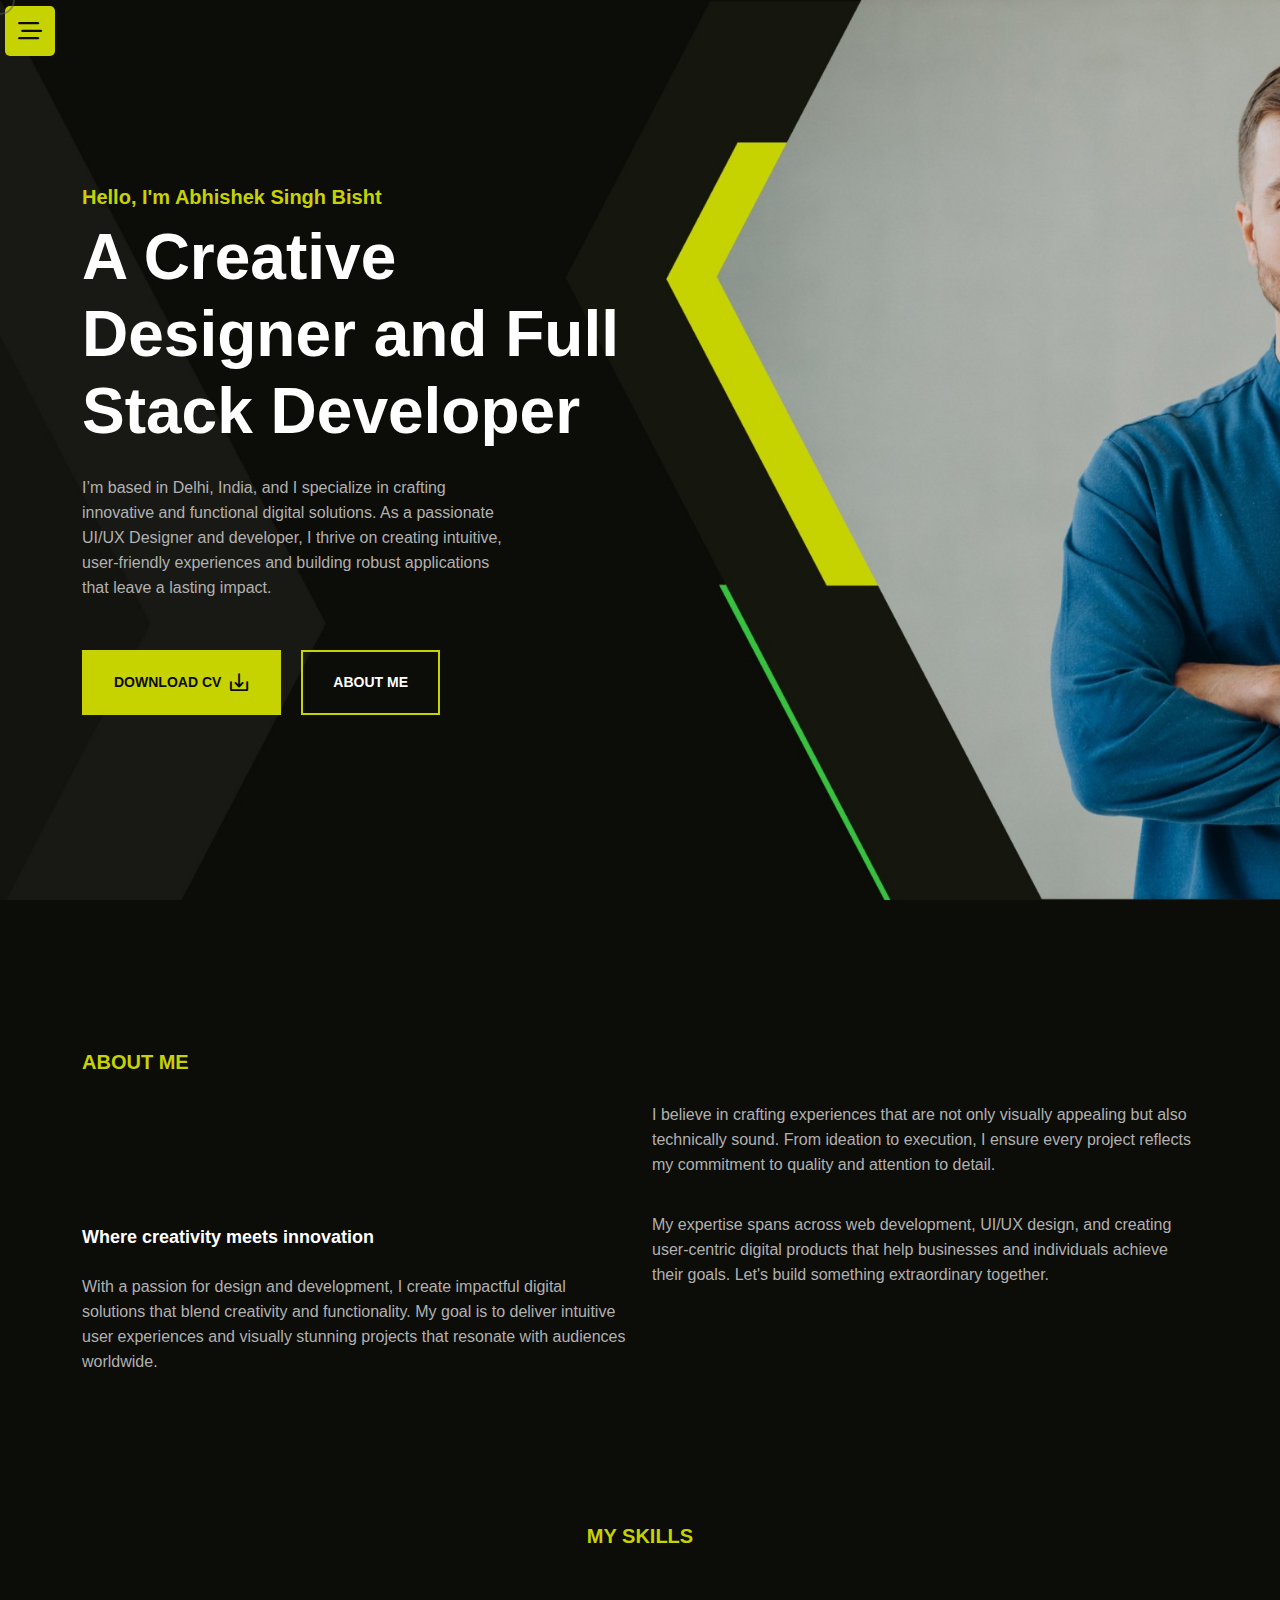
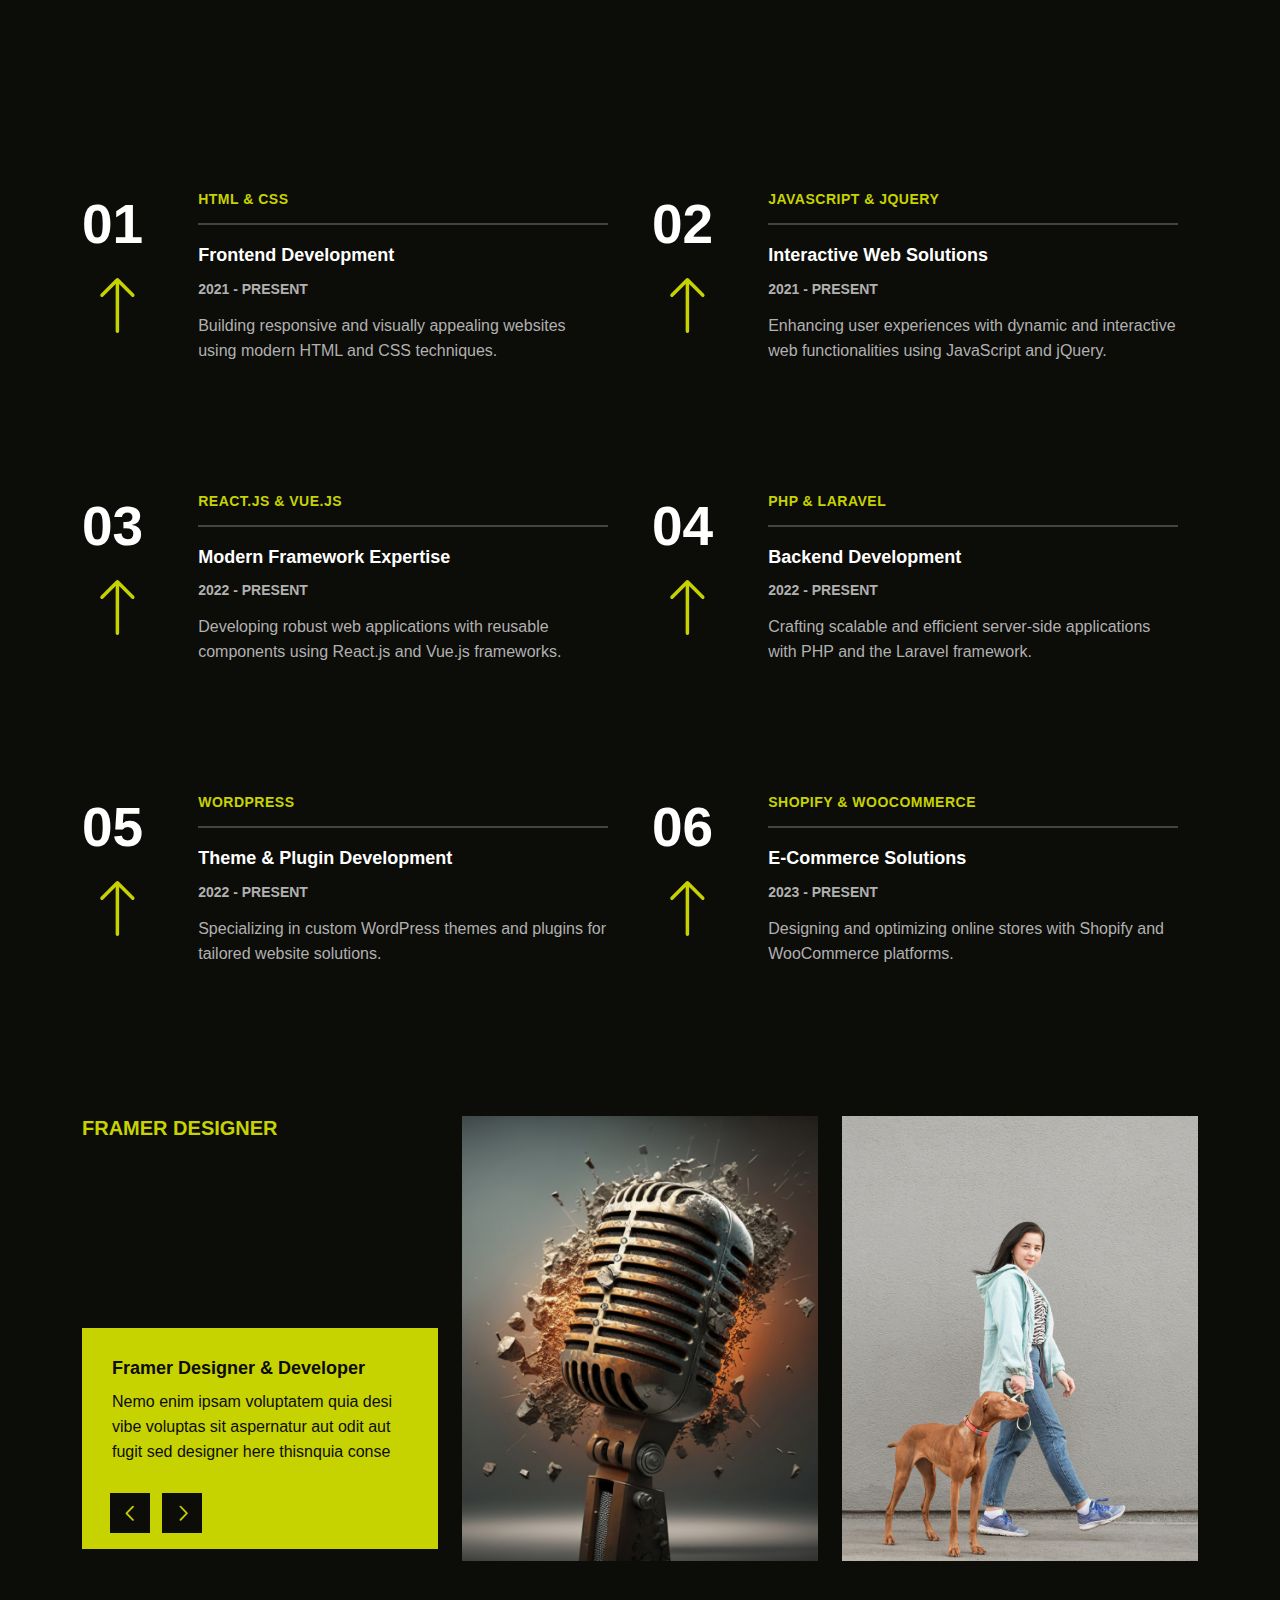
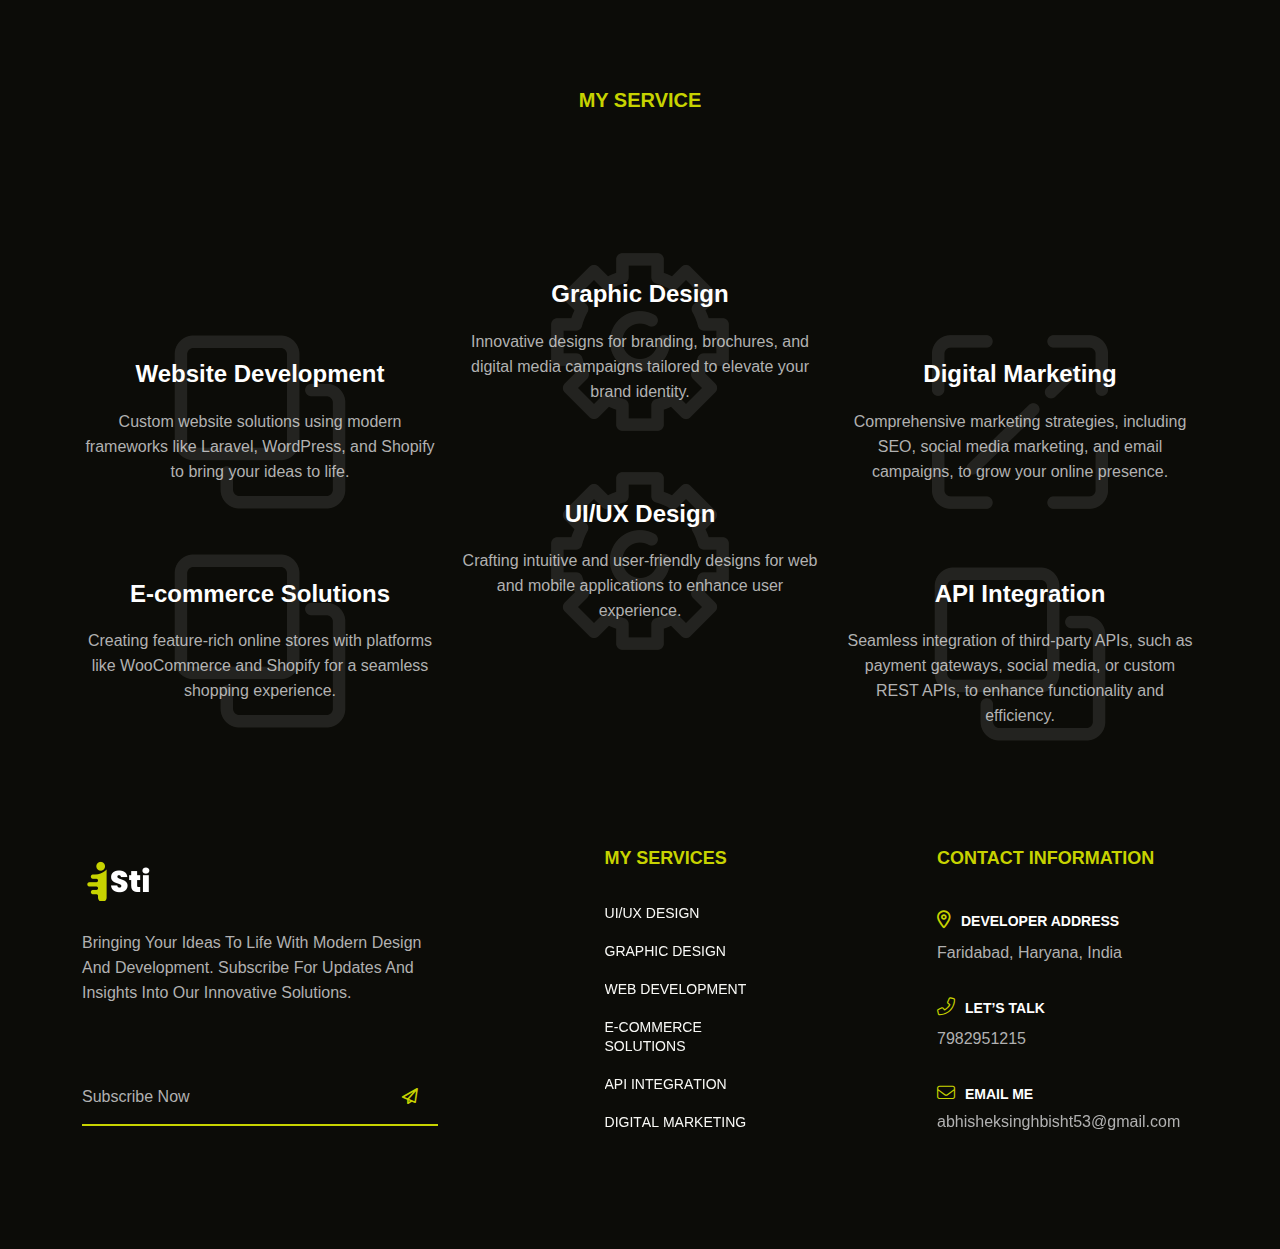
<file: index.html>
<!DOCTYPE html>
<html lang="en">
  <!-- Mirrored from isti-html.vercel.app/index-2.html by HTTrack Website Copier/3.x [XR&CO'2014], Mon, 11 Nov 2024 09:29:01 GMT -->
  <!-- Added by HTTrack --><meta
    http-equiv="content-type"
    content="text/html;charset=utf-8"
  /><!-- /Added by HTTrack -->
  <head>
    <meta charset="UTF-8" />
    <meta http-equiv="X-UA-Compatible" content="IE=edge" />
    <meta name="viewport" content="width=device-width, initial-scale=1" />
    <meta
      name="keywords"
      content="html, personal, personal portfolio, dark, minimal, html template, site template, designer, developer, youtuber, vloger, bloger, bootstrap, dark theme, personal dark theme, personal dark template"
    />
    <meta name="description" content="Isti personal portfolio HTML Template." />
    <meta name="author" content="codeefly" />
    <title>Isti - Creative Portfolio HTML Template</title>
    <link rel="icon" type="image/png" href="images/favicon.png" />
    <link rel="stylesheet" href="css/font-awesome-pro.css" />
    <link rel="stylesheet" href="css/plugin.css" />
    <link rel="stylesheet" href="css/spacing.css" />
    <link rel="stylesheet" href="css/scroll_top.css" />
    <link rel="stylesheet" href="css/style.css" />
    <link rel="stylesheet" href="css/responsive.css" />
    <link rel="stylesheet" href="isti-icon/style.css" />
  </head>

  <body>
    <!--================================
        PRELOADER START
    =================================-->
    <!-- <div class="preloader">
      <svg viewBox="0 0 1000 1000" preserveAspectRatio="none">
        <path id="svg" d="M0,1005S175,995,500,995s500,5,500,5V0H0Z"></path>
      </svg>
      <h5 class="preloader-text">Isti</h5>
    </div> -->
    <!--================================
        PRELOADER END
    =================================-->
    <!--============================
        MANU START
    ==============================-->
    <section class="tf__main_2">
      <span class="mobile_menu_icon">
        <i class="far fa-stream bar_icon"></i>
        <i class="far fa-times close_icon"></i>
      </span>
      <div class="container-fluid">
        <ul class="tf__main_manu_2">
          <li>
            <a href="#" class="tf__logo_2">
              <img src="images/logo_3.png" alt="logo" class="img-fluid"
            /></a>
          </li>
          <li>
            <a href="#home" class="active"><i class="isti-home-21"></i></a>
          </li>
          <li>
            <a href="#about"><i class="isti-user-square-converted"></i></a>
          </li>
          <li>
            <a href="#portfolio"><i class="isti-briefcase"></i></a>
          </li>
          <li>
            <a href="#service"><i class="isti-clipboard"></i></a>
          </li>
          <!-- <li>
            <a href="#testimonial"><i class="isti-quote-down-square"></i></a>
          </li> -->
          <!-- <li>
            <a href="#blog"><i class="isti-path"></i></a>
          </li> -->
          <li>
            <a href="#contact"><i class="isti-messages"></i></a>
          </li>
        </ul>
      </div>
    </section>
    <!--============================
        MANU END
    ==============================-->
    <div class="main">
      <div
        data-bs-spy="scroll"
        data-bs-target="#list-example"
        data-bs-smooth-scroll="true"
        class="scrollspy-example"
        tabindex="0"
      >
        <!--============================
        BANNER START
    ==============================-->
        <section
          id="home"
          class="tf__banner tf__banner_2 bg-fixed"
          style="background: url(images/banner_bg2.jpg)"
        >
          <div class="container h-100">
            <div class="row align-items-center h-100">
              <div class="col-xl-6 col-lg-8">
                <div class="tf__banner_text tf__banner_text_2">
                  <h3>
                    Hello, I'm Abhishek Singh Bisht
                  </h3>
                  <h1>
                    A Creative Designer and Full Stack Developer
                  </h1>
                  <p>
                    I’m based in Delhi, India, and I specialize in crafting
                    innovative and functional digital solutions. As a passionate
                    UI/UX Designer and developer, I thrive on creating
                    intuitive, user-friendly experiences and building robust
                    applications that leave a lasting impact.
                  </p>

                  <ul class="d-flex flex-wrap">
                    <li>
                      <a
                        href="#"
                        class="tf__common_btn d-flex align-items-center download_btn"
                        >Download Cv <i class="isti-download"></i
                      ></a>
                    </li>
                    <li>
                      <a href="#about" class="tf__common_btn tf__blog_btn"
                        >About Me</a
                      >
                    </li>
                  </ul>
                </div>
              </div>
            </div>
          </div>
        </section>
        <!--============================
        BANNER END
    ==============================-->

        <!--============================
        ABOUT START
    ==============================-->
        <section class="tf__about pt_150" id="about">
          <div class="container">
            <div class="row align-items-center">
              <div class="col-lg-6">
                <div
                  class="tf__common_heading tf__about_text tf__about_text_left"
                >
                  <h5>About Me</h5>
                  <h2 data-text-animation="rotate-in">
                    Bringing My Web Portfolio to Life
                  </h2>
                  <h4>Where creativity meets innovation</h4>
                  <p>
                    With a passion for design and development, I create
                    impactful digital solutions that blend creativity and
                    functionality. My goal is to deliver intuitive user
                    experiences and visually stunning projects that resonate
                    with audiences worldwide.
                  </p>
                </div>
              </div>
              <div class="col-lg-6">
                <div class="tf__about_text_rigth">
                  <p>
                    I believe in crafting experiences that are not only visually
                    appealing but also technically sound. From ideation to
                    execution, I ensure every project reflects my commitment to
                    quality and attention to detail.
                  </p>
                  <p>
                    My expertise spans across web development, UI/UX design, and
                    creating user-centric digital products that help businesses
                    and individuals achieve their goals. Let's build something
                    extraordinary together.
                  </p>
                </div>
              </div>
            </div>
          </div>
        </section>
        <!--============================
        ABOUT END
    ==============================-->

        <!--============================
        SKILL START
    ==============================-->
        <section class="tf__skill_2 pt_150" id="portfolio">
          <div class="container">
            <div class="row justify-content-center">
              <div class="col-xl-10">
                <div class="tf__common_heading tf__common_heading2 mb_120">
                  <h5>My Skills</h5>
                  <h2 data-text-animation="rotate-in">
                    Capturing Crafting Stories My Skills Portfolio
                  </h2>
                </div>
              </div>
            </div>
            <div class="row">
              <div class="col-xl-6 col-lg-6">
                <div
                  class="tf__single_skill_2 d-flex flex-wrap"
                  data-animation="fade-bottom"
                  data-offset="100"
                >
                  <h2>01</h2>
                  <span class="tf__skill_2_icon"
                    ><i class="fal fa-long-arrow-up"></i
                  ></span>
                  <div class="tf__single_skill_2_text">
                    <h4>HTML & CSS</h4>
                    <h5>Frontend Development</h5>
                    <span>2021 - Present</span>
                    <p>
                      Building responsive and visually appealing websites using
                      modern HTML and CSS techniques.
                    </p>
                  </div>
                </div>
              </div>
              <div class="col-xl-6 col-lg-6">
                <div
                  class="tf__single_skill_2 d-flex flex-wrap"
                  data-animation="fade-bottom"
                  data-delay=".25"
                  data-offset="100"
                >
                  <h2>02</h2>
                  <span class="tf__skill_2_icon"
                    ><i class="fal fa-long-arrow-up"></i
                  ></span>
                  <div class="tf__single_skill_2_text">
                    <h4>JavaScript & jQuery</h4>
                    <h5>Interactive Web Solutions</h5>
                    <span>2021 - Present</span>
                    <p>
                      Enhancing user experiences with dynamic and interactive
                      web functionalities using JavaScript and jQuery.
                    </p>
                  </div>
                </div>
              </div>
              <div class="col-xl-6 col-lg-6">
                <div
                  class="tf__single_skill_2 d-flex flex-wrap"
                  data-animation="fade-bottom"
                  data-offset="100"
                >
                  <h2>03</h2>
                  <span class="tf__skill_2_icon"
                    ><i class="fal fa-long-arrow-up"></i
                  ></span>
                  <div class="tf__single_skill_2_text">
                    <h4>React.js & Vue.js</h4>
                    <h5>Modern Framework Expertise</h5>
                    <span>2022 - Present</span>
                    <p>
                      Developing robust web applications with reusable
                      components using React.js and Vue.js frameworks.
                    </p>
                  </div>
                </div>
              </div>
              <div class="col-xl-6 col-lg-6">
                <div
                  class="tf__single_skill_2 d-flex flex-wrap"
                  data-animation="fade-bottom"
                  data-delay=".25"
                  data-offset="100"
                >
                  <h2>04</h2>
                  <span class="tf__skill_2_icon"
                    ><i class="fal fa-long-arrow-up"></i
                  ></span>
                  <div class="tf__single_skill_2_text">
                    <h4>PHP & Laravel</h4>
                    <h5>Backend Development</h5>
                    <span>2022 - Present</span>
                    <p>
                      Crafting scalable and efficient server-side applications
                      with PHP and the Laravel framework.
                    </p>
                  </div>
                </div>
              </div>
              <div class="col-xl-6 col-lg-6">
                <div
                  class="tf__single_skill_2 d-flex flex-wrap"
                  data-animation="fade-bottom"
                  data-offset="100"
                >
                  <h2>05</h2>
                  <span class="tf__skill_2_icon"
                    ><i class="fal fa-long-arrow-up"></i
                  ></span>
                  <div class="tf__single_skill_2_text">
                    <h4>WordPress</h4>
                    <h5>Theme & Plugin Development</h5>
                    <span>2022 - Present</span>
                    <p>
                      Specializing in custom WordPress themes and plugins for
                      tailored website solutions.
                    </p>
                  </div>
                </div>
              </div>
              <div class="col-xl-6 col-lg-6">
                <div
                  class="tf__single_skill_2 d-flex flex-wrap"
                  data-animation="fade-bottom"
                  data-delay=".25"
                  data-offset="100"
                >
                  <h2>06</h2>
                  <span class="tf__skill_2_icon"
                    ><i class="fal fa-long-arrow-up"></i
                  ></span>
                  <div class="tf__single_skill_2_text">
                    <h4>Shopify & WooCommerce</h4>
                    <h5>E-commerce Solutions</h5>
                    <span>2023 - Present</span>
                    <p>
                      Designing and optimizing online stores with Shopify and
                      WooCommerce platforms.
                    </p>
                  </div>
                </div>
              </div>
            </div>
          </div>
        </section>
        <!--============================
        SKILL END
    ==============================-->

        <!--============================
        PORTFOLIO START
    ==============================-->
        <section class="tf__portfolio_2 pt_20" id="portfolio">
          <div class="container">
            <div class="row">
              <div class="col-xl-4 col-lg-5">
                <div
                  class="tf__common_heading tf__about_text tf__about_text_left"
                >
                  <h5>Framer Designer</h5>
                  <h2 data-text-animation="rotate-in">My Latests Portfolio</h2>
                </div>
                <div class="tf__portfolio_2_text">
                  <h6>Framer Designer & Developer</h6>
                  <p>
                    Nemo enim ipsam voluptatem quia desi vibe voluptas sit
                    aspernatur aut odit aut fugit sed designer here thisnquia
                    conse
                  </p>
                </div>
              </div>
              <div class="col-xl-8 col-lg-7">
                <div class="row portfolio_2_slider">
                  <div class="col-xl-6">
                    <div class="tf__portfolio_2_img">
                      <img
                        src="images/portfolio_4.jpg"
                        alt="portfolio"
                        class="img-fluid w-100"
                      />
                    </div>
                  </div>
                  <div class="col-xl-6">
                    <div class="tf__portfolio_2_img">
                      <img
                        src="images/portfolio_5.jpg"
                        alt="portfolio"
                        class="img-fluid w-100"
                      />
                    </div>
                  </div>
                  <div class="col-xl-6">
                    <div class="tf__portfolio_2_img">
                      <img
                        src="images/portfolio_4.jpg"
                        alt="portfolio"
                        class="img-fluid w-100"
                      />
                    </div>
                  </div>
                  <div class="col-xl-6">
                    <div class="tf__portfolio_2_img">
                      <img
                        src="images/portfolio_5.jpg"
                        alt="portfolio"
                        class="img-fluid w-100"
                      />
                    </div>
                  </div>
                </div>
              </div>
            </div>
          </div>
        </section>
        <!--============================
        PORTFOLIO END
    ==============================-->

        <!--============================
        COUNTER START
    ==============================-->
        <!-- <section class="tf__counter tf__counter_2 pt_190" id="portfolio">
          <div class="container">
            <div class="row justify-content-between">
              <div class="col-xxl-3 col-md-6 col-xl-3">
                <div
                  class="tf__single_counter tf__single_counter_2"
                  data-animation="fade-left"
                  data-offset="100"
                >
                  <h4><span class="counter">200</span>+</h4>
                  <p>Team member</p>
                  <h5 class="tf__counter_icon tf__counter_icon_2">
                    <i class="fas fa-users-cog" aria-hidden="true"></i>
                  </h5>
                </div>
              </div>
              <div class="col-xxl-3 col-md-6 col-xl-3">
                <div
                  class="tf__single_counter tf__single_counter_2"
                  data-animation="fade-left"
                  data-offset="100"
                  data-delay=".25"
                >
                  <h4><span class="counter">20</span>+</h4>
                  <p>Winning award</p>
                  <h5 class="tf__counter_icon tf__counter_icon_2">
                    <i class="fas fa-award" aria-hidden="true"></i>
                  </h5>
                </div>
              </div>
              <div class="col-xxl-3 col-md-6 col-xl-3">
                <div
                  class="tf__single_counter tf__single_counter_2"
                  data-animation="fade-left"
                  data-offset="100"
                  data-delay=".5"
                >
                  <h4><span class="counter">10</span>k+</h4>
                  <p>Complete project</p>
                  <h5 class="tf__counter_icon tf__counter_icon_2">
                    <i class="far fa-file-certificate" aria-hidden="true"></i>
                  </h5>
                </div>
              </div>
              <div class="col-xxl-3 col-md-6 col-xl-3">
                <div
                  class="tf__single_counter tf__single_counter_2"
                  data-animation="fade-left"
                  data-offset="100"
                  data-delay=".75"
                >
                  <h4><span class="counter">900</span>+</h4>
                  <p>Client review</p>
                  <h5 class="tf__counter_icon tf__counter_icon_2">
                    <i class="fas fa-users-crown" aria-hidden="true"></i>
                  </h5>
                </div>
              </div>
            </div>
          </div>
        </section> -->
        <!--============================
        COUNTER END
    ==============================-->

        <!--============================
        SERVICE START
    ==============================-->
        <section class="tf__service_2 pt_120 xs_pt_50" id="service">
          <div class="container">
            <div class="row justify-content-center">
              <div class="col-xl-10">
                <div
                  class="tf__common_heading tf__common_heading2 mb_180 xs_mb_80"
                >
                  <h5>My service</h5>
                  <h2 data-text-animation="rotate-in">
                    Portfolio of Limitless Ideas
                  </h2>
                </div>
              </div>
            </div>
            <div class="row">
              <div class="col-xl-4 col-lg-4 col-md-6">
                <div
                  class="tf__single_service_2"
                  data-animation="fade-bottom"
                  data-offset="100"
                >
                  <div class="tf__single_service_2_img">
                    <img
                      src="images/service_4.png"
                      alt="service"
                      class="img-fluid w-100"
                    />
                  </div>
                  <h5>Website Development</h5>
                  <p>
                    Custom website solutions using modern frameworks like
                    Laravel, WordPress, and Shopify to bring your ideas to life.
                  </p>
                </div>
              </div>
              <div class="col-xl-4 col-lg-4 col-md-6">
                <div
                  class="tf__single_service_2 tf__single_service_3"
                  data-animation="fade-bottom"
                  data-offset="100"
                  data-delay=".25"
                >
                  <div class="tf__single_service_2_img">
                    <img
                      src="images/service_6.png"
                      alt="service"
                      class="img-fluid w-100"
                    />
                  </div>
                  <h5>Graphic Design</h5>
                  <p>
                    Innovative designs for branding, brochures, and digital
                    media campaigns tailored to elevate your brand identity.
                  </p>
                </div>
              </div>
              <div class="col-xl-4 col-lg-4 col-md-6">
                <div
                  class="tf__single_service_2"
                  data-animation="fade-bottom"
                  data-offset="100"
                  data-delay=".5"
                >
                  <div class="tf__single_service_2_img">
                    <img
                      src="images/service_5.png"
                      alt="service"
                      class="img-fluid w-100"
                    />
                  </div>
                  <h5>Digital Marketing</h5>
                  <p>
                    Comprehensive marketing strategies, including SEO, social
                    media marketing, and email campaigns, to grow your online
                    presence.
                  </p>
                </div>
              </div>
              <div class="col-xl-4 col-lg-4 col-md-6 mt-5 pt-5">
                <div
                  class="tf__single_service_2"
                  data-animation="fade-bottom"
                  data-offset="100"
                >
                  <div class="tf__single_service_2_img">
                    <img
                      src="images/service_4.png"
                      alt="service"
                      class="img-fluid w-100"
                    />
                  </div>
                  <h5>E-commerce Solutions</h5>
                  <p>
                    Creating feature-rich online stores with platforms like
                    WooCommerce and Shopify for a seamless shopping experience.
                  </p>
                </div>
              </div>
              <div class="col-xl-4 col-lg-4 col-md-6 mt-5 pt-5">
                <div
                  class="tf__single_service_2 tf__single_service_3"
                  data-animation="fade-bottom"
                  data-offset="100"
                  data-delay=".25"
                >
                  <div class="tf__single_service_2_img">
                    <img
                      src="images/service_6.png"
                      alt="service"
                      class="img-fluid w-100"
                    />
                  </div>
                  <h5>UI/UX Design</h5>
                  <p>
                    Crafting intuitive and user-friendly designs for web and
                    mobile applications to enhance user experience.
                  </p>
                </div>
              </div>
              <div class="col-xl-4 col-lg-4 col-md-6 mt-5 pt-5">
                <div
                  class="tf__single_service_2"
                  data-animation="fade-bottom"
                  data-offset="100"
                >
                  <div class="tf__single_service_2_img">
                    <img
                      src="images/service_4.png"
                      alt="service"
                      class="img-fluid w-100"
                    />
                  </div>
                  <h5>API Integration</h5>
                  <p>
                    Seamless integration of third-party APIs, such as payment
                    gateways, social media, or custom REST APIs, to enhance
                    functionality and efficiency.
                  </p>
                </div>
              </div>
            </div>
          </div>
        </section>
        <!--============================
        SERVICE END
    ==============================-->

        <!--============================
        REVIEW START
    ==============================-->
        <!-- <section
          class="tf__review_2 pt_200 xs_pt_120 pr_50 xs_pr_0"
          id="testimonial"
        >
          <div class="container-fluid">
            <div class="row justify-content-between">
              <div class="col-xxl-5 col-xl-4">
                <div class="tf__contact_area tf__contact_area_2">
                  <h4 data-text-animation="rotate-in">
                    IF YOU WANT TO UPDATE ?
                  </h4>
                  <h4 data-text-animation="rotate-in" data-delay=".25">
                    STAY CONECTED!
                  </h4>
                  <div class="tf__contact_mail">
                    <input type="text" placeholder="Your e-mail address" />
                    <a href="#" class="tf__subscribtion">SUBSCRIBE NOW</a>
                  </div>
                </div>
              </div>
              <div class="col-xxl-7 col-lg-6 col-xl-8">
                <div class="testimonial_slider_2">
                  <div class="tf__single_review">
                    <span><i class="fas fa-quote-right"></i></span>
                    <ul class="d-flex flex-wrap justify-content-center">
                      <li><i class="fas fa-star"></i></li>
                      <li><i class="fas fa-star"></i></li>
                      <li><i class="fas fa-star"></i></li>
                      <li><i class="fas fa-star"></i></li>
                      <li><i class="fas fa-star"></i></li>
                    </ul>
                    <h5>Brooklyn Simmons</h5>
                    <h6>Marketing Coordinator</h6>
                    <p>
                      Financial planners help people to knowledge in about how
                      to invest and save their moneye the most efficient way
                      eve.planners help people to knowledge in about how.
                    </p>

                    <div class="tf__single_review_img">
                      <img
                        src="images/review_1.png"
                        alt="reviewer"
                        class="img-fluid w-100"
                      />
                    </div>
                  </div>
                  <div class="tf__single_review">
                    <span><i class="fas fa-quote-right"></i></span>
                    <ul class="d-flex flex-wrap justify-content-center">
                      <li><i class="fas fa-star"></i></li>
                      <li><i class="fas fa-star"></i></li>
                      <li><i class="fas fa-star"></i></li>
                      <li><i class="fas fa-star"></i></li>
                      <li><i class="fas fa-star"></i></li>
                    </ul>
                    <h5>Brooklyn Simmons</h5>
                    <h6>Marketing Coordinator</h6>
                    <p>
                      Financial planners help people to knowledge in about how
                      to invest and save their moneye the most efficient way
                      eve.planners help people to knowledge in about how.
                    </p>

                    <div class="tf__single_review_img">
                      <img
                        src="images/review_1.png"
                        alt="reviewer"
                        class="img-fluid w-100"
                      />
                    </div>
                  </div>
                  <div class="tf__single_review">
                    <span><i class="fas fa-quote-right"></i></span>
                    <ul class="d-flex flex-wrap justify-content-center">
                      <li><i class="fas fa-star"></i></li>
                      <li><i class="fas fa-star"></i></li>
                      <li><i class="fas fa-star"></i></li>
                      <li><i class="fas fa-star"></i></li>
                      <li><i class="fas fa-star"></i></li>
                    </ul>
                    <h5>Brooklyn Simmons</h5>
                    <h6>Marketing Coordinator</h6>
                    <p>
                      Financial planners help people to knowledge in about how
                      to invest and save their moneye the most efficient way
                      eve.planners help people to knowledge in about how.
                    </p>

                    <div class="tf__single_review_img">
                      <img
                        src="images/review_1.png"
                        alt="reviewer"
                        class="img-fluid w-100"
                      />
                    </div>
                  </div>
                  <div class="tf__single_review">
                    <span><i class="fas fa-quote-right"></i></span>
                    <ul class="d-flex flex-wrap justify-content-center">
                      <li><i class="fas fa-star"></i></li>
                      <li><i class="fas fa-star"></i></li>
                      <li><i class="fas fa-star"></i></li>
                      <li><i class="fas fa-star"></i></li>
                      <li><i class="fas fa-star"></i></li>
                    </ul>
                    <h5>Brooklyn Simmons</h5>
                    <h6>Marketing Coordinator</h6>
                    <p>
                      Financial planners help people to knowledge in about how
                      to invest and save their moneye the most efficient way
                      eve.planners help people to knowledge in about how.
                    </p>

                    <div class="tf__single_review_img">
                      <img
                        src="images/review_1.png"
                        alt="reviewer"
                        class="img-fluid w-100"
                      />
                    </div>
                  </div>
                </div>
              </div>
            </div>
          </div>
        </section> -->
        <!--============================
        REVIEW END
    ==============================-->

        <!--============================
        EXPERIANCE START
    ==============================-->
        <!-- <section class="tf__experiance tf__experiance_hp2 pt_175">
          <div class="container-fluid">
            <div class="tf__brand pl_90 pr_100">
              <div
                class="row justify-content-xl-between justify-content-center"
              >
                <div class="col-xl-2 col-sm-6 col-md-4 col-lg-4 col-6">
                  <div
                    class="tf__brand_img"
                    data-animation="fade-left"
                    data-offset="100"
                  >
                    <img
                      src="images/brand_6.png"
                      alt="company logo"
                      class="img-fluid w-100"
                    />
                  </div>
                </div>
                <div class="col-xl-2 col-sm-6 col-md-4 col-lg-4 col-6">
                  <div
                    class="tf__brand_img"
                    data-animation="fade-left"
                    data-offset="100"
                    data-delay=".25"
                  >
                    <img
                      src="images/brand_7.png"
                      alt="company logo"
                      class="img-fluid w-100"
                    />
                  </div>
                </div>
                <div class="col-xl-2 col-sm-6 col-md-4 col-lg-4 col-6">
                  <div
                    class="tf__brand_img"
                    data-animation="fade-left"
                    data-offset="100"
                    data-delay=".5"
                  >
                    <img
                      src="images/brand_8.png"
                      alt="company logo"
                      class="img-fluid w-100"
                    />
                  </div>
                </div>
                <div class="col-xl-2 col-sm-6 col-md-4 col-lg-4 col-6">
                  <div
                    class="tf__brand_img"
                    data-animation="fade-left"
                    data-offset="100"
                    data-delay=".75"
                  >
                    <img
                      src="images/brand_9.png"
                      alt="company logo"
                      class="img-fluid w-100"
                    />
                  </div>
                </div>
                <div class="col-xl-2 col-sm-6 col-md-4 col-lg-4 col-6">
                  <div
                    class="tf__brand_img"
                    data-animation="fade-left"
                    data-offset="100"
                    data-delay="1"
                  >
                    <img
                      src="images/brand_10.png"
                      alt="company logo"
                      class="img-fluid w-100"
                    />
                  </div>
                </div>
              </div>
            </div>
          </div>
        </section> -->
        <!--============================
        EXPERIANCE END
    ==============================-->

        <!--============================
        BLOG START
    ==============================-->
        <!-- <section class="tf__blog pt_120 pb_120" id="blog">
          <div class="container">
            <div class="row">
              <div class="row justify-content-center">
                <div class="col-xl-10">
                  <div
                    class="tf__common_heading tf__common_heading2 tf__blog_heading mb_120"
                  >
                    <h5>ALL Blogs</h5>
                    <h2 data-text-animation="rotate-in">
                      From Vision to Reality My Portfolio of Accomplishments
                    </h2>
                  </div>
                </div>
              </div>
            </div>
            <div class="row">
              <div class="col-xl-4 col-lg-6 col-md-6">
                <div
                  class="tf__single_blog"
                  data-animation="fade-left"
                  data-offset="100"
                >
                  <div class="tf__single_blog_img tf__single_blog_img_2">
                    <a
                      href="blog-details.html"
                      data-cursor='<i class="fa-light fa-arrow-up-right"></i>'
                    >
                      <img
                        src="images/blog_7.jpg"
                        alt="blog img"
                        class="img-fluid w-100"
                    /></a>
                    <p><span>15</span> March</p>
                  </div>
                  <div class="tf__single_blog_text tf__blog_text_hp2">
                    <ul class="d-flex flex-wrap">
                      <li><i class="far fa-user"></i>By admin</li>
                      <li><i class="far fa-comments"></i>Comments (05)</li>
                    </ul>
                    <a href="#" class="tf__single_blog_heading"
                      >These cases are perfectly simple and easy</a
                    >

                    <a
                      href="#"
                      class="tf__common_btn tf__blog_btn tf__blog_btn_hp2"
                      >read more<i class="fa-solid fa-arrow-right-long"></i
                    ></a>
                  </div>
                </div>
              </div>
              <div class="col-xl-4 col-lg-6 col-md-6">
                <div
                  class="tf__single_blog"
                  data-animation="fade-left"
                  data-offset="100"
                  data-delay=".25"
                >
                  <div class="tf__single_blog_img tf__single_blog_img_2">
                    <a
                      href="blog-details.html"
                      data-cursor='<i class="fa-light fa-arrow-up-right"></i>'
                    >
                      <img
                        src="images/blog_8.jpg"
                        alt="blog img"
                        class="img-fluid w-100"
                    /></a>
                    <p><span>15</span> March</p>
                  </div>
                  <div class="tf__single_blog_text tf__blog_text_hp2">
                    <ul class="d-flex flex-wrap">
                      <li><i class="far fa-user"></i>By admin</li>
                      <li><i class="far fa-comments"></i>Comments (05)</li>
                    </ul>
                    <a href="#" class="tf__single_blog_heading"
                      >which is the same as saying through shrinking from toil
                    </a>

                    <a
                      href="#"
                      class="tf__common_btn tf__blog_btn tf__blog_btn_hp2"
                      >read more<i class="fa-solid fa-arrow-right-long"></i
                    ></a>
                  </div>
                </div>
              </div>
              <div class="col-xl-4 col-lg-6 col-md-6">
                <div
                  class="tf__single_blog"
                  data-animation="fade-left"
                  data-offset="100"
                  data-delay=".5"
                >
                  <div class="tf__single_blog_img tf__single_blog_img_2">
                    <a
                      href="blog-details.html"
                      data-cursor='<i class="fa-light fa-arrow-up-right"></i>'
                    >
                      <img
                        src="images/blog_9.jpg"
                        alt="blog img"
                        class="img-fluid w-100"
                    /></a>
                    <p><span>15</span> March</p>
                  </div>
                  <div class="tf__single_blog_text tf__blog_text_hp2">
                    <ul class="d-flex flex-wrap">
                      <li><i class="far fa-user"></i>By admin</li>
                      <li><i class="far fa-comments"></i>Comments (05)</li>
                    </ul>
                    <a href="#" class="tf__single_blog_heading"
                      >when our power of choice is design untrammelled and
                      when</a
                    >

                    <a
                      href="#"
                      class="tf__common_btn tf__blog_btn tf__blog_btn_hp2"
                      >read more<i class="fa-solid fa-arrow-right-long"></i
                    ></a>
                  </div>
                </div>
              </div>
            </div>
          </div>
        </section> -->
        <!--============================
        BLOG END
    ==============================-->

        <!--============================
        FOOTER START
    ==============================-->
        <footer class="tf__footer pb_80 pt_120" id="contact">
          <div class="container">
            <div class="row justify-content-between">
              <div class="col-xl-4 col-md-12 col-lg-4">
                <div class="tf__footer_left">
                  <a href="index.html" class="tf__footer_logo mb-3">
                    <img
                      src="images/logo_3.png"
                      alt="footer logo"
                      class="img-fluid w-100"
                    />
                  </a>
                  <p>
                    Bringing your ideas to life with modern design and
                    development. Subscribe for updates and insights into our
                    innovative solutions.
                  </p>
                  <form class="tf__footer_subscrib d-flex flex-wrap">
                    <input type="text" placeholder="Subscribe Now" />
                    <button type="submit">
                      <i class="far fa-paper-plane"></i>
                    </button>
                  </form>
                </div>
              </div>
              <div class="col-xl-2 col-md-6 col-lg-3">
                <div class="tf__footer_middle">
                  <h4>My Services</h4>
                  <ul>
                    <li>
                      <a href="#" class="text_hover_animaiton">UI/UX Design</a>
                    </li>
                    <li>
                      <a href="#" class="text_hover_animaiton"
                        >Graphic Design</a
                      >
                    </li>
                    <li>
                      <a href="#" class="text_hover_animaiton"
                        >Web Development</a
                      >
                    </li>
                    <li>
                      <a href="#" class="text_hover_animaiton"
                        >E-commerce Solutions</a
                      >
                    </li>
                    <li>
                      <a href="#" class="text_hover_animaiton"
                        >API Integration</a
                      >
                    </li>
                    <li>
                      <a href="#" class="text_hover_animaiton"
                        >Digital Marketing</a
                      >
                    </li>
                  </ul>
                </div>
              </div>
              <div class="col-xl-3 col-md-6 col-lg-4">
                <div class="tf__footer_right">
                  <h4>Contact Information</h4>
                  <div class="tf__footer_right_address">
                    <h5>
                      <i class="far fa-map-marker-alt"></i>Developer Address
                    </h5>
                    <p>Faridabad, Haryana, India</p>
                  </div>
                  <div class="tf__footer_right_address">
                    <h5><i class="fal fa-phone-alt"></i>Let’s Talk</h5>
                    <p>7982951215</p>
                  </div>
                  <div class="tf__footer_right_address">
                    <h5><i class="fal fa-envelope"></i>Email Me</h5>
                    <a
                      href="mailto:abhisheksinghbisht53@gmail.com"
                      class="text_hover_animaiton"
                      >abhisheksinghbisht53@gmail.com</a
                    >
                  </div>
                </div>
              </div>
            </div>
          </div>
        </footer>

        <!--============================
        FOOTER END
    ==============================-->

        <!--============================
        COPYRIGHT START
    ==============================-->
        <!-- <section class="tf__copyright">
          <div class="container">
            <div class="col-xl-12">
              <div
                class="tf__main_copyright d-flex flex-wrap justify-content-between"
              >
                <p>© Codeefly 2024 | All Rights Reserved</p>
                <ul class="d-flex flex-wrap">
                  <li>
                    <a href="#" class="text_hover_animaiton"
                      >Trams & Condition</a
                    >
                  </li>
                  <li>
                    <a href="#" class="text_hover_animaiton">Privacy Policy</a>
                  </li>
                  <li><a href="#" class="text_hover_animaiton">Sitemap</a></li>
                </ul>
              </div>
            </div>
          </div>
        </section> -->
        <!--============================
        COPYRIGHT END
    ==============================-->
      </div>
    </div>

    <!--================================
        SCROLL BUTTON START
    =================================-->
    <div class="progress-wrap c-pointer">
      <svg
        class="progress-circle svg-content"
        width="100%"
        height="100%"
        viewBox="-1 -1 102 102"
      >
        <path d="M50,1 a49,49 0 0,1 0,98 a49,49 0 0,1 0,-98" />
      </svg>
    </div>
    <!--================================
        SCROLL BUTTON END
    =================================-->

    <div id="magic-cursor">
      <div id="ball"></div>
    </div>

    <!--js-->
    <script src="js/plugin.js"></script>
    <script src="js/animation.js"></script>
    <script src="js/scroll_top.js"></script>
    <script src="js/main.js"></script>
  </body>

  <!-- Mirrored from isti-html.vercel.app/index-2.html by HTTrack Website Copier/3.x [XR&CO'2014], Mon, 11 Nov 2024 09:29:31 GMT -->
</html>
</file>
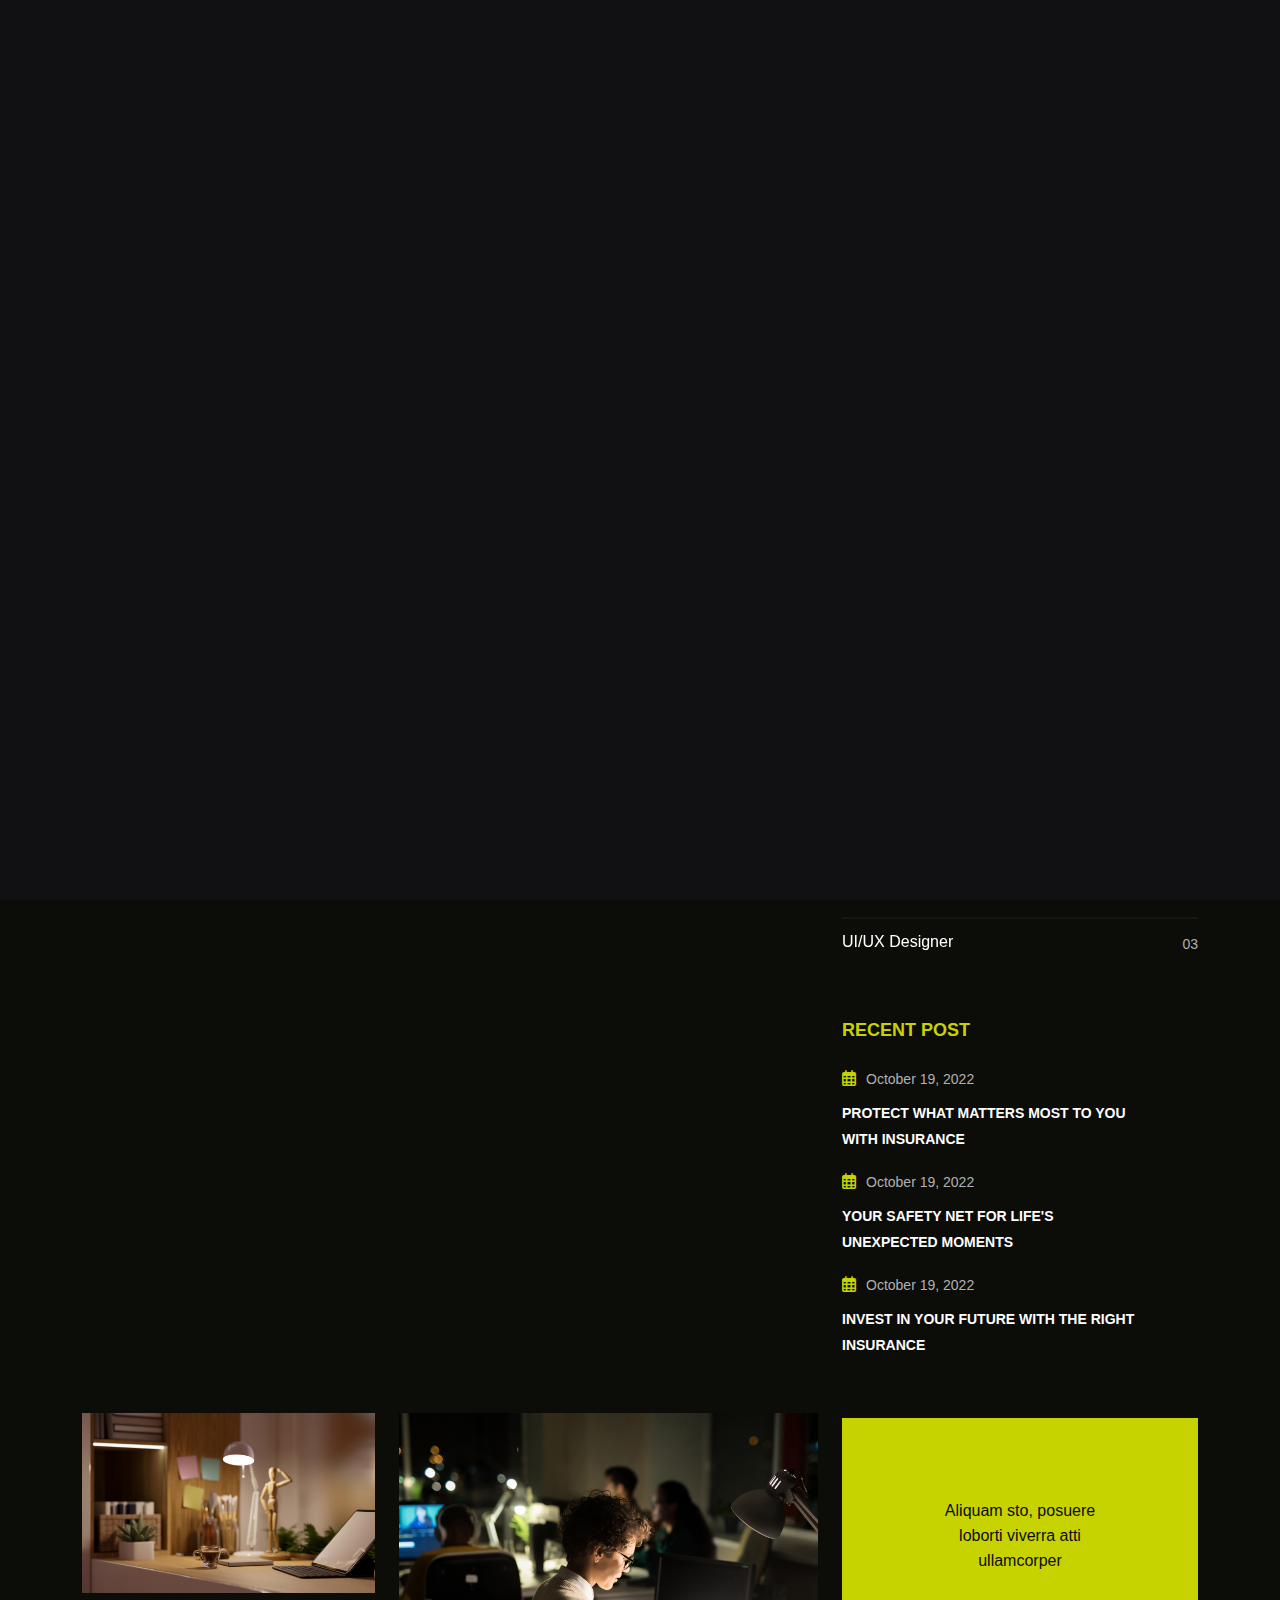
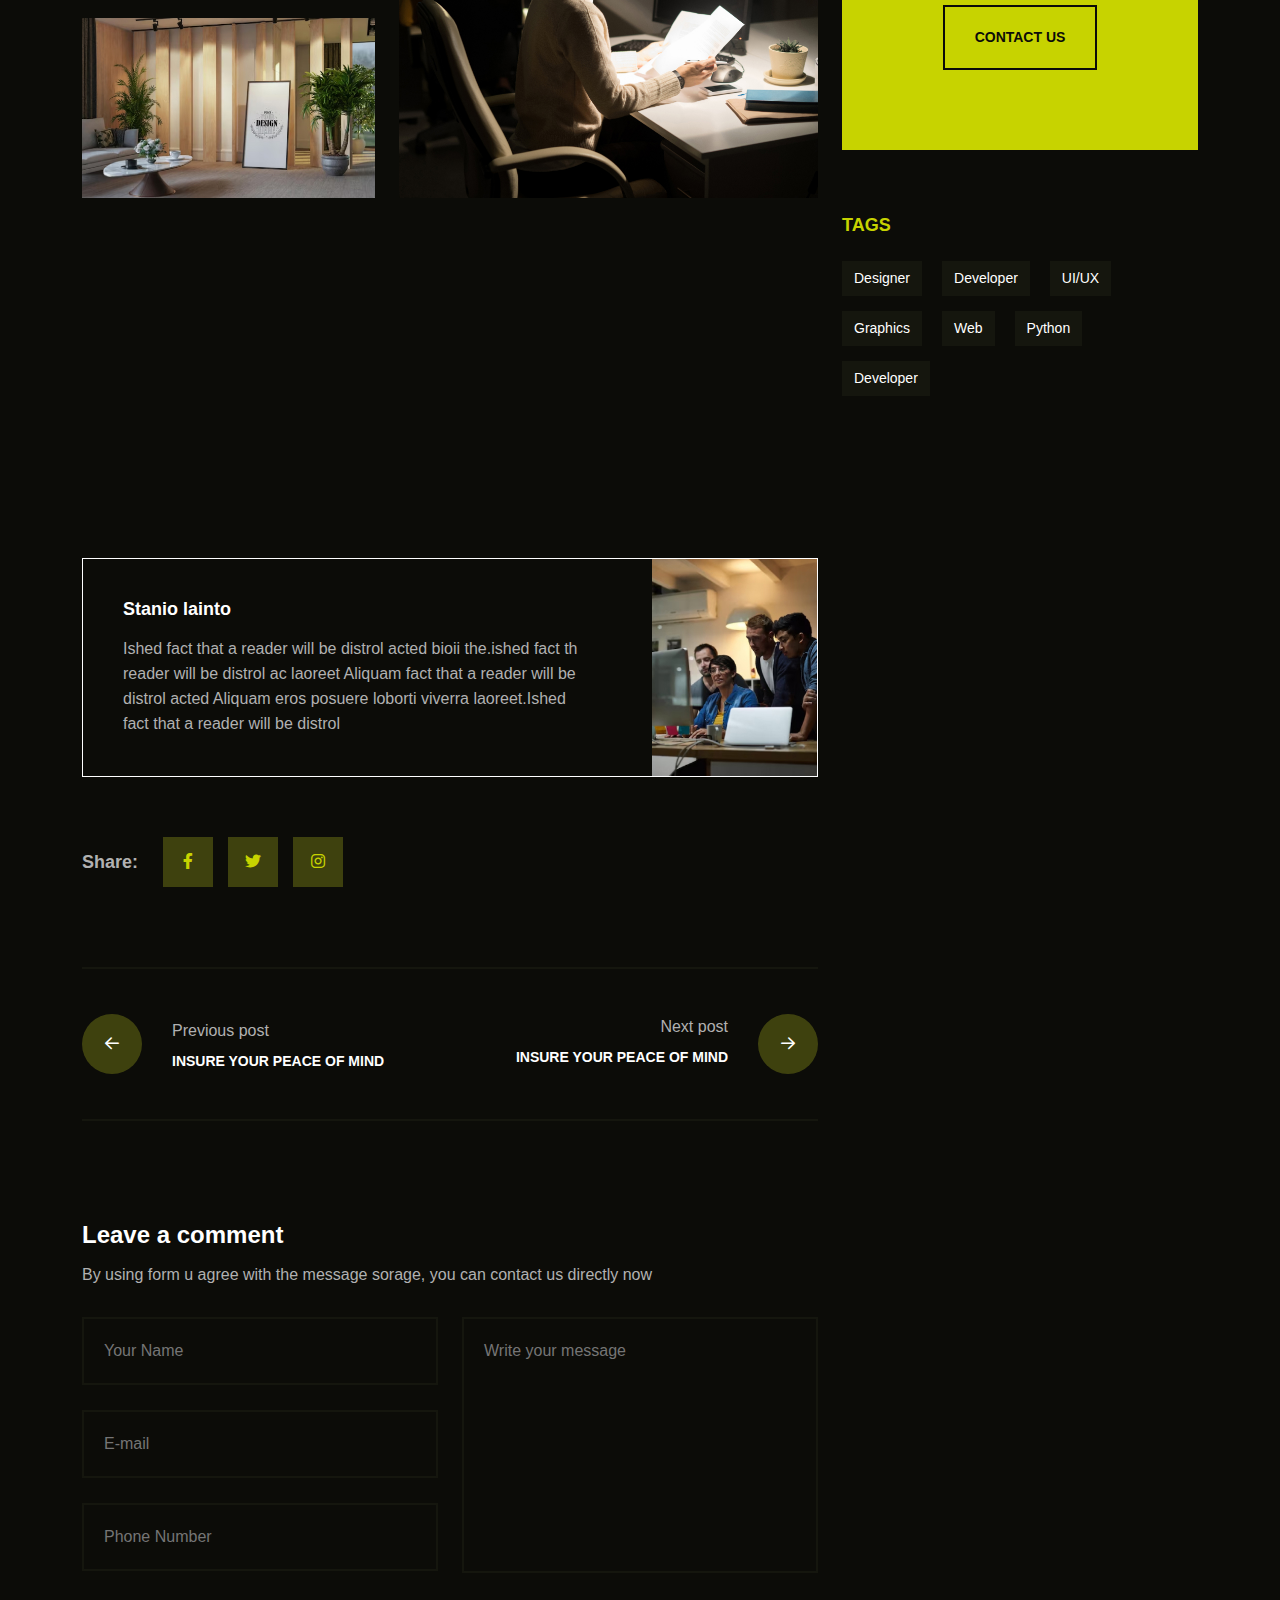
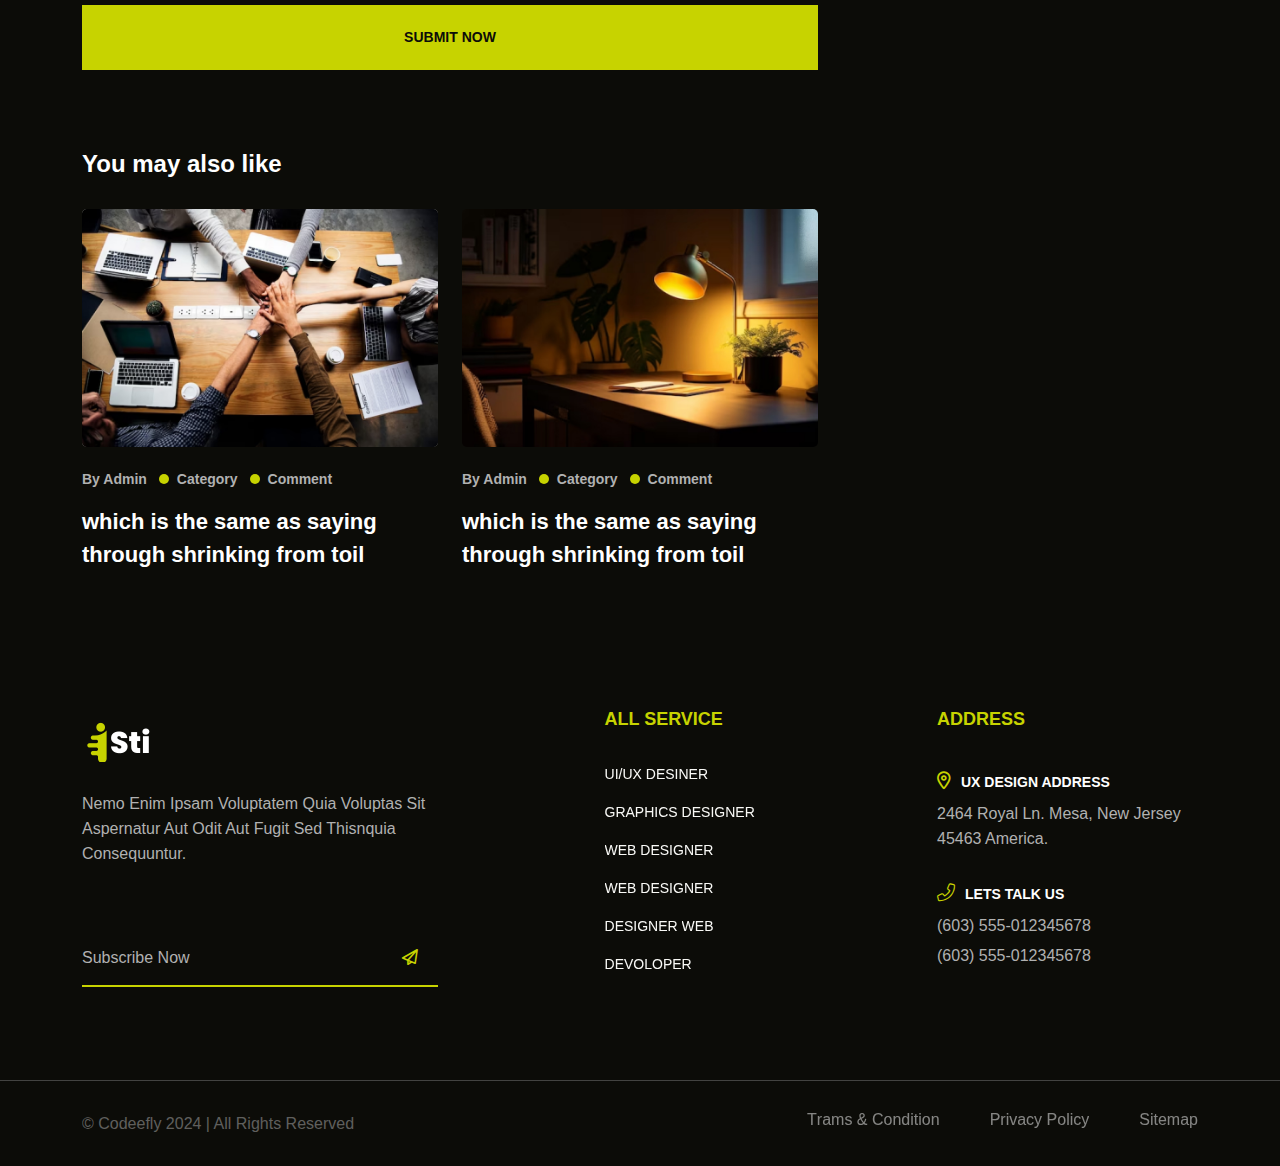
<file: blog-details.html>
<!DOCTYPE html>
<html lang="en">
  
<!-- Mirrored from isti-html.vercel.app/blog-details.html by HTTrack Website Copier/3.x [XR&CO'2014], Mon, 11 Nov 2024 09:29:53 GMT -->
<!-- Added by HTTrack --><meta http-equiv="content-type" content="text/html;charset=utf-8" /><!-- /Added by HTTrack -->
<head>
    <meta charset="UTF-8" />
    <meta http-equiv="X-UA-Compatible" content="IE=edge" />
    <meta name="viewport" content="width=device-width, initial-scale=1" />
    <meta
      name="keywords"
      content="html, personal, personal portfolio, dark, minimal, html template, site template, designer, developer, youtuber, vloger, bloger, bootstrap, dark theme, personal dark theme, personal dark template"
    />
    <meta name="description" content="Isti personal portfolio HTML Template." />
    <meta name="author" content="codeefly" />
    <title>Isti - Creative Portfolio HTML Template</title>
    <link rel="icon" type="image/png" href="images/favicon.png" />
    <link rel="stylesheet" href="css/font-awesome-pro.css" />
    <link rel="stylesheet" href="css/plugin.css" />
    <link rel="stylesheet" href="css/spacing.css" />
    <link rel="stylesheet" href="css/scroll_top.css" />
    <link rel="stylesheet" href="css/style.css" />
    <link rel="stylesheet" href="css/responsive.css" />
    <link rel="stylesheet" href="isti-icon/style.css" />
  </head>

  <body>
    <!--================================
        PRELOADER START
    =================================-->
    <div class="preloader">
      <svg viewBox="0 0 1000 1000" preserveAspectRatio="none">
        <path id="svg" d="M0,1005S175,995,500,995s500,5,500,5V0H0Z"></path>
      </svg>
      <h5 class="preloader-text">Isti</h5>
    </div>
    <!--================================
        PRELOADER END
    =================================-->
    <!--============================
        MAIN MANU START
    ==============================-->
    <nav class="navbar navbar-expand-lg tf__main_menu pl_50 pr_60">
      <div class="container">
        <a class="navbar-brand" href="index.html"
          ><img src="images/logo_2.png" alt="logo" class="img-fluid w-100"
        /></a>
        <button
          class="navbar-toggler"
          type="button"
          data-bs-toggle="collapse"
          data-bs-target="#navbarSupportedContent"
          aria-controls="navbarSupportedContent"
          aria-expanded="false"
          aria-label="Toggle navigation"
        >
          <i class="far fa-stream menu_icon_bar"></i>
          <i class="far fa-times close_icon_close"></i>
        </button>
        <div class="collapse navbar-collapse" id="navbarSupportedContent">
          <ul class="navbar-nav ms-auto">
            <li class="nav-item">
              <a class="nav-link text_hover_animaiton" href="#"
                >Home <i class="far fa-angle-down"></i
              ></a>
              <ul class="tf__dropdown">
                <li><a href="index.html">Multipage</a></li>
                <li><a href="index-2.html">Onepage</a></li>
              </ul>
            </li>
            <li class="nav-item">
              <a class="nav-link text_hover_animaiton" href="#about"
                >About Us</a
              >
            </li>
            <li class="nav-item">
              <a class="nav-link text_hover_animaiton" href="#service"
                >Services</a
              >
            </li>
            <li class="nav-item">
              <a class="nav-link text_hover_animaiton" href="#projects"
                >Projects</a
              >
            </li>
            <li class="nav-item">
              <a class="nav-link text_hover_animaiton active" href="blog.html"
                >Blog <i class="far fa-angle-down"></i
              ></a>
              <ul class="tf__dropdown">
                <li><a href="blog.html">blog</a></li>
                <li><a href="blog-details.html">blog details</a></li>
              </ul>
            </li>
            <li class="nav-item">
              <a class="nav-link text_hover_animaiton pe-0" href="contact.html"
                >Contact
              </a>
            </li>
          </ul>
        </div>
      </div>
    </nav>

    <!--============================
        MAIN MANU END
    ==============================-->

    <!--============================
        BREADCRUMBS START
    ==============================-->
    <section
      class="tf__breadcrumbs"
      style="background: url(images/bredcrumbs_bg.jpg)"
    >
      <div class="container h-100">
        <div class="row align-items-center h-100">
          <div
            class="tf__breadcrumbs_text d-sm-flex flex-wrap justify-content-between pt-5"
          >
            <h5>Blog Details</h5>
            <ul>
              <li><a href="#" class="text_hover_animaiton">Home</a></li>
              <li>Blog Details</li>
            </ul>
          </div>
        </div>
      </div>
    </section>
    <!--============================
        BREADCRUMBS END
    ==============================-->

    <!--============================
        BLOG DETAILS START
    ==============================-->
    <section class="tf__blog_details pt_100 pb_130">
      <div class="container">
        <div class="row">
          <div class="col-lg-8">
            <div class="tf__blog_details_left">
              <h2 data-text-animation="rotate-in">
                Safeguarding Your Dreams and Aspirations
              </h2>
              <ul class="tf__reach_details d-flex flex-wrap">
                <li><i class="far fa-user"></i>By admin</li>
                <li><i class="far fa-sd-card"></i>Category</li>
                <li><i class="far fa-comments"></i>Comments (05)</li>
              </ul>
              <div class="tf__blog_details_img1">
                <div data-text-animation="img-blur">
                  <img
                    src="images/blog_details_1.jpg"
                    alt="blog details"
                    class="img-fluid w-100"
                  />
                </div>
              </div>
              <p data-text-animation="scrub">
                Aliquam eros justo, posuere loborti viverra laoreet matti
                ullamcorper posuere viverra .Aliquam eros justo, posuere
                lobortis non, viverra laoreet augue mattis fermentum ullamcorper
                viverra laoreet
              </p>
              <p data-text-animation="scrub">
                Aliquam eros justo, posuere loborti viverra laoreet matti
                ullamcorper posuere viverra .Aliquam eros justo, posuere
                lobortis non, viverra laoreet augue mattis fermentum ullamcorper
                viverra laore Aliquam eros justo, posuere loborti viverra
                laoreet matti ullamcorper posuere viverra .Aliquam eros justo,
                posuere lobortis non
              </p>
              <div class="row">
                <div class="col-xl-5">
                  <div class="tf__blog_details_img2 mt_10">
                    <img
                      src="images/blog_details_2.jpg"
                      alt="blog details"
                      class="img-fluid w-100"
                    />
                  </div>
                  <div class="tf__blog_details_img2">
                    <img
                      src="images/blog_details_3.jpg"
                      alt="blog details"
                      class="img-fluid w-100"
                    />
                  </div>
                </div>
                <div class="col-xl-7">
                  <div class="tf__blog_details_img3 mt_10">
                    <img
                      src="images/blog_details_4.jpg"
                      alt="blog details"
                      class="img-fluid w-100"
                    />
                  </div>
                </div>
              </div>
              <p data-text-animation="scrub">
                Aliquam eros justo, posuere loborti viverra laoreet matti
                ullamcorper posuere viverra .Aliquam eros justo, posuere
                lobortis non, viverra laoreet augue mattis fermentum ullamcorper
                viverra laoreet Aliquam eros justo
              </p>
              <p class="mt_100" data-text-animation="scrub">
                Aliquam eros justo, posuere loborti viverra laoreet matti
                ullamcorper posuere viverra .Aliquam eros justo, posuere
                lobortis, viverra laoreet augue mattis fermentum ullamcorper
                viverra laoreet Alim eros justo, posuere loborti viverra laoreet
                matti ullamcorper posuere viverra .Aliquam eros justo, posuere
                lobortis non, viverra
              </p>
              <div class="tf__clint_feedback mt_60">
                <div class="row">
                  <div class="col-xl-9">
                    <div class="tf__clint_feedback_text">
                      <h6>Stanio lainto</h6>
                      <p>
                        Ished fact that a reader will be distrol acted bioii
                        the.ished fact th reader will be distrol ac laoreet
                        Aliquam fact that a reader will be distrol acted Aliquam
                        eros posuere loborti viverra laoreet.Ished fact that a
                        reader will be distrol
                      </p>
                    </div>
                  </div>
                  <div class="col-xl-3">
                    <div class="tf__clint_feedback_img">
                      <img
                        src="images/blog_details_5.jpg"
                        alt="blog details"
                        class="img-fluid w-100"
                      />
                    </div>
                  </div>
                </div>
              </div>
              <ul
                class="tf__blog_details_shaer d-flex flex-wrap align-items-center mt_60 mb_80"
              >
                <li><span>Share:</span></li>
                <li>
                  <a href="#"><i class="fab fa-facebook-f"></i></a>
                </li>
                <li>
                  <a href="#"><i class="fab fa-twitter"></i></a>
                </li>
                <li>
                  <a href="#"><i class="fab fa-instagram"></i></a>
                </li>
              </ul>
              <div class="tf__blog_details_post">
                <div class="row">
                  <div class="col-xl-6 col-md-6">
                    <div
                      class="tf__privious_post d-flex flex-wrap align-items-center"
                    >
                      <a href="#" class="next_btn"
                        ><i class="far fa-arrow-left"></i
                      ></a>
                      <div class="tf__privious_post_text">
                        <p>Previous post</p>
                        <h5><a href="#">Insure your peace of mind</a></h5>
                      </div>
                    </div>
                  </div>
                  <div class="col-xl-6 col-md-6">
                    <div
                      class="tf__next_post d-flex flex-wrap justify-content-end"
                    >
                      <div class="tf__next_post_text">
                        <p>Next post</p>
                        <h5><a href="#">Insure your peace of mind</a></h5>
                      </div>
                      <a href="#" class="prev_btn"
                        ><i class="far fa-arrow-right"></i
                      ></a>
                    </div>
                  </div>
                </div>
              </div>
              <form class="tf__blog_details_form">
                <h4>Leave a comment</h4>
                <p>
                  By using form u agree with the message sorage, you can contact
                  us directly now
                </p>
                <div class="row">
                  <div class="col-xl-6 col-lg-6">
                    <input type="text" placeholder="Your Name" />
                    <input type="text" placeholder="E-mail" />
                    <input type="text" placeholder="Phone Number" />
                  </div>
                  <div class="col-xl-6 col-lg-6">
                    <textarea
                      rows="8"
                      placeholder="Write your message"
                    ></textarea>
                  </div>
                  <div class="col-xl-12">
                    <button class="tf__common_btn tf__blog_details_form_btn">
                      Submit Now
                    </button>
                  </div>
                </div>
              </form>
              <div class="tf__another_blog">
                <h4>You may also like</h4>
                <div class="row">
                  <div class="col-xl-6">
                    <div class="tf__another_single_blog">
                      <a
                        href="#"
                        class="tf__another_single_blog_img"
                        data-cursor='<i class="fa-light fa-arrow-up-right"></i>'
                        data-animation="img-blur"
                      >
                        <img
                          src="images/blog_details_6.jpg"
                          alt="blog details"
                          class="img-fluid w-100"
                        />
                      </a>
                      <div class="tf__another_single_blog_text">
                        <ul class="d-flex flex-wrap">
                          <li>By Admin</li>
                          <li>Category</li>
                          <li>Comment</li>
                        </ul>
                        <a
                          href="blog-details.html"
                          class="tf__single_blog_heading mb-2"
                          >which is the same as saying through shrinking from
                          toil
                        </a>
                      </div>
                    </div>
                  </div>
                  <div class="col-xl-6">
                    <div class="tf__another_single_blog">
                      <a
                        href="#"
                        class="tf__another_single_blog_img"
                        data-cursor='<i class="fa-light fa-arrow-up-right"></i>'
                        data-animation="img-blur"
                      >
                        <img
                          src="images/blog_details_7.jpg"
                          alt="blog details"
                          class="img-fluid w-100"
                        />
                      </a>
                      <div class="tf__another_single_blog_text">
                        <ul class="d-flex flex-wrap">
                          <li>By Admin</li>
                          <li>Category</li>
                          <li>Comment</li>
                        </ul>
                        <a
                          href="blog-details.html"
                          class="tf__single_blog_heading mb-2"
                          >which is the same as saying through shrinking from
                          toil
                        </a>
                      </div>
                    </div>
                  </div>
                </div>
              </div>
            </div>
          </div>
          <div class="col-lg-4">
            <div class="tf__blog_clasic_right">
              <form class="tf__blog_searchbar tf__blog_common_header">
                <h5>Search</h5>
                <input type="text" />
                <button class="tf__search_icon">
                  <i class="far fa-search" aria-hidden="true"></i>
                </button>
              </form>
              <div class="tf__blog_common_header">
                <h5>Category</h5>
                <ul class="tf__blog_categories mt-5">
                  <li>
                    <a href="#" class="d-flex justify-content-between"
                      ><span class="text_hover_animaiton category_list"
                        >Web Designer</span
                      ><span>02</span></a
                    >
                  </li>
                  <li>
                    <a href="#" class="d-flex justify-content-between"
                      ><span class="text_hover_animaiton category_list"
                        >Graphics Designer</span
                      ><span>04</span></a
                    >
                  </li>
                  <li>
                    <a href="#" class="d-flex justify-content-between"
                      ><span class="text_hover_animaiton category_list"
                        >Web Developer</span
                      ><span>02</span></a
                    >
                  </li>
                  <li>
                    <a href="#" class="d-flex justify-content-between"
                      ><span class="text_hover_animaiton category_list"
                        >UI/UX Designer</span
                      ><span>03</span></a
                    >
                  </li>
                </ul>
              </div>
              <div class="tf__blog_common_header">
                <h5>Recent post</h5>
                <div class="tf__recent_post">
                  <p><i class="fas fa-calendar-alt"></i>October 19, 2022</p>
                  <a href="blog-details.html"
                    >Protect What Matters Most to You with Insurance</a
                  >
                </div>
                <div class="tf__recent_post">
                  <p><i class="fas fa-calendar-alt"></i>October 19, 2022</p>
                  <a href="blog-details.html"
                    >Your Safety Net for Life's Unexpected Moments</a
                  >
                </div>
                <div class="tf__recent_post">
                  <p><i class="fas fa-calendar-alt"></i>October 19, 2022</p>
                  <a href="blog-details.html"
                    >Invest in Your Future with the Right Insurance</a
                  >
                </div>
              </div>
              <div class="tf_blog_contact">
                <p>Aliquam sto, posuere loborti viverra atti ullamcorper</p>
                <a href="#" class="tf__common_btn tf_blog_contact_btn"
                  >Contact Us</a
                >
              </div>
              <div class="tf__blog_common_header">
                <h5>Tags</h5>
                <ul class="tf__blog_tags d-flex flex-wrap">
                  <li><a href="#">designer</a></li>
                  <li><a href="#">Developer</a></li>
                  <li><a href="#">UI/UX</a></li>
                  <li><a href="#">Graphics</a></li>
                  <li><a href="#">web</a></li>
                  <li><a href="#">python</a></li>
                  <li><a href="#">developer</a></li>
                </ul>
              </div>
            </div>
          </div>
        </div>
      </div>
    </section>
    <!--============================
        BLOG DETAILS END
    ==============================-->

    <!--============================
        FOOTER START
    ==============================-->
    <footer class="tf__footer pb_80">
      <div class="container">
        <div class="row justify-content-between">
          <div class="col-xl-4 col-md-12 col-lg-4">
            <div class="tf__footer_left">
              <a href="index.html" class="tf__footer_logo mb-3">
                <img
                  src="images/logo_3.png"
                  alt="footer logo"
                  class="img-fluid w-100"
                />
              </a>
              <p>
                Nemo enim ipsam voluptatem quia voluptas sit aspernatur aut odit
                aut fugit sed thisnquia consequuntur.
              </p>
              <form class="tf__footer_subscrib d-flex flex-wrap">
                <input type="text" placeholder="Subscribe Now" />
                <button type="submit">
                  <i class="far fa-paper-plane"></i>
                </button>
              </form>
            </div>
          </div>
          <div class="col-xl-2 col-md-6 col-lg-3">
            <div class="tf__footer_middle">
              <h4>All Service</h4>
              <ul>
                <li>
                  <a href="#" class="text_hover_animaiton">UI/UX Desiner</a>
                </li>
                <li>
                  <a href="#" class="text_hover_animaiton">Graphics Designer</a>
                </li>
                <li>
                  <a href="#" class="text_hover_animaiton">web designer</a>
                </li>
                <li>
                  <a href="#" class="text_hover_animaiton">web designer</a>
                </li>
                <li>
                  <a href="#" class="text_hover_animaiton">designer web</a>
                </li>
                <li><a href="#" class="text_hover_animaiton">Devoloper</a></li>
              </ul>
            </div>
          </div>
          <div class="col-xl-3 col-md-6 col-lg-4">
            <div class="tf__footer_right">
              <h4>Address</h4>
              <div class="tf__footer_right_address">
                <h5><i class="far fa-map-marker-alt"></i>UX Design Address</h5>
                <p>2464 Royal Ln. Mesa, New Jersey 45463 America.</p>
              </div>
              <div class="tf__footer_right_address">
                <h5><i class="fal fa-phone-alt"></i>Lets Talk us</h5>
                <p>(603) 555-012345678</p>
                <p>(603) 555-012345678</p>
              </div>
            </div>
          </div>
        </div>
      </div>
    </footer>
    <!--============================
        FOOTER END
    ==============================-->

    <!--============================
        COPYRIGHT START
    ==============================-->
    <section class="tf__copyright">
      <div class="container">
        <div class="col-xl-12">
          <div
            class="tf__main_copyright d-flex flex-wrap justify-content-between"
          >
            <p>© Codeefly 2024 | All Rights Reserved</p>
            <ul class="d-flex flex-wrap">
              <li>
                <a href="#" class="text_hover_animaiton">Trams & Condition</a>
              </li>
              <li>
                <a href="#" class="text_hover_animaiton">Privacy Policy</a>
              </li>
              <li><a href="#" class="text_hover_animaiton">Sitemap</a></li>
            </ul>
          </div>
        </div>
      </div>
    </section>
    <!--============================
        COPYRIGHT END
    ==============================-->
    <!--================================
        SCROLL BUTTON START
    =================================-->
    <div class="progress-wrap c-pointer">
      <svg
        class="progress-circle svg-content"
        width="100%"
        height="100%"
        viewBox="-1 -1 102 102"
      >
        <path d="M50,1 a49,49 0 0,1 0,98 a49,49 0 0,1 0,-98" />
      </svg>
    </div>
    <!--================================
        SCROLL BUTTON END
    =================================-->

    <div id="magic-cursor">
      <div id="ball"></div>
    </div>

    <!--js-->
    <script src="js/plugin.js"></script>
    <script src="js/animation.js"></script>
    <script src="js/scroll_top.js"></script>
    <script src="js/main.js"></script>
  </body>

<!-- Mirrored from isti-html.vercel.app/blog-details.html by HTTrack Website Copier/3.x [XR&CO'2014], Mon, 11 Nov 2024 09:30:04 GMT -->
</html>
</file>
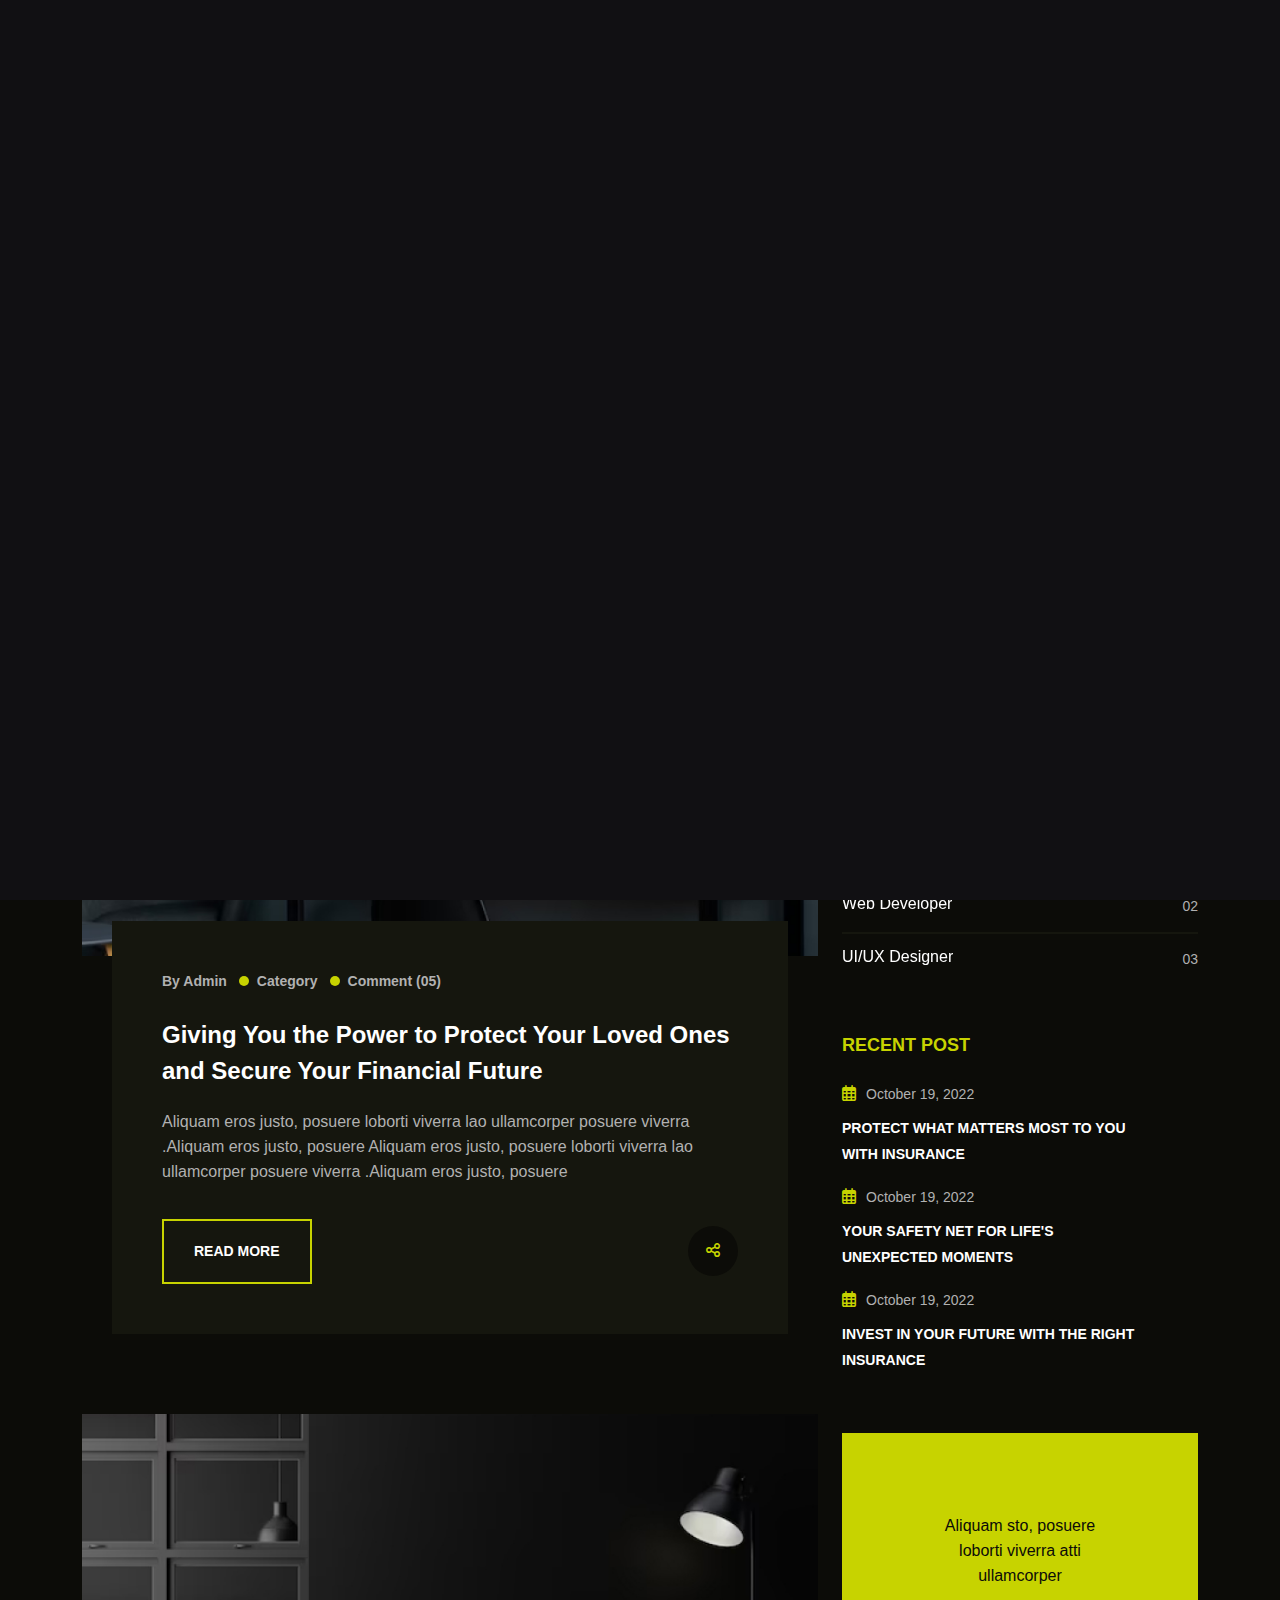
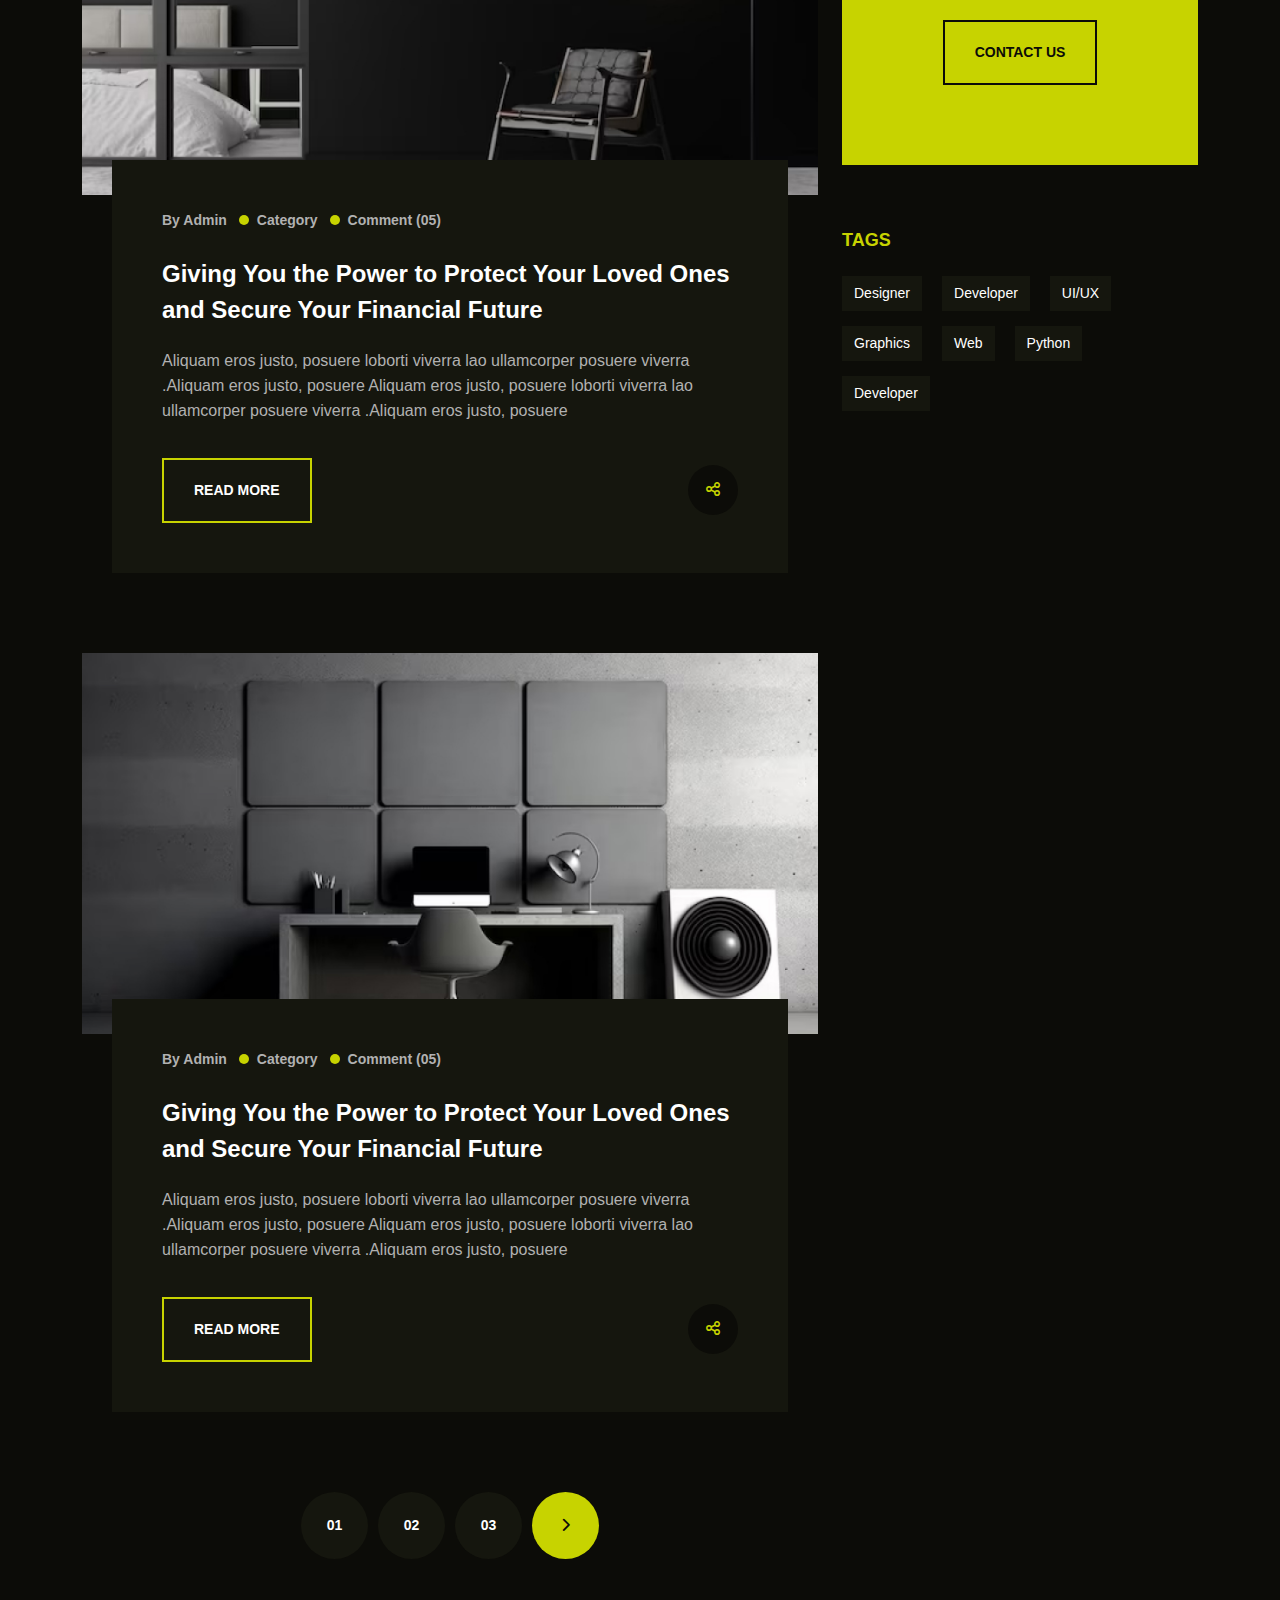
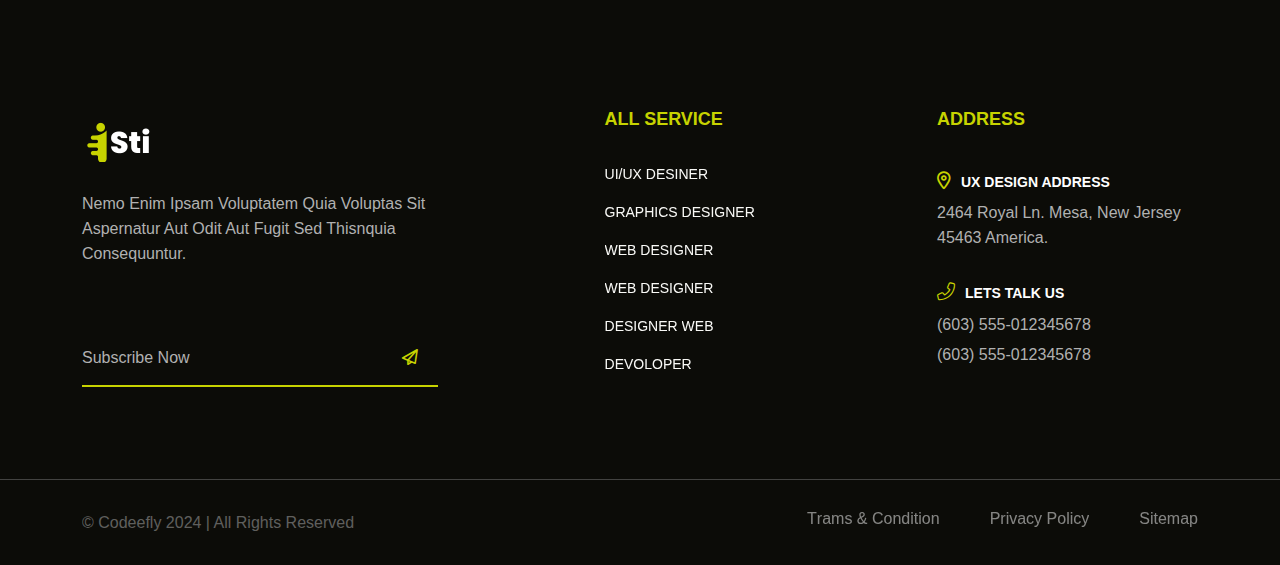
<file: blog.html>
<!DOCTYPE html>
<html lang="en">
  
<!-- Mirrored from isti-html.vercel.app/blog.html by HTTrack Website Copier/3.x [XR&CO'2014], Mon, 11 Nov 2024 09:30:23 GMT -->
<!-- Added by HTTrack --><meta http-equiv="content-type" content="text/html;charset=utf-8" /><!-- /Added by HTTrack -->
<head>
    <meta charset="UTF-8" />
    <meta http-equiv="X-UA-Compatible" content="IE=edge" />
    <meta name="viewport" content="width=device-width, initial-scale=1" />
    <meta
      name="keywords"
      content="html, personal, personal portfolio, dark, minimal, html template, site template, designer, developer, youtuber, vloger, bloger, bootstrap, dark theme, personal dark theme, personal dark template"
    />
    <meta name="description" content="Isti personal portfolio HTML Template." />
    <meta name="author" content="codeefly" />
    <title>Isti - Creative Portfolio HTML Template</title>
    <link rel="icon" type="image/png" href="images/favicon.png" />
    <link rel="stylesheet" href="css/font-awesome-pro.css" />
    <link rel="stylesheet" href="css/plugin.css" />
    <link rel="stylesheet" href="css/spacing.css" />
    <link rel="stylesheet" href="css/scroll_top.css" />
    <link rel="stylesheet" href="css/style.css" />
    <link rel="stylesheet" href="css/responsive.css" />
    <link rel="stylesheet" href="isti-icon/style.css" />
  </head>

  <body>
    <!--================================
        PRELOADER START
    =================================-->
    <div class="preloader">
      <svg viewBox="0 0 1000 1000" preserveAspectRatio="none">
        <path id="svg" d="M0,1005S175,995,500,995s500,5,500,5V0H0Z"></path>
      </svg>
      <h5 class="preloader-text">Isti</h5>
    </div>
    <!--================================
        PRELOADER END
    =================================-->
    <!--============================
        MAIN MANU START
    ==============================-->
    <nav class="navbar navbar-expand-lg tf__main_menu pl_50 pr_60">
      <div class="container">
        <a class="navbar-brand" href="index.html"
          ><img src="images/logo_2.png" alt="logo" class="img-fluid w-100"
        /></a>
        <button
          class="navbar-toggler"
          type="button"
          data-bs-toggle="collapse"
          data-bs-target="#navbarSupportedContent"
          aria-controls="navbarSupportedContent"
          aria-expanded="false"
          aria-label="Toggle navigation"
        >
          <i class="far fa-stream menu_icon_bar"></i>
          <i class="far fa-times close_icon_close"></i>
        </button>
        <div class="collapse navbar-collapse" id="navbarSupportedContent">
          <ul class="navbar-nav ms-auto">
            <li class="nav-item">
              <a class="nav-link text_hover_animaiton" href="#"
                >Home <i class="far fa-angle-down"></i
              ></a>
              <ul class="tf__dropdown">
                <li><a href="index.html">Multipage</a></li>
                <li><a href="index-2.html">Onepage</a></li>
              </ul>
            </li>
            <li class="nav-item">
              <a class="nav-link text_hover_animaiton" href="#about"
                >About Us</a
              >
            </li>
            <li class="nav-item">
              <a class="nav-link text_hover_animaiton" href="#service"
                >Services</a
              >
            </li>
            <li class="nav-item">
              <a class="nav-link text_hover_animaiton" href="#projects"
                >Projects</a
              >
            </li>
            <li class="nav-item">
              <a class="nav-link text_hover_animaiton active" href="blog.html"
                >Blog <i class="far fa-angle-down"></i
              ></a>
              <ul class="tf__dropdown">
                <li><a href="blog.html">blog</a></li>
                <li><a href="blog-details.html">blog details</a></li>
              </ul>
            </li>
            <li class="nav-item">
              <a class="nav-link text_hover_animaiton pe-0" href="contact.html"
                >Contact
              </a>
            </li>
          </ul>
        </div>
      </div>
    </nav>

    <!--============================
        MAIN MANU END
    ==============================-->

    <!--============================
        BREADCRUMBS START
    ==============================-->
    <section
      class="tf__breadcrumbs"
      style="background: url(images/bredcrumbs_bg.jpg)"
    >
      <div class="container h-100">
        <div class="row align-items-center h-100">
          <div
            class="tf__breadcrumbs_text d-sm-flex flex-wrap justify-content-between pt-5"
          >
            <h5>Blog Classic</h5>
            <ul>
              <li><a href="#" class="text_hover_animaiton">Home</a></li>
              <li>Blog Classic</li>
            </ul>
          </div>
        </div>
      </div>
    </section>
    <!--============================
        BREADCRUMBS END
    ==============================-->

    <!--============================
        BLOG CLASIC START
    ==============================-->
    <section class="tf__blog_clasic pt_115 pb_150">
      <div class="container">
        <div class="row">
          <div class="col-lg-8">
            <div class="tf__blog_clasic_left">
              <div class="tf__single_blog_clasic">
                <div class="tf__blog_clasic_img" data-animation="img-blur">
                  <img
                    src="images/blog_4.jpg"
                    alt="blog img"
                    class="img-fluid w-100"
                  />
                </div>
                <div class="tf__blog_clasic_text">
                  <ul class="d-flex flex-wrap">
                    <li>By Admin</li>
                    <li>Category</li>
                    <li>Comment (05)</li>
                  </ul>

                  <a class="blog_title" href="blog-details.html"
                    >Giving You the Power to Protect Your Loved Ones and Secure
                    Your Financial Future</a
                  >
                  <p>
                    Aliquam eros justo, posuere loborti viverra lao ullamcorper
                    posuere viverra .Aliquam eros justo, posuere Aliquam eros
                    justo, posuere loborti viverra lao ullamcorper posuere
                    viverra .Aliquam eros justo, posuere
                  </p>

                  <div
                    class="tf__blog_link d-flex flex-wrap justify-content-between"
                  >
                    <a
                      href="blog-details.html"
                      class="tf__common_btn tf__blog_btn"
                      >read more</a
                    >
                    <a href="#" class="tf__blog_share"
                      ><i class="far fa-share-alt"></i
                    ></a>
                  </div>
                </div>
              </div>
              <div class="tf__single_blog_clasic">
                <div class="tf__blog_clasic_img" data-animation="img-blur">
                  <img
                    src="images/blog_5.jpg"
                    alt="blog img"
                    class="img-fluid w-100"
                  />
                </div>
                <div class="tf__blog_clasic_text">
                  <ul class="d-flex flex-wrap">
                    <li>By Admin</li>
                    <li>Category</li>
                    <li>Comment (05)</li>
                  </ul>

                  <a class="blog_title" href="blog-details.html"
                    >Giving You the Power to Protect Your Loved Ones and Secure
                    Your Financial Future</a
                  >
                  <p>
                    Aliquam eros justo, posuere loborti viverra lao ullamcorper
                    posuere viverra .Aliquam eros justo, posuere Aliquam eros
                    justo, posuere loborti viverra lao ullamcorper posuere
                    viverra .Aliquam eros justo, posuere
                  </p>

                  <div
                    class="tf__blog_link d-flex flex-wrap justify-content-between"
                  >
                    <a
                      href="blog-details.html"
                      class="tf__common_btn tf__blog_btn"
                      >read more</a
                    >
                    <a href="#" class="tf__blog_share"
                      ><i class="far fa-share-alt"></i
                    ></a>
                  </div>
                </div>
              </div>
              <div class="tf__single_blog_clasic">
                <div class="tf__blog_clasic_img" data-animation="img-blur">
                  <img
                    src="images/blog_6.jpg"
                    alt="blog img"
                    class="img-fluid w-100"
                  />
                </div>
                <div class="tf__blog_clasic_text">
                  <ul class="d-flex flex-wrap">
                    <li>By Admin</li>
                    <li>Category</li>
                    <li>Comment (05)</li>
                  </ul>

                  <a class="blog_title" href="blog-details.html"
                    >Giving You the Power to Protect Your Loved Ones and Secure
                    Your Financial Future</a
                  >
                  <p>
                    Aliquam eros justo, posuere loborti viverra lao ullamcorper
                    posuere viverra .Aliquam eros justo, posuere Aliquam eros
                    justo, posuere loborti viverra lao ullamcorper posuere
                    viverra .Aliquam eros justo, posuere
                  </p>

                  <div
                    class="tf__blog_link d-flex flex-wrap justify-content-between"
                  >
                    <a
                      href="blog-details.html"
                      class="tf__common_btn tf__blog_btn"
                      >read more</a
                    >
                    <a href="#" class="tf__blog_share"
                      ><i class="far fa-share-alt"></i
                    ></a>
                  </div>
                </div>
              </div>
            </div>
            <div id="tf__pagination">
              <nav aria-label="...">
                <ul class="pagination justify-content-center">
                  <li class="page-item">
                    <a class="page-link" href="#">01</a>
                  </li>
                  <li class="page-item">
                    <a class="page-link" href="#">02</a>
                  </li>
                  <li class="page-item">
                    <a class="page-link" href="#">03</a>
                  </li>
                  <li class="page-item">
                    <a class="page-link active" href="#"
                      ><i class="fa fa-chevron-right"></i
                    ></a>
                  </li>
                </ul>
              </nav>
            </div>
          </div>
          <div class="col-lg-4">
            <div class="tf__blog_clasic_right">
              <form class="tf__blog_searchbar tf__blog_common_header">
                <h5>Search</h5>
                <input type="text" />
                <button class="tf__search_icon">
                  <i class="far fa-search" aria-hidden="true"></i>
                </button>
              </form>
              <div class="tf__blog_common_header">
                <h5>Category</h5>
                <ul class="tf__blog_categories mt-5">
                  <li>
                    <a href="#" class="d-flex justify-content-between"
                      ><span class="text_hover_animaiton category_list"
                        >Web Designer</span
                      ><span>02</span></a
                    >
                  </li>
                  <li>
                    <a href="#" class="d-flex justify-content-between"
                      ><span class="text_hover_animaiton category_list"
                        >Graphics Designer</span
                      ><span>04</span></a
                    >
                  </li>
                  <li>
                    <a href="#" class="d-flex justify-content-between"
                      ><span class="text_hover_animaiton category_list"
                        >Web Developer</span
                      ><span>02</span></a
                    >
                  </li>
                  <li>
                    <a href="#" class="d-flex justify-content-between"
                      ><span class="text_hover_animaiton category_list"
                        >UI/UX Designer</span
                      ><span>03</span></a
                    >
                  </li>
                </ul>
              </div>
              <div class="tf__blog_common_header">
                <h5>Recent post</h5>
                <div class="tf__recent_post">
                  <p><i class="fas fa-calendar-alt"></i>October 19, 2022</p>
                  <a href="blog-details.html"
                    >Protect What Matters Most to You with Insurance</a
                  >
                </div>
                <div class="tf__recent_post">
                  <p><i class="fas fa-calendar-alt"></i>October 19, 2022</p>
                  <a href="blog-details.html"
                    >Your Safety Net for Life's Unexpected Moments</a
                  >
                </div>
                <div class="tf__recent_post">
                  <p><i class="fas fa-calendar-alt"></i>October 19, 2022</p>
                  <a href="blog-details.html"
                    >Invest in Your Future with the Right Insurance</a
                  >
                </div>
              </div>
              <div class="tf_blog_contact">
                <p>Aliquam sto, posuere loborti viverra atti ullamcorper</p>
                <a href="#" class="tf__common_btn tf_blog_contact_btn"
                  >Contact Us</a
                >
              </div>
              <div class="tf__blog_common_header">
                <h5>Tags</h5>
                <ul class="tf__blog_tags d-flex flex-wrap">
                  <li><a href="#">designer</a></li>
                  <li><a href="#">Developer</a></li>
                  <li><a href="#">UI/UX</a></li>
                  <li><a href="#">Graphics</a></li>
                  <li><a href="#">web</a></li>
                  <li><a href="#">python</a></li>
                  <li><a href="#">developer</a></li>
                </ul>
              </div>
            </div>
          </div>
        </div>
      </div>
    </section>
    <!--============================
        BLOG CLASIC END
    ==============================-->

    <!--============================
        FOOTER START
    ==============================-->
    <footer class="tf__footer pb_80">
      <div class="container">
        <div class="row justify-content-between">
          <div class="col-xl-4 col-md-12 col-lg-4">
            <div class="tf__footer_left">
              <a href="index.html" class="tf__footer_logo mb-3">
                <img
                  src="images/logo_3.png"
                  alt="footer logo"
                  class="img-fluid w-100"
                />
              </a>
              <p>
                Nemo enim ipsam voluptatem quia voluptas sit aspernatur aut odit
                aut fugit sed thisnquia consequuntur.
              </p>
              <form class="tf__footer_subscrib d-flex flex-wrap">
                <input type="text" placeholder="Subscribe Now" />
                <button type="submit">
                  <i class="far fa-paper-plane"></i>
                </button>
              </form>
            </div>
          </div>
          <div class="col-xl-2 col-md-6 col-lg-3">
            <div class="tf__footer_middle">
              <h4>All Service</h4>
              <ul>
                <li>
                  <a href="#" class="text_hover_animaiton">UI/UX Desiner</a>
                </li>
                <li>
                  <a href="#" class="text_hover_animaiton">Graphics Designer</a>
                </li>
                <li>
                  <a href="#" class="text_hover_animaiton">web designer</a>
                </li>
                <li>
                  <a href="#" class="text_hover_animaiton">web designer</a>
                </li>
                <li>
                  <a href="#" class="text_hover_animaiton">designer web</a>
                </li>
                <li><a href="#" class="text_hover_animaiton">Devoloper</a></li>
              </ul>
            </div>
          </div>
          <div class="col-xl-3 col-md-6 col-lg-4">
            <div class="tf__footer_right">
              <h4>Address</h4>
              <div class="tf__footer_right_address">
                <h5><i class="far fa-map-marker-alt"></i>UX Design Address</h5>
                <p>2464 Royal Ln. Mesa, New Jersey 45463 America.</p>
              </div>
              <div class="tf__footer_right_address">
                <h5><i class="fal fa-phone-alt"></i>Lets Talk us</h5>
                <p>(603) 555-012345678</p>
                <p>(603) 555-012345678</p>
              </div>
            </div>
          </div>
        </div>
      </div>
    </footer>
    <!--============================
        FOOTER END
    ==============================-->

    <!--============================
        COPYRIGHT START
    ==============================-->
    <section class="tf__copyright">
      <div class="container">
        <div class="col-xl-12">
          <div
            class="tf__main_copyright d-flex flex-wrap justify-content-between"
          >
            <p>© Codeefly 2024 | All Rights Reserved</p>
            <ul class="d-flex flex-wrap">
              <li>
                <a href="#" class="text_hover_animaiton">Trams & Condition</a>
              </li>
              <li>
                <a href="#" class="text_hover_animaiton">Privacy Policy</a>
              </li>
              <li><a href="#" class="text_hover_animaiton">Sitemap</a></li>
            </ul>
          </div>
        </div>
      </div>
    </section>
    <!--============================
        COPYRIGHT END
    ==============================-->
    <!--================================
        SCROLL BUTTON START
    =================================-->
    <div class="progress-wrap c-pointer">
      <svg
        class="progress-circle svg-content"
        width="100%"
        height="100%"
        viewBox="-1 -1 102 102"
      >
        <path d="M50,1 a49,49 0 0,1 0,98 a49,49 0 0,1 0,-98" />
      </svg>
    </div>
    <!--================================
        SCROLL BUTTON END
    =================================-->

    <div id="magic-cursor">
      <div id="ball"></div>
    </div>

    <!--js-->
    <script src="js/plugin.js"></script>
    <script src="js/animation.js"></script>
    <script src="js/scroll_top.js"></script>
    <script src="js/main.js"></script>
  </body>

<!-- Mirrored from isti-html.vercel.app/blog.html by HTTrack Website Copier/3.x [XR&CO'2014], Mon, 11 Nov 2024 09:30:26 GMT -->
</html>
</file>
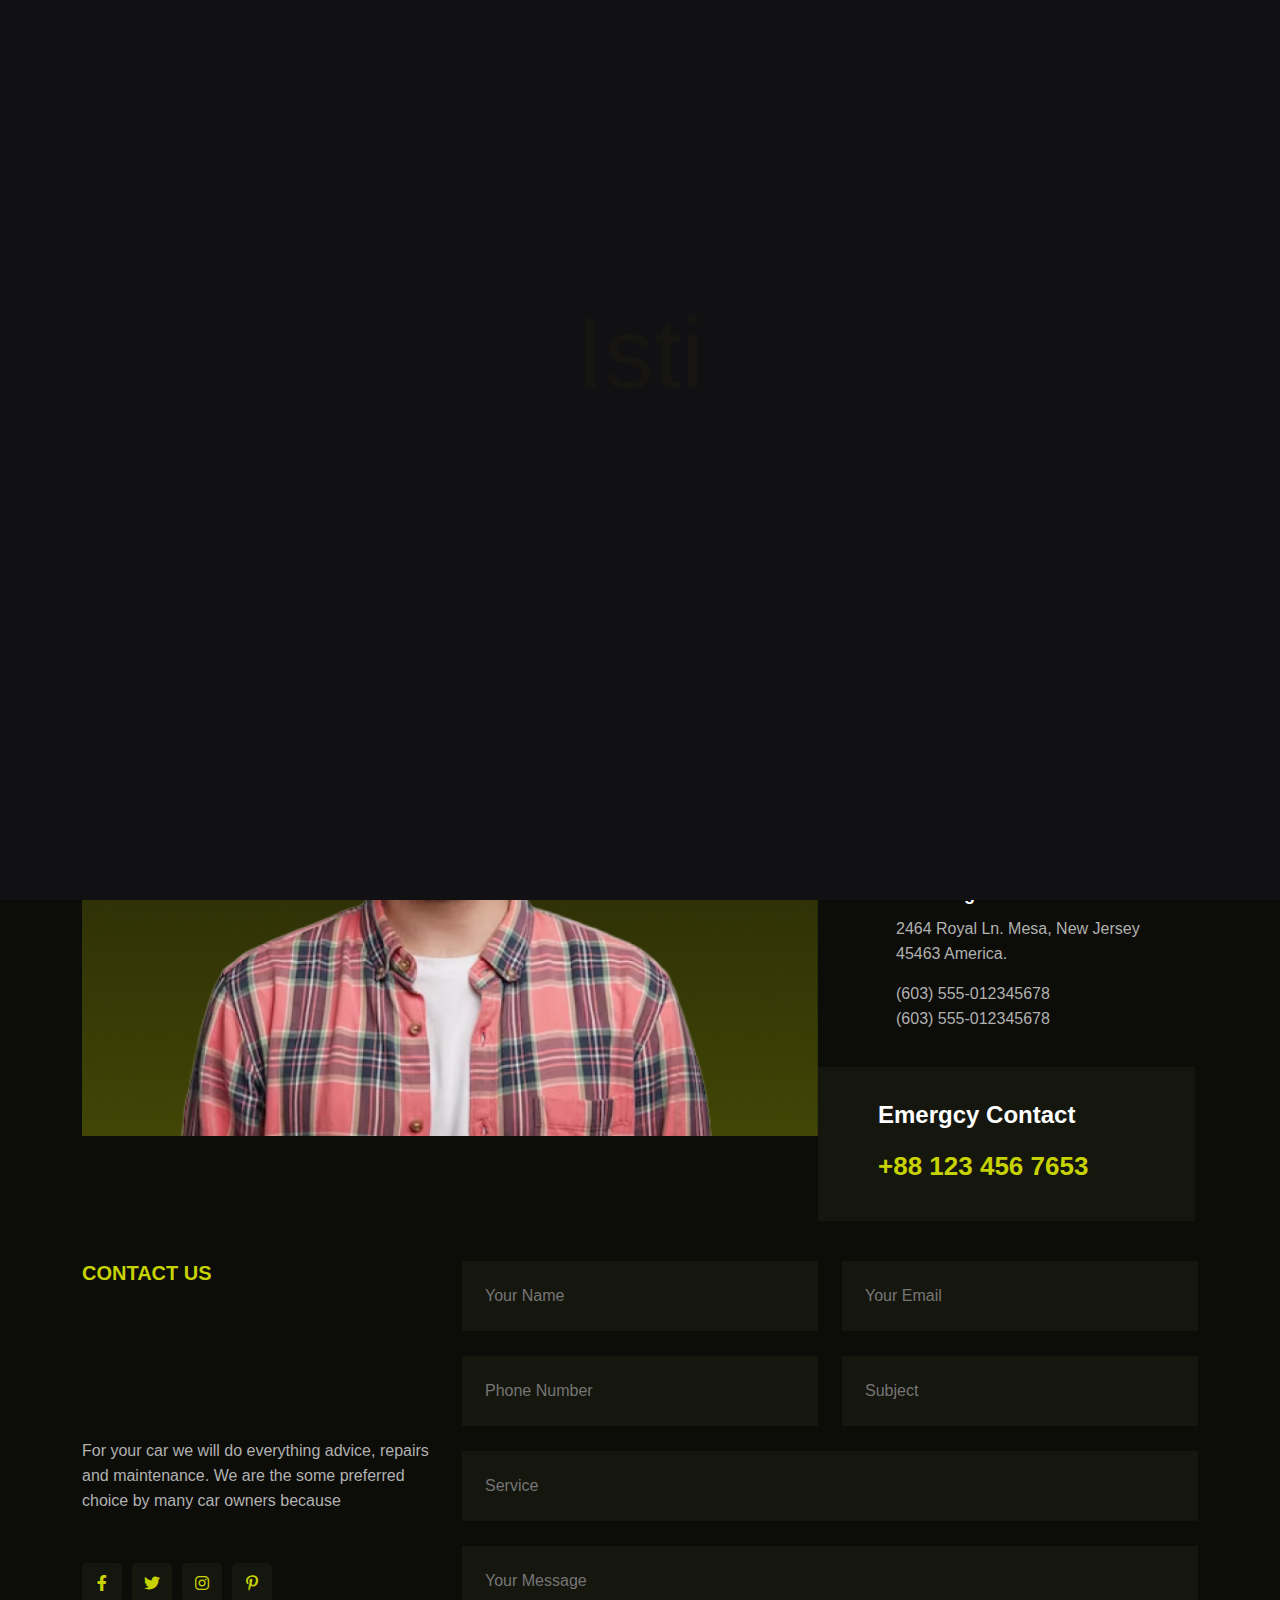
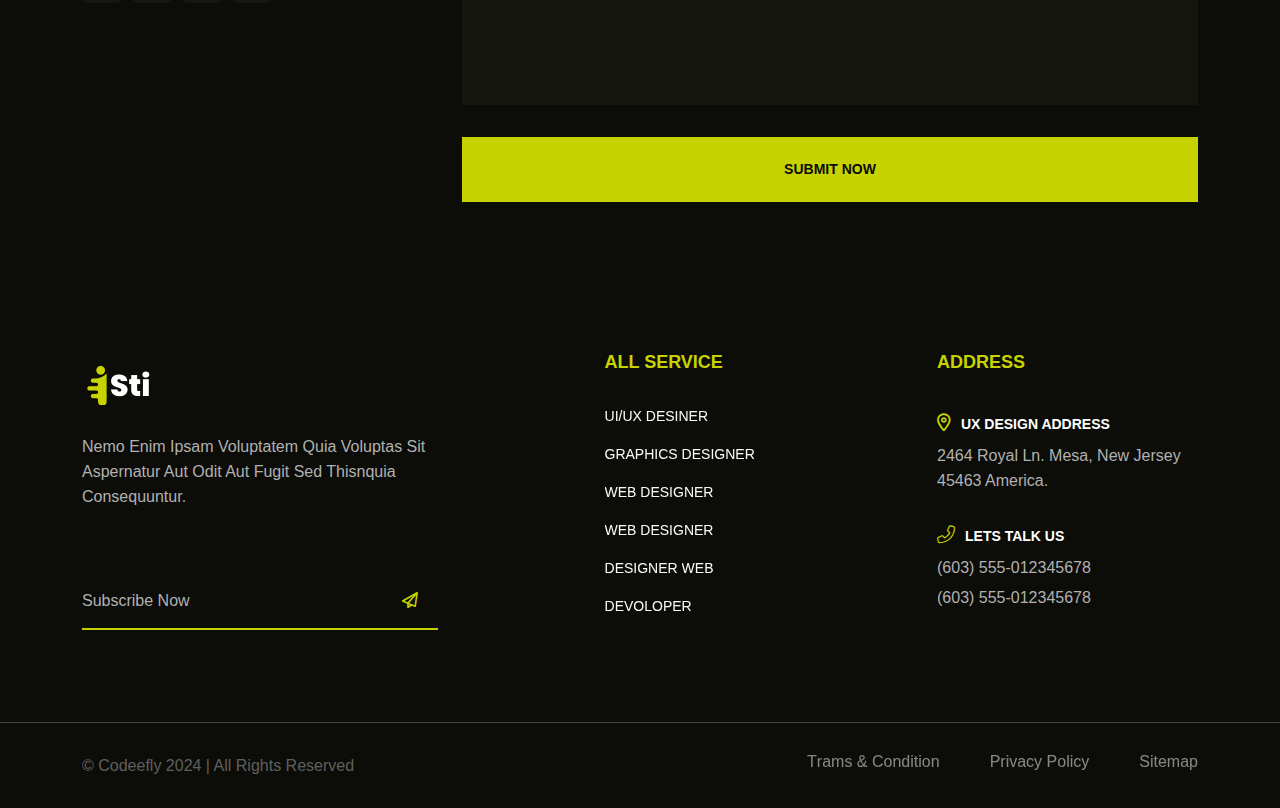
<file: contact.html>
<!DOCTYPE html>
<html lang="en">
  
<!-- Mirrored from isti-html.vercel.app/contact.html by HTTrack Website Copier/3.x [XR&CO'2014], Mon, 11 Nov 2024 09:30:26 GMT -->
<!-- Added by HTTrack --><meta http-equiv="content-type" content="text/html;charset=utf-8" /><!-- /Added by HTTrack -->
<head>
    <meta charset="UTF-8" />
    <meta http-equiv="X-UA-Compatible" content="IE=edge" />
    <meta name="viewport" content="width=device-width, initial-scale=1" />
    <meta
      name="keywords"
      content="html, personal, personal portfolio, dark, minimal, html template, site template, designer, developer, youtuber, vloger, bloger, bootstrap, dark theme, personal dark theme, personal dark template"
    />
    <meta name="description" content="Isti personal portfolio HTML Template." />
    <meta name="author" content="codeefly" />
    <title>Isti - Creative Portfolio HTML Template</title>
    <link rel="icon" type="image/png" href="images/favicon.png" />
    <link rel="stylesheet" href="css/font-awesome-pro.css" />
    <link rel="stylesheet" href="css/plugin.css" />
    <link rel="stylesheet" href="css/spacing.css" />
    <link rel="stylesheet" href="css/scroll_top.css" />
    <link rel="stylesheet" href="css/style.css" />
    <link rel="stylesheet" href="css/responsive.css" />
    <link rel="stylesheet" href="isti-icon/style.css" />
  </head>

  <body>
    <!--================================
        PRELOADER START
    =================================-->
    <div class="preloader">
      <svg viewBox="0 0 1000 1000" preserveAspectRatio="none">
        <path id="svg" d="M0,1005S175,995,500,995s500,5,500,5V0H0Z"></path>
      </svg>
      <h5 class="preloader-text">Isti</h5>
    </div>
    <!--================================
        PRELOADER END
    =================================-->
    <!--============================
        MAIN MANU START
    ==============================-->
    <nav class="navbar navbar-expand-lg tf__main_menu pl_50 pr_60">
      <div class="container">
        <a class="navbar-brand" href="index.html"
          ><img src="images/logo_2.png" alt="logo" class="img-fluid w-100"
        /></a>
        <button
          class="navbar-toggler"
          type="button"
          data-bs-toggle="collapse"
          data-bs-target="#navbarSupportedContent"
          aria-controls="navbarSupportedContent"
          aria-expanded="false"
          aria-label="Toggle navigation"
        >
          <i class="far fa-stream menu_icon_bar"></i>
          <i class="far fa-times close_icon_close"></i>
        </button>
        <div class="collapse navbar-collapse" id="navbarSupportedContent">
          <ul class="navbar-nav ms-auto">
            <li class="nav-item">
              <a class="nav-link text_hover_animaiton" href="#"
                >Home <i class="far fa-angle-down"></i
              ></a>
              <ul class="tf__dropdown">
                <li><a href="index.html">Multipage</a></li>
                <li><a href="index-2.html">Onepage</a></li>
              </ul>
            </li>
            <li class="nav-item">
              <a class="nav-link text_hover_animaiton" href="#about"
                >About Us</a
              >
            </li>
            <li class="nav-item">
              <a class="nav-link text_hover_animaiton" href="#service"
                >Services</a
              >
            </li>
            <li class="nav-item">
              <a class="nav-link text_hover_animaiton" href="#projects"
                >Projects</a
              >
            </li>
            <li class="nav-item">
              <a class="nav-link text_hover_animaiton" href="blog.html"
                >Blog <i class="far fa-angle-down"></i
              ></a>
              <ul class="tf__dropdown">
                <li><a href="blog.html">blog</a></li>
                <li><a href="blog-details.html">blog details</a></li>
              </ul>
            </li>
            <li class="nav-item">
              <a
                class="nav-link text_hover_animaiton pe-0 active"
                href="contact.html"
                >Contact
              </a>
            </li>
          </ul>
        </div>
      </div>
    </nav>

    <!--============================
        MAIN MANU END
    ==============================-->

    <!--============================
        BREADCRUMBS START
    ==============================-->
    <section
      class="tf__breadcrumbs"
      style="background: url(images/bredcrumbs_bg.jpg)"
    >
      <div class="container h-100">
        <div class="row align-items-center h-100">
          <div
            class="tf__breadcrumbs_text d-sm-flex flex-wrap justify-content-between pt-5"
          >
            <h5>Contact Us</h5>
            <ul>
              <li><a href="#" class="text_hover_animaiton">Home</a></li>
              <li>Contact</li>
            </ul>
          </div>
        </div>
      </div>
    </section>
    <!--============================
        BREADCRUMBS END
    ==============================-->

    <!--============================
        CONTACT START
    ==============================-->
    <section class="tf__main_contact pt_130 pb_150">
      <div class="container">
        <div class="row">
          <div class="col-xl-8 col-lg-7">
            <div class="tf__contact_img" data-animation="img-blur">
              <img
                src="images/contact_img.jpg"
                alt="contact img"
                class="img-fluid w-100"
              />
            </div>
          </div>
          <div class="col-xl-4 col-lg-5">
            <div class="tf__contact_text d-flex gap-3">
              <span class="tf__numbaring">01</span>
              <div class="tf__contact_text_address">
                <h3>Australia office</h3>
                <h5>UX Design Address</h5>
                <p class="mb_15">
                  2464 Royal Ln. Mesa, New Jersey 45463 America.
                </p>
                <p>(603) 555-012345678</p>
                <p>(603) 555-012345678</p>
              </div>
            </div>
            <div class="tf__contact_text d-flex gap-3">
              <span>02</span>
              <div class="tf__contact_text_address">
                <h3>America office</h3>
                <h5>UX Design Address</h5>
                <p class="mb_15">
                  2464 Royal Ln. Mesa, New Jersey 45463 America.
                </p>
                <p>(603) 555-012345678</p>
                <p>(603) 555-012345678</p>
              </div>
            </div>
            <div class="tf__emargency_contact">
              <div class="tf__emargency_contact_bg">
                <p>Emergcy Contact</p>
                <span>+88 123 456 7653</span>
              </div>
            </div>
          </div>
        </div>
        <div class="tf__main_contact_area mt_125">
          <div class="row">
            <div class="col-lg-4">
              <div class="tf__common_heading tf__contact_heading">
                <h5>Contact us</h5>
                <h2 data-text-animation="rotate-in">
                  do you have any question?
                </h2>
                <p>
                  For your car we will do everything advice, repairs and
                  maintenance. We are the some preferred choice by many car
                  owners because
                </p>
                <ul class="d-flex flex-wrap">
                  <li>
                    <a href="#"
                      ><i class="fab fa-facebook-f" aria-hidden="true"></i
                    ></a>
                  </li>
                  <li>
                    <a href="#"
                      ><i class="fab fa-twitter" aria-hidden="true"></i
                    ></a>
                  </li>
                  <li>
                    <a href="#"
                      ><i class="fab fa-instagram" aria-hidden="true"></i
                    ></a>
                  </li>
                  <li>
                    <a href="#"><i class="fab fa-pinterest-p"></i></a>
                  </li>
                </ul>
              </div>
            </div>
            <div class="col-lg-8">
              <form class="tf__main_contact_area_text">
                <div class="row">
                  <div class="col-xl-6 col-lg-6">
                    <input type="text" placeholder="Your Name" />
                  </div>
                  <div class="col-xl-6 col-lg-6">
                    <input type="email" placeholder="Your Email" />
                  </div>
                  <div class="col-xl-6 col-lg-6">
                    <input type="text" placeholder="Phone Number" />
                  </div>
                  <div class="col-xl-6 col-lg-6">
                    <input type="text" placeholder="Subject" />
                  </div>
                  <div class="col-xl-12">
                    <input type="text" placeholder="Service" />
                  </div>
                  <div class="col-xl-12">
                    <textarea placeholder="Your Message"></textarea>
                  </div>
                  <div class="col-xl-12">
                    <button class="tf__common_btn tf__contactarea_btn">
                      Submit Now
                    </button>
                  </div>
                </div>
              </form>
            </div>
          </div>
        </div>
      </div>
    </section>
    <!--============================
        CONTACT END
    ==============================-->

    <!--============================
        FOOTER START
    ==============================-->
    <footer class="tf__footer pb_80">
      <div class="container">
        <div class="row justify-content-between">
          <div class="col-xl-4 col-md-12 col-lg-4">
            <div class="tf__footer_left">
              <a href="index.html" class="tf__footer_logo mb-3">
                <img
                  src="images/logo_3.png"
                  alt="footer logo"
                  class="img-fluid w-100"
                />
              </a>
              <p>
                Nemo enim ipsam voluptatem quia voluptas sit aspernatur aut odit
                aut fugit sed thisnquia consequuntur.
              </p>
              <form class="tf__footer_subscrib d-flex flex-wrap">
                <input type="text" placeholder="Subscribe Now" />
                <button type="submit">
                  <i class="far fa-paper-plane"></i>
                </button>
              </form>
            </div>
          </div>
          <div class="col-xl-2 col-md-6 col-lg-3">
            <div class="tf__footer_middle">
              <h4>All Service</h4>
              <ul>
                <li>
                  <a href="#" class="text_hover_animaiton">UI/UX Desiner</a>
                </li>
                <li>
                  <a href="#" class="text_hover_animaiton">Graphics Designer</a>
                </li>
                <li>
                  <a href="#" class="text_hover_animaiton">web designer</a>
                </li>
                <li>
                  <a href="#" class="text_hover_animaiton">web designer</a>
                </li>
                <li>
                  <a href="#" class="text_hover_animaiton">designer web</a>
                </li>
                <li><a href="#" class="text_hover_animaiton">Devoloper</a></li>
              </ul>
            </div>
          </div>
          <div class="col-xl-3 col-md-6 col-lg-4">
            <div class="tf__footer_right">
              <h4>Address</h4>
              <div class="tf__footer_right_address">
                <h5><i class="far fa-map-marker-alt"></i>UX Design Address</h5>
                <p>2464 Royal Ln. Mesa, New Jersey 45463 America.</p>
              </div>
              <div class="tf__footer_right_address">
                <h5><i class="fal fa-phone-alt"></i>Lets Talk us</h5>
                <p>(603) 555-012345678</p>
                <p>(603) 555-012345678</p>
              </div>
            </div>
          </div>
        </div>
      </div>
    </footer>
    <!--============================
        FOOTER END
    ==============================-->

    <!--============================
        COPYRIGHT START
    ==============================-->
    <section class="tf__copyright">
      <div class="container">
        <div class="col-xl-12">
          <div
            class="tf__main_copyright d-flex flex-wrap justify-content-between"
          >
            <p>© Codeefly 2024 | All Rights Reserved</p>
            <ul class="d-flex flex-wrap">
              <li>
                <a href="#" class="text_hover_animaiton">Trams & Condition</a>
              </li>
              <li>
                <a href="#" class="text_hover_animaiton">Privacy Policy</a>
              </li>
              <li><a href="#" class="text_hover_animaiton">Sitemap</a></li>
            </ul>
          </div>
        </div>
      </div>
    </section>
    <!--============================
        COPYRIGHT END
    ==============================-->

    <!--================================
        SCROLL BUTTON START
    =================================-->
    <div class="progress-wrap c-pointer">
      <svg
        class="progress-circle svg-content"
        width="100%"
        height="100%"
        viewBox="-1 -1 102 102"
      >
        <path d="M50,1 a49,49 0 0,1 0,98 a49,49 0 0,1 0,-98" />
      </svg>
    </div>
    <!--================================
        SCROLL BUTTON END
    =================================-->

    <div id="magic-cursor">
      <div id="ball"></div>
    </div>

    <!--js-->
    <script src="js/plugin.js"></script>
    <script src="js/animation.js"></script>
    <script src="js/scroll_top.js"></script>
    <script src="js/main.js"></script>
  </body>

<!-- Mirrored from isti-html.vercel.app/contact.html by HTTrack Website Copier/3.x [XR&CO'2014], Mon, 11 Nov 2024 09:30:27 GMT -->
</html>
</file>
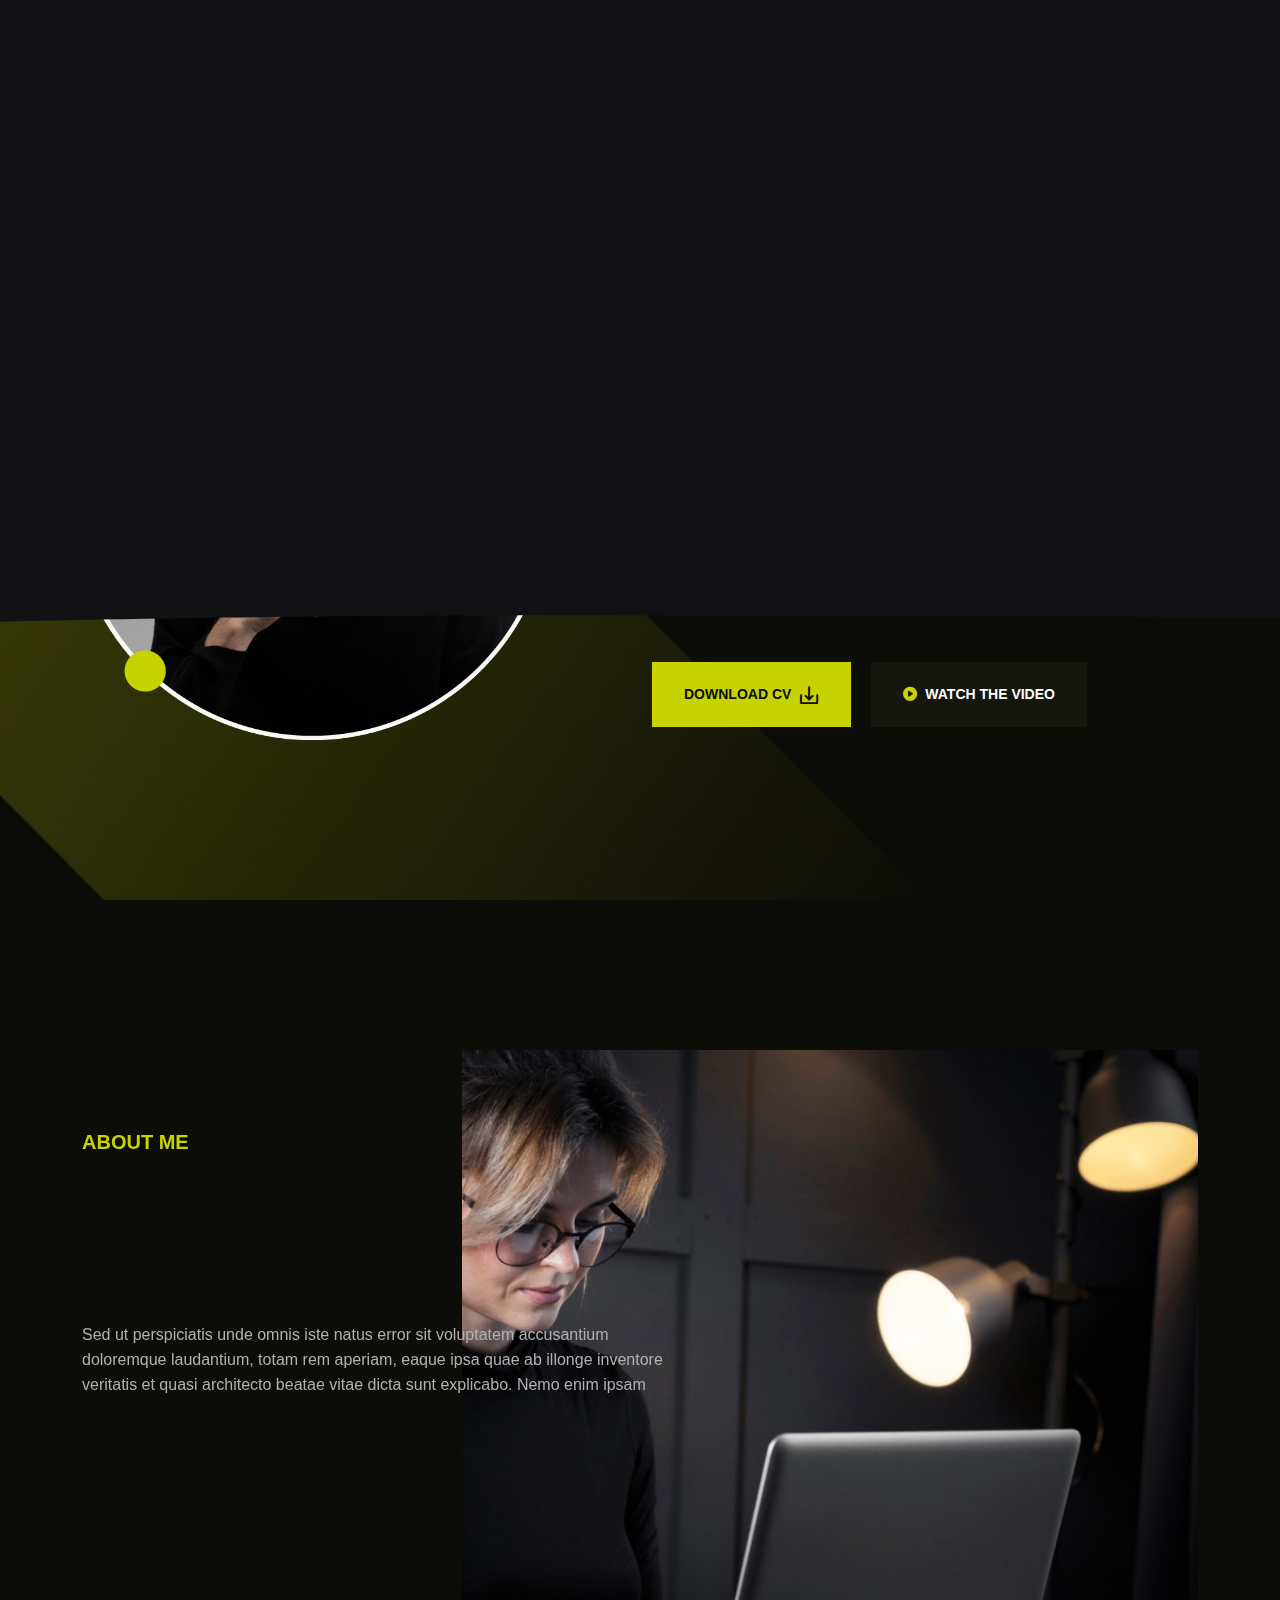
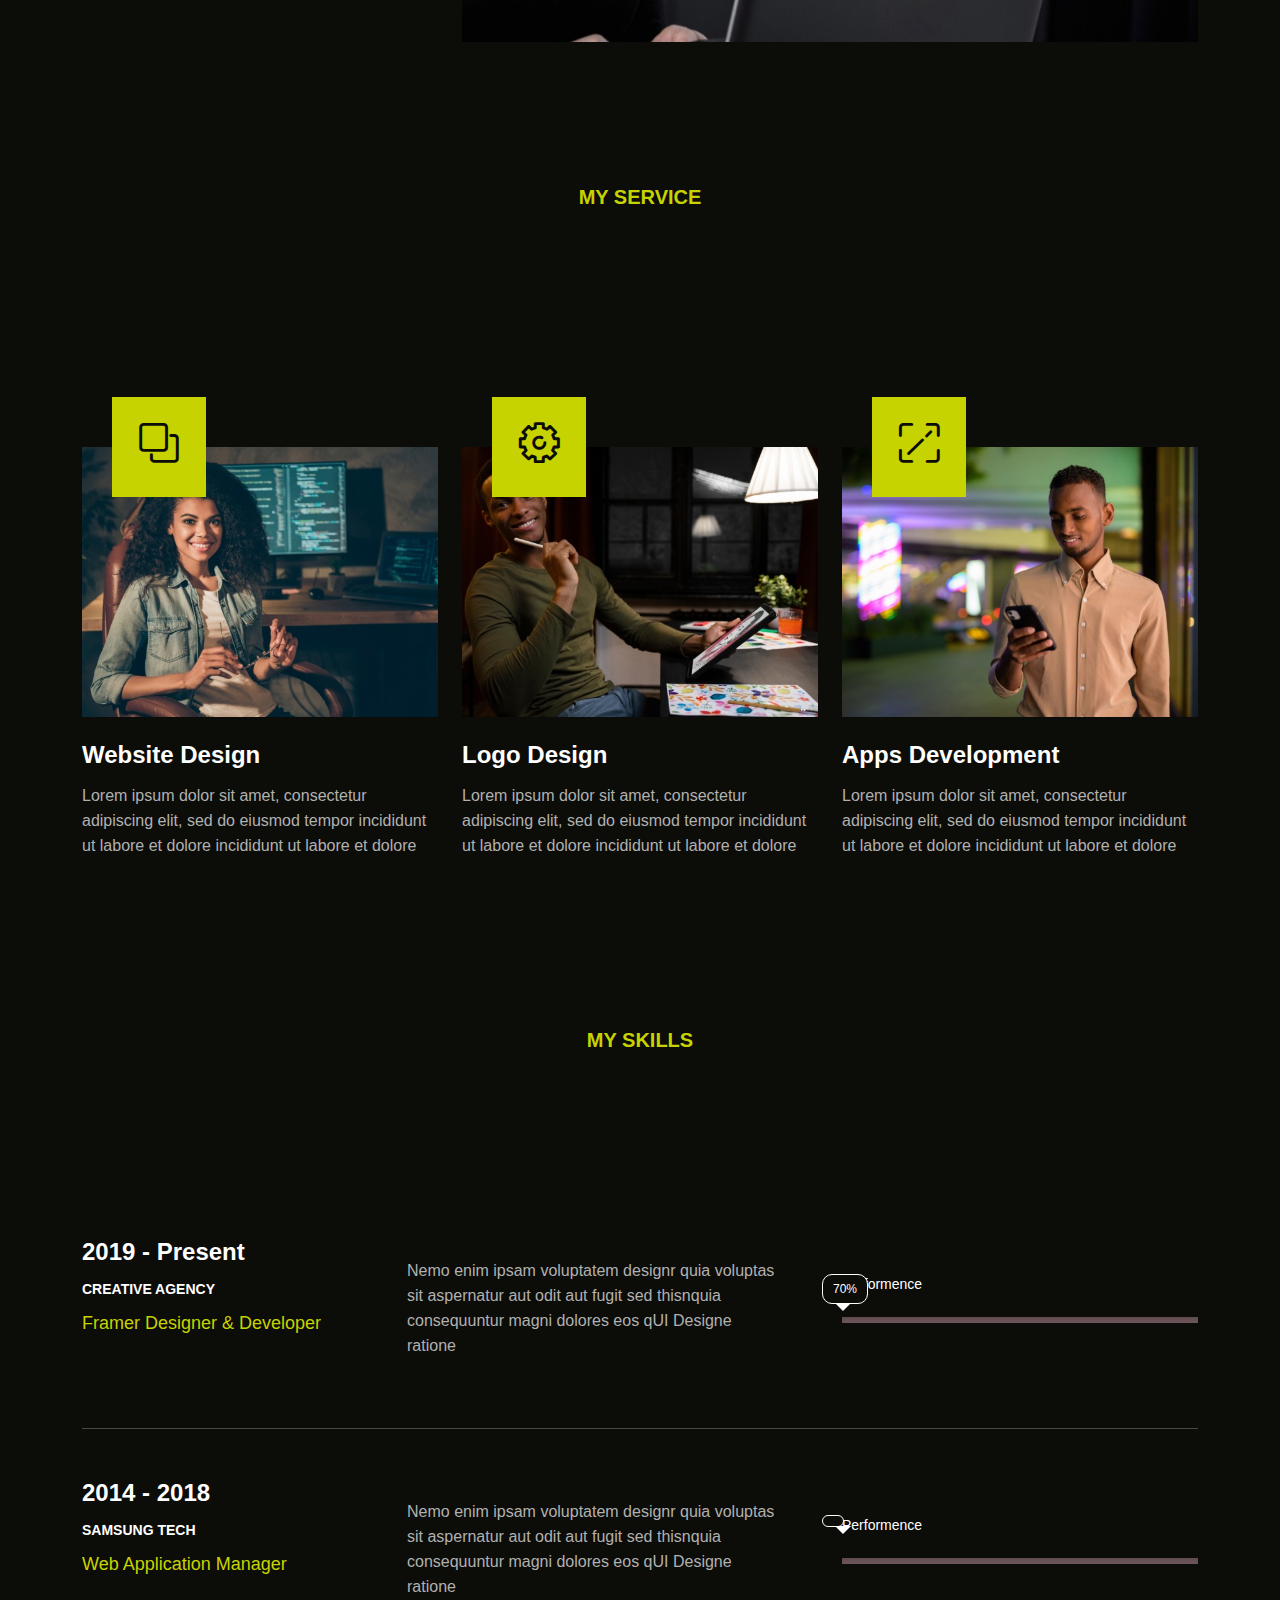
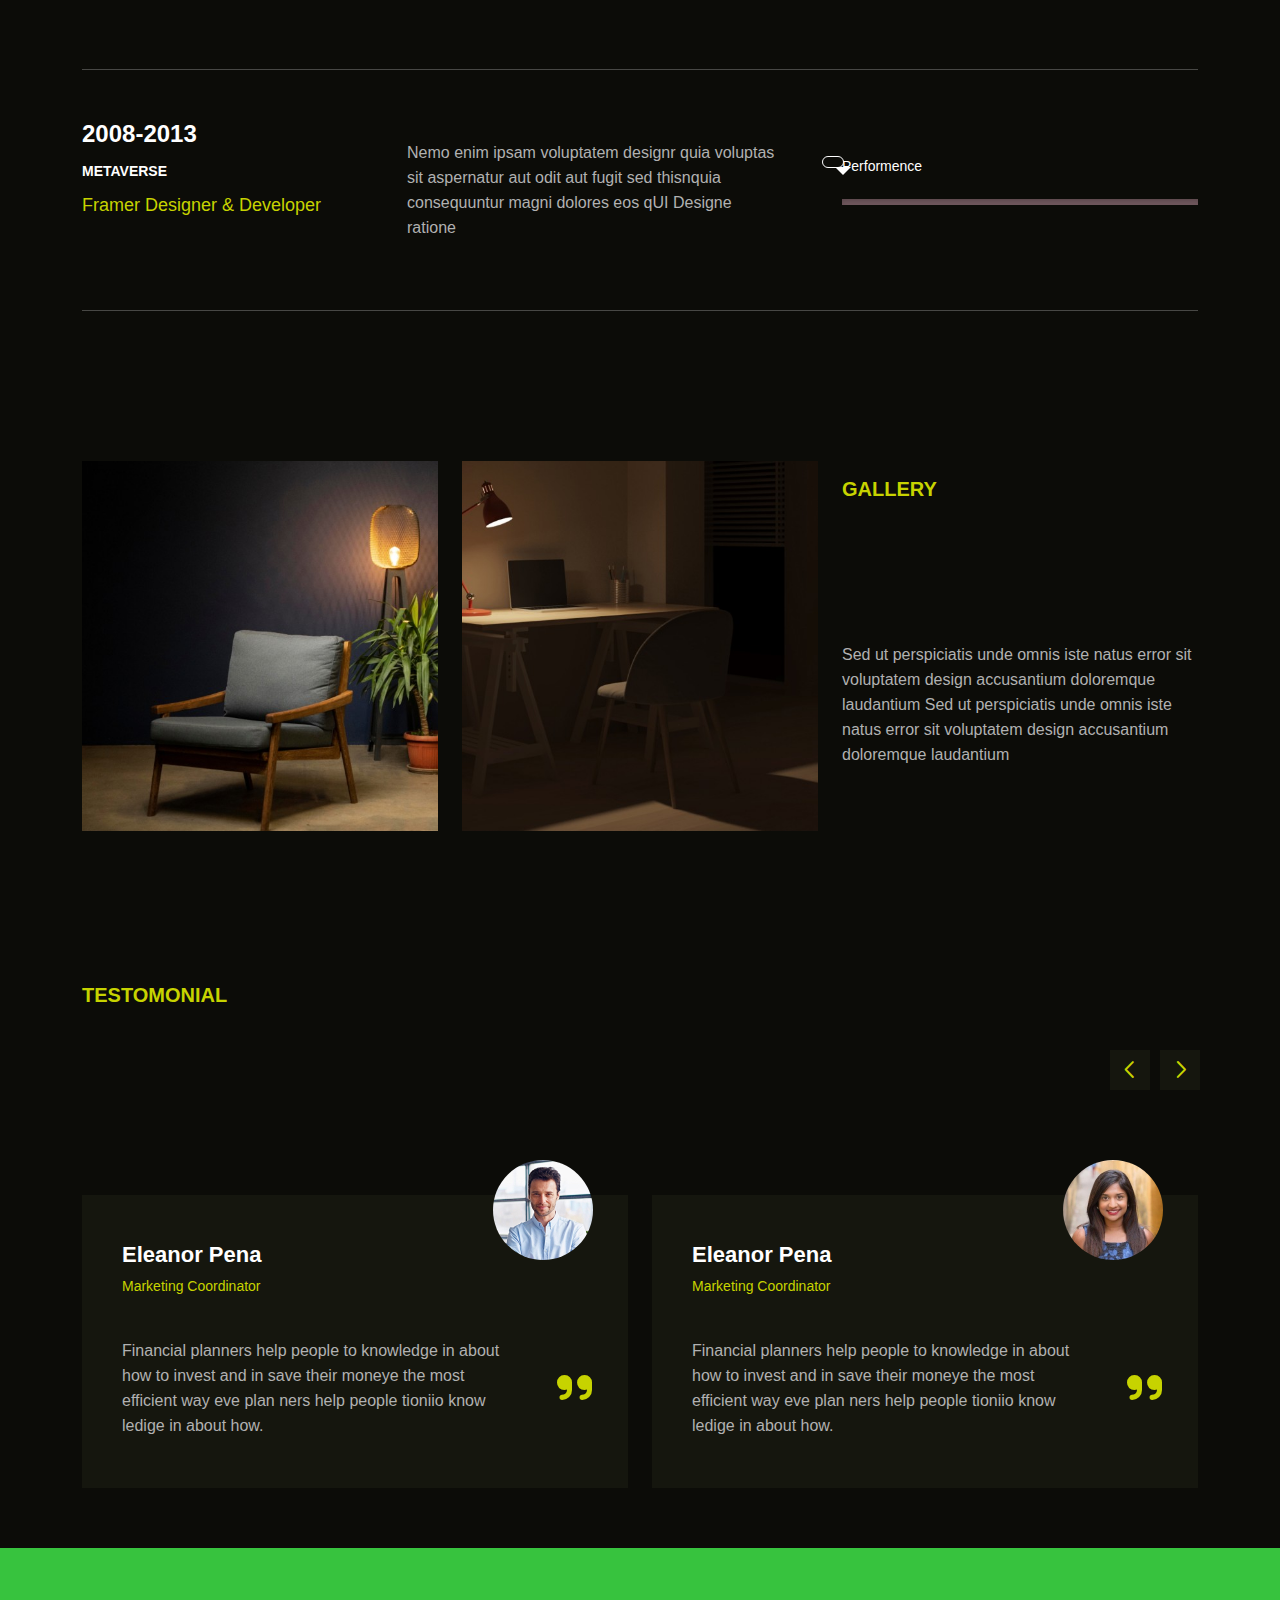
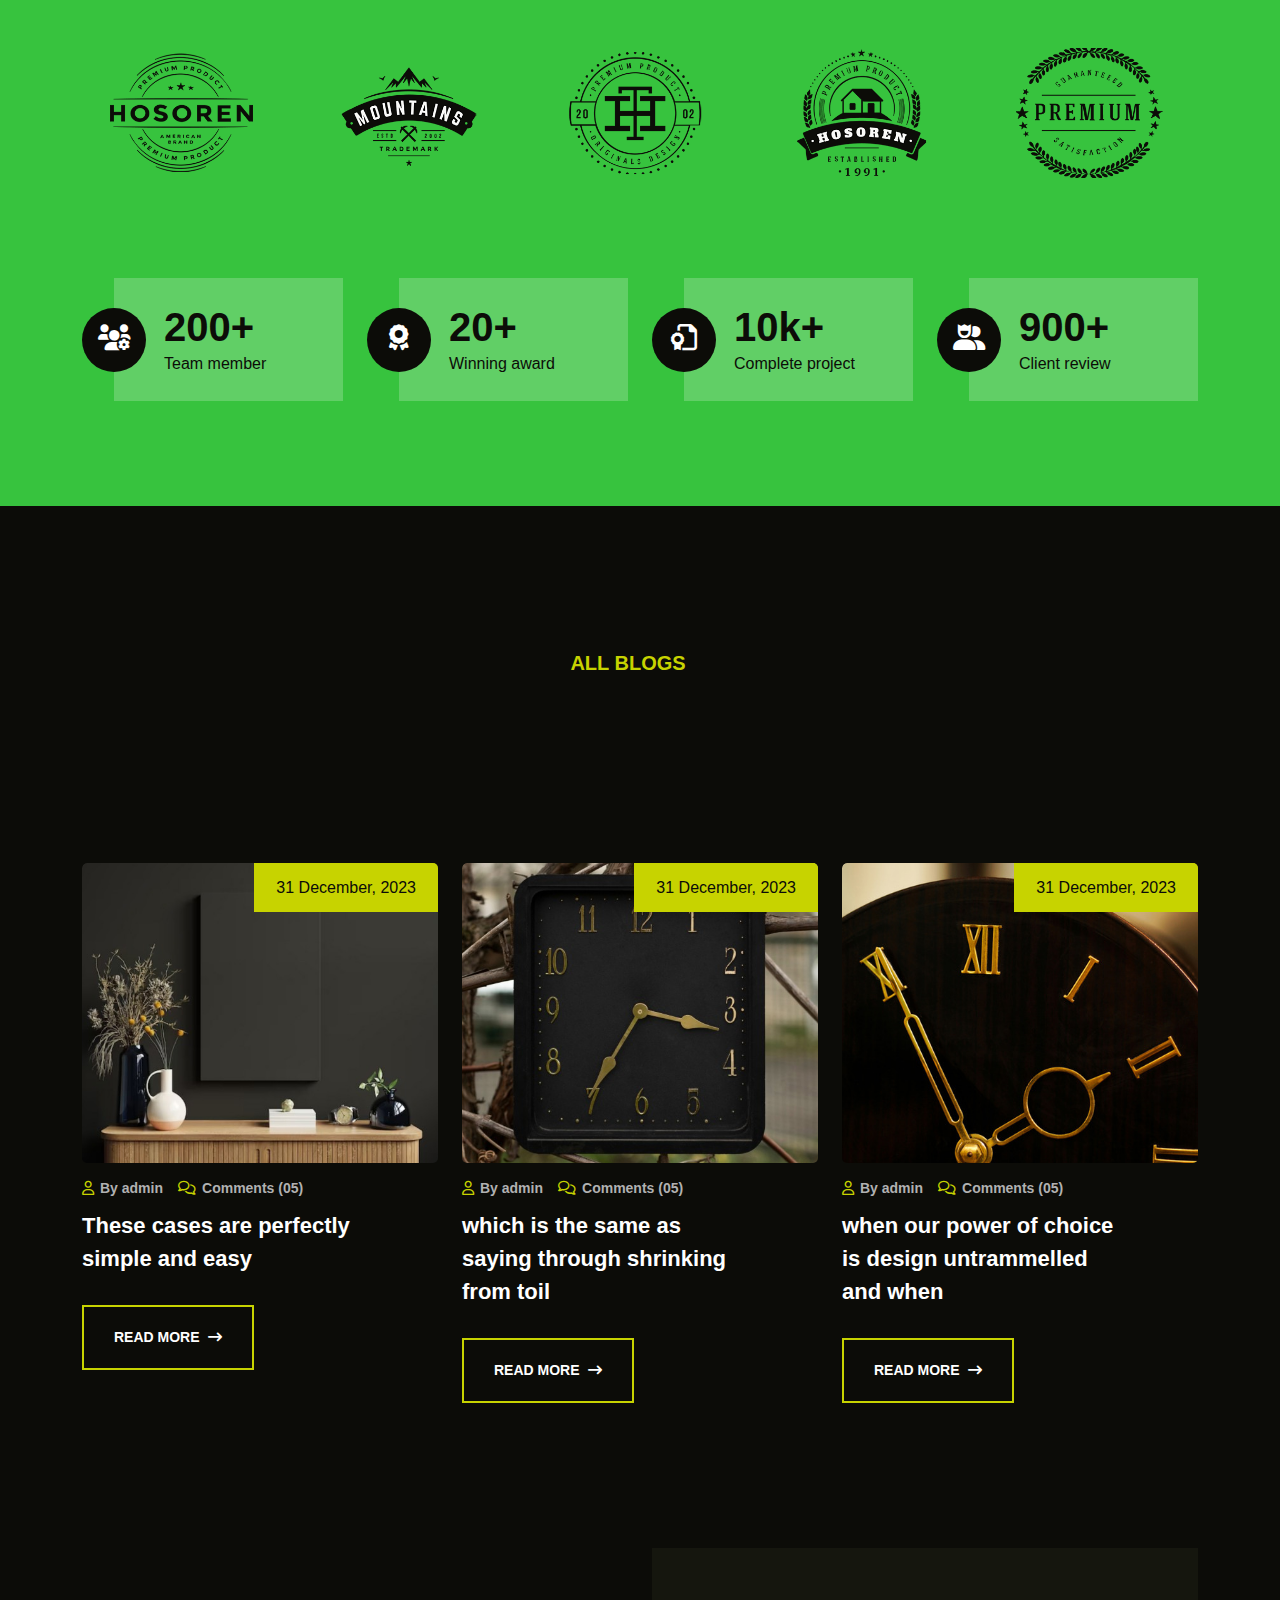
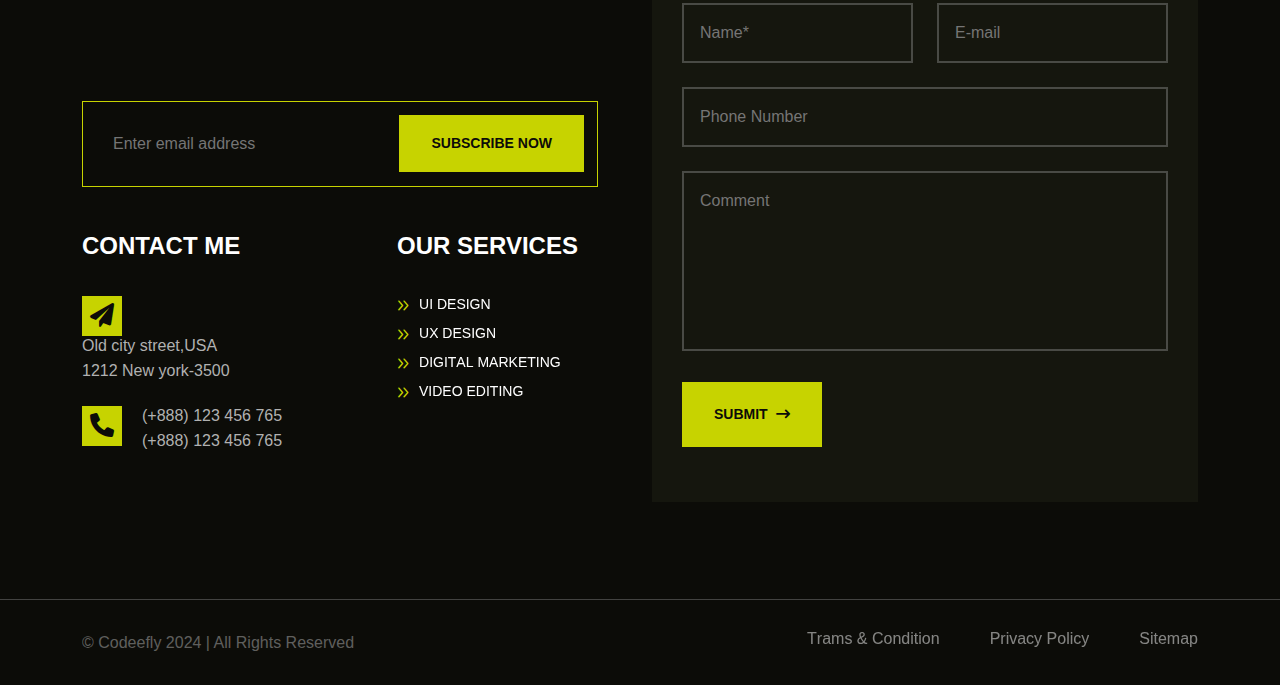
<file: index-3.html>
<!DOCTYPE html>
<html lang="en">
  
<!-- Mirrored from isti-html.vercel.app/ by HTTrack Website Copier/3.x [XR&CO'2014], Mon, 11 Nov 2024 09:30:23 GMT -->
<!-- Added by HTTrack --><meta http-equiv="content-type" content="text/html;charset=utf-8" /><!-- /Added by HTTrack -->
<head>
    <meta charset="UTF-8" />
    <meta http-equiv="X-UA-Compatible" content="IE=edge" />
    <meta name="viewport" content="width=device-width, initial-scale=1" />
    <meta
      name="keywords"
      content="html, personal, personal portfolio, dark, minimal, html template, site template, designer, developer, youtuber, vloger, bloger, bootstrap, dark theme, personal dark theme, personal dark template"
    />
    <meta name="description" content="Isti personal portfolio HTML Template." />
    <meta name="author" content="codeefly" />
    <title>Isti - Creative Portfolio HTML Template</title>
    <link rel="icon" type="image/png" href="images/favicon.png" />
    <link rel="stylesheet" href="css/font-awesome-pro.css" />
    <link rel="stylesheet" href="css/plugin.css" />
    <link rel="stylesheet" href="css/spacing.css" />
    <link rel="stylesheet" href="css/scroll_top.css" />
    <link rel="stylesheet" href="css/style.css" />
    <link rel="stylesheet" href="css/responsive.css" />
    <link rel="stylesheet" href="isti-icon/style.css" />
  </head>

  <body>
    <!--================================
        PRELOADER START
    =================================-->
    <div class="preloader">
      <svg viewBox="0 0 1000 1000" preserveAspectRatio="none">
        <path id="svg" d="M0,1005S175,995,500,995s500,5,500,5V0H0Z"></path>
      </svg>
      <h5 class="preloader-text">Isti</h5>
    </div>
    <!--================================
        PRELOADER END
    =================================-->
    <!--============================
        MAIN MANU START
    ==============================-->
    <nav class="navbar navbar-expand-lg tf__main_menu pl_50 pr_60">
      <div class="container-fluid">
        <a class="navbar-brand" href="index.html"
          ><img src="images/logo_1.png" alt="logo" class="img-fluid w-100"
        /></a>
        <button
          class="navbar-toggler"
          type="button"
          data-bs-toggle="collapse"
          data-bs-target="#navbarSupportedContent"
          aria-controls="navbarSupportedContent"
          aria-expanded="false"
          aria-label="Toggle navigation"
        >
          <i class="far fa-stream menu_icon_bar"></i>
          <i class="far fa-times close_icon_close"></i>
        </button>
        <div class="collapse navbar-collapse" id="navbarSupportedContent">
          <ul class="navbar-nav ms-auto">
            <li class="nav-item">
              <a class="nav-link active text_hover_animaiton" href="#"
                >Home <i class="far fa-angle-down"></i
              ></a>
              <ul class="tf__dropdown">
                <li><a href="index.html">Multipage</a></li>
                <li><a href="index-2.html">Onepage</a></li>
              </ul>
            </li>
            <li class="nav-item">
              <a class="nav-link text_hover_animaiton" href="#about"
                >About Us</a
              >
            </li>
            <li class="nav-item">
              <a class="nav-link text_hover_animaiton" href="#service"
                >Services</a
              >
            </li>
            <li class="nav-item">
              <a class="nav-link text_hover_animaiton" href="#projects"
                >Projects</a
              >
            </li>
            <li class="nav-item">
              <a class="nav-link text_hover_animaiton" href="#"
                >Blog <i class="far fa-angle-down"></i
              ></a>
              <ul class="tf__dropdown">
                <li><a href="blog.html">blog</a></li>
                <li><a href="blog-details.html">blog details</a></li>
              </ul>
            </li>
            <li class="nav-item">
              <a class="nav-link text_hover_animaiton" href="contact.html"
                >Contact
              </a>
            </li>
          </ul>
        </div>
      </div>
    </nav>

    <!--============================
        MAIN MANU END
    ==============================-->

    <!--============================
        BANNER START
    ==============================-->
    <section
      class="tf__banner pt_100 pl_60 pr_60 bg-fixed"
      style="background: url(images/banner_bg.jpg)"
    >
      <div class="container-fluid h-100">
        <div class="row align-items-center h-100">
          <div class="col-xxl-6 col-xl-6">
            <div class="tf__banner_img">
              <img
                src="images/banner_img.png"
                alt="portfolio img"
                class="img-fluid w-100"
              />
            </div>
          </div>
          <div class="col-xxl-5 col-xl-6 ms-auto">
            <div class="tf__banner_text">
              <h3 data-text-animation="rotate-in">Hello I'm Mezbah</h3>
              <h1 data-text-animation="rotate-in">
                CREATIVE DESIGNER BASED IN USA
              </h1>
              <p>
                As a passionate UI/UX Designer, I thrive on creating beautiful
                and intuitive digital experiences that delight users.
              </p>

              <ul class="d-flex flex-wrap">
                <li>
                  <a
                    href="#"
                    class="tf__common_btn d-flex align-items-center download_btn"
                    >Download Cv <i class="isti-download"></i
                  ></a>
                </li>
                <li>
                  <a
                    class="tf__common_btn tf___video_btn venobox"
                    data-autoplay="true"
                    data-vbtype="video"
                    href="https://youtu.be/668nUCeBHyY?si=sHtcsCQRzAET5GOt"
                  >
                    <i class="fa-sharp fa-solid fa-circle-play"></i>Watch The
                    Video</a
                  >
                </li>
              </ul>
            </div>
          </div>
        </div>
      </div>
    </section>
    <!--============================
        BANNER END
    ==============================-->

    <!--============================
        ABOUT START
    ==============================-->
    <section class="tf__about pt_150" id="about">
      <div class="container">
        <div class="row">
          <div class="col-xl-4 col-lg-4">
            <div class="tf__common_heading tf__about_text">
              <h5>About Me</h5>
              <h2 data-text-animation="rotate-in" data-split="word">
                Visual Journey through my Portfolio
              </h2>
              <p>
                Sed ut perspiciatis unde omnis iste natus error sit voluptatem
                accusantium doloremque laudantium, totam rem aperiam, eaque ipsa
                quae ab illonge inventore veritatis et quasi architecto beatae
                vitae dicta sunt explicabo. Nemo enim ipsam
              </p>
            </div>
          </div>
          <div class="col-xl-8 col-lg-8">
            <div class="tf__about_img">
              <img
                src="images/about_img.jpg"
                alt="about img"
                class="img-fluid w-100 parallax-image"
              />
            </div>
          </div>
        </div>
      </div>
    </section>
    <!--============================
        ABOUT END
    ==============================-->

    <!--============================
        SERVICE START
    ==============================-->
    <section class="tf__service pt_145" id="service">
      <div class="container">
        <div class="row justify-content-center">
          <div class="col-xl-9">
            <div class="tf__common_heading tf__common_heading2">
              <h5>My service</h5>
              <h2 data-text-animation="rotate-in" data-split="word">
                Pushing Boundaries: My Portfolio of Limitless Ideas
              </h2>
            </div>
          </div>
        </div>
        <div class="row">
          <div class="col-xl-4 col-md-6">
            <div class="tf__single_service" data-animation="fade-left">
              <div class="tf__single_service_img">
                <div data-animation="img-blur">
                  <img
                    src="images/service_1.jpg"
                    alt="service"
                    class="img-fluid w-100"
                  />
                </div>
                <span><i class="isti-copy1"></i></span>
              </div>
              <div class="tf__single_service_text">
                <a href="#">Website Design</a>
                <p>
                  Lorem ipsum dolor sit amet, consectetur adipiscing elit, sed
                  do eiusmod tempor incididunt ut labore et dolore incididunt ut
                  labore et dolore
                </p>
              </div>
            </div>
          </div>
          <div class="col-xl-4 col-md-6">
            <div
              class="tf__single_service"
              data-animation="fade-left"
              data-delay=".25"
            >
              <div class="tf__single_service_img">
                <div data-animation="img-blur">
                  <img
                    src="images/service_2.jpg"
                    alt="service"
                    class="img-fluid w-100"
                  />
                </div>
                <span><i class="isti-settings"></i></span>
              </div>
              <div class="tf__single_service_text">
                <a href="#">Logo Design</a>
                <p>
                  Lorem ipsum dolor sit amet, consectetur adipiscing elit, sed
                  do eiusmod tempor incididunt ut labore et dolore incididunt ut
                  labore et dolore
                </p>
              </div>
            </div>
          </div>
          <div class="col-xl-4 col-md-6">
            <div
              class="tf__single_service"
              data-animation="fade-left"
              data-delay=".5"
            >
              <div class="tf__single_service_img">
                <div data-animation="img-blur">
                  <img
                    src="images/service_3.jpg"
                    alt="service"
                    class="img-fluid w-100"
                  />
                </div>
                <span><i class="isti-fullscreen"></i></span>
              </div>
              <div class="tf__single_service_text">
                <a href="#">Apps Development</a>
                <p>
                  Lorem ipsum dolor sit amet, consectetur adipiscing elit, sed
                  do eiusmod tempor incididunt ut labore et dolore incididunt ut
                  labore et dolore
                </p>
              </div>
            </div>
          </div>
        </div>
      </div>
    </section>
    <!--============================
        SERVICE END
    ==============================-->

    <!--============================
        SKILL START
    ==============================-->
    <section class="tf__skill pt_140">
      <div class="container">
        <div class="row justify-content-center">
          <div class="col-xl-9">
            <div
              class="tf__common_heading tf__common_heading2 tf__skiil_heading"
            >
              <h5>MY Skills</h5>
              <h2 data-text-animation="rotate-in" data-split="word">
                Crafting Ideas Building Dreams My Creative Portfolio
              </h2>
            </div>
          </div>
        </div>
        <div class="row">
          <div class="col-xl-12">
            <div class="tf__single_skill" data-animation="fade-bottom">
              <div class="row">
                <div class="col-xl-3 col-lg-3">
                  <div class="tf__single_skill_left">
                    <h6>2019 - Present</h6>
                    <span>Creative Agency</span>
                    <p>Framer Designer & Developer</p>
                  </div>
                </div>
                <div class="col-xl-5 col-lg-5">
                  <div class="tf__single_skill_middle">
                    <p>
                      Nemo enim ipsam voluptatem designr quia voluptas sit
                      aspernatur aut odit aut fugit sed thisnquia consequuntur
                      magni dolores eos qUI Designe ratione
                    </p>
                  </div>
                </div>
                <div class="col-xl-4 col-lg-4">
                  <div class="tf__team_skills_bar_single">
                    <p>Performence</p>
                    <div id="bar1" class="barfiller">
                      <div class="tipWrap">
                        <span class="tip"> 70% </span>
                      </div>
                      <span class="fill" data-percentage="70"></span>
                    </div>
                  </div>
                </div>
              </div>
            </div>
          </div>
          <div class="col-xl-12">
            <div
              class="tf__single_skill"
              data-animation="fade-bottom"
              data-delay=".25"
            >
              <div class="row">
                <div class="col-xl-3 col-lg-3">
                  <div class="tf__single_skill_left">
                    <h6>2014 - 2018</h6>
                    <span>Samsung tech</span>
                    <p>Web Application Manager</p>
                  </div>
                </div>
                <div class="col-xl-5 col-lg-5">
                  <div class="tf__single_skill_middle">
                    <p>
                      Nemo enim ipsam voluptatem designr quia voluptas sit
                      aspernatur aut odit aut fugit sed thisnquia consequuntur
                      magni dolores eos qUI Designe ratione
                    </p>
                  </div>
                </div>
                <div class="col-xl-4 col-lg-4">
                  <div class="tf__team_skills_bar_single">
                    <p>Performence</p>
                    <div id="bar2" class="barfiller">
                      <div class="tipWrap">
                        <span class="tip"></span>
                      </div>
                      <span class="fill" data-percentage="80"></span>
                    </div>
                  </div>
                </div>
              </div>
            </div>
          </div>
          <div class="col-xl-12">
            <div
              class="tf__single_skill"
              data-animation="fade-bottom"
              data-delay=".75"
            >
              <div class="row">
                <div class="col-xl-3 col-lg-3">
                  <div class="tf__single_skill_left">
                    <h6>2008-2013</h6>
                    <span>METAVERSE </span>
                    <p>Framer Designer & Developer</p>
                  </div>
                </div>
                <div class="col-xl-5 col-lg-5">
                  <div class="tf__single_skill_middle">
                    <p>
                      Nemo enim ipsam voluptatem designr quia voluptas sit
                      aspernatur aut odit aut fugit sed thisnquia consequuntur
                      magni dolores eos qUI Designe ratione
                    </p>
                  </div>
                </div>
                <div class="col-xl-4 col-lg-4">
                  <div class="tf__team_skills_bar_single">
                    <p>Performence</p>
                    <div id="bar3" class="barfiller">
                      <div class="tipWrap">
                        <span class="tip"></span>
                      </div>
                      <span class="fill" data-percentage="90"></span>
                    </div>
                  </div>
                </div>
              </div>
            </div>
          </div>
        </div>
      </div>
    </section>
    <!--============================
        SKILL END
    ==============================-->

    <!--============================
        PORTFOLIO START
    ==============================-->
    <section class="tf__portfolio pt_150" id="projects">
      <div class="container">
        <div class="row">
          <div class="col-xl-8 order-xl-1 order-2">
            <div class="row portfolio_slider">
              <div class="col-xl-6">
                <div class="tf__portfolio_img">
                  <img
                    src="images/portfolio_1.jpg"
                    alt="portfolio img"
                    class="img-fluid w-100"
                  />
                </div>
              </div>
              <div class="col-xl-6">
                <div class="tf__portfolio_img">
                  <img
                    src="images/portfolio_2.jpg"
                    alt="portfolio img"
                    class="img-fluid w-100"
                  />
                </div>
              </div>
              <div class="col-xl-6">
                <div class="tf__portfolio_img">
                  <img
                    src="images/portfolio_1.jpg"
                    alt="portfolio img"
                    class="img-fluid w-100"
                  />
                </div>
              </div>
              <div class="col-xl-6">
                <div class="tf__portfolio_img">
                  <img
                    src="images/portfolio_2.jpg"
                    alt="portfolio img"
                    class="img-fluid w-100"
                  />
                </div>
              </div>
            </div>
          </div>
          <div class="col-xl-4 my-auto order-xl-2 order-1">
            <div class="tf__common_heading tf__portfolio_heading">
              <h5>gallery</h5>
              <h2 data-text-animation="rotate-in">Latests Portfolio</h2>
              <p>
                Sed ut perspiciatis unde omnis iste natus error sit voluptatem
                design accusantium doloremque laudantium Sed ut perspiciatis
                unde omnis iste natus error sit voluptatem design accusantium
                doloremque laudantium
              </p>
            </div>
          </div>
        </div>
      </div>
    </section>
    <!--============================
        PORTFOLIO END
    ==============================-->

    <!--============================
        TESTIMONIAL START
    ==============================-->
    <section class="tf__testimonial pt_145">
      <div class="container">
        <div class="row">
          <div class="col-xl-5">
            <div class="tf__common_heading tf__testimonial_heading">
              <h5>Testomonial</h5>
              <h2 data-text-animation="rotate-in">What our clients say?</h2>
            </div>
          </div>
        </div>
        <div class="tf__testimonial_slider">
          <div class="row testimonial_slider">
            <div class="col-xl-6">
              <div class="tf__single_testimonial">
                <div class="tf__single_testimonial_img">
                  <img
                    src="images/testimonial_1.jpg"
                    alt="testimonial"
                    class="img-fluid w-100"
                  />
                </div>
                <h4>Eleanor Pena</h4>
                <span>Marketing Coordinator</span>
                <p>
                  Financial planners help people to knowledge in about how to
                  invest and in save their moneye the most efficient way eve
                  plan ners help people tioniio know ledige in about how.
                </p>
              </div>
            </div>
            <div class="col-xl-6">
              <div class="tf__single_testimonial">
                <div class="tf__single_testimonial_img">
                  <img
                    src="images/testimonial_2.jpg"
                    alt="testimonial"
                    class="img-fluid w-100"
                  />
                </div>
                <h4>Eleanor Pena</h4>
                <span>Marketing Coordinator</span>
                <p>
                  Financial planners help people to knowledge in about how to
                  invest and in save their moneye the most efficient way eve
                  plan ners help people tioniio know ledige in about how.
                </p>
              </div>
            </div>
            <div class="col-xl-6">
              <div class="tf__single_testimonial">
                <div class="tf__single_testimonial_img">
                  <img
                    src="images/testimonial_1.jpg"
                    alt="testimonial"
                    class="img-fluid w-100"
                  />
                </div>
                <h4>Eleanor Pena</h4>
                <span>Marketing Coordinator</span>
                <p>
                  Financial planners help people to knowledge in about how to
                  invest and in save their moneye the most efficient way eve
                  plan ners help people tioniio know ledige in about how.
                </p>
              </div>
            </div>
          </div>
        </div>
      </div>
    </section>
    <!--============================
        TESTIMONIAL END
    ==============================-->

    <!--============================
        EXPERIANCE START
    ==============================-->
    <section class="tf__experiance pt_100 pb_80">
      <div class="container-fluid">
        <div class="tf__brand pl_90 pr_100">
          <div class="row justify-content-xl-between justify-content-center">
            <div class="col-xl-2 col-sm-6 col-md-4 col-lg-4 col-6">
              <div
                class="tf__brand_img"
                data-animation="fade-left"
                data-offset="100"
              >
                <img
                  src="images/brand_1.png"
                  alt="company logo"
                  class="img-fluid w-100"
                />
              </div>
            </div>
            <div class="col-xl-2 col-sm-6 col-md-4 col-lg-4 col-6">
              <div
                class="tf__brand_img"
                data-animation="fade-left"
                data-offset="100"
                data-delay=".25"
              >
                <img
                  src="images/brand_2.png"
                  alt="company logo"
                  class="img-fluid w-100"
                />
              </div>
            </div>
            <div class="col-xl-2 col-sm-6 col-md-4 col-lg-4 col-6">
              <div
                class="tf__brand_img"
                data-animation="fade-left"
                data-offset="100"
                data-delay=".5"
              >
                <img
                  src="images/brand_3.png"
                  alt="company logo"
                  class="img-fluid w-100"
                />
              </div>
            </div>
            <div class="col-xl-2 col-sm-6 col-md-4 col-lg-4 col-6">
              <div
                class="tf__brand_img"
                data-animation="fade-left"
                data-offset="100"
                data-delay=".75"
              >
                <img
                  src="images/brand_4.png"
                  alt="company logo"
                  class="img-fluid w-100"
                />
              </div>
            </div>
            <div class="col-xl-2 col-sm-6 col-md-4 col-lg-4 col-6">
              <div
                class="tf__brand_img"
                data-animation="fade-left"
                data-offset="100"
                data-delay="1"
              >
                <img
                  src="images/brand_5.png"
                  alt="company logo"
                  class="img-fluid w-100"
                />
              </div>
            </div>
          </div>
        </div>
      </div>
      <div class="tf__counter pt_75">
        <div class="container">
          <div class="row">
            <div class="col-xl-3 col-md-6">
              <div class="tf__single_counter">
                <h4><span class="counter">200</span>+</h4>
                <p>Team member</p>
                <h5 class="tf__counter_icon">
                  <i class="fas fa-users-cog"></i>
                </h5>
              </div>
            </div>
            <div class="col-xl-3 col-md-6">
              <div class="tf__single_counter">
                <h4><span class="counter">20</span>+</h4>
                <p>Winning award</p>
                <h5 class="tf__counter_icon"><i class="fas fa-award"></i></h5>
              </div>
            </div>
            <div class="col-xl-3 col-md-6">
              <div class="tf__single_counter">
                <h4><span class="counter">10</span>k+</h4>
                <p>Complete project</p>
                <h5 class="tf__counter_icon">
                  <i class="far fa-file-certificate"></i>
                </h5>
              </div>
            </div>
            <div class="col-xl-3 col-md-6">
              <div class="tf__single_counter">
                <h4><span class="counter">900</span>+</h4>
                <p>Client review</p>
                <h5 class="tf__counter_icon">
                  <i class="fas fa-users-crown"></i>
                </h5>
              </div>
            </div>
          </div>
        </div>
      </div>
    </section>
    <!--============================
        EXPERIANCE END
    ==============================-->

    <!--============================
        BLOG START
    ==============================-->
    <section class="tf__blog pt_145 pb_120">
      <div class="container">
        <div class="row">
          <div class="row justify-content-center">
            <div class="col-xl-10">
              <div
                class="tf__common_heading tf__common_heading2 tf__blog_heading"
              >
                <h5>ALL Blogs</h5>
                <h2 data-text-animation="rotate-in">
                  From Vision to Reality My Portfolio of Accomplishments
                </h2>
              </div>
            </div>
          </div>
        </div>
        <div class="row">
          <div class="col-xl-4 col-md-6">
            <div
              class="tf__single_blog"
              data-animation="fade-left"
              data-offset="100"
            >
              <div class="tf__single_blog_img">
                <a
                  href="blog-details.html"
                  data-cursor='<i class="fa-light fa-arrow-up-right"></i>'
                >
                  <img
                    src="images/blog_1.jpg"
                    alt="blog img"
                    class="img-fluid w-100"
                /></a>
                <p>31 December, 2023</p>
              </div>
              <div class="tf__single_blog_text">
                <ul class="d-flex flex-wrap">
                  <li><i class="far fa-user"></i>By admin</li>
                  <li><i class="far fa-comments"></i>Comments (05)</li>
                </ul>
                <a href="blog-details.html" class="tf__single_blog_heading"
                  >These cases are perfectly simple and easy</a
                >

                <a href="blog-details.html" class="tf__common_btn tf__blog_btn"
                  >read more<i class="fa-solid fa-arrow-right-long"></i
                ></a>
              </div>
            </div>
          </div>
          <div class="col-xl-4 col-md-6">
            <div
              class="tf__single_blog"
              data-animation="fade-left"
              data-delay=".25"
              data-offset="100"
            >
              <div class="tf__single_blog_img">
                <a
                  href="blog-details.html"
                  data-cursor='<i class="fa-light fa-arrow-up-right"></i>'
                >
                  <img
                    src="images/blog_2.jpg"
                    alt="blog img"
                    class="img-fluid w-100"
                /></a>
                <p>31 December, 2023</p>
              </div>
              <div class="tf__single_blog_text">
                <ul class="d-flex flex-wrap">
                  <li><i class="far fa-user"></i>By admin</li>
                  <li><i class="far fa-comments"></i>Comments (05)</li>
                </ul>
                <a href="blog-details.html" class="tf__single_blog_heading"
                  >which is the same as saying through shrinking from toil
                </a>

                <a href="blog-details.html" class="tf__common_btn tf__blog_btn"
                  >read more<i class="fa-solid fa-arrow-right-long"></i
                ></a>
              </div>
            </div>
          </div>
          <div class="col-xl-4 col-md-6">
            <div
              class="tf__single_blog"
              data-animation="fade-left"
              data-delay=".5"
            >
              <div class="tf__single_blog_img">
                <a
                  href="blog-details.html"
                  data-cursor='<i class="fa-light fa-arrow-up-right"></i>'
                >
                  <img
                    src="images/blog_3.jpg"
                    alt="blog img"
                    class="img-fluid w-100"
                /></a>
                <p>31 December, 2023</p>
              </div>
              <div class="tf__single_blog_text">
                <ul class="d-flex flex-wrap">
                  <li><i class="far fa-user"></i>By admin</li>
                  <li><i class="far fa-comments"></i>Comments (05)</li>
                </ul>
                <a href="blog-details.html" class="tf__single_blog_heading"
                  >when our power of choice is design untrammelled and when</a
                >

                <a href="blog-details.html" class="tf__common_btn tf__blog_btn"
                  >read more<i class="fa-solid fa-arrow-right-long"></i
                ></a>
              </div>
            </div>
          </div>
        </div>
      </div>
    </section>
    <!--============================
        BLOG END
    ==============================-->

    <!--============================
        CONTACT START
    ==============================-->
    <section class="tf__contact pb_80">
      <div class="container">
        <div class="row">
          <div class="col-xl-6 col-md-12">
            <div class="tf__contact_area">
              <h4 data-text-animation="rotate-in">IF YOU WANT TO UPDATE ?</h4>
              <h4 data-text-animation="rotate-in" data-delay=".25">
                STAY CONECTED!
              </h4>
              <div class="tf__contact_mail">
                <input type="text" placeholder="Enter email address" />
                <a href="#" class="tf__subscribtion">SUBSCRIBE NOW</a>
              </div>
              <div class="row justify-content-between">
                <div class="col-xl-5 col-md-5">
                  <div class="tf__contact_address">
                    <h4>Contact Me</h4>
                    <div class="tf__single_address d-flex flex-wrap">
                      <span
                        ><i class="fa-sharp fa-solid fa-paper-plane"></i
                      ></span>
                      <div class="tf__address_area">
                        <p>Old city street,USA</p>
                        <p>1212 New york-3500</p>
                      </div>
                    </div>
                    <div class="tf__single_address d-flex flex-wrap">
                      <span><i class="fa-sharp fa-solid fa-phone"></i></span>
                      <div class="tf__address_area">
                        <p>(+888) 123 456 765</p>
                        <p>(+888) 123 456 765</p>
                      </div>
                    </div>
                  </div>
                </div>
                <div class="col-xl-5 col-md-5">
                  <div class="tf__contact_address">
                    <h4>OUR SERVICES</h4>
                    <ul>
                      <li>
                        <a href="#"
                          ><i class="far fa-angle-double-right"></i
                          ><span class="text_hover_animaiton"
                            >UI Design</span
                          ></a
                        >
                      </li>
                      <li>
                        <a href="#"
                          ><i class="far fa-angle-double-right"></i
                          ><span class="text_hover_animaiton"
                            >UX Design</span
                          ></a
                        >
                      </li>
                      <li>
                        <a href="#"
                          ><i class="far fa-angle-double-right"></i
                          ><span class="text_hover_animaiton"
                            >Digital Marketing</span
                          ></a
                        >
                      </li>
                      <li>
                        <a href="#"
                          ><i class="far fa-angle-double-right"></i>
                          <span class="text_hover_animaiton"
                            >Video Editing</span
                          ></a
                        >
                      </li>
                    </ul>
                  </div>
                </div>
              </div>
            </div>
          </div>

          <div class="col-xl-6">
            <form class="tf__form">
              <div class="row">
                <div class="col-xl-6">
                  <div class="tf__single_form">
                    <input type="text" placeholder="Name*" />
                  </div>
                </div>
                <div class="col-xl-6">
                  <div class="tf__single_form">
                    <input type="email" placeholder="E-mail" />
                  </div>
                </div>
                <div class="col-xl-12">
                  <div class="tf__single_form">
                    <input type="text" placeholder="Phone Number" />
                  </div>
                </div>
                <div class="col-xl-12">
                  <div class="tf__single_form">
                    <textarea rows="6" placeholder="Comment"></textarea>
                  </div>
                </div>
                <div class="col-xl-12">
                  <div class="tf__single_form">
                    <button type="submit" class="tf__common_btn">
                      Submit<i class="fa-solid fa-arrow-right-long"></i>
                    </button>
                  </div>
                </div>
              </div>
            </form>
          </div>
        </div>
      </div>
    </section>
    <!--============================
        CONTACT END
    ==============================-->

    <!--============================
        COPYRIGHT START
    ==============================-->
    <section class="tf__copyright">
      <div class="container">
        <div class="col-xl-12">
          <div
            class="tf__main_copyright d-flex flex-wrap justify-content-between"
          >
            <p>© Codeefly 2024 | All Rights Reserved</p>
            <ul class="d-flex flex-wrap">
              <li>
                <a href="#" class="text_hover_animaiton">Trams & Condition</a>
              </li>
              <li>
                <a href="#" class="text_hover_animaiton">Privacy Policy</a>
              </li>
              <li><a href="#" class="text_hover_animaiton">Sitemap</a></li>
            </ul>
          </div>
        </div>
      </div>
    </section>
    <!--============================
        COPYRIGHT END
    ==============================-->

    <!--================================
        SCROLL BUTTON START
    =================================-->
    <div class="progress-wrap c-pointer">
      <svg
        class="progress-circle svg-content"
        width="100%"
        height="100%"
        viewBox="-1 -1 102 102"
      >
        <path d="M50,1 a49,49 0 0,1 0,98 a49,49 0 0,1 0,-98" />
      </svg>
    </div>
    <!--================================
        SCROLL BUTTON END
    =================================-->

    <div id="magic-cursor">
      <div id="ball"></div>
    </div>
    <!--js-->
    <script src="js/plugin.js"></script>
    <script src="js/animation.js"></script>
    <script src="js/scroll_top.js"></script>
    <script src="js/main.js"></script>
  </body>

<!-- Mirrored from isti-html.vercel.app/ by HTTrack Website Copier/3.x [XR&CO'2014], Mon, 11 Nov 2024 09:30:23 GMT -->
</html>
</file>
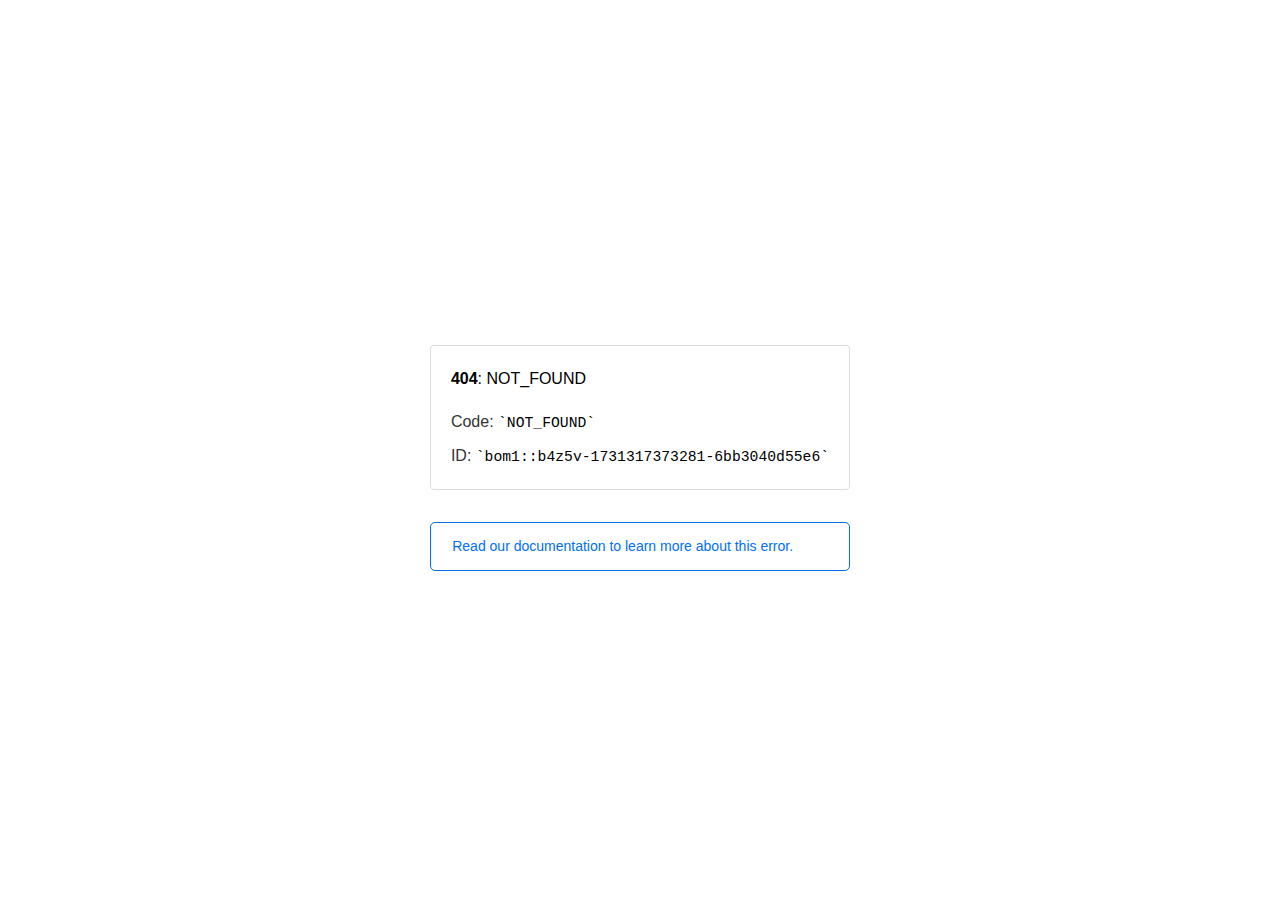
<file: fonts/fa-duotone-900.html>
<!doctype html><html lang=en><meta charset=utf-8><meta name=viewport content="width=device-width,initial-scale=1"><meta name=theme-color content=#000><title>404: NOT_FOUND</title><style>html{font-size:62.5%;box-sizing:border-box;height:-webkit-fill-available}*,::after,::before{box-sizing:inherit}body{font-family:sf pro text,sf pro icons,helvetica neue,helvetica,arial,sans-serif;font-size:1.6rem;line-height:1.65;word-break:break-word;font-kerning:auto;font-variant:normal;-webkit-font-smoothing:antialiased;-moz-osx-font-smoothing:grayscale;text-rendering:optimizeLegibility;hyphens:auto;height:100vh;height:-webkit-fill-available;max-height:100vh;max-height:-webkit-fill-available;margin:0}::selection{background:#79ffe1}::-moz-selection{background:#79ffe1}a{cursor:pointer;color:#0070f3;text-decoration:none;transition:all .2s ease;border-bottom:1px solid #0000}a:hover{border-bottom:1px solid #0070f3}ul{padding:0;margin-left:1.5em;list-style-type:none}li{margin-bottom:10px}ul li:before{content:'\02013'}li:before{display:inline-block;color:#ccc;position:absolute;margin-left:-18px;transition:color .2s ease}code{font-family:Menlo,Monaco,Lucida Console,Liberation Mono,DejaVu Sans Mono,Bitstream Vera Sans Mono,Courier New,monospace,serif;font-size:.92em}code:after,code:before{content:'`'}.container{display:flex;justify-content:center;flex-direction:column;min-height:100%}main{max-width:80rem;padding:4rem 6rem;margin:auto}ul{margin-bottom:32px}.error-title{font-size:2rem;padding-left:22px;line-height:1.5;margin-bottom:24px}.error-title-guilty{border-left:2px solid #ed367f}.error-title-innocent{border-left:2px solid #59b89c}@media(max-width:500px){.owner-error{display:none}}main p{color:#333}.devinfo-container{border:1px solid #ddd;border-radius:4px;padding:2rem;display:flex;flex-direction:column;margin-bottom:32px}.error-code{margin:0;font-size:1.6rem;color:#000;margin-bottom:1.6rem}.devinfo-line{color:#333}.devinfo-line code,code,li{color:#000}.devinfo-line:not(:last-child){margin-bottom:8px}.docs-link,.contact-link{font-weight:500}header,footer,footer a{display:flex;justify-content:center;align-items:center}header,footer{min-height:100px;height:100px}header{border-bottom:1px solid #eaeaea}header h1{font-size:1.8rem;margin:0;font-weight:500}header p{font-size:1.3rem;margin:0;font-weight:500}.header-item{display:flex;padding:0 2rem;margin:2rem 0;text-decoration:line-through;color:#999}.header-item.active{color:#ff0080;text-decoration:none}.header-item.first{border-right:1px solid #eaeaea}.header-item-content{display:flex;flex-direction:column}.header-item-icon{margin-right:1rem;margin-top:.6rem}footer{border-top:1px solid #eaeaea}footer a{color:#000}footer a:hover{border-bottom-color:#0000}footer svg{margin-left:.8rem}.note{padding:8pt 16pt;border-radius:5px;border:1px solid #0070f3;font-size:14px;line-height:1.8;color:#0070f3}@media(max-width:500px){.devinfo-container .devinfo-line code{margin-top:.4rem}.devinfo-container .devinfo-line:not(:last-child){margin-bottom:1.6rem}.devinfo-container{margin-bottom:0}header{flex-direction:column;height:auto;min-height:auto;align-items:flex-start}.header-item.first{border-right:none;margin-bottom:0}main{padding:1rem 2rem}body{font-size:1.4rem;line-height:1.55}footer{display:none}.note{margin-top:16px}}</style><div class=container><main><p class=devinfo-container><span class=error-code><strong>404</strong>: NOT_FOUND</span>
<span class=devinfo-line>Code: <code>NOT_FOUND</code></span>
<span class=devinfo-line>ID: <code>bom1::b4z5v-1731317373281-6bb3040d55e6</code></p><a href=https://vercel.com/docs/errors/platform-error-codes#not_found class=owner-error><div class=note>Read our documentation to learn more about this error.</div></a></main></div>
</file>
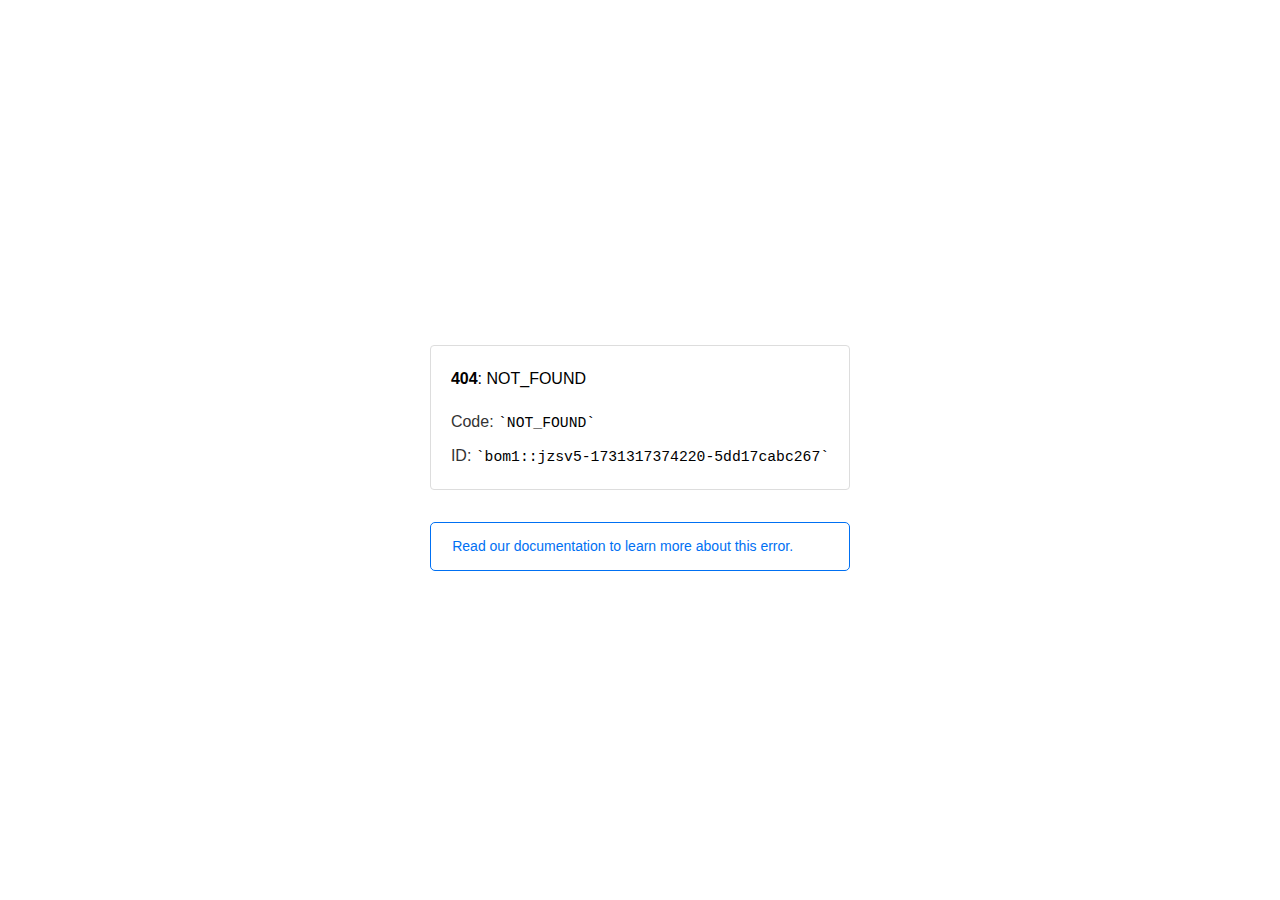
<file: fonts/fa-duotone-901.html>
<!doctype html><html lang=en><meta charset=utf-8><meta name=viewport content="width=device-width,initial-scale=1"><meta name=theme-color content=#000><title>404: NOT_FOUND</title><style>html{font-size:62.5%;box-sizing:border-box;height:-webkit-fill-available}*,::after,::before{box-sizing:inherit}body{font-family:sf pro text,sf pro icons,helvetica neue,helvetica,arial,sans-serif;font-size:1.6rem;line-height:1.65;word-break:break-word;font-kerning:auto;font-variant:normal;-webkit-font-smoothing:antialiased;-moz-osx-font-smoothing:grayscale;text-rendering:optimizeLegibility;hyphens:auto;height:100vh;height:-webkit-fill-available;max-height:100vh;max-height:-webkit-fill-available;margin:0}::selection{background:#79ffe1}::-moz-selection{background:#79ffe1}a{cursor:pointer;color:#0070f3;text-decoration:none;transition:all .2s ease;border-bottom:1px solid #0000}a:hover{border-bottom:1px solid #0070f3}ul{padding:0;margin-left:1.5em;list-style-type:none}li{margin-bottom:10px}ul li:before{content:'\02013'}li:before{display:inline-block;color:#ccc;position:absolute;margin-left:-18px;transition:color .2s ease}code{font-family:Menlo,Monaco,Lucida Console,Liberation Mono,DejaVu Sans Mono,Bitstream Vera Sans Mono,Courier New,monospace,serif;font-size:.92em}code:after,code:before{content:'`'}.container{display:flex;justify-content:center;flex-direction:column;min-height:100%}main{max-width:80rem;padding:4rem 6rem;margin:auto}ul{margin-bottom:32px}.error-title{font-size:2rem;padding-left:22px;line-height:1.5;margin-bottom:24px}.error-title-guilty{border-left:2px solid #ed367f}.error-title-innocent{border-left:2px solid #59b89c}@media(max-width:500px){.owner-error{display:none}}main p{color:#333}.devinfo-container{border:1px solid #ddd;border-radius:4px;padding:2rem;display:flex;flex-direction:column;margin-bottom:32px}.error-code{margin:0;font-size:1.6rem;color:#000;margin-bottom:1.6rem}.devinfo-line{color:#333}.devinfo-line code,code,li{color:#000}.devinfo-line:not(:last-child){margin-bottom:8px}.docs-link,.contact-link{font-weight:500}header,footer,footer a{display:flex;justify-content:center;align-items:center}header,footer{min-height:100px;height:100px}header{border-bottom:1px solid #eaeaea}header h1{font-size:1.8rem;margin:0;font-weight:500}header p{font-size:1.3rem;margin:0;font-weight:500}.header-item{display:flex;padding:0 2rem;margin:2rem 0;text-decoration:line-through;color:#999}.header-item.active{color:#ff0080;text-decoration:none}.header-item.first{border-right:1px solid #eaeaea}.header-item-content{display:flex;flex-direction:column}.header-item-icon{margin-right:1rem;margin-top:.6rem}footer{border-top:1px solid #eaeaea}footer a{color:#000}footer a:hover{border-bottom-color:#0000}footer svg{margin-left:.8rem}.note{padding:8pt 16pt;border-radius:5px;border:1px solid #0070f3;font-size:14px;line-height:1.8;color:#0070f3}@media(max-width:500px){.devinfo-container .devinfo-line code{margin-top:.4rem}.devinfo-container .devinfo-line:not(:last-child){margin-bottom:1.6rem}.devinfo-container{margin-bottom:0}header{flex-direction:column;height:auto;min-height:auto;align-items:flex-start}.header-item.first{border-right:none;margin-bottom:0}main{padding:1rem 2rem}body{font-size:1.4rem;line-height:1.55}footer{display:none}.note{margin-top:16px}}</style><div class=container><main><p class=devinfo-container><span class=error-code><strong>404</strong>: NOT_FOUND</span>
<span class=devinfo-line>Code: <code>NOT_FOUND</code></span>
<span class=devinfo-line>ID: <code>bom1::jzsv5-1731317374220-5dd17cabc267</code></p><a href=https://vercel.com/docs/errors/platform-error-codes#not_found class=owner-error><div class=note>Read our documentation to learn more about this error.</div></a></main></div>
</file>
<file: css/spacing.css>
/**
 * File Type: Custom Spacing (margin and padding) classes
 * Author: Mahamudul Hassan Sazal
 * Author Website: http://www.sazalahmed.com
 * Author Email: sazal.web@gmail.com
 */

/* ------------------------------------------ */
/* Margin All */
/* ------------------------------------------ */
.m_0 {
	margin: 0px !important;
}

.m_5 {
	margin: 5px !important;
}

.m_10 {
	margin: 10px !important;
}

.m_15 {
	margin: 15px !important;
}

.m_20 {
	margin: 20px !important;
}

.m_25 {
	margin: 25px !important;
}

.m_30 {
	margin: 30px !important;
}

.m_35 {
	margin: 35px !important;
}

.m_40 {
	margin: 40px !important;
}

.m_45 {
	margin: 45px !important;
}

.m_50 {
	margin: 50px !important;
}

.m_55 {
	margin: 55px !important;
}

.m_60 {
	margin: 60px !important;
}

.m_65 {
	margin: 65px !important;
}

.m_70 {
	margin: 70px !important;
}

.m_75 {
	margin: 75px !important;
}

.m_80 {
	margin: 80px !important;
}

.m_85 {
	margin: 85px !important;
}

.m_90 {
	margin: 90px !important;
}

.m_95 {
	margin: 95px !important;
}

.m_100 {
	margin: 100px !important;
}

.m_105 {
	margin: 105px !important;
}

.m_110 {
	margin: 110px !important;
}

.m_115 {
	margin: 115px !important;
}

.m_120 {
	margin: 120px !important;
}

.m_125 {
	margin: 125px !important;
}

.m_130 {
	margin: 130px !important;
}

.m_135 {
	margin: 135px !important;
}

.m_140 {
	margin: 140px !important;
}

.m_145 {
	margin: 145px !important;
}

.m_150 {
	margin: 150px !important;
}

.m_155 {
	margin: 155px !important;
}

.m_160 {
	margin: 160px !important;
}

.m_165 {
	margin: 165px !important;
}

.m_170 {
	margin: 170px !important;
}

.m_175 {
	margin: 175px !important;
}

.m_180 {
	margin: 180px !important;
}

.m_185 {
	margin: 185px !important;
}

.m_190 {
	margin: 190px !important;
}

.m_195 {
	margin: 195px !important;
}

.m_200 {
	margin: 200px !important;
}

.m_205 {
	margin: 205px !important;
}

.m_210 {
	margin: 210px !important;
}

.m_215 {
	margin: 215px !important;
}

.m_220 {
	margin: 220px !important;
}

.m_225 {
	margin: 225px !important;
}

.m_230 {
	margin: 230px !important;
}

.m_235 {
	margin: 235px !important;
}

.m_240 {
	margin: 240px !important;
}

.m_245 {
	margin: 245px !important;
}

.m_250 {
	margin: 250px !important;
}



/* ------------------------------------------ */
/* Margin Top */
/* ------------------------------------------ */
.mt_0 {
	margin-top: 0px !important;
}

.mt_5 {
	margin-top: 5px !important;
}

.mt_10 {
	margin-top: 10px !important;
}

.mt_15 {
	margin-top: 15px !important;
}

.mt_20 {
	margin-top: 20px !important;
}

.mt_25 {
	margin-top: 25px !important;
}

.mt_30 {
	margin-top: 30px !important;
}

.mt_35 {
	margin-top: 35px !important;
}

.mt_40 {
	margin-top: 40px !important;
}

.mt_45 {
	margin-top: 45px !important;
}

.mt_50 {
	margin-top: 50px !important;
}

.mt_55 {
	margin-top: 55px !important;
}

.mt_60 {
	margin-top: 60px !important;
}

.mt_65 {
	margin-top: 65px !important;
}

.mt_70 {
	margin-top: 70px !important;
}

.mt_75 {
	margin-top: 75px !important;
}

.mt_80 {
	margin-top: 80px !important;
}

.mt_85 {
	margin-top: 85px !important;
}

.mt_90 {
	margin-top: 90px !important;
}

.mt_95 {
	margin-top: 95px !important;
}

.mt_100 {
	margin-top: 100px !important;
}

.mt_105 {
	margin-top: 105px !important;
}

.mt_110 {
	margin-top: 110px !important;
}

.mt_115 {
	margin-top: 115px !important;
}

.mt_120 {
	margin-top: 120px !important;
}

.mt_125 {
	margin-top: 125px !important;
}

.mt_130 {
	margin-top: 130px !important;
}

.mt_135 {
	margin-top: 135px !important;
}

.mt_140 {
	margin-top: 140px !important;
}

.mt_145 {
	margin-top: 145px !important;
}

.mt_150 {
	margin-top: 150px !important;
}

.mt_155 {
	margin-top: 155px !important;
}

.mt_160 {
	margin-top: 160px !important;
}

.mt_165 {
	margin-top: 165px !important;
}

.mt_170 {
	margin-top: 170px !important;
}

.mt_175 {
	margin-top: 175px !important;
}

.mt_180 {
	margin-top: 180px !important;
}

.mt_185 {
	margin-top: 185px !important;
}

.mt_190 {
	margin-top: 190px !important;
}

.mt_195 {
	margin-top: 195px !important;
}

.mt_200 {
	margin-top: 200px !important;
}

.mt_205 {
	margin-top: 205px !important;
}

.mt_210 {
	margin-top: 210px !important;
}

.mt_215 {
	margin-top: 215px !important;
}

.mt_220 {
	margin-top: 220px !important;
}

.mt_225 {
	margin-top: 225px !important;
}

.mt_230 {
	margin-top: 230px !important;
}

.mt_235 {
	margin-top: 235px !important;
}

.mt_240 {
	margin-top: 240px !important;
}

.mt_245 {
	margin-top: 245px !important;
}

.mt_250 {
	margin-top: 250px !important;
}



/* ------------------------------------------ */
/* Margin Bottom */
/* ------------------------------------------ */
.mb_0 {
	margin-bottom: 0px !important;
}

.mb_5 {
	margin-bottom: 5px !important;
}

.mb_10 {
	margin-bottom: 10px !important;
}

.mb_15 {
	margin-bottom: 15px !important;
}

.mb_20 {
	margin-bottom: 20px !important;
}

.mb_25 {
	margin-bottom: 25px !important;
}

.mb_30 {
	margin-bottom: 30px !important;
}

.mb_35 {
	margin-bottom: 35px !important;
}

.mb_40 {
	margin-bottom: 40px !important;
}

.mb_45 {
	margin-bottom: 45px !important;
}

.mb_50 {
	margin-bottom: 50px !important;
}

.mb_55 {
	margin-bottom: 55px !important;
}

.mb_60 {
	margin-bottom: 60px !important;
}

.mb_65 {
	margin-bottom: 65px !important;
}

.mb_70 {
	margin-bottom: 70px !important;
}

.mb_75 {
	margin-bottom: 75px !important;
}

.mb_80 {
	margin-bottom: 80px !important;
}

.mb_85 {
	margin-bottom: 85px !important;
}

.mb_90 {
	margin-bottom: 90px !important;
}

.mb_95 {
	margin-bottom: 95px !important;
}

.mb_100 {
	margin-bottom: 100px !important;
}

.mb_105 {
	margin-bottom: 105px !important;
}

.mb_110 {
	margin-bottom: 110px !important;
}

.mb_115 {
	margin-bottom: 115px !important;
}

.mb_120 {
	margin-bottom: 120px !important;
}

.mb_125 {
	margin-bottom: 125px !important;
}

.mb_130 {
	margin-bottom: 130px !important;
}

.mb_135 {
	margin-bottom: 135px !important;
}

.mb_140 {
	margin-bottom: 140px !important;
}

.mb_145 {
	margin-bottom: 145px !important;
}

.mb_150 {
	margin-bottom: 150px !important;
}

.mb_155 {
	margin-bottom: 155px !important;
}

.mb_160 {
	margin-bottom: 160px !important;
}

.mb_165 {
	margin-bottom: 165px !important;
}

.mb_170 {
	margin-bottom: 170px !important;
}

.mb_175 {
	margin-bottom: 175px !important;
}

.mb_180 {
	margin-bottom: 180px !important;
}

.mb_185 {
	margin-bottom: 185px !important;
}

.mb_190 {
	margin-bottom: 190px !important;
}

.mb_195 {
	margin-bottom: 195px !important;
}

.mb_200 {
	margin-bottom: 200px !important;
}

.mb_205 {
	margin-bottom: 205px !important;
}

.mb_210 {
	margin-bottom: 210px !important;
}

.mb_215 {
	margin-bottom: 215px !important;
}

.mb_220 {
	margin-bottom: 220px !important;
}

.mb_225 {
	margin-bottom: 225px !important;
}

.mb_230 {
	margin-bottom: 230px !important;
}

.mb_235 {
	margin-bottom: 235px !important;
}

.mb_240 {
	margin-bottom: 240px !important;
}

.mb_245 {
	margin-bottom: 245px !important;
}

.mb_250 {
	margin-bottom: 250px !important;
}



/* ------------------------------------------ */
/* Margin Left */
/* ------------------------------------------ */
.ml_0 {
	margin-left: 0px !important;
}

.ml_5 {
	margin-left: 5px !important;
}

.ml_10 {
	margin-left: 10px !important;
}

.ml_15 {
	margin-left: 15px !important;
}

.ml_20 {
	margin-left: 20px !important;
}

.ml_25 {
	margin-left: 25px !important;
}

.ml_30 {
	margin-left: 30px !important;
}

.ml_35 {
	margin-left: 35px !important;
}

.ml_40 {
	margin-left: 40px !important;
}

.ml_45 {
	margin-left: 45px !important;
}

.ml_50 {
	margin-left: 50px !important;
}

.ml_55 {
	margin-left: 55px !important;
}

.ml_60 {
	margin-left: 60px !important;
}

.ml_65 {
	margin-left: 65px !important;
}

.ml_70 {
	margin-left: 70px !important;
}

.ml_75 {
	margin-left: 75px !important;
}

.ml_80 {
	margin-left: 80px !important;
}

.ml_85 {
	margin-left: 85px !important;
}

.ml_90 {
	margin-left: 90px !important;
}

.ml_95 {
	margin-left: 95px !important;
}

.ml_100 {
	margin-left: 100px !important;
}

.ml_105 {
	margin-left: 105px !important;
}

.ml_110 {
	margin-left: 110px !important;
}

.ml_115 {
	margin-left: 115px !important;
}

.ml_120 {
	margin-left: 120px !important;
}

.ml_125 {
	margin-left: 125px !important;
}

.ml_130 {
	margin-left: 130px !important;
}

.ml_135 {
	margin-left: 135px !important;
}

.ml_140 {
	margin-left: 140px !important;
}

.ml_145 {
	margin-left: 145px !important;
}

.ml_150 {
	margin-left: 150px !important;
}

.ml_155 {
	margin-left: 155px !important;
}

.ml_160 {
	margin-left: 160px !important;
}

.ml_165 {
	margin-left: 165px !important;
}

.ml_170 {
	margin-left: 170px !important;
}

.ml_175 {
	margin-left: 175px !important;
}

.ml_180 {
	margin-left: 180px !important;
}

.ml_185 {
	margin-left: 185px !important;
}

.ml_190 {
	margin-left: 190px !important;
}

.ml_195 {
	margin-left: 195px !important;
}

.ml_200 {
	margin-left: 200px !important;
}

.ml_205 {
	margin-left: 205px !important;
}

.ml_210 {
	margin-left: 210px !important;
}

.ml_215 {
	margin-left: 215px !important;
}

.ml_220 {
	margin-left: 220px !important;
}

.ml_225 {
	margin-left: 225px !important;
}

.ml_230 {
	margin-left: 230px !important;
}

.ml_235 {
	margin-left: 235px !important;
}

.ml_240 {
	margin-left: 240px !important;
}

.ml_245 {
	margin-left: 245px !important;
}

.ml_250 {
	margin-left: 250px !important;
}


/* ------------------------------------------ */
/* Margin Right */
/* ------------------------------------------ */
.mr_0 {
	margin-right: 0px !important;
}

.mr_5 {
	margin-right: 5px !important;
}

.mr_10 {
	margin-right: 10px !important;
}

.mr_15 {
	margin-right: 15px !important;
}

.mr_20 {
	margin-right: 20px !important;
}

.mr_25 {
	margin-right: 25px !important;
}

.mr_30 {
	margin-right: 30px !important;
}

.mr_35 {
	margin-right: 35px !important;
}

.mr_40 {
	margin-right: 40px !important;
}

.mr_45 {
	margin-right: 45px !important;
}

.mr_50 {
	margin-right: 50px !important;
}

.mr_55 {
	margin-right: 55px !important;
}

.mr_60 {
	margin-right: 60px !important;
}

.mr_65 {
	margin-right: 65px !important;
}

.mr_70 {
	margin-right: 70px !important;
}

.mr_75 {
	margin-right: 75px !important;
}

.mr_80 {
	margin-right: 80px !important;
}

.mr_85 {
	margin-right: 85px !important;
}

.mr_90 {
	margin-right: 90px !important;
}

.mr_95 {
	margin-right: 95px !important;
}

.mr_100 {
	margin-right: 100px !important;
}

.mr_105 {
	margin-right: 105px !important;
}

.mr_110 {
	margin-right: 110px !important;
}

.mr_115 {
	margin-right: 115px !important;
}

.mr_120 {
	margin-right: 120px !important;
}

.mr_125 {
	margin-right: 125px !important;
}

.mr_130 {
	margin-right: 130px !important;
}

.mr_135 {
	margin-right: 135px !important;
}

.mr_140 {
	margin-right: 140px !important;
}

.mr_145 {
	margin-right: 145px !important;
}

.mr_150 {
	margin-right: 150px !important;
}

.mr_155 {
	margin-right: 155px !important;
}

.mr_160 {
	margin-right: 160px !important;
}

.mr_165 {
	margin-right: 165px !important;
}

.mr_170 {
	margin-right: 170px !important;
}

.mr_175 {
	margin-right: 175px !important;
}

.mr_180 {
	margin-right: 180px !important;
}

.mr_185 {
	margin-right: 185px !important;
}

.mr_190 {
	margin-right: 190px !important;
}

.mr_195 {
	margin-right: 195px !important;
}

.mr_200 {
	margin-right: 200px !important;
}

.mr_205 {
	margin-right: 205px !important;
}

.mr_210 {
	margin-right: 210px !important;
}

.mr_215 {
	margin-right: 215px !important;
}

.mr_220 {
	margin-right: 220px !important;
}

.mr_225 {
	margin-right: 225px !important;
}

.mr_230 {
	margin-right: 230px !important;
}

.mr_235 {
	margin-right: 235px !important;
}

.mr_240 {
	margin-right: 240px !important;
}

.mr_245 {
	margin-right: 245px !important;
}

.mr_250 {
	margin-right: 250px !important;
}





/* ------------------------------------------ */
/* Padding All */
/* ------------------------------------------ */
.p_0 {
	padding: 0px !important;
}

.p_5 {
	padding: 5px !important;
}

.p_10 {
	padding: 10px !important;
}

.p_15 {
	padding: 15px !important;
}

.p_20 {
	padding: 20px !important;
}

.p_25 {
	padding: 25px !important;
}

.p_30 {
	padding: 30px !important;
}

.p_35 {
	padding: 35px !important;
}

.p_40 {
	padding: 40px !important;
}

.p_45 {
	padding: 45px !important;
}

.p_50 {
	padding: 50px !important;
}

.p_55 {
	padding: 55px !important;
}

.p_60 {
	padding: 60px !important;
}

.p_65 {
	padding: 65px !important;
}

.p_70 {
	padding: 70px !important;
}

.p_75 {
	padding: 75px !important;
}

.p_80 {
	padding: 80px !important;
}

.p_85 {
	padding: 85px !important;
}

.p_90 {
	padding: 90px !important;
}

.p_95 {
	padding: 95px !important;
}

.p_100 {
	padding: 100px !important;
}

.p_105 {
	padding: 105px !important;
}

.p_110 {
	padding: 110px !important;
}

.p_115 {
	padding: 115px !important;
}

.p_120 {
	padding: 120px !important;
}

.p_125 {
	padding: 125px !important;
}

.p_130 {
	padding: 130px !important;
}

.p_135 {
	padding: 135px !important;
}

.p_140 {
	padding: 140px !important;
}

.p_145 {
	padding: 145px !important;
}

.p_150 {
	padding: 150px !important;
}

.p_155 {
	padding: 155px !important;
}

.p_160 {
	padding: 160px !important;
}

.p_165 {
	padding: 165px !important;
}

.p_170 {
	padding: 170px !important;
}

.p_175 {
	padding: 175px !important;
}

.p_180 {
	padding: 180px !important;
}

.p_185 {
	padding: 185px !important;
}

.p_190 {
	padding: 190px !important;
}

.p_195 {
	padding: 195px !important;
}

.p_200 {
	padding: 200px !important;
}

.p_205 {
	padding: 205px !important;
}

.p_210 {
	padding: 210px !important;
}

.p_215 {
	padding: 215px !important;
}

.p_220 {
	padding: 220px !important;
}

.p_225 {
	padding: 225px !important;
}

.p_230 {
	padding: 230px !important;
}

.p_235 {
	padding: 235px !important;
}

.p_240 {
	padding: 240px !important;
}

.p_245 {
	padding: 245px !important;
}

.p_250 {
	padding: 250px !important;
}



/* ------------------------------------------ */
/* Padding Top */
/* ------------------------------------------ */
.pt_0 {
	padding-top: 0px !important;
}

.pt_5 {
	padding-top: 5px !important;
}

.pt_10 {
	padding-top: 10px !important;
}

.pt_15 {
	padding-top: 15px !important;
}

.pt_20 {
	padding-top: 20px !important;
}

.pt_25 {
	padding-top: 25px !important;
}

.pt_30 {
	padding-top: 30px !important;
}

.pt_35 {
	padding-top: 35px !important;
}

.pt_40 {
	padding-top: 40px !important;
}

.pt_45 {
	padding-top: 45px !important;
}

.pt_50 {
	padding-top: 50px !important;
}

.pt_55 {
	padding-top: 55px !important;
}

.pt_60 {
	padding-top: 60px !important;
}

.pt_65 {
	padding-top: 65px !important;
}

.pt_70 {
	padding-top: 70px !important;
}

.pt_75 {
	padding-top: 75px !important;
}

.pt_80 {
	padding-top: 80px !important;
}

.pt_85 {
	padding-top: 85px !important;
}

.pt_90 {
	padding-top: 90px !important;
}

.pt_95 {
	padding-top: 95px !important;
}

.pt_100 {
	padding-top: 100px !important;
}

.pt_105 {
	padding-top: 105px !important;
}

.pt_110 {
	padding-top: 110px !important;
}

.pt_115 {
	padding-top: 115px !important;
}

.pt_120 {
	padding-top: 120px !important;
}

.pt_125 {
	padding-top: 125px !important;
}

.pt_130 {
	padding-top: 130px !important;
}

.pt_135 {
	padding-top: 135px !important;
}

.pt_140 {
	padding-top: 140px !important;
}

.pt_145 {
	padding-top: 145px !important;
}

.pt_150 {
	padding-top: 150px !important;
}

.pt_155 {
	padding-top: 155px !important;
}

.pt_160 {
	padding-top: 160px !important;
}

.pt_165 {
	padding-top: 165px !important;
}

.pt_170 {
	padding-top: 170px !important;
}

.pt_175 {
	padding-top: 175px !important;
}

.pt_180 {
	padding-top: 180px !important;
}

.pt_185 {
	padding-top: 185px !important;
}

.pt_190 {
	padding-top: 190px !important;
}

.pt_195 {
	padding-top: 195px !important;
}

.pt_200 {
	padding-top: 200px !important;
}

.pt_205 {
	padding-top: 205px !important;
}

.pt_210 {
	padding-top: 210px !important;
}

.pt_215 {
	padding-top: 215px !important;
}

.pt_220 {
	padding-top: 220px !important;
}

.pt_225 {
	padding-top: 225px !important;
}

.pt_230 {
	padding-top: 230px !important;
}

.pt_235 {
	padding-top: 235px !important;
}

.pt_240 {
	padding-top: 240px !important;
}

.pt_245 {
	padding-top: 245px !important;
}

.pt_250 {
	padding-top: 250px !important;
}



/* ------------------------------------------ */
/* Padding Bottom */
/* ------------------------------------------ */
.pb_0 {
	padding-bottom: 0px !important;
}

.pb_5 {
	padding-bottom: 5px !important;
}

.pb_10 {
	padding-bottom: 10px !important;
}

.pb_15 {
	padding-bottom: 15px !important;
}

.pb_20 {
	padding-bottom: 20px !important;
}

.pb_25 {
	padding-bottom: 25px !important;
}

.pb_30 {
	padding-bottom: 30px !important;
}

.pb_35 {
	padding-bottom: 35px !important;
}

.pb_40 {
	padding-bottom: 40px !important;
}

.pb_45 {
	padding-bottom: 45px !important;
}

.pb_50 {
	padding-bottom: 50px !important;
}

.pb_55 {
	padding-bottom: 55px !important;
}

.pb_60 {
	padding-bottom: 60px !important;
}

.pb_65 {
	padding-bottom: 65px !important;
}

.pb_70 {
	padding-bottom: 70px !important;
}

.pb_75 {
	padding-bottom: 75px !important;
}

.pb_80 {
	padding-bottom: 80px !important;
}

.pb_85 {
	padding-bottom: 85px !important;
}

.pb_90 {
	padding-bottom: 90px !important;
}

.pb_95 {
	padding-bottom: 95px !important;
}

.pb_100 {
	padding-bottom: 100px !important;
}

.pb_105 {
	padding-bottom: 105px !important;
}

.pb_110 {
	padding-bottom: 110px !important;
}

.pb_115 {
	padding-bottom: 115px !important;
}

.pb_120 {
	padding-bottom: 120px !important;
}

.pb_125 {
	padding-bottom: 125px !important;
}

.pb_130 {
	padding-bottom: 130px !important;
}

.pb_135 {
	padding-bottom: 135px !important;
}

.pb_140 {
	padding-bottom: 140px !important;
}

.pb_145 {
	padding-bottom: 145px !important;
}

.pb_150 {
	padding-bottom: 150px !important;
}

.pb_155 {
	padding-bottom: 155px !important;
}

.pb_160 {
	padding-bottom: 160px !important;
}

.pb_165 {
	padding-bottom: 165px !important;
}

.pb_170 {
	padding-bottom: 170px !important;
}

.pb_175 {
	padding-bottom: 175px !important;
}

.pb_180 {
	padding-bottom: 180px !important;
}

.pb_185 {
	padding-bottom: 185px !important;
}

.pb_190 {
	padding-bottom: 190px !important;
}

.pb_195 {
	padding-bottom: 195px !important;
}

.pb_200 {
	padding-bottom: 200px !important;
}

.pb_205 {
	padding-bottom: 205px !important;
}

.pb_210 {
	padding-bottom: 210px !important;
}

.pb_215 {
	padding-bottom: 215px !important;
}

.pb_220 {
	padding-bottom: 220px !important;
}

.pb_225 {
	padding-bottom: 225px !important;
}

.pb_230 {
	padding-bottom: 230px !important;
}

.pb_235 {
	padding-bottom: 235px !important;
}

.pb_240 {
	padding-bottom: 240px !important;
}

.pb_245 {
	padding-bottom: 245px !important;
}

.pb_250 {
	padding-bottom: 250px !important;
}



/* ------------------------------------------ */
/* Padding Left */
/* ------------------------------------------ */
.pl_0 {
	padding-left: 0px !important;
}

.pl_5 {
	padding-left: 5px !important;
}

.pl_10 {
	padding-left: 10px !important;
}

.pl_15 {
	padding-left: 15px !important;
}

.pl_20 {
	padding-left: 20px !important;
}

.pl_25 {
	padding-left: 25px !important;
}

.pl_30 {
	padding-left: 30px !important;
}

.pl_35 {
	padding-left: 35px !important;
}

.pl_40 {
	padding-left: 40px !important;
}

.pl_45 {
	padding-left: 45px !important;
}

.pl_50 {
	padding-left: 50px !important;
}

.pl_55 {
	padding-left: 55px !important;
}

.pl_60 {
	padding-left: 60px !important;
}

.pl_65 {
	padding-left: 65px !important;
}

.pl_70 {
	padding-left: 70px !important;
}

.pl_75 {
	padding-left: 75px !important;
}

.pl_80 {
	padding-left: 80px !important;
}

.pl_85 {
	padding-left: 85px !important;
}

.pl_90 {
	padding-left: 90px !important;
}

.pl_95 {
	padding-left: 95px !important;
}

.pl_100 {
	padding-left: 100px !important;
}

.pl_105 {
	padding-left: 105px !important;
}

.pl_110 {
	padding-left: 110px !important;
}

.pl_115 {
	padding-left: 115px !important;
}

.pl_120 {
	padding-left: 120px !important;
}

.pl_125 {
	padding-left: 125px !important;
}

.pl_130 {
	padding-left: 130px !important;
}

.pl_135 {
	padding-left: 135px !important;
}

.pl_140 {
	padding-left: 140px !important;
}

.pl_145 {
	padding-left: 145px !important;
}

.pl_150 {
	padding-left: 150px !important;
}

.pl_155 {
	padding-left: 155px !important;
}

.pl_160 {
	padding-left: 160px !important;
}

.pl_165 {
	padding-left: 165px !important;
}

.pl_170 {
	padding-left: 170px !important;
}

.pl_175 {
	padding-left: 175px !important;
}

.pl_180 {
	padding-left: 180px !important;
}

.pl_185 {
	padding-left: 185px !important;
}

.pl_190 {
	padding-left: 190px !important;
}

.pl_195 {
	padding-left: 195px !important;
}

.pl_200 {
	padding-left: 200px !important;
}

.pl_205 {
	padding-left: 205px !important;
}

.pl_210 {
	padding-left: 210px !important;
}

.pl_215 {
	padding-left: 215px !important;
}

.pl_220 {
	padding-left: 220px !important;
}

.pl_225 {
	padding-left: 225px !important;
}

.pl_230 {
	padding-left: 230px !important;
}

.pl_235 {
	padding-left: 235px !important;
}

.pl_240 {
	padding-left: 240px !important;
}

.pl_245 {
	padding-left: 245px !important;
}

.pl_250 {
	padding-left: 250px !important;
}


/* ------------------------------------------ */
/* Padding Right */
/* ------------------------------------------ */
.pr_0 {
	padding-right: 0px !important;
}

.pr_5 {
	padding-right: 5px !important;
}

.pr_10 {
	padding-right: 10px !important;
}

.pr_15 {
	padding-right: 15px !important;
}

.pr_20 {
	padding-right: 20px !important;
}

.pr_25 {
	padding-right: 25px !important;
}

.pr_30 {
	padding-right: 30px !important;
}

.pr_35 {
	padding-right: 35px !important;
}

.pr_40 {
	padding-right: 40px !important;
}

.pr_45 {
	padding-right: 45px !important;
}

.pr_50 {
	padding-right: 50px !important;
}

.pr_55 {
	padding-right: 55px !important;
}

.pr_60 {
	padding-right: 60px !important;
}

.pr_65 {
	padding-right: 65px !important;
}

.pr_70 {
	padding-right: 70px !important;
}

.pr_75 {
	padding-right: 75px !important;
}

.pr_80 {
	padding-right: 80px !important;
}

.pr_85 {
	padding-right: 85px !important;
}

.pr_90 {
	padding-right: 90px !important;
}

.pr_95 {
	padding-right: 95px !important;
}

.pr_100 {
	padding-right: 100px !important;
}

.pr_105 {
	padding-right: 105px !important;
}

.pr_110 {
	padding-right: 110px !important;
}

.pr_115 {
	padding-right: 115px !important;
}

.pr_120 {
	padding-right: 120px !important;
}

.pr_125 {
	padding-right: 125px !important;
}

.pr_130 {
	padding-right: 130px !important;
}

.pr_135 {
	padding-right: 135px !important;
}

.pr_140 {
	padding-right: 140px !important;
}

.pr_145 {
	padding-right: 145px !important;
}

.pr_150 {
	padding-right: 150px !important;
}

.pr_155 {
	padding-right: 155px !important;
}

.pr_160 {
	padding-right: 160px !important;
}

.pr_165 {
	padding-right: 165px !important;
}

.pr_170 {
	padding-right: 170px !important;
}

.pr_175 {
	padding-right: 175px !important;
}

.pr_180 {
	padding-right: 180px !important;
}

.pr_185 {
	padding-right: 185px !important;
}

.pr_190 {
	padding-right: 190px !important;
}

.pr_195 {
	padding-right: 195px !important;
}

.pr_200 {
	padding-right: 200px !important;
}

.pr_205 {
	padding-right: 205px !important;
}

.pr_210 {
	padding-right: 210px !important;
}

.pr_215 {
	padding-right: 215px !important;
}

.pr_220 {
	padding-right: 220px !important;
}

.pr_225 {
	padding-right: 225px !important;
}

.pr_230 {
	padding-right: 230px !important;
}

.pr_235 {
	padding-right: 235px !important;
}

.pr_240 {
	padding-right: 240px !important;
}

.pr_245 {
	padding-right: 245px !important;
}

.pr_250 {
	padding-right: 250px !important;
}





/* ------------------------------------------ */
/* For Responsive Layouts */
/* ------------------------------------------ */
@media only screen and (min-width: 1200px) {

	/* ------------------------------------------ */
	/* Margin All */
	/* ------------------------------------------ */
	.lg_m_0 {
		margin: 0px !important;
	}

	.lg_m_5 {
		margin: 5px !important;
	}

	.lg_m_10 {
		margin: 10px !important;
	}

	.lg_m_15 {
		margin: 15px !important;
	}

	.lg_m_20 {
		margin: 20px !important;
	}

	.lg_m_25 {
		margin: 25px !important;
	}

	.lg_m_30 {
		margin: 30px !important;
	}

	.lg_m_35 {
		margin: 35px !important;
	}

	.lg_m_40 {
		margin: 40px !important;
	}

	.lg_m_45 {
		margin: 45px !important;
	}

	.lg_m_50 {
		margin: 50px !important;
	}

	.lg_m_55 {
		margin: 55px !important;
	}

	.lg_m_60 {
		margin: 60px !important;
	}

	.lg_m_65 {
		margin: 65px !important;
	}

	.lg_m_70 {
		margin: 70px !important;
	}

	.lg_m_75 {
		margin: 75px !important;
	}

	.lg_m_80 {
		margin: 80px !important;
	}

	.lg_m_85 {
		margin: 85px !important;
	}

	.lg_m_90 {
		margin: 90px !important;
	}

	.lg_m_95 {
		margin: 95px !important;
	}

	.lg_m_100 {
		margin: 100px !important;
	}

	.lg_m_105 {
		margin: 105px !important;
	}

	.lg_m_110 {
		margin: 110px !important;
	}

	.lg_m_115 {
		margin: 115px !important;
	}

	.lg_m_120 {
		margin: 120px !important;
	}

	.lg_m_125 {
		margin: 125px !important;
	}

	.lg_m_130 {
		margin: 130px !important;
	}

	.lg_m_135 {
		margin: 135px !important;
	}

	.lg_m_140 {
		margin: 140px !important;
	}

	.lg_m_145 {
		margin: 145px !important;
	}

	.lg_m_150 {
		margin: 150px !important;
	}

	.lg_m_155 {
		margin: 155px !important;
	}

	.lg_m_160 {
		margin: 160px !important;
	}

	.lg_m_165 {
		margin: 165px !important;
	}

	.lg_m_170 {
		margin: 170px !important;
	}

	.lg_m_175 {
		margin: 175px !important;
	}

	.lg_m_180 {
		margin: 180px !important;
	}

	.lg_m_185 {
		margin: 185px !important;
	}

	.lg_m_190 {
		margin: 190px !important;
	}

	.lg_m_195 {
		margin: 195px !important;
	}

	.lg_m_200 {
		margin: 200px !important;
	}

	.lg_m_205 {
		margin: 205px !important;
	}

	.lg_m_210 {
		margin: 210px !important;
	}

	.lg_m_215 {
		margin: 215px !important;
	}

	.lg_m_220 {
		margin: 220px !important;
	}

	.lg_m_225 {
		margin: 225px !important;
	}

	.lg_m_230 {
		margin: 230px !important;
	}

	.lg_m_235 {
		margin: 235px !important;
	}

	.lg_m_240 {
		margin: 240px !important;
	}

	.lg_m_245 {
		margin: 245px !important;
	}

	.lg_m_250 {
		margin: 250px !important;
	}



	/* ------------------------------------------ */
	/* Margin Top */
	/* ------------------------------------------ */
	.lg_mt_0 {
		margin-top: 0px !important;
	}

	.lg_mt_5 {
		margin-top: 5px !important;
	}

	.lg_mt_10 {
		margin-top: 10px !important;
	}

	.lg_mt_15 {
		margin-top: 15px !important;
	}

	.lg_mt_20 {
		margin-top: 20px !important;
	}

	.lg_mt_25 {
		margin-top: 25px !important;
	}

	.lg_mt_30 {
		margin-top: 30px !important;
	}

	.lg_mt_35 {
		margin-top: 35px !important;
	}

	.lg_mt_40 {
		margin-top: 40px !important;
	}

	.lg_mt_45 {
		margin-top: 45px !important;
	}

	.lg_mt_50 {
		margin-top: 50px !important;
	}

	.lg_mt_55 {
		margin-top: 55px !important;
	}

	.lg_mt_60 {
		margin-top: 60px !important;
	}

	.lg_mt_65 {
		margin-top: 65px !important;
	}

	.lg_mt_70 {
		margin-top: 70px !important;
	}

	.lg_mt_75 {
		margin-top: 75px !important;
	}

	.lg_mt_80 {
		margin-top: 80px !important;
	}

	.lg_mt_85 {
		margin-top: 85px !important;
	}

	.lg_mt_90 {
		margin-top: 90px !important;
	}

	.lg_mt_95 {
		margin-top: 95px !important;
	}

	.lg_mt_100 {
		margin-top: 100px !important;
	}

	.lg_mt_105 {
		margin-top: 105px !important;
	}

	.lg_mt_110 {
		margin-top: 110px !important;
	}

	.lg_mt_115 {
		margin-top: 115px !important;
	}

	.lg_mt_120 {
		margin-top: 120px !important;
	}

	.lg_mt_125 {
		margin-top: 125px !important;
	}

	.lg_mt_130 {
		margin-top: 130px !important;
	}

	.lg_mt_135 {
		margin-top: 135px !important;
	}

	.lg_mt_140 {
		margin-top: 140px !important;
	}

	.lg_mt_145 {
		margin-top: 145px !important;
	}

	.lg_mt_150 {
		margin-top: 150px !important;
	}

	.lg_mt_155 {
		margin-top: 155px !important;
	}

	.lg_mt_160 {
		margin-top: 160px !important;
	}

	.lg_mt_165 {
		margin-top: 165px !important;
	}

	.lg_mt_170 {
		margin-top: 170px !important;
	}

	.lg_mt_175 {
		margin-top: 175px !important;
	}

	.lg_mt_180 {
		margin-top: 180px !important;
	}

	.lg_mt_185 {
		margin-top: 185px !important;
	}

	.lg_mt_190 {
		margin-top: 190px !important;
	}

	.lg_mt_195 {
		margin-top: 195px !important;
	}

	.lg_mt_200 {
		margin-top: 200px !important;
	}

	.lg_mt_205 {
		margin-top: 205px !important;
	}

	.lg_mt_210 {
		margin-top: 210px !important;
	}

	.lg_mt_215 {
		margin-top: 215px !important;
	}

	.lg_mt_220 {
		margin-top: 220px !important;
	}

	.lg_mt_225 {
		margin-top: 225px !important;
	}

	.lg_mt_230 {
		margin-top: 230px !important;
	}

	.lg_mt_235 {
		margin-top: 235px !important;
	}

	.lg_mt_240 {
		margin-top: 240px !important;
	}

	.lg_mt_245 {
		margin-top: 245px !important;
	}

	.lg_mt_250 {
		margin-top: 250px !important;
	}



	/* ------------------------------------------ */
	/* Margin Bottom */
	/* ------------------------------------------ */
	.lg_mb_0 {
		margin-bottom: 0px !important;
	}

	.lg_mb_5 {
		margin-bottom: 5px !important;
	}

	.lg_mb_10 {
		margin-bottom: 10px !important;
	}

	.lg_mb_15 {
		margin-bottom: 15px !important;
	}

	.lg_mb_20 {
		margin-bottom: 20px !important;
	}

	.lg_mb_25 {
		margin-bottom: 25px !important;
	}

	.lg_mb_30 {
		margin-bottom: 30px !important;
	}

	.lg_mb_35 {
		margin-bottom: 35px !important;
	}

	.lg_mb_40 {
		margin-bottom: 40px !important;
	}

	.lg_mb_45 {
		margin-bottom: 45px !important;
	}

	.lg_mb_50 {
		margin-bottom: 50px !important;
	}

	.lg_mb_55 {
		margin-bottom: 55px !important;
	}

	.lg_mb_60 {
		margin-bottom: 60px !important;
	}

	.lg_mb_65 {
		margin-bottom: 65px !important;
	}

	.lg_mb_70 {
		margin-bottom: 70px !important;
	}

	.lg_mb_75 {
		margin-bottom: 75px !important;
	}

	.lg_mb_80 {
		margin-bottom: 80px !important;
	}

	.lg_mb_85 {
		margin-bottom: 85px !important;
	}

	.lg_mb_90 {
		margin-bottom: 90px !important;
	}

	.lg_mb_95 {
		margin-bottom: 95px !important;
	}

	.lg_mb_100 {
		margin-bottom: 100px !important;
	}

	.lg_mb_105 {
		margin-bottom: 105px !important;
	}

	.lg_mb_110 {
		margin-bottom: 110px !important;
	}

	.lg_mb_115 {
		margin-bottom: 115px !important;
	}

	.lg_mb_120 {
		margin-bottom: 120px !important;
	}

	.lg_mb_125 {
		margin-bottom: 125px !important;
	}

	.lg_mb_130 {
		margin-bottom: 130px !important;
	}

	.lg_mb_135 {
		margin-bottom: 135px !important;
	}

	.lg_mb_140 {
		margin-bottom: 140px !important;
	}

	.lg_mb_145 {
		margin-bottom: 145px !important;
	}

	.lg_mb_150 {
		margin-bottom: 150px !important;
	}

	.lg_mb_155 {
		margin-bottom: 155px !important;
	}

	.lg_mb_160 {
		margin-bottom: 160px !important;
	}

	.lg_mb_165 {
		margin-bottom: 165px !important;
	}

	.lg_mb_170 {
		margin-bottom: 170px !important;
	}

	.lg_mb_175 {
		margin-bottom: 175px !important;
	}

	.lg_mb_180 {
		margin-bottom: 180px !important;
	}

	.lg_mb_185 {
		margin-bottom: 185px !important;
	}

	.lg_mb_190 {
		margin-bottom: 190px !important;
	}

	.lg_mb_195 {
		margin-bottom: 195px !important;
	}

	.lg_mb_200 {
		margin-bottom: 200px !important;
	}

	.lg_mb_205 {
		margin-bottom: 205px !important;
	}

	.lg_mb_210 {
		margin-bottom: 210px !important;
	}

	.lg_mb_215 {
		margin-bottom: 215px !important;
	}

	.lg_mb_220 {
		margin-bottom: 220px !important;
	}

	.lg_mb_225 {
		margin-bottom: 225px !important;
	}

	.lg_mb_230 {
		margin-bottom: 230px !important;
	}

	.lg_mb_235 {
		margin-bottom: 235px !important;
	}

	.lg_mb_240 {
		margin-bottom: 240px !important;
	}

	.lg_mb_245 {
		margin-bottom: 245px !important;
	}

	.lg_mb_250 {
		margin-bottom: 250px !important;
	}



	/* ------------------------------------------ */
	/* Margin Left */
	/* ------------------------------------------ */
	.lg_ml_0 {
		margin-left: 0px !important;
	}

	.lg_ml_5 {
		margin-left: 5px !important;
	}

	.lg_ml_10 {
		margin-left: 10px !important;
	}

	.lg_ml_15 {
		margin-left: 15px !important;
	}

	.lg_ml_20 {
		margin-left: 20px !important;
	}

	.lg_ml_25 {
		margin-left: 25px !important;
	}

	.lg_ml_30 {
		margin-left: 30px !important;
	}

	.lg_ml_35 {
		margin-left: 35px !important;
	}

	.lg_ml_40 {
		margin-left: 40px !important;
	}

	.lg_ml_45 {
		margin-left: 45px !important;
	}

	.lg_ml_50 {
		margin-left: 50px !important;
	}

	.lg_ml_55 {
		margin-left: 55px !important;
	}

	.lg_ml_60 {
		margin-left: 60px !important;
	}

	.lg_ml_65 {
		margin-left: 65px !important;
	}

	.lg_ml_70 {
		margin-left: 70px !important;
	}

	.lg_ml_75 {
		margin-left: 75px !important;
	}

	.lg_ml_80 {
		margin-left: 80px !important;
	}

	.lg_ml_85 {
		margin-left: 85px !important;
	}

	.lg_ml_90 {
		margin-left: 90px !important;
	}

	.lg_ml_95 {
		margin-left: 95px !important;
	}

	.lg_ml_100 {
		margin-left: 100px !important;
	}

	.lg_ml_105 {
		margin-left: 105px !important;
	}

	.lg_ml_110 {
		margin-left: 110px !important;
	}

	.lg_ml_115 {
		margin-left: 115px !important;
	}

	.lg_ml_120 {
		margin-left: 120px !important;
	}

	.lg_ml_125 {
		margin-left: 125px !important;
	}

	.lg_ml_130 {
		margin-left: 130px !important;
	}

	.lg_ml_135 {
		margin-left: 135px !important;
	}

	.lg_ml_140 {
		margin-left: 140px !important;
	}

	.lg_ml_145 {
		margin-left: 145px !important;
	}

	.lg_ml_150 {
		margin-left: 150px !important;
	}

	.lg_ml_155 {
		margin-left: 155px !important;
	}

	.lg_ml_160 {
		margin-left: 160px !important;
	}

	.lg_ml_165 {
		margin-left: 165px !important;
	}

	.lg_ml_170 {
		margin-left: 170px !important;
	}

	.lg_ml_175 {
		margin-left: 175px !important;
	}

	.lg_ml_180 {
		margin-left: 180px !important;
	}

	.lg_ml_185 {
		margin-left: 185px !important;
	}

	.lg_ml_190 {
		margin-left: 190px !important;
	}

	.lg_ml_195 {
		margin-left: 195px !important;
	}

	.lg_ml_200 {
		margin-left: 200px !important;
	}

	.lg_ml_205 {
		margin-left: 205px !important;
	}

	.lg_ml_210 {
		margin-left: 210px !important;
	}

	.lg_ml_215 {
		margin-left: 215px !important;
	}

	.lg_ml_220 {
		margin-left: 220px !important;
	}

	.lg_ml_225 {
		margin-left: 225px !important;
	}

	.lg_ml_230 {
		margin-left: 230px !important;
	}

	.lg_ml_235 {
		margin-left: 235px !important;
	}

	.lg_ml_240 {
		margin-left: 240px !important;
	}

	.lg_ml_245 {
		margin-left: 245px !important;
	}

	.lg_ml_250 {
		margin-left: 250px !important;
	}


	/* ------------------------------------------ */
	/* Margin Right */
	/* ------------------------------------------ */
	.lg_mr_0 {
		margin-right: 0px !important;
	}

	.lg_mr_5 {
		margin-right: 5px !important;
	}

	.lg_mr_10 {
		margin-right: 10px !important;
	}

	.lg_mr_15 {
		margin-right: 15px !important;
	}

	.lg_mr_20 {
		margin-right: 20px !important;
	}

	.lg_mr_25 {
		margin-right: 25px !important;
	}

	.lg_mr_30 {
		margin-right: 30px !important;
	}

	.lg_mr_35 {
		margin-right: 35px !important;
	}

	.lg_mr_40 {
		margin-right: 40px !important;
	}

	.lg_mr_45 {
		margin-right: 45px !important;
	}

	.lg_mr_50 {
		margin-right: 50px !important;
	}

	.lg_mr_55 {
		margin-right: 55px !important;
	}

	.lg_mr_60 {
		margin-right: 60px !important;
	}

	.lg_mr_65 {
		margin-right: 65px !important;
	}

	.lg_mr_70 {
		margin-right: 70px !important;
	}

	.lg_mr_75 {
		margin-right: 75px !important;
	}

	.lg_mr_80 {
		margin-right: 80px !important;
	}

	.lg_mr_85 {
		margin-right: 85px !important;
	}

	.lg_mr_90 {
		margin-right: 90px !important;
	}

	.lg_mr_95 {
		margin-right: 95px !important;
	}

	.lg_mr_100 {
		margin-right: 100px !important;
	}

	.lg_mr_105 {
		margin-right: 105px !important;
	}

	.lg_mr_110 {
		margin-right: 110px !important;
	}

	.lg_mr_115 {
		margin-right: 115px !important;
	}

	.lg_mr_120 {
		margin-right: 120px !important;
	}

	.lg_mr_125 {
		margin-right: 125px !important;
	}

	.lg_mr_130 {
		margin-right: 130px !important;
	}

	.lg_mr_135 {
		margin-right: 135px !important;
	}

	.lg_mr_140 {
		margin-right: 140px !important;
	}

	.lg_mr_145 {
		margin-right: 145px !important;
	}

	.lg_mr_150 {
		margin-right: 150px !important;
	}

	.lg_mr_155 {
		margin-right: 155px !important;
	}

	.lg_mr_160 {
		margin-right: 160px !important;
	}

	.lg_mr_165 {
		margin-right: 165px !important;
	}

	.lg_mr_170 {
		margin-right: 170px !important;
	}

	.lg_mr_175 {
		margin-right: 175px !important;
	}

	.lg_mr_180 {
		margin-right: 180px !important;
	}

	.lg_mr_185 {
		margin-right: 185px !important;
	}

	.lg_mr_190 {
		margin-right: 190px !important;
	}

	.lg_mr_195 {
		margin-right: 195px !important;
	}

	.lg_mr_200 {
		margin-right: 200px !important;
	}

	.lg_mr_205 {
		margin-right: 205px !important;
	}

	.lg_mr_210 {
		margin-right: 210px !important;
	}

	.lg_mr_215 {
		margin-right: 215px !important;
	}

	.lg_mr_220 {
		margin-right: 220px !important;
	}

	.lg_mr_225 {
		margin-right: 225px !important;
	}

	.lg_mr_230 {
		margin-right: 230px !important;
	}

	.lg_mr_235 {
		margin-right: 235px !important;
	}

	.lg_mr_240 {
		margin-right: 240px !important;
	}

	.lg_mr_245 {
		margin-right: 245px !important;
	}

	.lg_mr_250 {
		margin-right: 250px !important;
	}





	/* ------------------------------------------ */
	/* Padding All */
	/* ------------------------------------------ */
	.lg_p_0 {
		padding: 0px !important;
	}

	.lg_p_5 {
		padding: 5px !important;
	}

	.lg_p_10 {
		padding: 10px !important;
	}

	.lg_p_15 {
		padding: 15px !important;
	}

	.lg_p_20 {
		padding: 20px !important;
	}

	.lg_p_25 {
		padding: 25px !important;
	}

	.lg_p_30 {
		padding: 30px !important;
	}

	.lg_p_35 {
		padding: 35px !important;
	}

	.lg_p_40 {
		padding: 40px !important;
	}

	.lg_p_45 {
		padding: 45px !important;
	}

	.lg_p_50 {
		padding: 50px !important;
	}

	.lg_p_55 {
		padding: 55px !important;
	}

	.lg_p_60 {
		padding: 60px !important;
	}

	.lg_p_65 {
		padding: 65px !important;
	}

	.lg_p_70 {
		padding: 70px !important;
	}

	.lg_p_75 {
		padding: 75px !important;
	}

	.lg_p_80 {
		padding: 80px !important;
	}

	.lg_p_85 {
		padding: 85px !important;
	}

	.lg_p_90 {
		padding: 90px !important;
	}

	.lg_p_95 {
		padding: 95px !important;
	}

	.lg_p_100 {
		padding: 100px !important;
	}

	.lg_p_105 {
		padding: 105px !important;
	}

	.lg_p_110 {
		padding: 110px !important;
	}

	.lg_p_115 {
		padding: 115px !important;
	}

	.lg_p_120 {
		padding: 120px !important;
	}

	.lg_p_125 {
		padding: 125px !important;
	}

	.lg_p_130 {
		padding: 130px !important;
	}

	.lg_p_135 {
		padding: 135px !important;
	}

	.lg_p_140 {
		padding: 140px !important;
	}

	.lg_p_145 {
		padding: 145px !important;
	}

	.lg_p_150 {
		padding: 150px !important;
	}

	.lg_p_155 {
		padding: 155px !important;
	}

	.lg_p_160 {
		padding: 160px !important;
	}

	.lg_p_165 {
		padding: 165px !important;
	}

	.lg_p_170 {
		padding: 170px !important;
	}

	.lg_p_175 {
		padding: 175px !important;
	}

	.lg_p_180 {
		padding: 180px !important;
	}

	.lg_p_185 {
		padding: 185px !important;
	}

	.lg_p_190 {
		padding: 190px !important;
	}

	.lg_p_195 {
		padding: 195px !important;
	}

	.lg_p_200 {
		padding: 200px !important;
	}

	.lg_p_205 {
		padding: 205px !important;
	}

	.lg_p_210 {
		padding: 210px !important;
	}

	.lg_p_215 {
		padding: 215px !important;
	}

	.lg_p_220 {
		padding: 220px !important;
	}

	.lg_p_225 {
		padding: 225px !important;
	}

	.lg_p_230 {
		padding: 230px !important;
	}

	.lg_p_235 {
		padding: 235px !important;
	}

	.lg_p_240 {
		padding: 240px !important;
	}

	.lg_p_245 {
		padding: 245px !important;
	}

	.lg_p_250 {
		padding: 250px !important;
	}



	/* ------------------------------------------ */
	/* Padding Top */
	/* ------------------------------------------ */
	.lg_pt_0 {
		padding-top: 0px !important;
	}

	.lg_pt_5 {
		padding-top: 5px !important;
	}

	.lg_pt_10 {
		padding-top: 10px !important;
	}

	.lg_pt_15 {
		padding-top: 15px !important;
	}

	.lg_pt_20 {
		padding-top: 20px !important;
	}

	.lg_pt_25 {
		padding-top: 25px !important;
	}

	.lg_pt_30 {
		padding-top: 30px !important;
	}

	.lg_pt_35 {
		padding-top: 35px !important;
	}

	.lg_pt_40 {
		padding-top: 40px !important;
	}

	.lg_pt_45 {
		padding-top: 45px !important;
	}

	.lg_pt_50 {
		padding-top: 50px !important;
	}

	.lg_pt_55 {
		padding-top: 55px !important;
	}

	.lg_pt_60 {
		padding-top: 60px !important;
	}

	.lg_pt_65 {
		padding-top: 65px !important;
	}

	.lg_pt_70 {
		padding-top: 70px !important;
	}

	.lg_pt_75 {
		padding-top: 75px !important;
	}

	.lg_pt_80 {
		padding-top: 80px !important;
	}

	.lg_pt_85 {
		padding-top: 85px !important;
	}

	.lg_pt_90 {
		padding-top: 90px !important;
	}

	.lg_pt_95 {
		padding-top: 95px !important;
	}

	.lg_pt_100 {
		padding-top: 100px !important;
	}

	.lg_pt_105 {
		padding-top: 105px !important;
	}

	.lg_pt_110 {
		padding-top: 110px !important;
	}

	.lg_pt_115 {
		padding-top: 115px !important;
	}

	.lg_pt_120 {
		padding-top: 120px !important;
	}

	.lg_pt_125 {
		padding-top: 125px !important;
	}

	.lg_pt_130 {
		padding-top: 130px !important;
	}

	.lg_pt_135 {
		padding-top: 135px !important;
	}

	.lg_pt_140 {
		padding-top: 140px !important;
	}

	.lg_pt_145 {
		padding-top: 145px !important;
	}

	.lg_pt_150 {
		padding-top: 150px !important;
	}

	.lg_pt_155 {
		padding-top: 155px !important;
	}

	.lg_pt_160 {
		padding-top: 160px !important;
	}

	.lg_pt_165 {
		padding-top: 165px !important;
	}

	.lg_pt_170 {
		padding-top: 170px !important;
	}

	.lg_pt_175 {
		padding-top: 175px !important;
	}

	.lg_pt_180 {
		padding-top: 180px !important;
	}

	.lg_pt_185 {
		padding-top: 185px !important;
	}

	.lg_pt_190 {
		padding-top: 190px !important;
	}

	.lg_pt_195 {
		padding-top: 195px !important;
	}

	.lg_pt_200 {
		padding-top: 200px !important;
	}

	.lg_pt_205 {
		padding-top: 205px !important;
	}

	.lg_pt_210 {
		padding-top: 210px !important;
	}

	.lg_pt_215 {
		padding-top: 215px !important;
	}

	.lg_pt_220 {
		padding-top: 220px !important;
	}

	.lg_pt_225 {
		padding-top: 225px !important;
	}

	.lg_pt_230 {
		padding-top: 230px !important;
	}

	.lg_pt_235 {
		padding-top: 235px !important;
	}

	.lg_pt_240 {
		padding-top: 240px !important;
	}

	.lg_pt_245 {
		padding-top: 245px !important;
	}

	.lg_pt_250 {
		padding-top: 250px !important;
	}


	/* ------------------------------------------ */
	/* Padding Bottom */
	/* ------------------------------------------ */
	.lg_pb_0 {
		padding-bottom: 0px !important;
	}

	.lg_pb_5 {
		padding-bottom: 5px !important;
	}

	.lg_pb_10 {
		padding-bottom: 10px !important;
	}

	.lg_pb_15 {
		padding-bottom: 15px !important;
	}

	.lg_pb_20 {
		padding-bottom: 20px !important;
	}

	.lg_pb_25 {
		padding-bottom: 25px !important;
	}

	.lg_pb_30 {
		padding-bottom: 30px !important;
	}

	.lg_pb_35 {
		padding-bottom: 35px !important;
	}

	.lg_pb_40 {
		padding-bottom: 40px !important;
	}

	.lg_pb_45 {
		padding-bottom: 45px !important;
	}

	.lg_pb_50 {
		padding-bottom: 50px !important;
	}

	.lg_pb_55 {
		padding-bottom: 55px !important;
	}

	.lg_pb_60 {
		padding-bottom: 60px !important;
	}

	.lg_pb_65 {
		padding-bottom: 65px !important;
	}

	.lg_pb_70 {
		padding-bottom: 70px !important;
	}

	.lg_pb_75 {
		padding-bottom: 75px !important;
	}

	.lg_pb_80 {
		padding-bottom: 80px !important;
	}

	.lg_pb_85 {
		padding-bottom: 85px !important;
	}

	.lg_pb_90 {
		padding-bottom: 90px !important;
	}

	.lg_pb_95 {
		padding-bottom: 95px !important;
	}

	.lg_pb_100 {
		padding-bottom: 100px !important;
	}

	.lg_pb_105 {
		padding-bottom: 105px !important;
	}

	.lg_pb_110 {
		padding-bottom: 110px !important;
	}

	.lg_pb_115 {
		padding-bottom: 115px !important;
	}

	.lg_pb_120 {
		padding-bottom: 120px !important;
	}

	.lg_pb_125 {
		padding-bottom: 125px !important;
	}

	.lg_pb_130 {
		padding-bottom: 130px !important;
	}

	.lg_pb_135 {
		padding-bottom: 135px !important;
	}

	.lg_pb_140 {
		padding-bottom: 140px !important;
	}

	.lg_pb_145 {
		padding-bottom: 145px !important;
	}

	.lg_pb_150 {
		padding-bottom: 150px !important;
	}

	.lg_pb_155 {
		padding-bottom: 155px !important;
	}

	.lg_pb_160 {
		padding-bottom: 160px !important;
	}

	.lg_pb_165 {
		padding-bottom: 165px !important;
	}

	.lg_pb_170 {
		padding-bottom: 170px !important;
	}

	.lg_pb_175 {
		padding-bottom: 175px !important;
	}

	.lg_pb_180 {
		padding-bottom: 180px !important;
	}

	.lg_pb_185 {
		padding-bottom: 185px !important;
	}

	.lg_pb_190 {
		padding-bottom: 190px !important;
	}

	.lg_pb_195 {
		padding-bottom: 195px !important;
	}

	.lg_pb_200 {
		padding-bottom: 200px !important;
	}

	.lg_pb_205 {
		padding-bottom: 205px !important;
	}

	.lg_pb_210 {
		padding-bottom: 210px !important;
	}

	.lg_pb_215 {
		padding-bottom: 215px !important;
	}

	.lg_pb_220 {
		padding-bottom: 220px !important;
	}

	.lg_pb_225 {
		padding-bottom: 225px !important;
	}

	.lg_pb_230 {
		padding-bottom: 230px !important;
	}

	.lg_pb_235 {
		padding-bottom: 235px !important;
	}

	.lg_pb_240 {
		padding-bottom: 240px !important;
	}

	.lg_pb_245 {
		padding-bottom: 245px !important;
	}

	.lg_pb_250 {
		padding-bottom: 250px !important;
	}



	/* ------------------------------------------ */
	/* Padding Left */
	/* ------------------------------------------ */
	.lg_pl_0 {
		padding-left: 0px !important;
	}

	.lg_pl_5 {
		padding-left: 5px !important;
	}

	.lg_pl_10 {
		padding-left: 10px !important;
	}

	.lg_pl_15 {
		padding-left: 15px !important;
	}

	.lg_pl_20 {
		padding-left: 20px !important;
	}

	.lg_pl_25 {
		padding-left: 25px !important;
	}

	.lg_pl_30 {
		padding-left: 30px !important;
	}

	.lg_pl_35 {
		padding-left: 35px !important;
	}

	.lg_pl_40 {
		padding-left: 40px !important;
	}

	.lg_pl_45 {
		padding-left: 45px !important;
	}

	.lg_pl_50 {
		padding-left: 50px !important;
	}

	.lg_pl_55 {
		padding-left: 55px !important;
	}

	.lg_pl_60 {
		padding-left: 60px !important;
	}

	.lg_pl_65 {
		padding-left: 65px !important;
	}

	.lg_pl_70 {
		padding-left: 70px !important;
	}

	.lg_pl_75 {
		padding-left: 75px !important;
	}

	.lg_pl_80 {
		padding-left: 80px !important;
	}

	.lg_pl_85 {
		padding-left: 85px !important;
	}

	.lg_pl_90 {
		padding-left: 90px !important;
	}

	.lg_pl_95 {
		padding-left: 95px !important;
	}

	.lg_pl_100 {
		padding-left: 100px !important;
	}

	.lg_pl_105 {
		padding-left: 105px !important;
	}

	.lg_pl_110 {
		padding-left: 110px !important;
	}

	.lg_pl_115 {
		padding-left: 115px !important;
	}

	.lg_pl_120 {
		padding-left: 120px !important;
	}

	.lg_pl_125 {
		padding-left: 125px !important;
	}

	.lg_pl_130 {
		padding-left: 130px !important;
	}

	.lg_pl_135 {
		padding-left: 135px !important;
	}

	.lg_pl_140 {
		padding-left: 140px !important;
	}

	.lg_pl_145 {
		padding-left: 145px !important;
	}

	.lg_pl_150 {
		padding-left: 150px !important;
	}

	.lg_pl_155 {
		padding-left: 155px !important;
	}

	.lg_pl_160 {
		padding-left: 160px !important;
	}

	.lg_pl_165 {
		padding-left: 165px !important;
	}

	.lg_pl_170 {
		padding-left: 170px !important;
	}

	.lg_pl_175 {
		padding-left: 175px !important;
	}

	.lg_pl_180 {
		padding-left: 180px !important;
	}

	.lg_pl_185 {
		padding-left: 185px !important;
	}

	.lg_pl_190 {
		padding-left: 190px !important;
	}

	.lg_pl_195 {
		padding-left: 195px !important;
	}

	.lg_pl_200 {
		padding-left: 200px !important;
	}

	.lg_pl_205 {
		padding-left: 205px !important;
	}

	.lg_pl_210 {
		padding-left: 210px !important;
	}

	.lg_pl_215 {
		padding-left: 215px !important;
	}

	.lg_pl_220 {
		padding-left: 220px !important;
	}

	.lg_pl_225 {
		padding-left: 225px !important;
	}

	.lg_pl_230 {
		padding-left: 230px !important;
	}

	.lg_pl_235 {
		padding-left: 235px !important;
	}

	.lg_pl_240 {
		padding-left: 240px !important;
	}

	.lg_pl_245 {
		padding-left: 245px !important;
	}

	.lg_pl_250 {
		padding-left: 250px !important;
	}


	/* ------------------------------------------ */
	/* Padding Right */
	/* ------------------------------------------ */
	.lg_pr_0 {
		padding-right: 0px !important;
	}

	.lg_pr_5 {
		padding-right: 5px !important;
	}

	.lg_pr_10 {
		padding-right: 10px !important;
	}

	.lg_pr_15 {
		padding-right: 15px !important;
	}

	.lg_pr_20 {
		padding-right: 20px !important;
	}

	.lg_pr_25 {
		padding-right: 25px !important;
	}

	.lg_pr_30 {
		padding-right: 30px !important;
	}

	.lg_pr_35 {
		padding-right: 35px !important;
	}

	.lg_pr_40 {
		padding-right: 40px !important;
	}

	.lg_pr_45 {
		padding-right: 45px !important;
	}

	.lg_pr_50 {
		padding-right: 50px !important;
	}

	.lg_pr_55 {
		padding-right: 55px !important;
	}

	.lg_pr_60 {
		padding-right: 60px !important;
	}

	.lg_pr_65 {
		padding-right: 65px !important;
	}

	.lg_pr_70 {
		padding-right: 70px !important;
	}

	.lg_pr_75 {
		padding-right: 75px !important;
	}

	.lg_pr_80 {
		padding-right: 80px !important;
	}

	.lg_pr_85 {
		padding-right: 85px !important;
	}

	.lg_pr_90 {
		padding-right: 90px !important;
	}

	.lg_pr_95 {
		padding-right: 95px !important;
	}

	.lg_pr_100 {
		padding-right: 100px !important;
	}

	.lg_pr_105 {
		padding-right: 105px !important;
	}

	.lg_pr_110 {
		padding-right: 110px !important;
	}

	.lg_pr_115 {
		padding-right: 115px !important;
	}

	.lg_pr_120 {
		padding-right: 120px !important;
	}

	.lg_pr_125 {
		padding-right: 125px !important;
	}

	.lg_pr_130 {
		padding-right: 130px !important;
	}

	.lg_pr_135 {
		padding-right: 135px !important;
	}

	.lg_pr_140 {
		padding-right: 140px !important;
	}

	.lg_pr_145 {
		padding-right: 145px !important;
	}

	.lg_pr_150 {
		padding-right: 150px !important;
	}

	.lg_pr_155 {
		padding-right: 155px !important;
	}

	.lg_pr_160 {
		padding-right: 160px !important;
	}

	.lg_pr_165 {
		padding-right: 165px !important;
	}

	.lg_pr_170 {
		padding-right: 170px !important;
	}

	.lg_pr_175 {
		padding-right: 175px !important;
	}

	.lg_pr_180 {
		padding-right: 180px !important;
	}

	.lg_pr_185 {
		padding-right: 185px !important;
	}

	.lg_pr_190 {
		padding-right: 190px !important;
	}

	.lg_pr_195 {
		padding-right: 195px !important;
	}

	.lg_pr_200 {
		padding-right: 200px !important;
	}

	.lg_pr_205 {
		padding-right: 205px !important;
	}

	.lg_pr_210 {
		padding-right: 210px !important;
	}

	.lg_pr_215 {
		padding-right: 215px !important;
	}

	.lg_pr_220 {
		padding-right: 220px !important;
	}

	.lg_pr_225 {
		padding-right: 225px !important;
	}

	.lg_pr_230 {
		padding-right: 230px !important;
	}

	.lg_pr_235 {
		padding-right: 235px !important;
	}

	.lg_pr_240 {
		padding-right: 240px !important;
	}

	.lg_pr_245 {
		padding-right: 245px !important;
	}

	.lg_pr_250 {
		padding-right: 250px !important;
	}
}

@media only screen and (min-width: 992px) and (max-width: 1199px) {

	/* ------------------------------------------ */
	/* Margin All */
	/* ------------------------------------------ */
	.md_m_0 {
		margin: 0px !important;
	}

	.md_m_5 {
		margin: 5px !important;
	}

	.md_m_10 {
		margin: 10px !important;
	}

	.md_m_15 {
		margin: 15px !important;
	}

	.md_m_20 {
		margin: 20px !important;
	}

	.md_m_25 {
		margin: 25px !important;
	}

	.md_m_30 {
		margin: 30px !important;
	}

	.md_m_35 {
		margin: 35px !important;
	}

	.md_m_40 {
		margin: 40px !important;
	}

	.md_m_45 {
		margin: 45px !important;
	}

	.md_m_50 {
		margin: 50px !important;
	}

	.md_m_55 {
		margin: 55px !important;
	}

	.md_m_60 {
		margin: 60px !important;
	}

	.md_m_65 {
		margin: 65px !important;
	}

	.md_m_70 {
		margin: 70px !important;
	}

	.md_m_75 {
		margin: 75px !important;
	}

	.md_m_80 {
		margin: 80px !important;
	}

	.md_m_85 {
		margin: 85px !important;
	}

	.md_m_90 {
		margin: 90px !important;
	}

	.md_m_95 {
		margin: 95px !important;
	}

	.md_m_100 {
		margin: 100px !important;
	}

	.md_m_105 {
		margin: 105px !important;
	}

	.md_m_110 {
		margin: 110px !important;
	}

	.md_m_115 {
		margin: 115px !important;
	}

	.md_m_120 {
		margin: 120px !important;
	}

	.md_m_125 {
		margin: 125px !important;
	}

	.md_m_130 {
		margin: 130px !important;
	}

	.md_m_135 {
		margin: 135px !important;
	}

	.md_m_140 {
		margin: 140px !important;
	}

	.md_m_145 {
		margin: 145px !important;
	}

	.md_m_150 {
		margin: 150px !important;
	}

	.md_m_155 {
		margin: 155px !important;
	}

	.md_m_160 {
		margin: 160px !important;
	}

	.md_m_165 {
		margin: 165px !important;
	}

	.md_m_170 {
		margin: 170px !important;
	}

	.md_m_175 {
		margin: 175px !important;
	}

	.md_m_180 {
		margin: 180px !important;
	}

	.md_m_185 {
		margin: 185px !important;
	}

	.md_m_190 {
		margin: 190px !important;
	}

	.md_m_195 {
		margin: 195px !important;
	}

	.md_m_200 {
		margin: 200px !important;
	}

	.md_m_205 {
		margin: 205px !important;
	}

	.md_m_210 {
		margin: 210px !important;
	}

	.md_m_215 {
		margin: 215px !important;
	}

	.md_m_220 {
		margin: 220px !important;
	}

	.md_m_225 {
		margin: 225px !important;
	}

	.md_m_230 {
		margin: 230px !important;
	}

	.md_m_235 {
		margin: 235px !important;
	}

	.md_m_240 {
		margin: 240px !important;
	}

	.md_m_245 {
		margin: 245px !important;
	}

	.md_m_250 {
		margin: 250px !important;
	}



	/* ------------------------------------------ */
	/* Margin Top */
	/* ------------------------------------------ */
	.md_mt_0 {
		margin-top: 0px !important;
	}

	.md_mt_5 {
		margin-top: 5px !important;
	}

	.md_mt_10 {
		margin-top: 10px !important;
	}

	.md_mt_15 {
		margin-top: 15px !important;
	}

	.md_mt_20 {
		margin-top: 20px !important;
	}

	.md_mt_25 {
		margin-top: 25px !important;
	}

	.md_mt_30 {
		margin-top: 30px !important;
	}

	.md_mt_35 {
		margin-top: 35px !important;
	}

	.md_mt_40 {
		margin-top: 40px !important;
	}

	.md_mt_45 {
		margin-top: 45px !important;
	}

	.md_mt_50 {
		margin-top: 50px !important;
	}

	.md_mt_55 {
		margin-top: 55px !important;
	}

	.md_mt_60 {
		margin-top: 60px !important;
	}

	.md_mt_65 {
		margin-top: 65px !important;
	}

	.md_mt_70 {
		margin-top: 70px !important;
	}

	.md_mt_75 {
		margin-top: 75px !important;
	}

	.md_mt_80 {
		margin-top: 80px !important;
	}

	.md_mt_85 {
		margin-top: 85px !important;
	}

	.md_mt_90 {
		margin-top: 90px !important;
	}

	.md_mt_95 {
		margin-top: 95px !important;
	}

	.md_mt_100 {
		margin-top: 100px !important;
	}

	.md_mt_105 {
		margin-top: 105px !important;
	}

	.md_mt_110 {
		margin-top: 110px !important;
	}

	.md_mt_115 {
		margin-top: 115px !important;
	}

	.md_mt_120 {
		margin-top: 120px !important;
	}

	.md_mt_125 {
		margin-top: 125px !important;
	}

	.md_mt_130 {
		margin-top: 130px !important;
	}

	.md_mt_135 {
		margin-top: 135px !important;
	}

	.md_mt_140 {
		margin-top: 140px !important;
	}

	.md_mt_145 {
		margin-top: 145px !important;
	}

	.md_mt_150 {
		margin-top: 150px !important;
	}

	.md_mt_155 {
		margin-top: 155px !important;
	}

	.md_mt_160 {
		margin-top: 160px !important;
	}

	.md_mt_165 {
		margin-top: 165px !important;
	}

	.md_mt_170 {
		margin-top: 170px !important;
	}

	.md_mt_175 {
		margin-top: 175px !important;
	}

	.md_mt_180 {
		margin-top: 180px !important;
	}

	.md_mt_185 {
		margin-top: 185px !important;
	}

	.md_mt_190 {
		margin-top: 190px !important;
	}

	.md_mt_195 {
		margin-top: 195px !important;
	}

	.md_mt_200 {
		margin-top: 200px !important;
	}

	.md_mt_205 {
		margin-top: 205px !important;
	}

	.md_mt_210 {
		margin-top: 210px !important;
	}

	.md_mt_215 {
		margin-top: 215px !important;
	}

	.md_mt_220 {
		margin-top: 220px !important;
	}

	.md_mt_225 {
		margin-top: 225px !important;
	}

	.md_mt_230 {
		margin-top: 230px !important;
	}

	.md_mt_235 {
		margin-top: 235px !important;
	}

	.md_mt_240 {
		margin-top: 240px !important;
	}

	.md_mt_245 {
		margin-top: 245px !important;
	}

	.md_mt_250 {
		margin-top: 250px !important;
	}



	/* ------------------------------------------ */
	/* Margin Bottom */
	/* ------------------------------------------ */
	.md_mb_0 {
		margin-bottom: 0px !important;
	}

	.md_mb_5 {
		margin-bottom: 5px !important;
	}

	.md_mb_10 {
		margin-bottom: 10px !important;
	}

	.md_mb_15 {
		margin-bottom: 15px !important;
	}

	.md_mb_20 {
		margin-bottom: 20px !important;
	}

	.md_mb_25 {
		margin-bottom: 25px !important;
	}

	.md_mb_30 {
		margin-bottom: 30px !important;
	}

	.md_mb_35 {
		margin-bottom: 35px !important;
	}

	.md_mb_40 {
		margin-bottom: 40px !important;
	}

	.md_mb_45 {
		margin-bottom: 45px !important;
	}

	.md_mb_50 {
		margin-bottom: 50px !important;
	}

	.md_mb_55 {
		margin-bottom: 55px !important;
	}

	.md_mb_60 {
		margin-bottom: 60px !important;
	}

	.md_mb_65 {
		margin-bottom: 65px !important;
	}

	.md_mb_70 {
		margin-bottom: 70px !important;
	}

	.md_mb_75 {
		margin-bottom: 75px !important;
	}

	.md_mb_80 {
		margin-bottom: 80px !important;
	}

	.md_mb_85 {
		margin-bottom: 85px !important;
	}

	.md_mb_90 {
		margin-bottom: 90px !important;
	}

	.md_mb_95 {
		margin-bottom: 95px !important;
	}

	.md_mb_100 {
		margin-bottom: 100px !important;
	}

	.md_mb_105 {
		margin-bottom: 105px !important;
	}

	.md_mb_110 {
		margin-bottom: 110px !important;
	}

	.md_mb_115 {
		margin-bottom: 115px !important;
	}

	.md_mb_120 {
		margin-bottom: 120px !important;
	}

	.md_mb_125 {
		margin-bottom: 125px !important;
	}

	.md_mb_130 {
		margin-bottom: 130px !important;
	}

	.md_mb_135 {
		margin-bottom: 135px !important;
	}

	.md_mb_140 {
		margin-bottom: 140px !important;
	}

	.md_mb_145 {
		margin-bottom: 145px !important;
	}

	.md_mb_150 {
		margin-bottom: 150px !important;
	}

	.md_mb_155 {
		margin-bottom: 155px !important;
	}

	.md_mb_160 {
		margin-bottom: 160px !important;
	}

	.md_mb_165 {
		margin-bottom: 165px !important;
	}

	.md_mb_170 {
		margin-bottom: 170px !important;
	}

	.md_mb_175 {
		margin-bottom: 175px !important;
	}

	.md_mb_180 {
		margin-bottom: 180px !important;
	}

	.md_mb_185 {
		margin-bottom: 185px !important;
	}

	.md_mb_190 {
		margin-bottom: 190px !important;
	}

	.md_mb_195 {
		margin-bottom: 195px !important;
	}

	.md_mb_200 {
		margin-bottom: 200px !important;
	}

	.md_mb_205 {
		margin-bottom: 205px !important;
	}

	.md_mb_210 {
		margin-bottom: 210px !important;
	}

	.md_mb_215 {
		margin-bottom: 215px !important;
	}

	.md_mb_220 {
		margin-bottom: 220px !important;
	}

	.md_mb_225 {
		margin-bottom: 225px !important;
	}

	.md_mb_230 {
		margin-bottom: 230px !important;
	}

	.md_mb_235 {
		margin-bottom: 235px !important;
	}

	.md_mb_240 {
		margin-bottom: 240px !important;
	}

	.md_mb_245 {
		margin-bottom: 245px !important;
	}

	.md_mb_250 {
		margin-bottom: 250px !important;
	}



	/* ------------------------------------------ */
	/* Margin Left */
	/* ------------------------------------------ */
	.md_ml_0 {
		margin-left: 0px !important;
	}

	.md_ml_5 {
		margin-left: 5px !important;
	}

	.md_ml_10 {
		margin-left: 10px !important;
	}

	.md_ml_15 {
		margin-left: 15px !important;
	}

	.md_ml_20 {
		margin-left: 20px !important;
	}

	.md_ml_25 {
		margin-left: 25px !important;
	}

	.md_ml_30 {
		margin-left: 30px !important;
	}

	.md_ml_35 {
		margin-left: 35px !important;
	}

	.md_ml_40 {
		margin-left: 40px !important;
	}

	.md_ml_45 {
		margin-left: 45px !important;
	}

	.md_ml_50 {
		margin-left: 50px !important;
	}

	.md_ml_55 {
		margin-left: 55px !important;
	}

	.md_ml_60 {
		margin-left: 60px !important;
	}

	.md_ml_65 {
		margin-left: 65px !important;
	}

	.md_ml_70 {
		margin-left: 70px !important;
	}

	.md_ml_75 {
		margin-left: 75px !important;
	}

	.md_ml_80 {
		margin-left: 80px !important;
	}

	.md_ml_85 {
		margin-left: 85px !important;
	}

	.md_ml_90 {
		margin-left: 90px !important;
	}

	.md_ml_95 {
		margin-left: 95px !important;
	}

	.md_ml_100 {
		margin-left: 100px !important;
	}

	.md_ml_105 {
		margin-left: 105px !important;
	}

	.md_ml_110 {
		margin-left: 110px !important;
	}

	.md_ml_115 {
		margin-left: 115px !important;
	}

	.md_ml_120 {
		margin-left: 120px !important;
	}

	.md_ml_125 {
		margin-left: 125px !important;
	}

	.md_ml_130 {
		margin-left: 130px !important;
	}

	.md_ml_135 {
		margin-left: 135px !important;
	}

	.md_ml_140 {
		margin-left: 140px !important;
	}

	.md_ml_145 {
		margin-left: 145px !important;
	}

	.md_ml_150 {
		margin-left: 150px !important;
	}

	.md_ml_155 {
		margin-left: 155px !important;
	}

	.md_ml_160 {
		margin-left: 160px !important;
	}

	.md_ml_165 {
		margin-left: 165px !important;
	}

	.md_ml_170 {
		margin-left: 170px !important;
	}

	.md_ml_175 {
		margin-left: 175px !important;
	}

	.md_ml_180 {
		margin-left: 180px !important;
	}

	.md_ml_185 {
		margin-left: 185px !important;
	}

	.md_ml_190 {
		margin-left: 190px !important;
	}

	.md_ml_195 {
		margin-left: 195px !important;
	}

	.md_ml_200 {
		margin-left: 200px !important;
	}

	.md_ml_205 {
		margin-left: 205px !important;
	}

	.md_ml_210 {
		margin-left: 210px !important;
	}

	.md_ml_215 {
		margin-left: 215px !important;
	}

	.md_ml_220 {
		margin-left: 220px !important;
	}

	.md_ml_225 {
		margin-left: 225px !important;
	}

	.md_ml_230 {
		margin-left: 230px !important;
	}

	.md_ml_235 {
		margin-left: 235px !important;
	}

	.md_ml_240 {
		margin-left: 240px !important;
	}

	.md_ml_245 {
		margin-left: 245px !important;
	}

	.md_ml_250 {
		margin-left: 250px !important;
	}


	/* ------------------------------------------ */
	/* Margin Right */
	/* ------------------------------------------ */
	.md_mr_0 {
		margin-right: 0px !important;
	}

	.md_mr_5 {
		margin-right: 5px !important;
	}

	.md_mr_10 {
		margin-right: 10px !important;
	}

	.md_mr_15 {
		margin-right: 15px !important;
	}

	.md_mr_20 {
		margin-right: 20px !important;
	}

	.md_mr_25 {
		margin-right: 25px !important;
	}

	.md_mr_30 {
		margin-right: 30px !important;
	}

	.md_mr_35 {
		margin-right: 35px !important;
	}

	.md_mr_40 {
		margin-right: 40px !important;
	}

	.md_mr_45 {
		margin-right: 45px !important;
	}

	.md_mr_50 {
		margin-right: 50px !important;
	}

	.md_mr_55 {
		margin-right: 55px !important;
	}

	.md_mr_60 {
		margin-right: 60px !important;
	}

	.md_mr_65 {
		margin-right: 65px !important;
	}

	.md_mr_70 {
		margin-right: 70px !important;
	}

	.md_mr_75 {
		margin-right: 75px !important;
	}

	.md_mr_80 {
		margin-right: 80px !important;
	}

	.md_mr_85 {
		margin-right: 85px !important;
	}

	.md_mr_90 {
		margin-right: 90px !important;
	}

	.md_mr_95 {
		margin-right: 95px !important;
	}

	.md_mr_100 {
		margin-right: 100px !important;
	}

	.md_mr_105 {
		margin-right: 105px !important;
	}

	.md_mr_110 {
		margin-right: 110px !important;
	}

	.md_mr_115 {
		margin-right: 115px !important;
	}

	.md_mr_120 {
		margin-right: 120px !important;
	}

	.md_mr_125 {
		margin-right: 125px !important;
	}

	.md_mr_130 {
		margin-right: 130px !important;
	}

	.md_mr_135 {
		margin-right: 135px !important;
	}

	.md_mr_140 {
		margin-right: 140px !important;
	}

	.md_mr_145 {
		margin-right: 145px !important;
	}

	.md_mr_150 {
		margin-right: 150px !important;
	}

	.md_mr_155 {
		margin-right: 155px !important;
	}

	.md_mr_160 {
		margin-right: 160px !important;
	}

	.md_mr_165 {
		margin-right: 165px !important;
	}

	.md_mr_170 {
		margin-right: 170px !important;
	}

	.md_mr_175 {
		margin-right: 175px !important;
	}

	.md_mr_180 {
		margin-right: 180px !important;
	}

	.md_mr_185 {
		margin-right: 185px !important;
	}

	.md_mr_190 {
		margin-right: 190px !important;
	}

	.md_mr_195 {
		margin-right: 195px !important;
	}

	.md_mr_200 {
		margin-right: 200px !important;
	}

	.md_mr_205 {
		margin-right: 205px !important;
	}

	.md_mr_210 {
		margin-right: 210px !important;
	}

	.md_mr_215 {
		margin-right: 215px !important;
	}

	.md_mr_220 {
		margin-right: 220px !important;
	}

	.md_mr_225 {
		margin-right: 225px !important;
	}

	.md_mr_230 {
		margin-right: 230px !important;
	}

	.md_mr_235 {
		margin-right: 235px !important;
	}

	.md_mr_240 {
		margin-right: 240px !important;
	}

	.md_mr_245 {
		margin-right: 245px !important;
	}

	.md_mr_250 {
		margin-right: 250px !important;
	}





	/* ------------------------------------------ */
	/* Padding All */
	/* ------------------------------------------ */
	.md_p_0 {
		padding: 0px !important;
	}

	.md_p_5 {
		padding: 5px !important;
	}

	.md_p_10 {
		padding: 10px !important;
	}

	.md_p_15 {
		padding: 15px !important;
	}

	.md_p_20 {
		padding: 20px !important;
	}

	.md_p_25 {
		padding: 25px !important;
	}

	.md_p_30 {
		padding: 30px !important;
	}

	.md_p_35 {
		padding: 35px !important;
	}

	.md_p_40 {
		padding: 40px !important;
	}

	.md_p_45 {
		padding: 45px !important;
	}

	.md_p_50 {
		padding: 50px !important;
	}

	.md_p_55 {
		padding: 55px !important;
	}

	.md_p_60 {
		padding: 60px !important;
	}

	.md_p_65 {
		padding: 65px !important;
	}

	.md_p_70 {
		padding: 70px !important;
	}

	.md_p_75 {
		padding: 75px !important;
	}

	.md_p_80 {
		padding: 80px !important;
	}

	.md_p_85 {
		padding: 85px !important;
	}

	.md_p_90 {
		padding: 90px !important;
	}

	.md_p_95 {
		padding: 95px !important;
	}

	.md_p_100 {
		padding: 100px !important;
	}

	.md_p_105 {
		padding: 105px !important;
	}

	.md_p_110 {
		padding: 110px !important;
	}

	.md_p_115 {
		padding: 115px !important;
	}

	.md_p_120 {
		padding: 120px !important;
	}

	.md_p_125 {
		padding: 125px !important;
	}

	.md_p_130 {
		padding: 130px !important;
	}

	.md_p_135 {
		padding: 135px !important;
	}

	.md_p_140 {
		padding: 140px !important;
	}

	.md_p_145 {
		padding: 145px !important;
	}

	.md_p_150 {
		padding: 150px !important;
	}

	.md_p_155 {
		padding: 155px !important;
	}

	.md_p_160 {
		padding: 160px !important;
	}

	.md_p_165 {
		padding: 165px !important;
	}

	.md_p_170 {
		padding: 170px !important;
	}

	.md_p_175 {
		padding: 175px !important;
	}

	.md_p_180 {
		padding: 180px !important;
	}

	.md_p_185 {
		padding: 185px !important;
	}

	.md_p_190 {
		padding: 190px !important;
	}

	.md_p_195 {
		padding: 195px !important;
	}

	.md_p_200 {
		padding: 200px !important;
	}

	.md_p_205 {
		padding: 205px !important;
	}

	.md_p_210 {
		padding: 210px !important;
	}

	.md_p_215 {
		padding: 215px !important;
	}

	.md_p_220 {
		padding: 220px !important;
	}

	.md_p_225 {
		padding: 225px !important;
	}

	.md_p_230 {
		padding: 230px !important;
	}

	.md_p_235 {
		padding: 235px !important;
	}

	.md_p_240 {
		padding: 240px !important;
	}

	.md_p_245 {
		padding: 245px !important;
	}

	.md_p_250 {
		padding: 250px !important;
	}



	/* ------------------------------------------ */
	/* Padding Top */
	/* ------------------------------------------ */
	.md_pt_0 {
		padding-top: 0px !important;
	}

	.md_pt_5 {
		padding-top: 5px !important;
	}

	.md_pt_10 {
		padding-top: 10px !important;
	}

	.md_pt_15 {
		padding-top: 15px !important;
	}

	.md_pt_20 {
		padding-top: 20px !important;
	}

	.md_pt_25 {
		padding-top: 25px !important;
	}

	.md_pt_30 {
		padding-top: 30px !important;
	}

	.md_pt_35 {
		padding-top: 35px !important;
	}

	.md_pt_40 {
		padding-top: 40px !important;
	}

	.md_pt_45 {
		padding-top: 45px !important;
	}

	.md_pt_50 {
		padding-top: 50px !important;
	}

	.md_pt_55 {
		padding-top: 55px !important;
	}

	.md_pt_60 {
		padding-top: 60px !important;
	}

	.md_pt_65 {
		padding-top: 65px !important;
	}

	.md_pt_70 {
		padding-top: 70px !important;
	}

	.md_pt_75 {
		padding-top: 75px !important;
	}

	.md_pt_80 {
		padding-top: 80px !important;
	}

	.md_pt_85 {
		padding-top: 85px !important;
	}

	.md_pt_90 {
		padding-top: 90px !important;
	}

	.md_pt_95 {
		padding-top: 95px !important;
	}

	.md_pt_100 {
		padding-top: 100px !important;
	}

	.md_pt_105 {
		padding-top: 105px !important;
	}

	.md_pt_110 {
		padding-top: 110px !important;
	}

	.md_pt_115 {
		padding-top: 115px !important;
	}

	.md_pt_120 {
		padding-top: 120px !important;
	}

	.md_pt_125 {
		padding-top: 125px !important;
	}

	.md_pt_130 {
		padding-top: 130px !important;
	}

	.md_pt_135 {
		padding-top: 135px !important;
	}

	.md_pt_140 {
		padding-top: 140px !important;
	}

	.md_pt_145 {
		padding-top: 145px !important;
	}

	.md_pt_150 {
		padding-top: 150px !important;
	}

	.md_pt_155 {
		padding-top: 155px !important;
	}

	.md_pt_160 {
		padding-top: 160px !important;
	}

	.md_pt_165 {
		padding-top: 165px !important;
	}

	.md_pt_170 {
		padding-top: 170px !important;
	}

	.md_pt_175 {
		padding-top: 175px !important;
	}

	.md_pt_180 {
		padding-top: 180px !important;
	}

	.md_pt_185 {
		padding-top: 185px !important;
	}

	.md_pt_190 {
		padding-top: 190px !important;
	}

	.md_pt_195 {
		padding-top: 195px !important;
	}

	.md_pt_200 {
		padding-top: 200px !important;
	}

	.md_pt_205 {
		padding-top: 205px !important;
	}

	.md_pt_210 {
		padding-top: 210px !important;
	}

	.md_pt_215 {
		padding-top: 215px !important;
	}

	.md_pt_220 {
		padding-top: 220px !important;
	}

	.md_pt_225 {
		padding-top: 225px !important;
	}

	.md_pt_230 {
		padding-top: 230px !important;
	}

	.md_pt_235 {
		padding-top: 235px !important;
	}

	.md_pt_240 {
		padding-top: 240px !important;
	}

	.md_pt_245 {
		padding-top: 245px !important;
	}

	.md_pt_250 {
		padding-top: 250px !important;
	}


	/* ------------------------------------------ */
	/* Padding Bottom */
	/* ------------------------------------------ */
	.md_pb_0 {
		padding-bottom: 0px !important;
	}

	.md_pb_5 {
		padding-bottom: 5px !important;
	}

	.md_pb_10 {
		padding-bottom: 10px !important;
	}

	.md_pb_15 {
		padding-bottom: 15px !important;
	}

	.md_pb_20 {
		padding-bottom: 20px !important;
	}

	.md_pb_25 {
		padding-bottom: 25px !important;
	}

	.md_pb_30 {
		padding-bottom: 30px !important;
	}

	.md_pb_35 {
		padding-bottom: 35px !important;
	}

	.md_pb_40 {
		padding-bottom: 40px !important;
	}

	.md_pb_45 {
		padding-bottom: 45px !important;
	}

	.md_pb_50 {
		padding-bottom: 50px !important;
	}

	.md_pb_55 {
		padding-bottom: 55px !important;
	}

	.md_pb_60 {
		padding-bottom: 60px !important;
	}

	.md_pb_65 {
		padding-bottom: 65px !important;
	}

	.md_pb_70 {
		padding-bottom: 70px !important;
	}

	.md_pb_75 {
		padding-bottom: 75px !important;
	}

	.md_pb_80 {
		padding-bottom: 80px !important;
	}

	.md_pb_85 {
		padding-bottom: 85px !important;
	}

	.md_pb_90 {
		padding-bottom: 90px !important;
	}

	.md_pb_95 {
		padding-bottom: 95px !important;
	}

	.md_pb_100 {
		padding-bottom: 100px !important;
	}

	.md_pb_105 {
		padding-bottom: 105px !important;
	}

	.md_pb_110 {
		padding-bottom: 110px !important;
	}

	.md_pb_115 {
		padding-bottom: 115px !important;
	}

	.md_pb_120 {
		padding-bottom: 120px !important;
	}

	.md_pb_125 {
		padding-bottom: 125px !important;
	}

	.md_pb_130 {
		padding-bottom: 130px !important;
	}

	.md_pb_135 {
		padding-bottom: 135px !important;
	}

	.md_pb_140 {
		padding-bottom: 140px !important;
	}

	.md_pb_145 {
		padding-bottom: 145px !important;
	}

	.md_pb_150 {
		padding-bottom: 150px !important;
	}

	.md_pb_155 {
		padding-bottom: 155px !important;
	}

	.md_pb_160 {
		padding-bottom: 160px !important;
	}

	.md_pb_165 {
		padding-bottom: 165px !important;
	}

	.md_pb_170 {
		padding-bottom: 170px !important;
	}

	.md_pb_175 {
		padding-bottom: 175px !important;
	}

	.md_pb_180 {
		padding-bottom: 180px !important;
	}

	.md_pb_185 {
		padding-bottom: 185px !important;
	}

	.md_pb_190 {
		padding-bottom: 190px !important;
	}

	.md_pb_195 {
		padding-bottom: 195px !important;
	}

	.md_pb_200 {
		padding-bottom: 200px !important;
	}

	.md_pb_205 {
		padding-bottom: 205px !important;
	}

	.md_pb_210 {
		padding-bottom: 210px !important;
	}

	.md_pb_215 {
		padding-bottom: 215px !important;
	}

	.md_pb_220 {
		padding-bottom: 220px !important;
	}

	.md_pb_225 {
		padding-bottom: 225px !important;
	}

	.md_pb_230 {
		padding-bottom: 230px !important;
	}

	.md_pb_235 {
		padding-bottom: 235px !important;
	}

	.md_pb_240 {
		padding-bottom: 240px !important;
	}

	.md_pb_245 {
		padding-bottom: 245px !important;
	}

	.md_pb_250 {
		padding-bottom: 250px !important;
	}



	/* ------------------------------------------ */
	/* Padding Left */
	/* ------------------------------------------ */
	.md_pl_0 {
		padding-left: 0px !important;
	}

	.md_pl_5 {
		padding-left: 5px !important;
	}

	.md_pl_10 {
		padding-left: 10px !important;
	}

	.md_pl_15 {
		padding-left: 15px !important;
	}

	.md_pl_20 {
		padding-left: 20px !important;
	}

	.md_pl_25 {
		padding-left: 25px !important;
	}

	.md_pl_30 {
		padding-left: 30px !important;
	}

	.md_pl_35 {
		padding-left: 35px !important;
	}

	.md_pl_40 {
		padding-left: 40px !important;
	}

	.md_pl_45 {
		padding-left: 45px !important;
	}

	.md_pl_50 {
		padding-left: 50px !important;
	}

	.md_pl_55 {
		padding-left: 55px !important;
	}

	.md_pl_60 {
		padding-left: 60px !important;
	}

	.md_pl_65 {
		padding-left: 65px !important;
	}

	.md_pl_70 {
		padding-left: 70px !important;
	}

	.md_pl_75 {
		padding-left: 75px !important;
	}

	.md_pl_80 {
		padding-left: 80px !important;
	}

	.md_pl_85 {
		padding-left: 85px !important;
	}

	.md_pl_90 {
		padding-left: 90px !important;
	}

	.md_pl_95 {
		padding-left: 95px !important;
	}

	.md_pl_100 {
		padding-left: 100px !important;
	}

	.md_pl_105 {
		padding-left: 105px !important;
	}

	.md_pl_110 {
		padding-left: 110px !important;
	}

	.md_pl_115 {
		padding-left: 115px !important;
	}

	.md_pl_120 {
		padding-left: 120px !important;
	}

	.md_pl_125 {
		padding-left: 125px !important;
	}

	.md_pl_130 {
		padding-left: 130px !important;
	}

	.md_pl_135 {
		padding-left: 135px !important;
	}

	.md_pl_140 {
		padding-left: 140px !important;
	}

	.md_pl_145 {
		padding-left: 145px !important;
	}

	.md_pl_150 {
		padding-left: 150px !important;
	}

	.md_pl_155 {
		padding-left: 155px !important;
	}

	.md_pl_160 {
		padding-left: 160px !important;
	}

	.md_pl_165 {
		padding-left: 165px !important;
	}

	.md_pl_170 {
		padding-left: 170px !important;
	}

	.md_pl_175 {
		padding-left: 175px !important;
	}

	.md_pl_180 {
		padding-left: 180px !important;
	}

	.md_pl_185 {
		padding-left: 185px !important;
	}

	.md_pl_190 {
		padding-left: 190px !important;
	}

	.md_pl_195 {
		padding-left: 195px !important;
	}

	.md_pl_200 {
		padding-left: 200px !important;
	}

	.md_pl_205 {
		padding-left: 205px !important;
	}

	.md_pl_210 {
		padding-left: 210px !important;
	}

	.md_pl_215 {
		padding-left: 215px !important;
	}

	.md_pl_220 {
		padding-left: 220px !important;
	}

	.md_pl_225 {
		padding-left: 225px !important;
	}

	.md_pl_230 {
		padding-left: 230px !important;
	}

	.md_pl_235 {
		padding-left: 235px !important;
	}

	.md_pl_240 {
		padding-left: 240px !important;
	}

	.md_pl_245 {
		padding-left: 245px !important;
	}

	.md_pl_250 {
		padding-left: 250px !important;
	}


	/* ------------------------------------------ */
	/* Padding Right */
	/* ------------------------------------------ */
	.md_pr_0 {
		padding-right: 0px !important;
	}

	.md_pr_5 {
		padding-right: 5px !important;
	}

	.md_pr_10 {
		padding-right: 10px !important;
	}

	.md_pr_15 {
		padding-right: 15px !important;
	}

	.md_pr_20 {
		padding-right: 20px !important;
	}

	.md_pr_25 {
		padding-right: 25px !important;
	}

	.md_pr_30 {
		padding-right: 30px !important;
	}

	.md_pr_35 {
		padding-right: 35px !important;
	}

	.md_pr_40 {
		padding-right: 40px !important;
	}

	.md_pr_45 {
		padding-right: 45px !important;
	}

	.md_pr_50 {
		padding-right: 50px !important;
	}

	.md_pr_55 {
		padding-right: 55px !important;
	}

	.md_pr_60 {
		padding-right: 60px !important;
	}

	.md_pr_65 {
		padding-right: 65px !important;
	}

	.md_pr_70 {
		padding-right: 70px !important;
	}

	.md_pr_75 {
		padding-right: 75px !important;
	}

	.md_pr_80 {
		padding-right: 80px !important;
	}

	.md_pr_85 {
		padding-right: 85px !important;
	}

	.md_pr_90 {
		padding-right: 90px !important;
	}

	.md_pr_95 {
		padding-right: 95px !important;
	}

	.md_pr_100 {
		padding-right: 100px !important;
	}

	.md_pr_105 {
		padding-right: 105px !important;
	}

	.md_pr_110 {
		padding-right: 110px !important;
	}

	.md_pr_115 {
		padding-right: 115px !important;
	}

	.md_pr_120 {
		padding-right: 120px !important;
	}

	.md_pr_125 {
		padding-right: 125px !important;
	}

	.md_pr_130 {
		padding-right: 130px !important;
	}

	.md_pr_135 {
		padding-right: 135px !important;
	}

	.md_pr_140 {
		padding-right: 140px !important;
	}

	.md_pr_145 {
		padding-right: 145px !important;
	}

	.md_pr_150 {
		padding-right: 150px !important;
	}

	.md_pr_155 {
		padding-right: 155px !important;
	}

	.md_pr_160 {
		padding-right: 160px !important;
	}

	.md_pr_165 {
		padding-right: 165px !important;
	}

	.md_pr_170 {
		padding-right: 170px !important;
	}

	.md_pr_175 {
		padding-right: 175px !important;
	}

	.md_pr_180 {
		padding-right: 180px !important;
	}

	.md_pr_185 {
		padding-right: 185px !important;
	}

	.md_pr_190 {
		padding-right: 190px !important;
	}

	.md_pr_195 {
		padding-right: 195px !important;
	}

	.md_pr_200 {
		padding-right: 200px !important;
	}

	.md_pr_205 {
		padding-right: 205px !important;
	}

	.md_pr_210 {
		padding-right: 210px !important;
	}

	.md_pr_215 {
		padding-right: 215px !important;
	}

	.md_pr_220 {
		padding-right: 220px !important;
	}

	.md_pr_225 {
		padding-right: 225px !important;
	}

	.md_pr_230 {
		padding-right: 230px !important;
	}

	.md_pr_235 {
		padding-right: 235px !important;
	}

	.md_pr_240 {
		padding-right: 240px !important;
	}

	.md_pr_245 {
		padding-right: 245px !important;
	}

	.md_pr_250 {
		padding-right: 250px !important;
	}
}

@media only screen and (min-width: 768px) and (max-width: 991px) {

	/* ------------------------------------------ */
	/* Margin All */
	/* ------------------------------------------ */
	.sm_m_0 {
		margin: 0px !important;
	}

	.sm_m_5 {
		margin: 5px !important;
	}

	.sm_m_10 {
		margin: 10px !important;
	}

	.sm_m_15 {
		margin: 15px !important;
	}

	.sm_m_20 {
		margin: 20px !important;
	}

	.sm_m_25 {
		margin: 25px !important;
	}

	.sm_m_30 {
		margin: 30px !important;
	}

	.sm_m_35 {
		margin: 35px !important;
	}

	.sm_m_40 {
		margin: 40px !important;
	}

	.sm_m_45 {
		margin: 45px !important;
	}

	.sm_m_50 {
		margin: 50px !important;
	}

	.sm_m_55 {
		margin: 55px !important;
	}

	.sm_m_60 {
		margin: 60px !important;
	}

	.sm_m_65 {
		margin: 65px !important;
	}

	.sm_m_70 {
		margin: 70px !important;
	}

	.sm_m_75 {
		margin: 75px !important;
	}

	.sm_m_80 {
		margin: 80px !important;
	}

	.sm_m_85 {
		margin: 85px !important;
	}

	.sm_m_90 {
		margin: 90px !important;
	}

	.sm_m_95 {
		margin: 95px !important;
	}

	.sm_m_100 {
		margin: 100px !important;
	}

	.sm_m_105 {
		margin: 105px !important;
	}

	.sm_m_110 {
		margin: 110px !important;
	}

	.sm_m_115 {
		margin: 115px !important;
	}

	.sm_m_120 {
		margin: 120px !important;
	}

	.sm_m_125 {
		margin: 125px !important;
	}

	.sm_m_130 {
		margin: 130px !important;
	}

	.sm_m_135 {
		margin: 135px !important;
	}

	.sm_m_140 {
		margin: 140px !important;
	}

	.sm_m_145 {
		margin: 145px !important;
	}

	.sm_m_150 {
		margin: 150px !important;
	}

	.sm_m_155 {
		margin: 155px !important;
	}

	.sm_m_160 {
		margin: 160px !important;
	}

	.sm_m_165 {
		margin: 165px !important;
	}

	.sm_m_170 {
		margin: 170px !important;
	}

	.sm_m_175 {
		margin: 175px !important;
	}

	.sm_m_180 {
		margin: 180px !important;
	}

	.sm_m_185 {
		margin: 185px !important;
	}

	.sm_m_190 {
		margin: 190px !important;
	}

	.sm_m_195 {
		margin: 195px !important;
	}

	.sm_m_200 {
		margin: 200px !important;
	}

	.sm_m_205 {
		margin: 205px !important;
	}

	.sm_m_210 {
		margin: 210px !important;
	}

	.sm_m_215 {
		margin: 215px !important;
	}

	.sm_m_220 {
		margin: 220px !important;
	}

	.sm_m_225 {
		margin: 225px !important;
	}

	.sm_m_230 {
		margin: 230px !important;
	}

	.sm_m_235 {
		margin: 235px !important;
	}

	.sm_m_240 {
		margin: 240px !important;
	}

	.sm_m_245 {
		margin: 245px !important;
	}

	.sm_m_250 {
		margin: 250px !important;
	}



	/* ------------------------------------------ */
	/* Margin Top */
	/* ------------------------------------------ */
	.sm_mt_0 {
		margin-top: 0px !important;
	}

	.sm_mt_5 {
		margin-top: 5px !important;
	}

	.sm_mt_10 {
		margin-top: 10px !important;
	}

	.sm_mt_15 {
		margin-top: 15px !important;
	}

	.sm_mt_20 {
		margin-top: 20px !important;
	}

	.sm_mt_25 {
		margin-top: 25px !important;
	}

	.sm_mt_30 {
		margin-top: 30px !important;
	}

	.sm_mt_35 {
		margin-top: 35px !important;
	}

	.sm_mt_40 {
		margin-top: 40px !important;
	}

	.sm_mt_45 {
		margin-top: 45px !important;
	}

	.sm_mt_50 {
		margin-top: 50px !important;
	}

	.sm_mt_55 {
		margin-top: 55px !important;
	}

	.sm_mt_60 {
		margin-top: 60px !important;
	}

	.sm_mt_65 {
		margin-top: 65px !important;
	}

	.sm_mt_70 {
		margin-top: 70px !important;
	}

	.sm_mt_75 {
		margin-top: 75px !important;
	}

	.sm_mt_80 {
		margin-top: 80px !important;
	}

	.sm_mt_85 {
		margin-top: 85px !important;
	}

	.sm_mt_90 {
		margin-top: 90px !important;
	}

	.sm_mt_95 {
		margin-top: 95px !important;
	}

	.sm_mt_100 {
		margin-top: 100px !important;
	}

	.sm_mt_105 {
		margin-top: 105px !important;
	}

	.sm_mt_110 {
		margin-top: 110px !important;
	}

	.sm_mt_115 {
		margin-top: 115px !important;
	}

	.sm_mt_120 {
		margin-top: 120px !important;
	}

	.sm_mt_125 {
		margin-top: 125px !important;
	}

	.sm_mt_130 {
		margin-top: 130px !important;
	}

	.sm_mt_135 {
		margin-top: 135px !important;
	}

	.sm_mt_140 {
		margin-top: 140px !important;
	}

	.sm_mt_145 {
		margin-top: 145px !important;
	}

	.sm_mt_150 {
		margin-top: 150px !important;
	}

	.sm_mt_155 {
		margin-top: 155px !important;
	}

	.sm_mt_160 {
		margin-top: 160px !important;
	}

	.sm_mt_165 {
		margin-top: 165px !important;
	}

	.sm_mt_170 {
		margin-top: 170px !important;
	}

	.sm_mt_175 {
		margin-top: 175px !important;
	}

	.sm_mt_180 {
		margin-top: 180px !important;
	}

	.sm_mt_185 {
		margin-top: 185px !important;
	}

	.sm_mt_190 {
		margin-top: 190px !important;
	}

	.sm_mt_195 {
		margin-top: 195px !important;
	}

	.sm_mt_200 {
		margin-top: 200px !important;
	}

	.sm_mt_205 {
		margin-top: 205px !important;
	}

	.sm_mt_210 {
		margin-top: 210px !important;
	}

	.sm_mt_215 {
		margin-top: 215px !important;
	}

	.sm_mt_220 {
		margin-top: 220px !important;
	}

	.sm_mt_225 {
		margin-top: 225px !important;
	}

	.sm_mt_230 {
		margin-top: 230px !important;
	}

	.sm_mt_235 {
		margin-top: 235px !important;
	}

	.sm_mt_240 {
		margin-top: 240px !important;
	}

	.sm_mt_245 {
		margin-top: 245px !important;
	}

	.sm_mt_250 {
		margin-top: 250px !important;
	}



	/* ------------------------------------------ */
	/* Margin Bottom */
	/* ------------------------------------------ */
	.sm_mb_0 {
		margin-bottom: 0px !important;
	}

	.sm_mb_5 {
		margin-bottom: 5px !important;
	}

	.sm_mb_10 {
		margin-bottom: 10px !important;
	}

	.sm_mb_15 {
		margin-bottom: 15px !important;
	}

	.sm_mb_20 {
		margin-bottom: 20px !important;
	}

	.sm_mb_25 {
		margin-bottom: 25px !important;
	}

	.sm_mb_30 {
		margin-bottom: 30px !important;
	}

	.sm_mb_35 {
		margin-bottom: 35px !important;
	}

	.sm_mb_40 {
		margin-bottom: 40px !important;
	}

	.sm_mb_45 {
		margin-bottom: 45px !important;
	}

	.sm_mb_50 {
		margin-bottom: 50px !important;
	}

	.sm_mb_55 {
		margin-bottom: 55px !important;
	}

	.sm_mb_60 {
		margin-bottom: 60px !important;
	}

	.sm_mb_65 {
		margin-bottom: 65px !important;
	}

	.sm_mb_70 {
		margin-bottom: 70px !important;
	}

	.sm_mb_75 {
		margin-bottom: 75px !important;
	}

	.sm_mb_80 {
		margin-bottom: 80px !important;
	}

	.sm_mb_85 {
		margin-bottom: 85px !important;
	}

	.sm_mb_90 {
		margin-bottom: 90px !important;
	}

	.sm_mb_95 {
		margin-bottom: 95px !important;
	}

	.sm_mb_100 {
		margin-bottom: 100px !important;
	}

	.sm_mb_105 {
		margin-bottom: 105px !important;
	}

	.sm_mb_110 {
		margin-bottom: 110px !important;
	}

	.sm_mb_115 {
		margin-bottom: 115px !important;
	}

	.sm_mb_120 {
		margin-bottom: 120px !important;
	}

	.sm_mb_125 {
		margin-bottom: 125px !important;
	}

	.sm_mb_130 {
		margin-bottom: 130px !important;
	}

	.sm_mb_135 {
		margin-bottom: 135px !important;
	}

	.sm_mb_140 {
		margin-bottom: 140px !important;
	}

	.sm_mb_145 {
		margin-bottom: 145px !important;
	}

	.sm_mb_150 {
		margin-bottom: 150px !important;
	}

	.sm_mb_155 {
		margin-bottom: 155px !important;
	}

	.sm_mb_160 {
		margin-bottom: 160px !important;
	}

	.sm_mb_165 {
		margin-bottom: 165px !important;
	}

	.sm_mb_170 {
		margin-bottom: 170px !important;
	}

	.sm_mb_175 {
		margin-bottom: 175px !important;
	}

	.sm_mb_180 {
		margin-bottom: 180px !important;
	}

	.sm_mb_185 {
		margin-bottom: 185px !important;
	}

	.sm_mb_190 {
		margin-bottom: 190px !important;
	}

	.sm_mb_195 {
		margin-bottom: 195px !important;
	}

	.sm_mb_200 {
		margin-bottom: 200px !important;
	}

	.sm_mb_205 {
		margin-bottom: 205px !important;
	}

	.sm_mb_210 {
		margin-bottom: 210px !important;
	}

	.sm_mb_215 {
		margin-bottom: 215px !important;
	}

	.sm_mb_220 {
		margin-bottom: 220px !important;
	}

	.sm_mb_225 {
		margin-bottom: 225px !important;
	}

	.sm_mb_230 {
		margin-bottom: 230px !important;
	}

	.sm_mb_235 {
		margin-bottom: 235px !important;
	}

	.sm_mb_240 {
		margin-bottom: 240px !important;
	}

	.sm_mb_245 {
		margin-bottom: 245px !important;
	}

	.sm_mb_250 {
		margin-bottom: 250px !important;
	}



	/* ------------------------------------------ */
	/* Margin Left */
	/* ------------------------------------------ */
	.sm_ml_0 {
		margin-left: 0px !important;
	}

	.sm_ml_5 {
		margin-left: 5px !important;
	}

	.sm_ml_10 {
		margin-left: 10px !important;
	}

	.sm_ml_15 {
		margin-left: 15px !important;
	}

	.sm_ml_20 {
		margin-left: 20px !important;
	}

	.sm_ml_25 {
		margin-left: 25px !important;
	}

	.sm_ml_30 {
		margin-left: 30px !important;
	}

	.sm_ml_35 {
		margin-left: 35px !important;
	}

	.sm_ml_40 {
		margin-left: 40px !important;
	}

	.sm_ml_45 {
		margin-left: 45px !important;
	}

	.sm_ml_50 {
		margin-left: 50px !important;
	}

	.sm_ml_55 {
		margin-left: 55px !important;
	}

	.sm_ml_60 {
		margin-left: 60px !important;
	}

	.sm_ml_65 {
		margin-left: 65px !important;
	}

	.sm_ml_70 {
		margin-left: 70px !important;
	}

	.sm_ml_75 {
		margin-left: 75px !important;
	}

	.sm_ml_80 {
		margin-left: 80px !important;
	}

	.sm_ml_85 {
		margin-left: 85px !important;
	}

	.sm_ml_90 {
		margin-left: 90px !important;
	}

	.sm_ml_95 {
		margin-left: 95px !important;
	}

	.sm_ml_100 {
		margin-left: 100px !important;
	}

	.sm_ml_105 {
		margin-left: 105px !important;
	}

	.sm_ml_110 {
		margin-left: 110px !important;
	}

	.sm_ml_115 {
		margin-left: 115px !important;
	}

	.sm_ml_120 {
		margin-left: 120px !important;
	}

	.sm_ml_125 {
		margin-left: 125px !important;
	}

	.sm_ml_130 {
		margin-left: 130px !important;
	}

	.sm_ml_135 {
		margin-left: 135px !important;
	}

	.sm_ml_140 {
		margin-left: 140px !important;
	}

	.sm_ml_145 {
		margin-left: 145px !important;
	}

	.sm_ml_150 {
		margin-left: 150px !important;
	}

	.sm_ml_155 {
		margin-left: 155px !important;
	}

	.sm_ml_160 {
		margin-left: 160px !important;
	}

	.sm_ml_165 {
		margin-left: 165px !important;
	}

	.sm_ml_170 {
		margin-left: 170px !important;
	}

	.sm_ml_175 {
		margin-left: 175px !important;
	}

	.sm_ml_180 {
		margin-left: 180px !important;
	}

	.sm_ml_185 {
		margin-left: 185px !important;
	}

	.sm_ml_190 {
		margin-left: 190px !important;
	}

	.sm_ml_195 {
		margin-left: 195px !important;
	}

	.sm_ml_200 {
		margin-left: 200px !important;
	}

	.sm_ml_205 {
		margin-left: 205px !important;
	}

	.sm_ml_210 {
		margin-left: 210px !important;
	}

	.sm_ml_215 {
		margin-left: 215px !important;
	}

	.sm_ml_220 {
		margin-left: 220px !important;
	}

	.sm_ml_225 {
		margin-left: 225px !important;
	}

	.sm_ml_230 {
		margin-left: 230px !important;
	}

	.sm_ml_235 {
		margin-left: 235px !important;
	}

	.sm_ml_240 {
		margin-left: 240px !important;
	}

	.sm_ml_245 {
		margin-left: 245px !important;
	}

	.sm_ml_250 {
		margin-left: 250px !important;
	}


	/* ------------------------------------------ */
	/* Margin Right */
	/* ------------------------------------------ */
	.sm_mr_0 {
		margin-right: 0px !important;
	}

	.sm_mr_5 {
		margin-right: 5px !important;
	}

	.sm_mr_10 {
		margin-right: 10px !important;
	}

	.sm_mr_15 {
		margin-right: 15px !important;
	}

	.sm_mr_20 {
		margin-right: 20px !important;
	}

	.sm_mr_25 {
		margin-right: 25px !important;
	}

	.sm_mr_30 {
		margin-right: 30px !important;
	}

	.sm_mr_35 {
		margin-right: 35px !important;
	}

	.sm_mr_40 {
		margin-right: 40px !important;
	}

	.sm_mr_45 {
		margin-right: 45px !important;
	}

	.sm_mr_50 {
		margin-right: 50px !important;
	}

	.sm_mr_55 {
		margin-right: 55px !important;
	}

	.sm_mr_60 {
		margin-right: 60px !important;
	}

	.sm_mr_65 {
		margin-right: 65px !important;
	}

	.sm_mr_70 {
		margin-right: 70px !important;
	}

	.sm_mr_75 {
		margin-right: 75px !important;
	}

	.sm_mr_80 {
		margin-right: 80px !important;
	}

	.sm_mr_85 {
		margin-right: 85px !important;
	}

	.sm_mr_90 {
		margin-right: 90px !important;
	}

	.sm_mr_95 {
		margin-right: 95px !important;
	}

	.sm_mr_100 {
		margin-right: 100px !important;
	}

	.sm_mr_105 {
		margin-right: 105px !important;
	}

	.sm_mr_110 {
		margin-right: 110px !important;
	}

	.sm_mr_115 {
		margin-right: 115px !important;
	}

	.sm_mr_120 {
		margin-right: 120px !important;
	}

	.sm_mr_125 {
		margin-right: 125px !important;
	}

	.sm_mr_130 {
		margin-right: 130px !important;
	}

	.sm_mr_135 {
		margin-right: 135px !important;
	}

	.sm_mr_140 {
		margin-right: 140px !important;
	}

	.sm_mr_145 {
		margin-right: 145px !important;
	}

	.sm_mr_150 {
		margin-right: 150px !important;
	}

	.sm_mr_155 {
		margin-right: 155px !important;
	}

	.sm_mr_160 {
		margin-right: 160px !important;
	}

	.sm_mr_165 {
		margin-right: 165px !important;
	}

	.sm_mr_170 {
		margin-right: 170px !important;
	}

	.sm_mr_175 {
		margin-right: 175px !important;
	}

	.sm_mr_180 {
		margin-right: 180px !important;
	}

	.sm_mr_185 {
		margin-right: 185px !important;
	}

	.sm_mr_190 {
		margin-right: 190px !important;
	}

	.sm_mr_195 {
		margin-right: 195px !important;
	}

	.sm_mr_200 {
		margin-right: 200px !important;
	}

	.sm_mr_205 {
		margin-right: 205px !important;
	}

	.sm_mr_210 {
		margin-right: 210px !important;
	}

	.sm_mr_215 {
		margin-right: 215px !important;
	}

	.sm_mr_220 {
		margin-right: 220px !important;
	}

	.sm_mr_225 {
		margin-right: 225px !important;
	}

	.sm_mr_230 {
		margin-right: 230px !important;
	}

	.sm_mr_235 {
		margin-right: 235px !important;
	}

	.sm_mr_240 {
		margin-right: 240px !important;
	}

	.sm_mr_245 {
		margin-right: 245px !important;
	}

	.sm_mr_250 {
		margin-right: 250px !important;
	}





	/* ------------------------------------------ */
	/* Padding All */
	/* ------------------------------------------ */
	.sm_p_0 {
		padding: 0px !important;
	}

	.sm_p_5 {
		padding: 5px !important;
	}

	.sm_p_10 {
		padding: 10px !important;
	}

	.sm_p_15 {
		padding: 15px !important;
	}

	.sm_p_20 {
		padding: 20px !important;
	}

	.sm_p_25 {
		padding: 25px !important;
	}

	.sm_p_30 {
		padding: 30px !important;
	}

	.sm_p_35 {
		padding: 35px !important;
	}

	.sm_p_40 {
		padding: 40px !important;
	}

	.sm_p_45 {
		padding: 45px !important;
	}

	.sm_p_50 {
		padding: 50px !important;
	}

	.sm_p_55 {
		padding: 55px !important;
	}

	.sm_p_60 {
		padding: 60px !important;
	}

	.sm_p_65 {
		padding: 65px !important;
	}

	.sm_p_70 {
		padding: 70px !important;
	}

	.sm_p_75 {
		padding: 75px !important;
	}

	.sm_p_80 {
		padding: 80px !important;
	}

	.sm_p_85 {
		padding: 85px !important;
	}

	.sm_p_90 {
		padding: 90px !important;
	}

	.sm_p_95 {
		padding: 95px !important;
	}

	.sm_p_100 {
		padding: 100px !important;
	}

	.sm_p_105 {
		padding: 105px !important;
	}

	.sm_p_110 {
		padding: 110px !important;
	}

	.sm_p_115 {
		padding: 115px !important;
	}

	.sm_p_120 {
		padding: 120px !important;
	}

	.sm_p_125 {
		padding: 125px !important;
	}

	.sm_p_130 {
		padding: 130px !important;
	}

	.sm_p_135 {
		padding: 135px !important;
	}

	.sm_p_140 {
		padding: 140px !important;
	}

	.sm_p_145 {
		padding: 145px !important;
	}

	.sm_p_150 {
		padding: 150px !important;
	}

	.sm_p_155 {
		padding: 155px !important;
	}

	.sm_p_160 {
		padding: 160px !important;
	}

	.sm_p_165 {
		padding: 165px !important;
	}

	.sm_p_170 {
		padding: 170px !important;
	}

	.sm_p_175 {
		padding: 175px !important;
	}

	.sm_p_180 {
		padding: 180px !important;
	}

	.sm_p_185 {
		padding: 185px !important;
	}

	.sm_p_190 {
		padding: 190px !important;
	}

	.sm_p_195 {
		padding: 195px !important;
	}

	.sm_p_200 {
		padding: 200px !important;
	}

	.sm_p_205 {
		padding: 205px !important;
	}

	.sm_p_210 {
		padding: 210px !important;
	}

	.sm_p_215 {
		padding: 215px !important;
	}

	.sm_p_220 {
		padding: 220px !important;
	}

	.sm_p_225 {
		padding: 225px !important;
	}

	.sm_p_230 {
		padding: 230px !important;
	}

	.sm_p_235 {
		padding: 235px !important;
	}

	.sm_p_240 {
		padding: 240px !important;
	}

	.sm_p_245 {
		padding: 245px !important;
	}

	.sm_p_250 {
		padding: 250px !important;
	}



	/* ------------------------------------------ */
	/* Padding Top */
	/* ------------------------------------------ */
	.sm_pt_0 {
		padding-top: 0px !important;
	}

	.sm_pt_5 {
		padding-top: 5px !important;
	}

	.sm_pt_10 {
		padding-top: 10px !important;
	}

	.sm_pt_15 {
		padding-top: 15px !important;
	}

	.sm_pt_20 {
		padding-top: 20px !important;
	}

	.sm_pt_25 {
		padding-top: 25px !important;
	}

	.sm_pt_30 {
		padding-top: 30px !important;
	}

	.sm_pt_35 {
		padding-top: 35px !important;
	}

	.sm_pt_40 {
		padding-top: 40px !important;
	}

	.sm_pt_45 {
		padding-top: 45px !important;
	}

	.sm_pt_50 {
		padding-top: 50px !important;
	}

	.sm_pt_55 {
		padding-top: 55px !important;
	}

	.sm_pt_60 {
		padding-top: 60px !important;
	}

	.sm_pt_65 {
		padding-top: 65px !important;
	}

	.sm_pt_70 {
		padding-top: 70px !important;
	}

	.sm_pt_75 {
		padding-top: 75px !important;
	}

	.sm_pt_80 {
		padding-top: 80px !important;
	}

	.sm_pt_85 {
		padding-top: 85px !important;
	}

	.sm_pt_90 {
		padding-top: 90px !important;
	}

	.sm_pt_95 {
		padding-top: 95px !important;
	}

	.sm_pt_100 {
		padding-top: 100px !important;
	}

	.sm_pt_105 {
		padding-top: 105px !important;
	}

	.sm_pt_110 {
		padding-top: 110px !important;
	}

	.sm_pt_115 {
		padding-top: 115px !important;
	}

	.sm_pt_120 {
		padding-top: 120px !important;
	}

	.sm_pt_125 {
		padding-top: 125px !important;
	}

	.sm_pt_130 {
		padding-top: 130px !important;
	}

	.sm_pt_135 {
		padding-top: 135px !important;
	}

	.sm_pt_140 {
		padding-top: 140px !important;
	}

	.sm_pt_145 {
		padding-top: 145px !important;
	}

	.sm_pt_150 {
		padding-top: 150px !important;
	}

	.sm_pt_155 {
		padding-top: 155px !important;
	}

	.sm_pt_160 {
		padding-top: 160px !important;
	}

	.sm_pt_165 {
		padding-top: 165px !important;
	}

	.sm_pt_170 {
		padding-top: 170px !important;
	}

	.sm_pt_175 {
		padding-top: 175px !important;
	}

	.sm_pt_180 {
		padding-top: 180px !important;
	}

	.sm_pt_185 {
		padding-top: 185px !important;
	}

	.sm_pt_190 {
		padding-top: 190px !important;
	}

	.sm_pt_195 {
		padding-top: 195px !important;
	}

	.sm_pt_200 {
		padding-top: 200px !important;
	}

	.sm_pt_205 {
		padding-top: 205px !important;
	}

	.sm_pt_210 {
		padding-top: 210px !important;
	}

	.sm_pt_215 {
		padding-top: 215px !important;
	}

	.sm_pt_220 {
		padding-top: 220px !important;
	}

	.sm_pt_225 {
		padding-top: 225px !important;
	}

	.sm_pt_230 {
		padding-top: 230px !important;
	}

	.sm_pt_235 {
		padding-top: 235px !important;
	}

	.sm_pt_240 {
		padding-top: 240px !important;
	}

	.sm_pt_245 {
		padding-top: 245px !important;
	}

	.sm_pt_250 {
		padding-top: 250px !important;
	}


	/* ------------------------------------------ */
	/* Padding Bottom */
	/* ------------------------------------------ */
	.sm_pb_0 {
		padding-bottom: 0px !important;
	}

	.sm_pb_5 {
		padding-bottom: 5px !important;
	}

	.sm_pb_10 {
		padding-bottom: 10px !important;
	}

	.sm_pb_15 {
		padding-bottom: 15px !important;
	}

	.sm_pb_20 {
		padding-bottom: 20px !important;
	}

	.sm_pb_25 {
		padding-bottom: 25px !important;
	}

	.sm_pb_30 {
		padding-bottom: 30px !important;
	}

	.sm_pb_35 {
		padding-bottom: 35px !important;
	}

	.sm_pb_40 {
		padding-bottom: 40px !important;
	}

	.sm_pb_45 {
		padding-bottom: 45px !important;
	}

	.sm_pb_50 {
		padding-bottom: 50px !important;
	}

	.sm_pb_55 {
		padding-bottom: 55px !important;
	}

	.sm_pb_60 {
		padding-bottom: 60px !important;
	}

	.sm_pb_65 {
		padding-bottom: 65px !important;
	}

	.sm_pb_70 {
		padding-bottom: 70px !important;
	}

	.sm_pb_75 {
		padding-bottom: 75px !important;
	}

	.sm_pb_80 {
		padding-bottom: 80px !important;
	}

	.sm_pb_85 {
		padding-bottom: 85px !important;
	}

	.sm_pb_90 {
		padding-bottom: 90px !important;
	}

	.sm_pb_95 {
		padding-bottom: 95px !important;
	}

	.sm_pb_100 {
		padding-bottom: 100px !important;
	}

	.sm_pb_105 {
		padding-bottom: 105px !important;
	}

	.sm_pb_110 {
		padding-bottom: 110px !important;
	}

	.sm_pb_115 {
		padding-bottom: 115px !important;
	}

	.sm_pb_120 {
		padding-bottom: 120px !important;
	}

	.sm_pb_125 {
		padding-bottom: 125px !important;
	}

	.sm_pb_130 {
		padding-bottom: 130px !important;
	}

	.sm_pb_135 {
		padding-bottom: 135px !important;
	}

	.sm_pb_140 {
		padding-bottom: 140px !important;
	}

	.sm_pb_145 {
		padding-bottom: 145px !important;
	}

	.sm_pb_150 {
		padding-bottom: 150px !important;
	}

	.sm_pb_155 {
		padding-bottom: 155px !important;
	}

	.sm_pb_160 {
		padding-bottom: 160px !important;
	}

	.sm_pb_165 {
		padding-bottom: 165px !important;
	}

	.sm_pb_170 {
		padding-bottom: 170px !important;
	}

	.sm_pb_175 {
		padding-bottom: 175px !important;
	}

	.sm_pb_180 {
		padding-bottom: 180px !important;
	}

	.sm_pb_185 {
		padding-bottom: 185px !important;
	}

	.sm_pb_190 {
		padding-bottom: 190px !important;
	}

	.sm_pb_195 {
		padding-bottom: 195px !important;
	}

	.sm_pb_200 {
		padding-bottom: 200px !important;
	}

	.sm_pb_205 {
		padding-bottom: 205px !important;
	}

	.sm_pb_210 {
		padding-bottom: 210px !important;
	}

	.sm_pb_215 {
		padding-bottom: 215px !important;
	}

	.sm_pb_220 {
		padding-bottom: 220px !important;
	}

	.sm_pb_225 {
		padding-bottom: 225px !important;
	}

	.sm_pb_230 {
		padding-bottom: 230px !important;
	}

	.sm_pb_235 {
		padding-bottom: 235px !important;
	}

	.sm_pb_240 {
		padding-bottom: 240px !important;
	}

	.sm_pb_245 {
		padding-bottom: 245px !important;
	}

	.sm_pb_250 {
		padding-bottom: 250px !important;
	}



	/* ------------------------------------------ */
	/* Padding Left */
	/* ------------------------------------------ */
	.sm_pl_0 {
		padding-left: 0px !important;
	}

	.sm_pl_5 {
		padding-left: 5px !important;
	}

	.sm_pl_10 {
		padding-left: 10px !important;
	}

	.sm_pl_15 {
		padding-left: 15px !important;
	}

	.sm_pl_20 {
		padding-left: 20px !important;
	}

	.sm_pl_25 {
		padding-left: 25px !important;
	}

	.sm_pl_30 {
		padding-left: 30px !important;
	}

	.sm_pl_35 {
		padding-left: 35px !important;
	}

	.sm_pl_40 {
		padding-left: 40px !important;
	}

	.sm_pl_45 {
		padding-left: 45px !important;
	}

	.sm_pl_50 {
		padding-left: 50px !important;
	}

	.sm_pl_55 {
		padding-left: 55px !important;
	}

	.sm_pl_60 {
		padding-left: 60px !important;
	}

	.sm_pl_65 {
		padding-left: 65px !important;
	}

	.sm_pl_70 {
		padding-left: 70px !important;
	}

	.sm_pl_75 {
		padding-left: 75px !important;
	}

	.sm_pl_80 {
		padding-left: 80px !important;
	}

	.sm_pl_85 {
		padding-left: 85px !important;
	}

	.sm_pl_90 {
		padding-left: 90px !important;
	}

	.sm_pl_95 {
		padding-left: 95px !important;
	}

	.sm_pl_100 {
		padding-left: 100px !important;
	}

	.sm_pl_105 {
		padding-left: 105px !important;
	}

	.sm_pl_110 {
		padding-left: 110px !important;
	}

	.sm_pl_115 {
		padding-left: 115px !important;
	}

	.sm_pl_120 {
		padding-left: 120px !important;
	}

	.sm_pl_125 {
		padding-left: 125px !important;
	}

	.sm_pl_130 {
		padding-left: 130px !important;
	}

	.sm_pl_135 {
		padding-left: 135px !important;
	}

	.sm_pl_140 {
		padding-left: 140px !important;
	}

	.sm_pl_145 {
		padding-left: 145px !important;
	}

	.sm_pl_150 {
		padding-left: 150px !important;
	}

	.sm_pl_155 {
		padding-left: 155px !important;
	}

	.sm_pl_160 {
		padding-left: 160px !important;
	}

	.sm_pl_165 {
		padding-left: 165px !important;
	}

	.sm_pl_170 {
		padding-left: 170px !important;
	}

	.sm_pl_175 {
		padding-left: 175px !important;
	}

	.sm_pl_180 {
		padding-left: 180px !important;
	}

	.sm_pl_185 {
		padding-left: 185px !important;
	}

	.sm_pl_190 {
		padding-left: 190px !important;
	}

	.sm_pl_195 {
		padding-left: 195px !important;
	}

	.sm_pl_200 {
		padding-left: 200px !important;
	}

	.sm_pl_205 {
		padding-left: 205px !important;
	}

	.sm_pl_210 {
		padding-left: 210px !important;
	}

	.sm_pl_215 {
		padding-left: 215px !important;
	}

	.sm_pl_220 {
		padding-left: 220px !important;
	}

	.sm_pl_225 {
		padding-left: 225px !important;
	}

	.sm_pl_230 {
		padding-left: 230px !important;
	}

	.sm_pl_235 {
		padding-left: 235px !important;
	}

	.sm_pl_240 {
		padding-left: 240px !important;
	}

	.sm_pl_245 {
		padding-left: 245px !important;
	}

	.sm_pl_250 {
		padding-left: 250px !important;
	}


	/* ------------------------------------------ */
	/* Padding Right */
	/* ------------------------------------------ */
	.sm_pr_0 {
		padding-right: 0px !important;
	}

	.sm_pr_5 {
		padding-right: 5px !important;
	}

	.sm_pr_10 {
		padding-right: 10px !important;
	}

	.sm_pr_15 {
		padding-right: 15px !important;
	}

	.sm_pr_20 {
		padding-right: 20px !important;
	}

	.sm_pr_25 {
		padding-right: 25px !important;
	}

	.sm_pr_30 {
		padding-right: 30px !important;
	}

	.sm_pr_35 {
		padding-right: 35px !important;
	}

	.sm_pr_40 {
		padding-right: 40px !important;
	}

	.sm_pr_45 {
		padding-right: 45px !important;
	}

	.sm_pr_50 {
		padding-right: 50px !important;
	}

	.sm_pr_55 {
		padding-right: 55px !important;
	}

	.sm_pr_60 {
		padding-right: 60px !important;
	}

	.sm_pr_65 {
		padding-right: 65px !important;
	}

	.sm_pr_70 {
		padding-right: 70px !important;
	}

	.sm_pr_75 {
		padding-right: 75px !important;
	}

	.sm_pr_80 {
		padding-right: 80px !important;
	}

	.sm_pr_85 {
		padding-right: 85px !important;
	}

	.sm_pr_90 {
		padding-right: 90px !important;
	}

	.sm_pr_95 {
		padding-right: 95px !important;
	}

	.sm_pr_100 {
		padding-right: 100px !important;
	}

	.sm_pr_105 {
		padding-right: 105px !important;
	}

	.sm_pr_110 {
		padding-right: 110px !important;
	}

	.sm_pr_115 {
		padding-right: 115px !important;
	}

	.sm_pr_120 {
		padding-right: 120px !important;
	}

	.sm_pr_125 {
		padding-right: 125px !important;
	}

	.sm_pr_130 {
		padding-right: 130px !important;
	}

	.sm_pr_135 {
		padding-right: 135px !important;
	}

	.sm_pr_140 {
		padding-right: 140px !important;
	}

	.sm_pr_145 {
		padding-right: 145px !important;
	}

	.sm_pr_150 {
		padding-right: 150px !important;
	}

	.sm_pr_155 {
		padding-right: 155px !important;
	}

	.sm_pr_160 {
		padding-right: 160px !important;
	}

	.sm_pr_165 {
		padding-right: 165px !important;
	}

	.sm_pr_170 {
		padding-right: 170px !important;
	}

	.sm_pr_175 {
		padding-right: 175px !important;
	}

	.sm_pr_180 {
		padding-right: 180px !important;
	}

	.sm_pr_185 {
		padding-right: 185px !important;
	}

	.sm_pr_190 {
		padding-right: 190px !important;
	}

	.sm_pr_195 {
		padding-right: 195px !important;
	}

	.sm_pr_200 {
		padding-right: 200px !important;
	}

	.sm_pr_205 {
		padding-right: 205px !important;
	}

	.sm_pr_210 {
		padding-right: 210px !important;
	}

	.sm_pr_215 {
		padding-right: 215px !important;
	}

	.sm_pr_220 {
		padding-right: 220px !important;
	}

	.sm_pr_225 {
		padding-right: 225px !important;
	}

	.sm_pr_230 {
		padding-right: 230px !important;
	}

	.sm_pr_235 {
		padding-right: 235px !important;
	}

	.sm_pr_240 {
		padding-right: 240px !important;
	}

	.sm_pr_245 {
		padding-right: 245px !important;
	}

	.sm_pr_250 {
		padding-right: 250px !important;
	}
}


@media only screen and (max-width: 767px) {

	/* ------------------------------------------ */
	/* Margin All */
	/* ------------------------------------------ */
	.xs_m_0 {
		margin: 0px !important;
	}

	.xs_m_5 {
		margin: 5px !important;
	}

	.xs_m_10 {
		margin: 10px !important;
	}

	.xs_m_15 {
		margin: 15px !important;
	}

	.xs_m_20 {
		margin: 20px !important;
	}

	.xs_m_25 {
		margin: 25px !important;
	}

	.xs_m_30 {
		margin: 30px !important;
	}

	.xs_m_35 {
		margin: 35px !important;
	}

	.xs_m_40 {
		margin: 40px !important;
	}

	.xs_m_45 {
		margin: 45px !important;
	}

	.xs_m_50 {
		margin: 50px !important;
	}

	.xs_m_55 {
		margin: 55px !important;
	}

	.xs_m_60 {
		margin: 60px !important;
	}

	.xs_m_65 {
		margin: 65px !important;
	}

	.xs_m_70 {
		margin: 70px !important;
	}

	.xs_m_75 {
		margin: 75px !important;
	}

	.xs_m_80 {
		margin: 80px !important;
	}

	.xs_m_85 {
		margin: 85px !important;
	}

	.xs_m_90 {
		margin: 90px !important;
	}

	.xs_m_95 {
		margin: 95px !important;
	}

	.xs_m_100 {
		margin: 100px !important;
	}

	.xs_m_105 {
		margin: 105px !important;
	}

	.xs_m_110 {
		margin: 110px !important;
	}

	.xs_m_115 {
		margin: 115px !important;
	}

	.xs_m_120 {
		margin: 120px !important;
	}

	.xs_m_125 {
		margin: 125px !important;
	}

	.xs_m_130 {
		margin: 130px !important;
	}

	.xs_m_135 {
		margin: 135px !important;
	}

	.xs_m_140 {
		margin: 140px !important;
	}

	.xs_m_145 {
		margin: 145px !important;
	}

	.xs_m_150 {
		margin: 150px !important;
	}

	.xs_m_155 {
		margin: 155px !important;
	}

	.xs_m_160 {
		margin: 160px !important;
	}

	.xs_m_165 {
		margin: 165px !important;
	}

	.xs_m_170 {
		margin: 170px !important;
	}

	.xs_m_175 {
		margin: 175px !important;
	}

	.xs_m_180 {
		margin: 180px !important;
	}

	.xs_m_185 {
		margin: 185px !important;
	}

	.xs_m_190 {
		margin: 190px !important;
	}

	.xs_m_195 {
		margin: 195px !important;
	}

	.xs_m_200 {
		margin: 200px !important;
	}

	.xs_m_205 {
		margin: 205px !important;
	}

	.xs_m_210 {
		margin: 210px !important;
	}

	.xs_m_215 {
		margin: 215px !important;
	}

	.xs_m_220 {
		margin: 220px !important;
	}

	.xs_m_225 {
		margin: 225px !important;
	}

	.xs_m_230 {
		margin: 230px !important;
	}

	.xs_m_235 {
		margin: 235px !important;
	}

	.xs_m_240 {
		margin: 240px !important;
	}

	.xs_m_245 {
		margin: 245px !important;
	}

	.xs_m_250 {
		margin: 250px !important;
	}



	/* ------------------------------------------ */
	/* Margin Top */
	/* ------------------------------------------ */
	.xs_mt_0 {
		margin-top: 0px !important;
	}

	.xs_mt_5 {
		margin-top: 5px !important;
	}

	.xs_mt_10 {
		margin-top: 10px !important;
	}

	.xs_mt_15 {
		margin-top: 15px !important;
	}

	.xs_mt_20 {
		margin-top: 20px !important;
	}

	.xs_mt_25 {
		margin-top: 25px !important;
	}

	.xs_mt_30 {
		margin-top: 30px !important;
	}

	.xs_mt_35 {
		margin-top: 35px !important;
	}

	.xs_mt_40 {
		margin-top: 40px !important;
	}

	.xs_mt_45 {
		margin-top: 45px !important;
	}

	.xs_mt_50 {
		margin-top: 50px !important;
	}

	.xs_mt_55 {
		margin-top: 55px !important;
	}

	.xs_mt_60 {
		margin-top: 60px !important;
	}

	.xs_mt_65 {
		margin-top: 65px !important;
	}

	.xs_mt_70 {
		margin-top: 70px !important;
	}

	.xs_mt_75 {
		margin-top: 75px !important;
	}

	.xs_mt_80 {
		margin-top: 80px !important;
	}

	.xs_mt_85 {
		margin-top: 85px !important;
	}

	.xs_mt_90 {
		margin-top: 90px !important;
	}

	.xs_mt_95 {
		margin-top: 95px !important;
	}

	.xs_mt_100 {
		margin-top: 100px !important;
	}

	.xs_mt_105 {
		margin-top: 105px !important;
	}

	.xs_mt_110 {
		margin-top: 110px !important;
	}

	.xs_mt_115 {
		margin-top: 115px !important;
	}

	.xs_mt_120 {
		margin-top: 120px !important;
	}

	.xs_mt_125 {
		margin-top: 125px !important;
	}

	.xs_mt_130 {
		margin-top: 130px !important;
	}

	.xs_mt_135 {
		margin-top: 135px !important;
	}

	.xs_mt_140 {
		margin-top: 140px !important;
	}

	.xs_mt_145 {
		margin-top: 145px !important;
	}

	.xs_mt_150 {
		margin-top: 150px !important;
	}

	.xs_mt_155 {
		margin-top: 155px !important;
	}

	.xs_mt_160 {
		margin-top: 160px !important;
	}

	.xs_mt_165 {
		margin-top: 165px !important;
	}

	.xs_mt_170 {
		margin-top: 170px !important;
	}

	.xs_mt_175 {
		margin-top: 175px !important;
	}

	.xs_mt_180 {
		margin-top: 180px !important;
	}

	.xs_mt_185 {
		margin-top: 185px !important;
	}

	.xs_mt_190 {
		margin-top: 190px !important;
	}

	.xs_mt_195 {
		margin-top: 195px !important;
	}

	.xs_mt_200 {
		margin-top: 200px !important;
	}

	.xs_mt_205 {
		margin-top: 205px !important;
	}

	.xs_mt_210 {
		margin-top: 210px !important;
	}

	.xs_mt_215 {
		margin-top: 215px !important;
	}

	.xs_mt_220 {
		margin-top: 220px !important;
	}

	.xs_mt_225 {
		margin-top: 225px !important;
	}

	.xs_mt_230 {
		margin-top: 230px !important;
	}

	.xs_mt_235 {
		margin-top: 235px !important;
	}

	.xs_mt_240 {
		margin-top: 240px !important;
	}

	.xs_mt_245 {
		margin-top: 245px !important;
	}

	.xs_mt_250 {
		margin-top: 250px !important;
	}



	/* ------------------------------------------ */
	/* Margin Bottom */
	/* ------------------------------------------ */
	.xs_mb_0 {
		margin-bottom: 0px !important;
	}

	.xs_mb_5 {
		margin-bottom: 5px !important;
	}

	.xs_mb_10 {
		margin-bottom: 10px !important;
	}

	.xs_mb_15 {
		margin-bottom: 15px !important;
	}

	.xs_mb_20 {
		margin-bottom: 20px !important;
	}

	.xs_mb_25 {
		margin-bottom: 25px !important;
	}

	.xs_mb_30 {
		margin-bottom: 30px !important;
	}

	.xs_mb_35 {
		margin-bottom: 35px !important;
	}

	.xs_mb_40 {
		margin-bottom: 40px !important;
	}

	.xs_mb_45 {
		margin-bottom: 45px !important;
	}

	.xs_mb_50 {
		margin-bottom: 50px !important;
	}

	.xs_mb_55 {
		margin-bottom: 55px !important;
	}

	.xs_mb_60 {
		margin-bottom: 60px !important;
	}

	.xs_mb_65 {
		margin-bottom: 65px !important;
	}

	.xs_mb_70 {
		margin-bottom: 70px !important;
	}

	.xs_mb_75 {
		margin-bottom: 75px !important;
	}

	.xs_mb_80 {
		margin-bottom: 80px !important;
	}

	.xs_mb_85 {
		margin-bottom: 85px !important;
	}

	.xs_mb_90 {
		margin-bottom: 90px !important;
	}

	.xs_mb_95 {
		margin-bottom: 95px !important;
	}

	.xs_mb_100 {
		margin-bottom: 100px !important;
	}

	.xs_mb_105 {
		margin-bottom: 105px !important;
	}

	.xs_mb_110 {
		margin-bottom: 110px !important;
	}

	.xs_mb_115 {
		margin-bottom: 115px !important;
	}

	.xs_mb_120 {
		margin-bottom: 120px !important;
	}

	.xs_mb_125 {
		margin-bottom: 125px !important;
	}

	.xs_mb_130 {
		margin-bottom: 130px !important;
	}

	.xs_mb_135 {
		margin-bottom: 135px !important;
	}

	.xs_mb_140 {
		margin-bottom: 140px !important;
	}

	.xs_mb_145 {
		margin-bottom: 145px !important;
	}

	.xs_mb_150 {
		margin-bottom: 150px !important;
	}

	.xs_mb_155 {
		margin-bottom: 155px !important;
	}

	.xs_mb_160 {
		margin-bottom: 160px !important;
	}

	.xs_mb_165 {
		margin-bottom: 165px !important;
	}

	.xs_mb_170 {
		margin-bottom: 170px !important;
	}

	.xs_mb_175 {
		margin-bottom: 175px !important;
	}

	.xs_mb_180 {
		margin-bottom: 180px !important;
	}

	.xs_mb_185 {
		margin-bottom: 185px !important;
	}

	.xs_mb_190 {
		margin-bottom: 190px !important;
	}

	.xs_mb_195 {
		margin-bottom: 195px !important;
	}

	.xs_mb_200 {
		margin-bottom: 200px !important;
	}

	.xs_mb_205 {
		margin-bottom: 205px !important;
	}

	.xs_mb_210 {
		margin-bottom: 210px !important;
	}

	.xs_mb_215 {
		margin-bottom: 215px !important;
	}

	.xs_mb_220 {
		margin-bottom: 220px !important;
	}

	.xs_mb_225 {
		margin-bottom: 225px !important;
	}

	.xs_mb_230 {
		margin-bottom: 230px !important;
	}

	.xs_mb_235 {
		margin-bottom: 235px !important;
	}

	.xs_mb_240 {
		margin-bottom: 240px !important;
	}

	.xs_mb_245 {
		margin-bottom: 245px !important;
	}

	.xs_mb_250 {
		margin-bottom: 250px !important;
	}



	/* ------------------------------------------ */
	/* Margin Left */
	/* ------------------------------------------ */
	.xs_ml_0 {
		margin-left: 0px !important;
	}

	.xs_ml_5 {
		margin-left: 5px !important;
	}

	.xs_ml_10 {
		margin-left: 10px !important;
	}

	.xs_ml_15 {
		margin-left: 15px !important;
	}

	.xs_ml_20 {
		margin-left: 20px !important;
	}

	.xs_ml_25 {
		margin-left: 25px !important;
	}

	.xs_ml_30 {
		margin-left: 30px !important;
	}

	.xs_ml_35 {
		margin-left: 35px !important;
	}

	.xs_ml_40 {
		margin-left: 40px !important;
	}

	.xs_ml_45 {
		margin-left: 45px !important;
	}

	.xs_ml_50 {
		margin-left: 50px !important;
	}

	.xs_ml_55 {
		margin-left: 55px !important;
	}

	.xs_ml_60 {
		margin-left: 60px !important;
	}

	.xs_ml_65 {
		margin-left: 65px !important;
	}

	.xs_ml_70 {
		margin-left: 70px !important;
	}

	.xs_ml_75 {
		margin-left: 75px !important;
	}

	.xs_ml_80 {
		margin-left: 80px !important;
	}

	.xs_ml_85 {
		margin-left: 85px !important;
	}

	.xs_ml_90 {
		margin-left: 90px !important;
	}

	.xs_ml_95 {
		margin-left: 95px !important;
	}

	.xs_ml_100 {
		margin-left: 100px !important;
	}

	.xs_ml_105 {
		margin-left: 105px !important;
	}

	.xs_ml_110 {
		margin-left: 110px !important;
	}

	.xs_ml_115 {
		margin-left: 115px !important;
	}

	.xs_ml_120 {
		margin-left: 120px !important;
	}

	.xs_ml_125 {
		margin-left: 125px !important;
	}

	.xs_ml_130 {
		margin-left: 130px !important;
	}

	.xs_ml_135 {
		margin-left: 135px !important;
	}

	.xs_ml_140 {
		margin-left: 140px !important;
	}

	.xs_ml_145 {
		margin-left: 145px !important;
	}

	.xs_ml_150 {
		margin-left: 150px !important;
	}

	.xs_ml_155 {
		margin-left: 155px !important;
	}

	.xs_ml_160 {
		margin-left: 160px !important;
	}

	.xs_ml_165 {
		margin-left: 165px !important;
	}

	.xs_ml_170 {
		margin-left: 170px !important;
	}

	.xs_ml_175 {
		margin-left: 175px !important;
	}

	.xs_ml_180 {
		margin-left: 180px !important;
	}

	.xs_ml_185 {
		margin-left: 185px !important;
	}

	.xs_ml_190 {
		margin-left: 190px !important;
	}

	.xs_ml_195 {
		margin-left: 195px !important;
	}

	.xs_ml_200 {
		margin-left: 200px !important;
	}

	.xs_ml_205 {
		margin-left: 205px !important;
	}

	.xs_ml_210 {
		margin-left: 210px !important;
	}

	.xs_ml_215 {
		margin-left: 215px !important;
	}

	.xs_ml_220 {
		margin-left: 220px !important;
	}

	.xs_ml_225 {
		margin-left: 225px !important;
	}

	.xs_ml_230 {
		margin-left: 230px !important;
	}

	.xs_ml_235 {
		margin-left: 235px !important;
	}

	.xs_ml_240 {
		margin-left: 240px !important;
	}

	.xs_ml_245 {
		margin-left: 245px !important;
	}

	.xs_ml_250 {
		margin-left: 250px !important;
	}


	/* ------------------------------------------ */
	/* Margin Right */
	/* ------------------------------------------ */
	.xs_mr_0 {
		margin-right: 0px !important;
	}

	.xs_mr_5 {
		margin-right: 5px !important;
	}

	.xs_mr_10 {
		margin-right: 10px !important;
	}

	.xs_mr_15 {
		margin-right: 15px !important;
	}

	.xs_mr_20 {
		margin-right: 20px !important;
	}

	.xs_mr_25 {
		margin-right: 25px !important;
	}

	.xs_mr_30 {
		margin-right: 30px !important;
	}

	.xs_mr_35 {
		margin-right: 35px !important;
	}

	.xs_mr_40 {
		margin-right: 40px !important;
	}

	.xs_mr_45 {
		margin-right: 45px !important;
	}

	.xs_mr_50 {
		margin-right: 50px !important;
	}

	.xs_mr_55 {
		margin-right: 55px !important;
	}

	.xs_mr_60 {
		margin-right: 60px !important;
	}

	.xs_mr_65 {
		margin-right: 65px !important;
	}

	.xs_mr_70 {
		margin-right: 70px !important;
	}

	.xs_mr_75 {
		margin-right: 75px !important;
	}

	.xs_mr_80 {
		margin-right: 80px !important;
	}

	.xs_mr_85 {
		margin-right: 85px !important;
	}

	.xs_mr_90 {
		margin-right: 90px !important;
	}

	.xs_mr_95 {
		margin-right: 95px !important;
	}

	.xs_mr_100 {
		margin-right: 100px !important;
	}

	.xs_mr_105 {
		margin-right: 105px !important;
	}

	.xs_mr_110 {
		margin-right: 110px !important;
	}

	.xs_mr_115 {
		margin-right: 115px !important;
	}

	.xs_mr_120 {
		margin-right: 120px !important;
	}

	.xs_mr_125 {
		margin-right: 125px !important;
	}

	.xs_mr_130 {
		margin-right: 130px !important;
	}

	.xs_mr_135 {
		margin-right: 135px !important;
	}

	.xs_mr_140 {
		margin-right: 140px !important;
	}

	.xs_mr_145 {
		margin-right: 145px !important;
	}

	.xs_mr_150 {
		margin-right: 150px !important;
	}

	.xs_mr_155 {
		margin-right: 155px !important;
	}

	.xs_mr_160 {
		margin-right: 160px !important;
	}

	.xs_mr_165 {
		margin-right: 165px !important;
	}

	.xs_mr_170 {
		margin-right: 170px !important;
	}

	.xs_mr_175 {
		margin-right: 175px !important;
	}

	.xs_mr_180 {
		margin-right: 180px !important;
	}

	.xs_mr_185 {
		margin-right: 185px !important;
	}

	.xs_mr_190 {
		margin-right: 190px !important;
	}

	.xs_mr_195 {
		margin-right: 195px !important;
	}

	.xs_mr_200 {
		margin-right: 200px !important;
	}

	.xs_mr_205 {
		margin-right: 205px !important;
	}

	.xs_mr_210 {
		margin-right: 210px !important;
	}

	.xs_mr_215 {
		margin-right: 215px !important;
	}

	.xs_mr_220 {
		margin-right: 220px !important;
	}

	.xs_mr_225 {
		margin-right: 225px !important;
	}

	.xs_mr_230 {
		margin-right: 230px !important;
	}

	.xs_mr_235 {
		margin-right: 235px !important;
	}

	.xs_mr_240 {
		margin-right: 240px !important;
	}

	.xs_mr_245 {
		margin-right: 245px !important;
	}

	.xs_mr_250 {
		margin-right: 250px !important;
	}





	/* ------------------------------------------ */
	/* Padding All */
	/* ------------------------------------------ */
	.xs_p_0 {
		padding: 0px !important;
	}

	.xs_p_5 {
		padding: 5px !important;
	}

	.xs_p_10 {
		padding: 10px !important;
	}

	.xs_p_15 {
		padding: 15px !important;
	}

	.xs_p_20 {
		padding: 20px !important;
	}

	.xs_p_25 {
		padding: 25px !important;
	}

	.xs_p_30 {
		padding: 30px !important;
	}

	.xs_p_35 {
		padding: 35px !important;
	}

	.xs_p_40 {
		padding: 40px !important;
	}

	.xs_p_45 {
		padding: 45px !important;
	}

	.xs_p_50 {
		padding: 50px !important;
	}

	.xs_p_55 {
		padding: 55px !important;
	}

	.xs_p_60 {
		padding: 60px !important;
	}

	.xs_p_65 {
		padding: 65px !important;
	}

	.xs_p_70 {
		padding: 70px !important;
	}

	.xs_p_75 {
		padding: 75px !important;
	}

	.xs_p_80 {
		padding: 80px !important;
	}

	.xs_p_85 {
		padding: 85px !important;
	}

	.xs_p_90 {
		padding: 90px !important;
	}

	.xs_p_95 {
		padding: 95px !important;
	}

	.xs_p_100 {
		padding: 100px !important;
	}

	.xs_p_105 {
		padding: 105px !important;
	}

	.xs_p_110 {
		padding: 110px !important;
	}

	.xs_p_115 {
		padding: 115px !important;
	}

	.xs_p_120 {
		padding: 120px !important;
	}

	.xs_p_125 {
		padding: 125px !important;
	}

	.xs_p_130 {
		padding: 130px !important;
	}

	.xs_p_135 {
		padding: 135px !important;
	}

	.xs_p_140 {
		padding: 140px !important;
	}

	.xs_p_145 {
		padding: 145px !important;
	}

	.xs_p_150 {
		padding: 150px !important;
	}

	.xs_p_155 {
		padding: 155px !important;
	}

	.xs_p_160 {
		padding: 160px !important;
	}

	.xs_p_165 {
		padding: 165px !important;
	}

	.xs_p_170 {
		padding: 170px !important;
	}

	.xs_p_175 {
		padding: 175px !important;
	}

	.xs_p_180 {
		padding: 180px !important;
	}

	.xs_p_185 {
		padding: 185px !important;
	}

	.xs_p_190 {
		padding: 190px !important;
	}

	.xs_p_195 {
		padding: 195px !important;
	}

	.xs_p_200 {
		padding: 200px !important;
	}

	.xs_p_205 {
		padding: 205px !important;
	}

	.xs_p_210 {
		padding: 210px !important;
	}

	.xs_p_215 {
		padding: 215px !important;
	}

	.xs_p_220 {
		padding: 220px !important;
	}

	.xs_p_225 {
		padding: 225px !important;
	}

	.xs_p_230 {
		padding: 230px !important;
	}

	.xs_p_235 {
		padding: 235px !important;
	}

	.xs_p_240 {
		padding: 240px !important;
	}

	.xs_p_245 {
		padding: 245px !important;
	}

	.xs_p_250 {
		padding: 250px !important;
	}



	/* ------------------------------------------ */
	/* Padding Top */
	/* ------------------------------------------ */
	.xs_pt_0 {
		padding-top: 0px !important;
	}

	.xs_pt_5 {
		padding-top: 5px !important;
	}

	.xs_pt_10 {
		padding-top: 10px !important;
	}

	.xs_pt_15 {
		padding-top: 15px !important;
	}

	.xs_pt_20 {
		padding-top: 20px !important;
	}

	.xs_pt_25 {
		padding-top: 25px !important;
	}

	.xs_pt_30 {
		padding-top: 30px !important;
	}

	.xs_pt_35 {
		padding-top: 35px !important;
	}

	.xs_pt_40 {
		padding-top: 40px !important;
	}

	.xs_pt_45 {
		padding-top: 45px !important;
	}

	.xs_pt_50 {
		padding-top: 50px !important;
	}

	.xs_pt_55 {
		padding-top: 55px !important;
	}

	.xs_pt_60 {
		padding-top: 60px !important;
	}

	.xs_pt_65 {
		padding-top: 65px !important;
	}

	.xs_pt_70 {
		padding-top: 70px !important;
	}

	.xs_pt_75 {
		padding-top: 75px !important;
	}

	.xs_pt_80 {
		padding-top: 80px !important;
	}

	.xs_pt_85 {
		padding-top: 85px !important;
	}

	.xs_pt_90 {
		padding-top: 90px !important;
	}

	.xs_pt_95 {
		padding-top: 95px !important;
	}

	.xs_pt_100 {
		padding-top: 100px !important;
	}

	.xs_pt_105 {
		padding-top: 105px !important;
	}

	.xs_pt_110 {
		padding-top: 110px !important;
	}

	.xs_pt_115 {
		padding-top: 115px !important;
	}

	.xs_pt_120 {
		padding-top: 120px !important;
	}

	.xs_pt_125 {
		padding-top: 125px !important;
	}

	.xs_pt_130 {
		padding-top: 130px !important;
	}

	.xs_pt_135 {
		padding-top: 135px !important;
	}

	.xs_pt_140 {
		padding-top: 140px !important;
	}

	.xs_pt_145 {
		padding-top: 145px !important;
	}

	.xs_pt_150 {
		padding-top: 150px !important;
	}

	.xs_pt_155 {
		padding-top: 155px !important;
	}

	.xs_pt_160 {
		padding-top: 160px !important;
	}

	.xs_pt_165 {
		padding-top: 165px !important;
	}

	.xs_pt_170 {
		padding-top: 170px !important;
	}

	.xs_pt_175 {
		padding-top: 175px !important;
	}

	.xs_pt_180 {
		padding-top: 180px !important;
	}

	.xs_pt_185 {
		padding-top: 185px !important;
	}

	.xs_pt_190 {
		padding-top: 190px !important;
	}

	.xs_pt_195 {
		padding-top: 195px !important;
	}

	.xs_pt_200 {
		padding-top: 200px !important;
	}

	.xs_pt_205 {
		padding-top: 205px !important;
	}

	.xs_pt_210 {
		padding-top: 210px !important;
	}

	.xs_pt_215 {
		padding-top: 215px !important;
	}

	.xs_pt_220 {
		padding-top: 220px !important;
	}

	.xs_pt_225 {
		padding-top: 225px !important;
	}

	.xs_pt_230 {
		padding-top: 230px !important;
	}

	.xs_pt_235 {
		padding-top: 235px !important;
	}

	.xs_pt_240 {
		padding-top: 240px !important;
	}

	.xs_pt_245 {
		padding-top: 245px !important;
	}

	.xs_pt_250 {
		padding-top: 250px !important;
	}


	/* ------------------------------------------ */
	/* Padding Bottom */
	/* ------------------------------------------ */
	.xs_pb_0 {
		padding-bottom: 0px !important;
	}

	.xs_pb_5 {
		padding-bottom: 5px !important;
	}

	.xs_pb_10 {
		padding-bottom: 10px !important;
	}

	.xs_pb_15 {
		padding-bottom: 15px !important;
	}

	.xs_pb_20 {
		padding-bottom: 20px !important;
	}

	.xs_pb_25 {
		padding-bottom: 25px !important;
	}

	.xs_pb_30 {
		padding-bottom: 30px !important;
	}

	.xs_pb_35 {
		padding-bottom: 35px !important;
	}

	.xs_pb_40 {
		padding-bottom: 40px !important;
	}

	.xs_pb_45 {
		padding-bottom: 45px !important;
	}

	.xs_pb_50 {
		padding-bottom: 50px !important;
	}

	.xs_pb_55 {
		padding-bottom: 55px !important;
	}

	.xs_pb_60 {
		padding-bottom: 60px !important;
	}

	.xs_pb_65 {
		padding-bottom: 65px !important;
	}

	.xs_pb_70 {
		padding-bottom: 70px !important;
	}

	.xs_pb_75 {
		padding-bottom: 75px !important;
	}

	.xs_pb_80 {
		padding-bottom: 80px !important;
	}

	.xs_pb_85 {
		padding-bottom: 85px !important;
	}

	.xs_pb_90 {
		padding-bottom: 90px !important;
	}

	.xs_pb_95 {
		padding-bottom: 95px !important;
	}

	.xs_pb_100 {
		padding-bottom: 100px !important;
	}

	.xs_pb_105 {
		padding-bottom: 105px !important;
	}

	.xs_pb_110 {
		padding-bottom: 110px !important;
	}

	.xs_pb_115 {
		padding-bottom: 115px !important;
	}

	.xs_pb_120 {
		padding-bottom: 120px !important;
	}

	.xs_pb_125 {
		padding-bottom: 125px !important;
	}

	.xs_pb_130 {
		padding-bottom: 130px !important;
	}

	.xs_pb_135 {
		padding-bottom: 135px !important;
	}

	.xs_pb_140 {
		padding-bottom: 140px !important;
	}

	.xs_pb_145 {
		padding-bottom: 145px !important;
	}

	.xs_pb_150 {
		padding-bottom: 150px !important;
	}

	.xs_pb_155 {
		padding-bottom: 155px !important;
	}

	.xs_pb_160 {
		padding-bottom: 160px !important;
	}

	.xs_pb_165 {
		padding-bottom: 165px !important;
	}

	.xs_pb_170 {
		padding-bottom: 170px !important;
	}

	.xs_pb_175 {
		padding-bottom: 175px !important;
	}

	.xs_pb_180 {
		padding-bottom: 180px !important;
	}

	.xs_pb_185 {
		padding-bottom: 185px !important;
	}

	.xs_pb_190 {
		padding-bottom: 190px !important;
	}

	.xs_pb_195 {
		padding-bottom: 195px !important;
	}

	.xs_pb_200 {
		padding-bottom: 200px !important;
	}

	.xs_pb_205 {
		padding-bottom: 205px !important;
	}

	.xs_pb_210 {
		padding-bottom: 210px !important;
	}

	.xs_pb_215 {
		padding-bottom: 215px !important;
	}

	.xs_pb_220 {
		padding-bottom: 220px !important;
	}

	.xs_pb_225 {
		padding-bottom: 225px !important;
	}

	.xs_pb_230 {
		padding-bottom: 230px !important;
	}

	.xs_pb_235 {
		padding-bottom: 235px !important;
	}

	.xs_pb_240 {
		padding-bottom: 240px !important;
	}

	.xs_pb_245 {
		padding-bottom: 245px !important;
	}

	.xs_pb_250 {
		padding-bottom: 250px !important;
	}



	/* ------------------------------------------ */
	/* Padding Left */
	/* ------------------------------------------ */
	.xs_pl_0 {
		padding-left: 0px !important;
	}

	.xs_pl_5 {
		padding-left: 5px !important;
	}

	.xs_pl_10 {
		padding-left: 10px !important;
	}

	.xs_pl_15 {
		padding-left: 15px !important;
	}

	.xs_pl_20 {
		padding-left: 20px !important;
	}

	.xs_pl_25 {
		padding-left: 25px !important;
	}

	.xs_pl_30 {
		padding-left: 30px !important;
	}

	.xs_pl_35 {
		padding-left: 35px !important;
	}

	.xs_pl_40 {
		padding-left: 40px !important;
	}

	.xs_pl_45 {
		padding-left: 45px !important;
	}

	.xs_pl_50 {
		padding-left: 50px !important;
	}

	.xs_pl_55 {
		padding-left: 55px !important;
	}

	.xs_pl_60 {
		padding-left: 60px !important;
	}

	.xs_pl_65 {
		padding-left: 65px !important;
	}

	.xs_pl_70 {
		padding-left: 70px !important;
	}

	.xs_pl_75 {
		padding-left: 75px !important;
	}

	.xs_pl_80 {
		padding-left: 80px !important;
	}

	.xs_pl_85 {
		padding-left: 85px !important;
	}

	.xs_pl_90 {
		padding-left: 90px !important;
	}

	.xs_pl_95 {
		padding-left: 95px !important;
	}

	.xs_pl_100 {
		padding-left: 100px !important;
	}

	.xs_pl_105 {
		padding-left: 105px !important;
	}

	.xs_pl_110 {
		padding-left: 110px !important;
	}

	.xs_pl_115 {
		padding-left: 115px !important;
	}

	.xs_pl_120 {
		padding-left: 120px !important;
	}

	.xs_pl_125 {
		padding-left: 125px !important;
	}

	.xs_pl_130 {
		padding-left: 130px !important;
	}

	.xs_pl_135 {
		padding-left: 135px !important;
	}

	.xs_pl_140 {
		padding-left: 140px !important;
	}

	.xs_pl_145 {
		padding-left: 145px !important;
	}

	.xs_pl_150 {
		padding-left: 150px !important;
	}

	.xs_pl_155 {
		padding-left: 155px !important;
	}

	.xs_pl_160 {
		padding-left: 160px !important;
	}

	.xs_pl_165 {
		padding-left: 165px !important;
	}

	.xs_pl_170 {
		padding-left: 170px !important;
	}

	.xs_pl_175 {
		padding-left: 175px !important;
	}

	.xs_pl_180 {
		padding-left: 180px !important;
	}

	.xs_pl_185 {
		padding-left: 185px !important;
	}

	.xs_pl_190 {
		padding-left: 190px !important;
	}

	.xs_pl_195 {
		padding-left: 195px !important;
	}

	.xs_pl_200 {
		padding-left: 200px !important;
	}

	.xs_pl_205 {
		padding-left: 205px !important;
	}

	.xs_pl_210 {
		padding-left: 210px !important;
	}

	.xs_pl_215 {
		padding-left: 215px !important;
	}

	.xs_pl_220 {
		padding-left: 220px !important;
	}

	.xs_pl_225 {
		padding-left: 225px !important;
	}

	.xs_pl_230 {
		padding-left: 230px !important;
	}

	.xs_pl_235 {
		padding-left: 235px !important;
	}

	.xs_pl_240 {
		padding-left: 240px !important;
	}

	.xs_pl_245 {
		padding-left: 245px !important;
	}

	.xs_pl_250 {
		padding-left: 250px !important;
	}


	/* ------------------------------------------ */
	/* Padding Right */
	/* ------------------------------------------ */
	.xs_pr_0 {
		padding-right: 0px !important;
	}

	.xs_pr_5 {
		padding-right: 5px !important;
	}

	.xs_pr_10 {
		padding-right: 10px !important;
	}

	.xs_pr_15 {
		padding-right: 15px !important;
	}

	.xs_pr_20 {
		padding-right: 20px !important;
	}

	.xs_pr_25 {
		padding-right: 25px !important;
	}

	.xs_pr_30 {
		padding-right: 30px !important;
	}

	.xs_pr_35 {
		padding-right: 35px !important;
	}

	.xs_pr_40 {
		padding-right: 40px !important;
	}

	.xs_pr_45 {
		padding-right: 45px !important;
	}

	.xs_pr_50 {
		padding-right: 50px !important;
	}

	.xs_pr_55 {
		padding-right: 55px !important;
	}

	.xs_pr_60 {
		padding-right: 60px !important;
	}

	.xs_pr_65 {
		padding-right: 65px !important;
	}

	.xs_pr_70 {
		padding-right: 70px !important;
	}

	.xs_pr_75 {
		padding-right: 75px !important;
	}

	.xs_pr_80 {
		padding-right: 80px !important;
	}

	.xs_pr_85 {
		padding-right: 85px !important;
	}

	.xs_pr_90 {
		padding-right: 90px !important;
	}

	.xs_pr_95 {
		padding-right: 95px !important;
	}

	.xs_pr_100 {
		padding-right: 100px !important;
	}

	.xs_pr_105 {
		padding-right: 105px !important;
	}

	.xs_pr_110 {
		padding-right: 110px !important;
	}

	.xs_pr_115 {
		padding-right: 115px !important;
	}

	.xs_pr_120 {
		padding-right: 120px !important;
	}

	.xs_pr_125 {
		padding-right: 125px !important;
	}

	.xs_pr_130 {
		padding-right: 130px !important;
	}

	.xs_pr_135 {
		padding-right: 135px !important;
	}

	.xs_pr_140 {
		padding-right: 140px !important;
	}

	.xs_pr_145 {
		padding-right: 145px !important;
	}

	.xs_pr_150 {
		padding-right: 150px !important;
	}

	.xs_pr_155 {
		padding-right: 155px !important;
	}

	.xs_pr_160 {
		padding-right: 160px !important;
	}

	.xs_pr_165 {
		padding-right: 165px !important;
	}

	.xs_pr_170 {
		padding-right: 170px !important;
	}

	.xs_pr_175 {
		padding-right: 175px !important;
	}

	.xs_pr_180 {
		padding-right: 180px !important;
	}

	.xs_pr_185 {
		padding-right: 185px !important;
	}

	.xs_pr_190 {
		padding-right: 190px !important;
	}

	.xs_pr_195 {
		padding-right: 195px !important;
	}

	.xs_pr_200 {
		padding-right: 200px !important;
	}

	.xs_pr_205 {
		padding-right: 205px !important;
	}

	.xs_pr_210 {
		padding-right: 210px !important;
	}

	.xs_pr_215 {
		padding-right: 215px !important;
	}

	.xs_pr_220 {
		padding-right: 220px !important;
	}

	.xs_pr_225 {
		padding-right: 225px !important;
	}

	.xs_pr_230 {
		padding-right: 230px !important;
	}

	.xs_pr_235 {
		padding-right: 235px !important;
	}

	.xs_pr_240 {
		padding-right: 240px !important;
	}

	.xs_pr_245 {
		padding-right: 245px !important;
	}

	.xs_pr_250 {
		padding-right: 250px !important;
	}
}
</file>
<file: css/scroll_top.css>
.progress-wrap {
  position: fixed;
  right: 50px;
  bottom: 50px;
  height: 46px;
  width: 46px;
  cursor: pointer;
  display: block;
  border-radius: 50px;
  box-shadow: inset 0 0 0 2px rgba(0, 0, 0, 0.2);
  z-index: 10000;
  opacity: 0;
  visibility: hidden;
  transform: translateY(15px);
  -webkit-transition: all 200ms linear;
  transition: all 200ms linear;
}

.progress-wrap.active-progress {
  opacity: 1;
  visibility: visible;
  transform: translateY(0);
}

.progress-wrap::after {
  position: absolute;
  font-family: "Font Awesome 6 Pro";
  font-weight: 400;
  content: "\f062";
  text-align: center;
  line-height: 46px;
  font-size: 18px;
  color: #ffffffb0;
  left: 0;
  top: 0;
  height: 46px;
  width: 46px;
  cursor: pointer;
  display: block;
  z-index: 1;
  -webkit-transition: all 200ms linear;
  transition: all 200ms linear;
}

.lightScrollIcon::after {
  color: #ecedf3 !important;
}

.progress-wrap:hover::after {
  opacity: 0;
}

.progress-wrap::before {
  position: absolute;
  font-family: "Font Awesome 6 pro";
  font-weight: 400;
  content: "\f062";
  text-align: center;
  line-height: 46px;
  font-size: 18px;
  opacity: 0;
  background-image: linear-gradient(298deg, #fff, #fff);
  -webkit-background-clip: text;
  -webkit-text-fill-color: transparent;
  left: 0;
  top: 0;
  height: 46px;
  width: 46px;
  cursor: pointer;
  display: block;
  z-index: 2;
  -webkit-transition: all 200ms linear;
  transition: all 200ms linear;
}

.progress-wrap:hover::before {
  opacity: 1;
}

.progress-wrap svg path {
  fill: none;
}

.progress-wrap svg.progress-circle path {
  stroke: #ffffffb0;
  stroke-width: 4;
  box-sizing: border-box;
  -webkit-transition: all 200ms linear;
  transition: all 200ms linear;
}
</file>
<file: css/style.css>
/* ***************************************
Template Name: Isti - Creative Portfolio HTML Template
Author:  
website: 
Version: 1.0
Description: 
***************************************

CSS TABLE OF CONTENTS
===================================
01. GLOBAL CSS 
02. HOME PAGE 1
03. HOME PAGE 2
04. BLOG CLASIC
05. BLOG DETAILS
06. CONTACT

/*==============================
  GLOBAL CSS START
===============================*/
@import url("https://fonts.googleapis.com/css2?family=Poppins:wght@300;400;500;600;700;800;900&amp;family=Spline+Sans:wght@300;400;500;600;700&amp;display=swap");

* {
  margin: 0;
  padding: 0;
  outline: 0;
}

body {
  scroll-behavior: smooth;
  overflow-x: hidden;
  font-family: var(--bodyFont);
  background: var(--colorBlack);
}

ul,
ol {
  list-style: none;
  margin: 0;
  padding: 0;
}

a {
  display: inline-block;
  text-decoration: none;
  color: var(--colorBodyText);
}

a:hover {
  text-decoration: none;
}

h1,
h2,
h3,
h4,
h5,
h6 {
  margin: 0;
  padding: 0;
  color: var(--colorWhite);
}

p,
span {
  font-size: 16px;
  margin: 0;
  padding: 0;
  color: var(--colorBodyText);
}

p {
  line-height: 25px;
}

img {
  width: 100% !important;
  height: 100% !important;
  object-fit: cover !important;
}

button {
  border: none;
  outline: none;
}

button:focus {
  outline: none;
}

:root {
  --colorPrimary: #c7d300;
  --colorSecondary: #37c33e;
  --colorWhite: #ffffff;
  --colorBlack: #0c0c08;
  --colorBodyText: rgba(177, 177, 177, 1);
  --bodyFont: "Spline Sans", sans-serif;
  --secondaryFont: "Spline Sans", sans-serif;
}

.tf__common_heading h5 {
  font-size: 20px;
  font-weight: 700;
  color: var(--colorPrimary);
  font-family: var(--secondaryFont);
  text-transform: uppercase;
  margin-bottom: 13px;
}

.tf__common_heading h2 {
  font-size: 55px;
  font-weight: 800;
  text-transform: capitalize;
  margin-bottom: 75px;
}

.tf__common_heading2 {
  text-align: center;
}

.tf__common_btn {
  font-size: 14px;
  font-weight: 800;
  padding: 20px 30px;
  color: var(--colorBlack);
  background: var(--colorPrimary);
  text-transform: uppercase;
  border: 2px solid transparent;
  transition: all linear 0.3s;
  -webkit-transition: all linear 0.3s;
  -moz-transition: all linear 0.3s;
  -ms-transition: all linear 0.3s;
  -o-transition: all linear 0.3s;
}

.tf__common_btn:hover {
  background: transparent;
  border: 2px solid var(--colorPrimary);
  color: var(--colorWhite);
}

.tf__common_btn i {
  margin-left: 8px;
}
.download_btn i {
  font-size: 20px;
  font-weight: 400;
}
.tf__breadcrumbs {
  background-attachment: fixed !important;
  background-repeat: no-repeat !important;
  background-position: center !important;
  background-size: cover !important;
  height: 460px;
}

.tf__breadcrumbs_text h5 {
  font-size: 24px;
  font-weight: 800;
  text-transform: capitalize;
}

.tf__breadcrumbs_text ul {
  display: flex;
  flex-wrap: wrap;
  align-items: center;
}

.tf__breadcrumbs_text ul li {
  color: var(--colorWhite);
}

.tf__breadcrumbs_text ul li,
.tf__breadcrumbs_text ul li a {
  font-size: 18px;
  font-weight: 600;
  color: var(--colorWhite);
  transition: all linear 0.3s;
  -webkit-transition: all linear 0.3s;
  -moz-transition: all linear 0.3s;
  -ms-transition: all linear 0.3s;
  -o-transition: all linear 0.3s;
}

.tf__breadcrumbs_text ul li a {
  position: relative;
  margin-right: 18px;
  padding-right: 18px;
}

.tf__breadcrumbs_text ul li a::after {
  position: absolute;
  content: "\f111";
  font-family: "Font Awesome 6 Pro";
  font-weight: 600;
  font-size: 4px;
  color: var(--colorPrimary);
  top: 2px;
  right: -8px;
  border: 2px solid;
  border-radius: 50%;
  width: 15px;
  height: 15px;
  display: flex;
  align-items: center;
  justify-content: center;
}

.tf__breadcrumbs_text ul li a:hover {
  color: var(--colorWhite);
}

@keyframes rotate_animi {
  from {
    transform: rotate(0deg);
    -webkit-transform: rotate(0deg);
    -moz-transform: rotate(0deg);
    -ms-transform: rotate(0deg);
    -o-transform: rotate(0deg);
  }

  to {
    transform: rotate(360deg);
    -webkit-transform: rotate(360deg);
    -moz-transform: rotate(360deg);
    -ms-transform: rotate(360deg);
    -o-transform: rotate(360deg);
  }
}

/*==============================
  GLOBAL CSS START
===============================*/

/*==============================
  HOME PAGE 1 START
===============================*/
/* main start */
.tf__main_menu {
  background: transparent;
  width: 100%;
  height: 100px;
  position: fixed;
  top: 0;
  left: 0;
  z-index: 999;
  margin: 0;
  padding: 0;
  transition: all linear 0.3s;
  -webkit-transition: all linear 0.3s;
  -moz-transition: all linear 0.3s;
  -ms-transition: all linear 0.3s;
  -o-transition: all linear 0.3s;
}

.tf__main_menu .navbar-brand {
  max-width: 74px;
  height: 66px;
  margin: 0;
  padding: 0;
}

.tf__main_menu .navbar-nav .nav-item {
  position: relative;
}

.tf__main_menu .navbar-nav .nav-item > a {
  font-size: 14px;
  font-weight: 800;
  color: var(--colorWhite);
  text-transform: uppercase;
  padding: 20px;
  margin: 0;
  letter-spacing: 1px;
  /* line-height: 100px; */
  display: flex;
  align-items: center;
}

.tf__main_menu .navbar-nav .nav-item > a i {
  margin-left: 5px;
}

.tf__main_menu .navbar-nav .nav-item:hover > a,
.tf__main_menu .navbar-nav .nav-item > a.active {
  color: var(--colorPrimary);
}

.tf__dropdown {
  position: absolute;
  width: 200px;
  top: 115%;
  left: 0;
  background: var(--colorWhite);
  max-height: 450px;
  overflow: hidden;
  overflow-y: auto;
  box-shadow: rgb(0 0 0 / 15%) 0px 4px 14px;
  padding-left: 0;
  opacity: 0;
  z-index: 99;
  visibility: hidden;
  transition: all linear 0.3s;
  -webkit-transition: all linear 0.3s;
  -moz-transition: all linear 0.3s;
  -ms-transition: all linear 0.3s;
  -o-transition: all linear 0.3s;
}

.tf__dropdown::-webkit-scrollbar {
  background: #fff;
  width: 5px;
}

.tf__dropdown::-webkit-scrollbar-thumb {
  background: #ddd;
}

.tf__dropdown li {
  margin-left: 0;
  line-height: 30px;
}

.tf__dropdown li a {
  color: var(--colorBlack);
  font-size: 15px;
  font-weight: 400;
  display: block;
  text-transform: capitalize;
  border-bottom: 1px solid #eeeeeea6;
  padding: 7px 20px;
  border-left: 1px solid transparent;
  transition: all linear 0.3s;
  -webkit-transition: all linear 0.3s;
  -moz-transition: all linear 0.3s;
  -ms-transition: all linear 0.3s;
  -o-transition: all linear 0.3s;
}

.tf__dropdown li a:hover,
.tf__dropdown li a.active {
  background: var(--colorPrimary);
  color: var(--colorBlack) !important;
}

.tf__dropdown li:last-child a {
  border-bottom: 0;
}

.tf__main_menu .nav-item:hover .tf__dropdown {
  opacity: 1;
  visibility: visible;
  top: 100%;
}

.tf__manubar {
  width: 40px;
  height: 40px;
  line-height: 40px !important;
  margin-left: 35px !important;
  margin-top: 30px !important;
  text-align: center;
  padding: 0 !important;
  padding-right: 4px !important;
  color: var(--colorBlack) !important;
  background: var(--colorSecondary);
  border-radius: 50%;
  -webkit-border-radius: 50%;
  -moz-border-radius: 50%;
  -ms-border-radius: 50%;
  -o-border-radius: 50%;
  transition: all linear 0.3s;
  -webkit-transition: all linear 0.3s;
  -moz-transition: all linear 0.3s;
  -ms-transition: all linear 0.3s;
  -o-transition: all linear 0.3s;
  font-size: 16px !important;
  transform: rotate(180deg);
}

.tf__manubar:hover {
  background: var(--colorWhite);
}

.menu_fix {
  background: var(--colorBlack);
  border-bottom: 1px solid #ffffff42;
}

.offcanvas {
  background: rgb(46 35 35);
  z-index: 99999;
}

.offcanvas .offcanvas-header {
  padding-bottom: 0;
}

.offcanvas .btn-close {
  background: var(--colorPrimary);
  color: var(--colorBlack);
  width: 40px;
  height: 40px;
  line-height: 40px;
  font-size: 20px;
  text-align: center;
  padding: 0;
  border-radius: 50%;
  top: 18px;
  opacity: 1;
  transition: all linear 0.3s;
  -webkit-transition: all linear 0.3s;
  -moz-transition: all linear 0.3s;
  -ms-transition: all linear 0.3s;
  -o-transition: all linear 0.3s;
}

.offcanvas .btn-close:hover {
  background: var(--colorSecondary);
}

.offcanvas .offcanvas-body {
  padding: 30px;
}

.tf__toggle_search form {
  position: relative;
  background: rgba(255, 255, 255, 0.1);
  border-radius: 15px;
}

.tf__toggle_search form input {
  background: transparent;
  border-radius: 15px;
  padding: 20px 30px;
  border: none;
  color: var(--colorWhite);
}

.tf__toggle_search form button {
  position: absolute;
  top: 50%;
  right: 30px;
  transform: translateY(-50%);
  background: none;
  color: var(--colorWhite);
  transition: all linear 0.3s;
  -webkit-transition: all linear 0.3s;
  -moz-transition: all linear 0.3s;
  -ms-transition: all linear 0.3s;
  -o-transition: all linear 0.3s;
}

.tf__toggle_search form button:hover {
  color: var(--colorPrimary);
}

.tf__toggle_categories {
  background: rgba(255, 255, 255, 0.1);
  border-radius: 15px;
  margin-top: 30px;
  padding: 30px;
}

.tf__toggle_categories h3 {
  font-size: 22px;
  font-weight: 600;
  margin-bottom: 30px;
}

.tf__toggle_categories ul li a {
  display: flex;
  flex-wrap: wrap;
  align-items: center;
  justify-content: space-between;
  font-size: 16px;
  font-weight: 400;
  color: var(--colorWhite);
  border-bottom: 1px solid #eeeeee1c;
  padding-bottom: 15px;
  margin-bottom: 15px;
  text-transform: capitalize;
  transition: all linear 0.3s;
}

.tf__toggle_categories ul li:last-child a {
  padding-bottom: 0;
  margin-bottom: 0;
  border-bottom: 0;
}

.tf__toggle_categories ul li a span {
  color: var(--colorWhite);
  transition: all linear 0.3s;
}

.tf__toggle_categories ul li a span i {
  margin-right: 10px;
}

.tf__toggle_categories ul li a:hover {
  color: var(--colorPrimary);
}

.tf__toggle_categories ul li a:hover span {
  color: var(--colorPrimary);
}

.tf__toggle_company {
  background: rgba(255, 255, 255, 0.1);
  border-radius: 15px;
  margin-top: 30px;
  padding: 30px;
}

.tf__toggle_company h3 {
  font-size: 22px;
  font-weight: 600;
  margin-bottom: 30px;
}

.tf__toggle_company p {
  margin-top: 10px;
}

.tf__toggle_link {
  background: rgba(255, 255, 255, 0.1);
  border-radius: 15px;
  margin-top: 30px;
  padding: 30px;
}

.tf__toggle_link h3 {
  font-size: 22px;
  font-weight: 600;
  margin-bottom: 30px;
}

.tf__toggle_link ul {
  display: flex;
  flex-wrap: wrap;
  align-items: center;
  gap: 10px;
}

.tf__toggle_link ul li a {
  width: 35px;
  height: 35px;
  line-height: 35px;
  text-align: center;
  background: #ffffff1a;
  border-radius: 50%;
  font-size: 16px;
  font-weight: 400;
  color: var(--colorWhite);
  transition: all linear 0.3s;
  -webkit-transition: all linear 0.3s;
  -moz-transition: all linear 0.3s;
  -ms-transition: all linear 0.3s;
  -o-transition: all linear 0.3s;
}

.tf__toggle_link ul li a:hover {
  background: var(--colorPrimary);
  color: var(--colorBlack);
}

/* manu end */

/* banner start */
.tf__banner {
  background-position: center !important;
  background-repeat: no-repeat !important;
  background-size: cover !important;
  height: 100vh;
  position: relative;
}

.tf__banner div {
  /* height: 100%; */
}

.tf__banner_img {
  width: 750px;
  height: 750px !important;
  position: relative;
}

.tf__banner_img::after {
  position: absolute;
  content: "";
  background: url(../images/circle.png);
  background-position: center;
  background-repeat: no-repeat;
  background-size: cover;
  width: 755px;
  height: 755px;
  top: 0px;
  left: 0px;
  animation: rotate_animi linear 60s infinite;
  -webkit-animation: rotate_animi linear 60s infinite;
}

.tf__banner_text {
  display: flex;
  flex-direction: column;
  justify-content: center;
}

.tf__banner_text h1 {
  font-size: 56px;
  font-weight: 800;
  margin-bottom: 25px;
}

.tf__banner_text h3 {
  font-size: 20px;
  font-weight: 800;
  margin-bottom: 10px;
  color: var(--colorPrimary);
}

.tf__banner_text p {
  max-width: 80%;
}

.tf__banner_text ul {
  margin-top: 50px;
}

.tf__banner_text ul li {
  margin-right: 40px;
}

.tf___video_btn {
  color: var(--colorWhite) !important;
  background: #15160e !important;
}

.tf___video_btn i {
  margin-left: 0 !important;
  margin-right: 8px !important;
  color: var(--colorPrimary);
}

/* banner end */

/* about start */
.tf__about {
  background: var(--colorBlack);
}

.tf__about_text {
  margin-top: 80px;
  width: 608px !important;
  position: relative;
  z-index: 2;
}

.tf__about_text h2 {
  margin-bottom: 0;
}

.tf__about_text p {
  margin-top: 45px;
  line-height: 25px;
}

.tf__about_img {
  height: 660px;
}

/* about end */

/* service start */
.tf__service {
  background: var(--colorBlack);
}

.tf__single_service {
  margin-top: 40px;
  margin-bottom: 30px;
}

.tf__single_service_img {
  height: 310px;
  position: relative;
}

.tf__single_service_img span {
  position: absolute;
  top: -50px;
  left: 30px;
  width: 94px;
  height: 100px;
  font-size: 46px;
  line-height: 100px;
  text-align: center;
  color: var(--colorBlack);
  background: var(--colorPrimary);
  transition: all linear 0.3s;
  -webkit-transition: all linear 0.3s;
  -moz-transition: all linear 0.3s;
  -ms-transition: all linear 0.3s;
  -o-transition: all linear 0.3s;
}

.tf__single_service_text {
  margin-top: 20px;
}

.tf__single_service_text a {
  display: block;
  font-size: 24px;
  font-weight: 800;
  margin-bottom: 10px;
  text-transform: capitalize;
  color: var(--colorWhite);
  transition: all linear 0.3s;
  -webkit-transition: all linear 0.3s;
  -moz-transition: all linear 0.3s;
  -ms-transition: all linear 0.3s;
  -o-transition: all linear 0.3s;
}

.tf__single_service_text p {
  line-height: 25px;
}

/* .tf__single_service:hover .tf__single_service_img span {
  background: #37c33e;
  color: var(--colorWhite);
} */

.tf__single_service_text a:hover {
  color: var(--colorPrimary);
}

/* service end */

/* skill start */
.tf__skill {
  background: var(--colorBlack);
}

.tf__skiil_heading h2 {
  margin-bottom: 12px !important;
}

.tf__single_skill {
  margin-top: 50px;
  padding-bottom: 50px;
  border-bottom: 1px solid #f9f9f642;
}

.tf__single_skill_left h6 {
  font-size: 24px;
  font-weight: 800;
  text-transform: capitalize;
  margin-bottom: 10px;
}

.tf__single_skill_left span {
  font-size: 14px;
  font-weight: 600;
  text-transform: uppercase;
  color: var(--colorWhite);
}

.tf__single_skill_left p {
  font-size: 18px;
  font-style: normal;
  font-weight: 400;
  margin-top: 10px;
  color: var(--colorPrimary);
}

.tf__single_skill_middle {
  padding: 20px 40px;
}

.tf__team_skills_bar_single {
  height: 100%;
  display: flex;
  flex-wrap: wrap;
  flex-direction: column;
  justify-content: center;
  align-items: start;
}

.tf__team_skills_bar_single p {
  color: var(--colorWhite);
  font-size: 14px;
  font-weight: 400;
  margin-bottom: 20px;
}

/* skill end */

/* portfolio start */
.tf__portfolio {
  background: var(--colorBlack);
  position: relative;
}

.tf__portfolio_img {
  margin: 0px 12px;
  height: 435px;
}

.tf__portfolio_heading h2 {
  /* font-size: 24px; */
  margin-bottom: 18px;
}

.tf__portfolio_heading p {
  margin-bottom: 55px;
}

.tf__portfolio .nextArrow,
.tf__portfolio .prevArrow {
  position: absolute;
  width: 40px;
  height: 40px;
  line-height: 40px;
  font-size: 20px;
  text-align: center;
  margin-right: 15px;
  color: var(--colorPrimary);
  background: #15160e;
  bottom: 5px;
  right: -121px;
  cursor: pointer;
  transition: all linear 0.3s;
  -webkit-transition: all linear 0.3s;
  -moz-transition: all linear 0.3s;
  -ms-transition: all linear 0.3s;
  -o-transition: all linear 0.3s;
}

.tf__portfolio .prevArrow {
  left: 101%;
}

.tf__portfolio .nextArrow:hover,
.tf__portfolio .prevArrow:hover {
  background: var(--colorPrimary);
  color: var(--colorBlack);
}

/* portfolio end */

/* testimonial start */
.tf__testimonial {
  background: var(--colorBlack);
}

.tf__testimonial_heading h2 {
  margin-bottom: 0;
}

.tf__testimonial_slider {
  margin-top: 30px;
}

.tf__testimonial_slider .nextArrow,
.tf__testimonial_slider .prevArrow {
  position: absolute;
  width: 40px;
  height: 40px;
  line-height: 40px;
  font-size: 20px;
  text-align: center;
  margin-right: 15px;
  color: var(--colorPrimary);
  background: #15160e;
  top: -110px;
  right: -5px;
  cursor: pointer;
  transition: all linear 0.3s;
  -webkit-transition: all linear 0.3s;
  -moz-transition: all linear 0.3s;
  -ms-transition: all linear 0.3s;
  -o-transition: all linear 0.3s;
}

.tf__testimonial_slider .prevArrow {
  right: 55px;
}

.tf__testimonial_slider .nextArrow:hover,
.tf__testimonial_slider .prevArrow:hover {
  background: var(--colorPrimary);
  color: var(--colorBlack);
}

.tf__single_testimonial {
  background: #15160e;
  padding: 47px 115px 50px 40px;
  position: relative;
  margin: 35px 12px 60px 12px;
}

.tf__single_testimonial_img {
  position: absolute;
  width: 100px;
  height: 100px;
  top: -35px;
  right: 35px;
}
.tf__single_testimonial_img img {
  border-radius: 50%;
}

.tf__single_testimonial h4 {
  font-size: 22px;
  font-weight: 800;
  text-transform: capitalize;
  margin-bottom: 5px;
}

.tf__single_testimonial span {
  font-size: 14px;
  font-weight: 400;
  text-transform: capitalize;
  color: var(--colorPrimary);
}

.tf__single_testimonial p {
  margin-top: 40px;
}

.tf__single_testimonial::after {
  position: absolute;
  content: "\f10e";
  font-family: "Font Awesome 6 Pro";
  font-weight: 900;
  /* background: url(../images/testimonial_shape.png);
  background-position: center;
  background-repeat: no-repeat;
  background-size: cover; */
  /* font-size: 55px; */
  color: var(--colorPrimary);
  font-size: 40px;
  bottom: 70px;
  right: 35px;
}

/* testimonial end */

/* experience start */
.tf__experiance {
  background: var(--colorSecondary);
}

.tf__brand_img {
  height: 238px;
  margin-bottom: 25px;
}

.tf__single_counter {
  background: #ffffff36;
  padding: 25px 60px;
  position: relative;
  margin-left: 32px;
  margin-bottom: 25px;
}

.tf__single_counter h4,
.tf__single_counter h4 span {
  font-size: 40px;
  font-weight: 800;
  color: var(--colorBlack);
}

.tf__single_counter p {
  color: var(--colorBlack);
}

.tf__counter_icon {
  position: absolute;
  width: 64px;
  height: 64px;
  top: 30px;
  left: -32px;
  line-height: 64px;
  text-align: center;
  background: var(--colorBlack);
  border-radius: 50%;
  -webkit-border-radius: 50%;
  -moz-border-radius: 50%;
  -ms-border-radius: 50%;
  -o-border-radius: 50%;
}

.tf__counter_icon i {
  font-size: 26px;
}

/* experience end */

/* blog start */
.tf__blog {
  background: var(--colorBlack);
  position: relative;
}

.tf__blog_heading h2 {
  margin-bottom: 65px;
}

.tf__single_blog {
  margin-bottom: 25px;
}

.tf__single_blog_img {
  height: 355px;
  overflow: hidden;
  border-radius: 5px;
  position: relative;
}

.tf__single_blog_img img {
  border-radius: 5px;
  -webkit-border-radius: 5px;
  -moz-border-radius: 5px;
  -ms-border-radius: 5px;
  -o-border-radius: 5px;
  transition: all linear 0.3s;
  -webkit-transition: all linear 0.3s;
  -moz-transition: all linear 0.3s;
  -ms-transition: all linear 0.3s;
  -o-transition: all linear 0.3s;
}

.tf__single_blog_img p {
  position: absolute;
  padding: 12px 22px;
  display: inline-block;
  top: 0px;
  right: 0;
  color: var(--colorBlack);
  background: var(--colorPrimary);
  transition: all linear 0.3s;
  -webkit-transition: all linear 0.3s;
  -moz-transition: all linear 0.3s;
  -ms-transition: all linear 0.3s;
  -o-transition: all linear 0.3s;
}

.tf__single_blog_img:hover .tf__single_blog_text p {
  background: var(--colorSecondary);
  color: var(--colorWhite);
}

.tf__single_blog_img:hover img {
  transform: scale(1.05);
  -webkit-transform: scale(1.05);
  -moz-transform: scale(1.05);
  -ms-transform: scale(1.05);
  -o-transform: scale(1.05);
}

.tf__single_blog_text {
  margin-top: 15px;
  padding-right: 72px;
  position: relative;
}

.tf__single_blog_text ul {
  margin-bottom: 10px;
}

.tf__single_blog_text ul li {
  font-size: 14px;
  font-weight: 600;
  color: var(--colorBodyText);
  margin-right: 15px;
}

.tf__single_blog_text ul li i {
  margin-right: 6px;
  color: var(--colorPrimary);
}

.tf__single_blog_heading {
  font-size: 22px;
  font-weight: 800;
  color: var(--colorWhite);
  margin-bottom: 30px;
  transition: all linear 0.3s;
  -webkit-transition: all linear 0.3s;
  -moz-transition: all linear 0.3s;
  -ms-transition: all linear 0.3s;
  -o-transition: all linear 0.3s;
}

.tf__single_blog_heading:hover {
  color: var(--colorPrimary);
}

.tf__blog_btn {
  border: 2px solid var(--colorPrimary);
  background: transparent !important;
  color: var(--colorWhite);
}

.tf__blog_btn:hover {
  border: 2px solid transparent;
  background: var(--colorPrimary) !important;
  color: var(--colorBlack);
}

/* blog end */

/* contact start */
.tf__contact {
  background: var(--colorBlack);
}

.tf__contact_area {
  padding: 72px 30px 63px 0px;
  position: relative;
  z-index: 1;
}

.tf__contact_area::after {
  position: absolute;
  content: "";
  background: url(../images/contact_bg.jpg);
  background-position: center;
  background-repeat: no-repeat;
  background-size: cover;
  background-attachment: fixed;
  width: 940px;
  bottom: 0px;
  right: 0px;
  top: 0;
  z-index: -1;
}

.tf__contact_area h4 {
  font-size: 24px;
  font-weight: 800;
  margin-bottom: 12px;
  text-transform: uppercase;
}

.tf__contact_mail {
  position: relative;
}

.tf__contact_mail input {
  padding: 30px;
  width: 100%;
  border: 1px solid var(--colorPrimary);
  background: transparent;
  color: var(--colorWhite);
}

.tf__subscribtion {
  top: 14px;
  right: 14px;
  font-size: 14px;
  font-weight: 800;
  padding: 16px 30px;
  color: var(--colorBlack);
  position: absolute;
  background: var(--colorPrimary);
  text-transform: uppercase;
  transition: all linear 0.3s;
  -webkit-transition: all linear 0.3s;
  -moz-transition: all linear 0.3s;
  -ms-transition: all linear 0.3s;
  -o-transition: all linear 0.3s;
  border: 2px solid var(--colorPrimary);
}

.tf__subscribtion:hover {
  background: transparent;
  color: var(--colorWhite);
}

.tf__contact_address {
  margin-top: 45px;
}

.tf__contact_address h4 {
  font-size: 24px;
  font-weight: 800;
  margin-bottom: 35px;
  text-transform: uppercase;
}

.tf__single_address {
  margin-top: 20px;
}

.tf__single_address span {
  width: 40px;
  height: 40px;
  font-size: 24px;
  line-height: 40px;
  text-align: center;
  color: var(--colorBlack);
  background: var(--colorPrimary);
  margin-right: 20px;
}

.tf__address_area p {
  line-height: 20px;
  margin-bottom: 5px;
}

.tf__contact_address ul li a {
  font-size: 14px;
  font-weight: 400;
  color: var(--colorWhite);
  margin-bottom: 10px;
  display: flex;
  align-items: center;
  transition: all linear 0.3s;
  text-transform: capitalize;
  -webkit-transition: all linear 0.3s;
  -moz-transition: all linear 0.3s;
  -ms-transition: all linear 0.3s;
  -o-transition: all linear 0.3s;
}
.tf__contact_address ul li a span {
  font-size: 14px;
  font-weight: 400;
  color: var(--colorWhite);
}

.tf__contact_address ul li a:hover {
  color: var(--colorPrimary);
}

.tf__contact_address ul li a i {
  color: var(--colorPrimary);
  margin-right: 10px;
}

.tf__form {
  padding: 55px 30px;
  background: #15160e;
}

.tf__single_form input,
.tf__single_form textarea {
  width: 100%;
  border: 2px solid #b1b1b157;
  background: transparent;
  margin-bottom: 24px;
  padding: 16px;
  color: var(--colorWhite);
}

.tf__single_form textarea {
  /* padding-bottom: 110px; */
  resize: none;
}

/* contact end */

/* copyright start */
.tf__copyright {
  padding: 30px 0px;
  background: var(--colorBlack);
  border-top: 1px solid #b1b1b157;
}

.tf__main_copyright p {
  font-weight: 400;
  opacity: 0.5;
}

.tf__main_copyright ul li a {
  color: var(--colorWhite);
  margin-left: 50px;
  font-weight: 400;
  opacity: 0.5;
  transition: all linear 0.3s;
  -webkit-transition: all linear 0.3s;
  -moz-transition: all linear 0.3s;
  -ms-transition: all linear 0.3s;
  -o-transition: all linear 0.3s;
}

.tf__main_copyright ul li a:hover {
  opacity: 1;
}

/* copyright end */

/*==============================
  HOME PAGE 1 END
===============================*/

/*==============================
  HOME PAGE 2 START
===============================*/
/* manu start */
.tf__main_2 {
  position: fixed;
  z-index: 99;
  top: 0;
  left: 0;
  padding: 10px 15px;
  transition: all linear 0.3s;
  -webkit-transition: all linear 0.3s;
  -moz-transition: all linear 0.3s;
  -ms-transition: all linear 0.3s;
  -o-transition: all linear 0.3s;
}

.tf__logo_2 {
  background: transparent !important;
}

.tf__main_manu_2 li {
  margin-bottom: 20px;
}

.tf__main_manu_2 li a {
  width: 60px;
  height: 60px;
  font-size: 28px;
  line-height: 60px;
  text-align: center;
  color: var(--colorWhite);
  background: #15160e;
  border-radius: 5px;
  -webkit-border-radius: 5px;
  -moz-border-radius: 5px;
  -ms-border-radius: 5px;
  -o-border-radius: 5px;
  transition: all linear 0.3s;
  -webkit-transition: all linear 0.3s;
  -moz-transition: all linear 0.3s;
  -ms-transition: all linear 0.3s;
  -o-transition: all linear 0.3s;
}

.tf__main_manu_2 li a.active {
  color: var(--colorBlack);
  background: var(--colorPrimary);
}

.tf__main_manu_2 li a:hover {
  color: var(--colorBlack);
  background: var(--colorPrimary);
}

/* manu end */

/* banner start */
.tf__banner_2 {
  position: relative;
  height: 100vh;
}

/* .tf__banner_2::after {
  position: absolute;
  content: "";
  background: url(../images/hp_banner_img.png);
  background-position: center;
  background-repeat: no-repeat;
  background-size: cover;
  bottom: 0;
  right: 0;
} */

/* banner end */

/* about start */
.tf__about_text_left {
  width: auto !important;
  margin-top: 0;
}

.tf__about_text_left h4 {
  font-size: 18px;
  font-weight: 700;
  margin-top: 30px;
}

.tf__about_text_left p {
  margin-top: 25px;
}

.tf__about_text_rigth P {
  margin-bottom: 35px;
}

/* about end */

/* skill start */

.tf__skill_2 {
  background: var(--colorBlack);
}

.tf__single_skill_2 {
  position: relative;
  margin-bottom: 130px;
}

.tf__single_skill_2 h2 {
  font-size: 55px;
  font-weight: 800;
  margin-right: 55px;
}

.tf__skill_2_icon {
  position: absolute;
  font-size: 55px;
  top: 75px;
  left: 18px;
  color: var(--colorPrimary);
}

.tf__single_skill_2_text {
  width: 75%;
}

.tf__single_skill_2_text h4 {
  font-size: 14px;
  letter-spacing: 0.5px;
  font-weight: 700;
  text-transform: uppercase;
  padding-bottom: 15px;
  border-bottom: 2px solid #b1b1b157;
  color: var(--colorPrimary);
}

.tf__single_skill_2_text h5 {
  font-size: 18px;
  font-weight: 800;
  text-transform: capitalize;
  margin-top: 20px;
  margin-bottom: 10px;
}

.tf__single_skill_2_text span {
  font-size: 14px;
  font-weight: 700;
  text-transform: uppercase;
}

.tf__single_skill_2_text p {
  margin-top: 12px;
}

/* skill end */

/* portfolio start */
.tf__portfolio_2 {
  background: var(--colorBlack);
}

.tf__portfolio_2_text {
  background: var(--colorPrimary);
  padding: 30px 30px 85px 30px;
  margin-top: 65px;
}

.tf__portfolio_2_text h6 {
  font-size: 18px;
  font-weight: 800;
  color: var(--colorBlack);
  text-transform: capitalize;
  margin-bottom: 10px;
}

.tf__portfolio_2_text p {
  color: var(--colorBlack);
}

.tf__portfolio_2_img {
  height: 465px;
  margin: 0px 12px;
}

.tf__portfolio_2 .nextArrow,
.tf__portfolio_2 .prevArrow {
  display: flex;
  align-items: center;
  justify-content: center;
  width: 40px;
  height: 40px;
  line-height: 40px;
  font-size: 18px;
  text-align: center;
  margin-right: 15px;
  background: var(--colorBlack);
  color: var(--colorPrimary);
  position: absolute;
  bottom: 35px;
  left: -343px;
  cursor: pointer;
  transition: all linear 0.3s;
}

.tf__portfolio_2 .prevArrow {
  left: -398px;
}

.tf__portfolio_2 .nextArrow:hover,
.tf__portfolio_2 .prevArrow:hover {
  background: var(--colorBlack);
  color: var(--colorWhite);
}

/* portfolio end */

/* counter start */
.tf__counter_2 {
  background: var(--colorBlack);
}

.tf__single_counter_2 {
  background: #15160e;
  padding: 80px 20px 40px 20px;
  text-align: center;
  margin-left: 0;
}

.tf__single_counter_2 h4,
.tf__single_counter_2 h4 span {
  font-size: 55px;
  font-weight: 800;
  -webkit-text-stroke: 1px var(--colorWhite);
}

.tf__single_counter_2 p {
  color: var(--colorWhite);
}

.tf__counter_icon_2 {
  width: 80px;
  height: 80px;
  top: -40px;
  left: 50%;
  transform: translate(-50%, 0%);
  line-height: 80px;
  background: var(--colorPrimary);
  color: var(--colorBlack);
}

/* counter end */

/* service start */
.tf__service_2 {
  background: var(--colorBlack);
}

.tf__single_service_2 {
  text-align: center;
  position: relative;
}

.tf__single_service_2 h5 {
  font-size: 24px;
  font-weight: 800;
  margin-bottom: 20px;
}

.tf__single_service_2_img {
  position: absolute;
  content: "";
  height: 200px;
  width: 200px;
  top: 50%;
  left: 50%;
  transform: translate(-50%, -50%);
}

.tf__single_service_3 {
  position: relative;
  top: -80px;
}

/* service end */

/* review start */
.tf__review_2 {
  background: var(--colorBlack);
}

.tf__contact_area_2 {
  padding: 57px 163px 66px 90px;
}

.tf__contact_area_2::after {
  height: 290px;
  border-radius: 0px 206px 206px 0px;
  background: url(../images/contact_bg_2.png);
  background-position: center left;
  background-repeat: no-repeat;
  background-size: cover;
  background-attachment: fixed;
}

.tf__single_review {
  position: relative;
  text-align: center !important;
  background: #15160e;
  padding: 60px 50px 50px 50px;
  border-radius: 0px 50px 50px 50px;
  -webkit-border-radius: 0px 50px 50px 50px;
  -moz-border-radius: 0px 50px 50px 50px;
  -ms-border-radius: 0px 50px 50px 50px;
  -o-border-radius: 0px 50px 50px 50px;
}

.tf__single_review span {
  position: absolute;
  display: inline-block;
  width: 60px;
  height: 60px;
  top: -30px;
  left: 194px;
  line-height: 60px;
  font-size: 28px;
  text-align: center;
  background: var(--colorPrimary);
  color: var(--colorBlack);
  border-radius: 50%;
  -webkit-border-radius: 50%;
  -moz-border-radius: 50%;
  -ms-border-radius: 50%;
  -o-border-radius: 50%;
}

.tf__single_review ul {
  display: inline-block;
  margin-bottom: 10px;
}

.tf__single_review ul li {
  color: #ffba08;
  margin: 0px 5px;
}

.tf__single_review h5 {
  font-size: 22px;
  font-weight: 800;
  text-transform: capitalize;
  margin-bottom: 10px;
}

.tf__single_review h6 {
  font-size: 14px;
  font-weight: 400;
  color: var(--colorPrimary);
  text-transform: capitalize;
  margin-bottom: 15px;
}

.tf__single_review_img {
  position: absolute;
  width: 80px;
  height: 80px;
  bottom: -41px;
  left: 183px;
}

.tf__single_review_img img {
  border-radius: 50%;
  -webkit-border-radius: 50%;
  -moz-border-radius: 50%;
  -ms-border-radius: 50%;
  -o-border-radius: 50%;
}

/* review end */

.tf__experiance_hp2 {
  background: var(--colorBlack);
}

/* blog start */
.tf__single_blog_img_2 p {
  text-align: center;
  width: 70px !important;
  height: 80px !important;
  padding: 15px 0px;
}

.tf__single_blog_img_2 p span {
  color: var(--colorBlack);
  text-align: center;
  font-size: 18px;
  font-weight: 800;
  display: block;
  margin-bottom: 3px;
}

.tf__blog_text_hp2 ul li {
  color: var(--colorBodyText);
}

.tf__blog_text_hp2 ul li i {
  color: var(--colorPrimary);
}

.tf__blog_btn_hp2 {
  border-color: var(--colorPrimary);
}

.tf__blog_btn_hp2:hover {
  background: var(--colorPrimary) !important;
}

/* blog end */
.mobile_menu_icon {
  display: none;
  width: 50px;
  height: 50px;
  font-size: 24px;
  background: var(--colorPrimary);
  text-align: center;
  color: var(--colorBlack);
  border-radius: 5px;
  cursor: pointer;
  position: relative;
  top: -5px;
  left: 130%;
  align-items: center;
  justify-content: center;
  transition: all linear 0.3s;
  -webkit-transition: all linear 0.3s;
  -moz-transition: all linear 0.3s;
  -ms-transition: all linear 0.3s;
  -o-transition: all linear 0.3s;
}

.mobile_menu_icon .close_icon {
  display: none;
}

.tf__main_2.show .mobile_menu_icon {
  background: var(--colorPrimary);
  color: var(--colorBlack);
}

.tf__main_2.show .mobile_menu_icon .bar_icon {
  display: none;
}

.tf__main_2.show .mobile_menu_icon .close_icon {
  display: inline-block;
}

.tf__main_2.show {
  left: 0;
}

/*==============================
  HOME PAGE 2 END
===============================*/

/*==============================
  BLOG CLASIC START
===============================*/

.tf__blog_clasic {
  background: var(--colorBlack);
}

.tf__single_blog_clasic {
  margin-bottom: 45px;
}

.tf__blog_clasic_img {
  height: 440px;
}

.tf__blog_clasic_text {
  background: #15160e;
  margin: 0px 30px;
  position: relative;
  padding: 50px;
  top: -35px;
}

.tf__blog_clasic_text ul {
  margin-bottom: 25px;
}

.tf__blog_clasic_text ul li {
  color: var(--colorBodyText);
  margin-right: 30px;
  font-size: 14px;
  font-weight: 600;
  text-transform: capitalize;
  position: relative;
}

.tf__blog_clasic_text ul li::after {
  position: absolute;
  content: "";
  width: 10px;
  height: 10px;
  background: var(--colorPrimary);
  top: 5px;
  left: -18px;
  border-radius: 50%;
}

.tf__blog_clasic_text ul li:first-child::after {
  display: none;
}

.tf__blog_clasic_text .blog_title {
  font-size: 24px;
  font-weight: 800;
  margin-bottom: 20px;
  color: var(--colorWhite);
  transition: all linear 0.3s;
  -webkit-transition: all linear 0.3s;
  -moz-transition: all linear 0.3s;
  -ms-transition: all linear 0.3s;
  -o-transition: all linear 0.3s;
}

.tf__blog_clasic_text .blog_title:hover {
  color: var(--colorPrimary);
}

.tf__blog_link {
  margin-top: 35px;
  align-items: center;
}

.tf__blog_share {
  width: 50px;
  height: 50px;
  line-height: 50px;
  text-align: center;
  background: var(--colorBlack);
  color: var(--colorPrimary);
  border-radius: 50%;
  -webkit-border-radius: 50%;
  -moz-border-radius: 50%;
  -ms-border-radius: 50%;
  -o-border-radius: 50%;
  transition: all linear 0.3s;
  -webkit-transition: all linear 0.3s;
  -moz-transition: all linear 0.3s;
  -ms-transition: all linear 0.3s;
  -o-transition: all linear 0.3s;
}

.tf__blog_share:hover {
  color: var(--colorBlack);
  background: var(--colorPrimary);
}

#tf__pagination .page-link {
  color: var(--colorWhite);
  font-size: 14px;
  font-weight: 600;
  padding: 0;
  width: 67px;
  height: 67px;
  text-align: center;
  line-height: 67px;
  border-radius: 50%;
  margin: 0px 5px;
  background: #15160e;
  border: none;
  transition: all linear 0.3s;
}

#tf__pagination .page-link:hover,
#tf__pagination .page-link.active {
  z-index: 2;
  color: var(--colorBlack);
  background-color: var(--colorPrimary);
}

#tf__pagination .page-link:focus {
  outline: 0;
  box-shadow: none;
}

#tf__pagination .page-item.active .page-link {
  color: var(--colorWhite);
  background-color: var(--colorPrimary);
}

.tf__blog_common_header h5 {
  font-size: 18px;
  font-weight: 800;
  margin-bottom: 25px;
  text-transform: uppercase;
  color: var(--colorPrimary);
}

.tf__blog_searchbar {
  position: relative;
  margin-bottom: 45px;
}

.tf__blog_searchbar input {
  width: 100%;
  padding: 15px;
  background: #15160e;
  border: none;
  color: var(--colorWhite);
}

.tf__blog_searchbar input::placeholder {
  color: #ffffff57;
}

.tf__search_icon {
  position: absolute;
  top: 63px;
  right: 16px;
  background: transparent;
}

.tf__search_icon i {
  font-size: 16px;
  color: var(--colorWhite);
}

.tf__blog_categories {
  margin-bottom: 50px;
}

.tf__blog_categories li {
  padding-top: 15px;
  padding-bottom: 15px;
  border-bottom: 2px solid #15160e;
}

.tf__blog_categories li:first-child {
  padding-top: 0;
}

.tf__blog_categories li:last-child {
  border-bottom: none;
}

.tf__blog_categories li a .category_list {
  color: var(--colorWhite);
  transition: all linear 0.3s;
  -webkit-transition: all linear 0.3s;
  -moz-transition: all linear 0.3s;
  -ms-transition: all linear 0.3s;
  -o-transition: all linear 0.3s;
}

.tf__blog_categories li a:hover .category_list {
  color: var(--colorPrimary);
}

.tf__blog_categories li a span:last-child {
  font-size: 14px;
  font-weight: 400;
  color: var(--colorBodyText);
}

.tf__recent_post {
  padding-right: 60px;
  margin-bottom: 18px;
}

.tf__recent_post p {
  font-size: 14px;
  font-weight: 400;
}

.tf__recent_post p i {
  font-size: 16px;
  font-weight: 400;
  margin-right: 10px;
  color: var(--colorPrimary);
}

.tf__recent_post a {
  display: block;
  font-size: 14px;
  font-weight: 600;
  line-height: 26px;
  margin-top: 8px;
  text-transform: uppercase;
  color: var(--colorWhite);
  transition: all linear 0.3s;
  -webkit-transition: all linear 0.3s;
  -moz-transition: all linear 0.3s;
  -ms-transition: all linear 0.3s;
  -o-transition: all linear 0.3s;
}

.tf__recent_post a:hover {
  color: var(--colorPrimary);
}

.tf_blog_contact {
  padding: 80px;
  margin-top: 60px;
  margin-bottom: 65px;
  text-align: center;
  background: var(--colorPrimary);
}

.tf_blog_contact p {
  margin-bottom: 32px;
  color: var(--colorBlack);
}

.tf_blog_contact_btn {
  border: 2px solid var(--colorBlack);
}

.tf_blog_contact_btn:hover {
  background: var(--colorBlack);
  color: var(--colorWhite);
}

.tf__blog_tags li {
  margin-right: 20px;
  margin-bottom: 15px;
}

.tf__blog_tags li a {
  font-size: 14px;
  font-weight: 400;
  padding: 7px 12px;
  background: #15160e;
  text-transform: capitalize;
  color: var(--colorWhite);
  transition: all linear 0.3s;
  -webkit-transition: all linear 0.3s;
  -moz-transition: all linear 0.3s;
  -ms-transition: all linear 0.3s;
  -o-transition: all linear 0.3s;
}

.tf__blog_tags li a:hover {
  color: var(--colorPrimary);
}

.tf__footer {
  background: var(--colorBlack);
}

.tf__footer_logo {
  width: 69px;
  height: 66px;
}

.tf__footer_left p {
  text-transform: capitalize;
}

.tf__footer_subscrib {
  margin-top: 80px;
  padding-bottom: 15px;
  border-bottom: 2px solid var(--colorPrimary);
  position: relative;
}

.tf__footer_subscrib input {
  background: transparent;
  border: none;
  color: var(--colorBodyText);
}

.tf__footer_subscrib input::placeholder {
  color: var(--colorBodyText);
}

.tf__footer_subscrib button {
  position: absolute;
  top: 0;
  right: 20px;
  color: var(--colorPrimary);
  background: none;
}

.tf__footer_middle h4 {
  margin-bottom: 20px;
}

.tf__footer_middle ul li a {
  font-size: 14px;
  font-weight: 400;
  text-transform: capitalize;
  margin-top: 15px;
  color: #f9f9f6;
  transition: all linear 0.3s;
  -webkit-transition: all linear 0.3s;
  -moz-transition: all linear 0.3s;
  -ms-transition: all linear 0.3s;
  -o-transition: all linear 0.3s;
}

.tf__footer_middle ul li a:hover {
  color: var(--colorPrimary);
}
.tf__footer_right h4,
.tf__footer_middle h4 {
  font-size: 18px;
  font-weight: 800;
  text-transform: uppercase;
  color: var(--colorPrimary);
}
.tf__footer_right h4 {
  margin-bottom: 40px;
}

.tf__footer_right_address {
  margin-bottom: 32px;
}

.tf__footer_right_address h5 {
  font-size: 14px;
  font-weight: 600;
  text-transform: uppercase;
  margin-bottom: 10px;
}

.tf__footer_right_address h5 i {
  font-size: 18px;
  margin-right: 10px;
  color: var(--colorPrimary);
}

.tf__footer_right_address p {
  margin-top: 5px;
}

/*==============================
  BLOG CLASIC END
===============================*/

/*==============================
  BLOG DETAILS START
===============================*/

.tf__blog_details {
  background: var(--colorBlack);
}

.tf__blog_details_left h2 {
  font-size: 55px;
  font-weight: 800;
  line-height: 66px;
  margin-bottom: 20px;
}

.tf__reach_details li {
  font-size: 14px;
  font-weight: 400;
  color: var(--colorBodyText);
  margin-right: 20px;
}

.tf__reach_details li i {
  color: var(--colorPrimary);
  margin-right: 10px;
}

.tf__blog_details_img1 {
  margin-top: 30px;
  height: 440px;
  margin-bottom: 30px;
}

.tf__blog_details_left p {
  margin-bottom: 10px;
}
.tf__blog_details_left a,
.tf__next_post_text a {
  color: var(--colorWhite);
}

.tf__blog_details_img2 {
  height: 180px;
  margin-bottom: 25px;
}

.tf__blog_details_img3 {
  height: 385px;
}

.tf__clint_feedback {
  border: 1px solid var(--colorWhite);
}

.tf__clint_feedback_text {
  padding: 40px 40px 30px 40px;
}

.tf__clint_feedback_text h6 {
  font-size: 18px;
  font-weight: 800;
  margin-bottom: 15px;
}

.tf__clint_feedback_img {
  height: auto;
}

.tf__blog_details_shaer li span {
  font-size: 18px;
  font-weight: 800;
  text-transform: capitalize;
  margin-right: 25px;
}

.tf__blog_details_shaer li a {
  width: 50px;
  height: 50px;
  line-height: 50px;
  text-align: center;
  background: #d1db2442;
  margin-right: 15px;
  color: var(--colorPrimary);
  transition: all linear 0.3s;
  -webkit-transition: all linear 0.3s;
  -moz-transition: all linear 0.3s;
  -ms-transition: all linear 0.3s;
  -o-transition: all linear 0.3s;
}

.tf__blog_details_shaer li a i {
  font-size: 16px;
  font-weight: 400;
}

.tf__blog_details_shaer li a:hover {
  background: var(--colorPrimary);
  color: var(--colorBlack);
}

.tf__blog_details_post {
  padding: 45px 0px;
  border-top: 2px solid #15160e;
  border-bottom: 2px solid #15160e;
}

.tf__privious_post .next_btn {
  width: 60px;
  height: 60px;
  line-height: 60px;
  text-align: center;
  background: #d1db2442;
  color: var(--colorWhite);
  border-radius: 50%;
  -webkit-border-radius: 50%;
  -moz-border-radius: 50%;
  -ms-border-radius: 50%;
  -o-border-radius: 50%;
  margin-right: 30px;
  transition: all linear 0.3s;
  -webkit-transition: all linear 0.3s;
  -moz-transition: all linear 0.3s;
  -ms-transition: all linear 0.3s;
  -o-transition: all linear 0.3s;
}

.tf__privious_post .next_btn:hover {
  color: var(--colorBlack);
  background: var(--colorPrimary);
}

.tf__next_post_text {
  text-align: end;
}

.tf__privious_post_text h5,
.tf__next_post_text h5 {
  font-size: 14px;
  font-weight: 600;
  text-transform: uppercase;
}

.tf__next_post .prev_btn {
  width: 60px;
  height: 60px;
  line-height: 60px;
  text-align: center;
  background: #d1db2442;
  color: var(--colorWhite);
  border-radius: 50%;
  -webkit-border-radius: 50%;
  -moz-border-radius: 50%;
  -ms-border-radius: 50%;
  -o-border-radius: 50%;
  margin-left: 30px;
  transition: all linear 0.3s;
  -webkit-transition: all linear 0.3s;
  -moz-transition: all linear 0.3s;
  -ms-transition: all linear 0.3s;
  -o-transition: all linear 0.3s;
}

.tf__next_post .prev_btn:hover {
  color: var(--colorBlack);
  background: var(--colorPrimary);
}

.tf__blog_details_form {
  margin-top: 100px;
}

.tf__blog_details_form h4 {
  font-size: 24px;
  font-weight: 800;
  margin-bottom: 12px;
}

.tf__blog_details_form p {
  margin-bottom: 30px;
}

.tf__blog_details_form input,
.tf__blog_details_form textarea {
  width: 100%;
  padding: 20px;
  margin-bottom: 25px;
  background: transparent;
  border: 2px solid #15160e;
  color: var(--colorWhite);
}

.tf__blog_details_form textarea {
  padding-bottom: 40px;
  resize: none;
}

.tf__blog_details_form_btn {
  width: 100%;
  text-align: center;
  background: var(--colorPrimary);
  cursor: pointer;
}

.tf__another_blog {
  margin-top: 80px;
}

.tf__another_blog h4 {
  font-size: 24px;
  font-weight: 800;
  margin-bottom: 30px;
}

.tf__another_single_blog_img {
  height: 285px;
}

.tf__another_single_blog_img img {
  border-radius: 5px;
  -webkit-border-radius: 5px;
  -moz-border-radius: 5px;
  -ms-border-radius: 5px;
  -o-border-radius: 5px;
}

.tf__another_single_blog_text {
  margin-top: 15px;
}

.tf__another_single_blog_text ul {
  margin-bottom: 15px;
}

.tf__another_single_blog_text ul li {
  color: var(--colorBodyText);
  margin-right: 30px;
  font-size: 14px;
  font-weight: 600;
  text-transform: capitalize;
  position: relative;
}

.tf__another_single_blog_text ul li::after {
  position: absolute;
  content: "";
  width: 10px;
  height: 10px;
  background: var(--colorPrimary);
  top: 5px;
  left: -18px;
  border-radius: 50%;
}

.tf__another_single_blog_text ul li:first-child::after {
  display: none;
}

/*==============================
  BLOG DETAILS END
===============================*/

/*==============================
  CONTACT START
===============================*/

.tf__main_contact {
  background: var(--colorBlack);
}

.tf__contact_img {
  height: 630px;
}

.tf__contact_text {
  margin-left: 5px;
}

.tf__contact_text span {
  font-size: 18px;
  font-weight: 800;
  width: 33px;
  height: 33px;
  line-height: 33px;
  text-align: center;
  color: var(--colorBlack);
  background: var(--colorPrimary);
  border-radius: 5px;
  -webkit-border-radius: 5px;
  -moz-border-radius: 5px;
  -ms-border-radius: 5px;
  -o-border-radius: 5px;
}

.tf__numbaring {
  position: relative;
}

.tf__numbaring::after {
  position: absolute;
  content: "";
  top: 33px;
  left: 15px;
  width: 2px;
  height: 188px;
  background: var(--colorPrimary);
}

.tf__contact_text_address {
  margin-bottom: 50px;
}

.tf__contact_text_address h3 {
  font-size: 24px;
  font-weight: 800;
  margin-bottom: 20px;
}

.tf__contact_text_address h5 {
  font-size: 18px;
  font-weight: 800;
  text-transform: capitalize;
  margin-bottom: 10px;
}

.tf__emargency_contact {
  position: relative;
}

.tf__emargency_contact_bg {
  position: absolute;
  width: 106%;
  left: -24px;
  top: 40px;
  padding: 35px 30px 35px 60px;
  background: rgb(21, 22, 14);
}

.tf__emargency_contact_bg p {
  font-size: 24px;
  font-weight: 800;
  text-transform: capitalize;
  margin-bottom: 20px;
  color: var(--colorWhite);
}

.tf__emargency_contact_bg span {
  font-size: 26px;
  font-weight: 800;
  color: var(--colorPrimary);
}

.tf__contact_heading h2 {
  font-size: 53px;
  margin-bottom: 30px;
}

.tf__contact_heading ul {
  margin-top: 50px;
}

.tf__contact_heading ul li a {
  width: 40px;
  height: 40px;
  line-height: 40px;
  text-align: center;
  color: var(--colorPrimary);
  background: #15160e;
  margin-right: 10px;
  border: 1px solid transparent;
  border-radius: 5px;
  -webkit-border-radius: 5px;
  -moz-border-radius: 5px;
  -ms-border-radius: 5px;
  -o-border-radius: 5px;
  transition: all linear 0.3s;
  -webkit-transition: all linear 0.3s;
  -moz-transition: all linear 0.3s;
  -ms-transition: all linear 0.3s;
  -o-transition: all linear 0.3s;
}

.tf__contact_heading ul li a:hover {
  color: var(--colorBlack);
  background: var(--colorPrimary);
  /* border: 1px solid var(--colorPrimary); */
}

.tf__main_contact_area_text input,
.tf__main_contact_area_text textarea {
  padding: 23px;
  width: 100%;
  background: #15160e;
  border: none;
  margin-bottom: 25px;
  color: var(--colorWhite);
}

.tf__main_contact_area_text textarea {
  padding-bottom: 88px;
  resize: none;
}

.tf__contactarea_btn {
  width: 100%;
  text-align: center;
  background: var(--colorPrimary);
  color: var(--colorBlack);
  cursor: pointer;
}

/*==============================
  CONTACT END
===============================*/
/*=================================
    MAGIC CURSOR START
=================================*/

.anim_line {
  display: block;
  overflow: hidden;
}

#magic-cursor {
  position: absolute;
  pointer-events: none;
  z-index: 1000000;
}

#ball {
  position: fixed;
  display: block;
  left: 0;
  top: 0;
  transform: translate(-50%, -50%);
  width: 30px;
  height: 30px;
  border: 2px solid #555;
  border-radius: 50%;
  pointer-events: none;
  opacity: 1;
}

.ball-drag {
  display: flex;
  align-items: center;
  justify-content: center;
  gap: 15px;
  font-size: 20px;
  color: var(--colorPrimary);
  height: 100%;
}

#magic-cursor {
  position: relative;
  z-index: 9999;
}

@media (max-width: 1040px) {
  #magic-cursor {
    display: none;
  }
}

#ball {
  position: fixed;
  display: block;
  left: 0;
  top: 0;
  transform: translate(-50%, -50%);
  width: 30px;
  height: 30px;
  border-radius: 50%;
  pointer-events: none;
  opacity: 0.5;
  border: 2px solid rgb(85, 85, 85);
}

.ball-drag,
.ball-view,
.ball-gallery {
  display: flex;
  align-items: center;
  justify-content: center;
  gap: 15px;
  font-size: 24px;
  color: var(--colorBlack);
  height: 100%;
}

.ball-view,
.ball-arrow {
  display: flex;
  align-items: center;
  justify-content: center;
  gap: 10px;
  font-size: 17px;
  color: #222;
  height: 100%;
  text-align: center;
  text-transform: capitalize;
}

.ball-view img {
  width: 13px !important;
  height: 13px !important;
}

.c-pointer {
  cursor: pointer;
}

.ball-image-view {
  width: 100%;
  height: 100%;
}

.ball-image-view img {
  width: 100% !important;
  height: 100% !important;
  border-radius: 50%;
}

.ball-arrow i {
  font-size: 50px;
}

.ball-view i {
  font-size: 40px;
}

/* .slick-list {
  cursor: none;
} */

/*=================================
       MAGIC CURSOR END
   =================================*/

/*==============================
     PRELOADER START
   ===============================*/

.preloader {
  position: fixed;
  z-index: 10;
  height: 100vh;
  width: 100%;
  left: 0;
  top: 0;
  display: -webkit-box;
  display: -ms-flexbox;
  display: flex;
  overflow: hidden;
  -webkit-box-align: center;
  -ms-flex-align: center;
  align-items: center;
  -webkit-box-pack: center;
  -ms-flex-pack: center;
  justify-content: center;
  background: transparent;
  z-index: 99999999999999;
}

.preloader svg {
  position: absolute;
  top: 0;
  width: 100vw;
  height: 110vh;
  fill: #111013;
}

h5.preloader-text {
  position: absolute;
  top: 50%;
  left: 50%;
  transform: translate(-50%, -50%);
  font-size: 100px;
  color: #333;
}

@media (max-width: 1040px) {
  h5.preloader-text {
    font-size: 60px;
  }
}

h5.preloader-text::after {
  content: "Isti";
  position: absolute;
  left: 0;
  top: 0;
  color: var(--colorPrimary);
  animation: move 2s infinite alternate;
}

@keyframes move {
  from {
    clip-path: circle(50px at 0% 50%);
  }

  to {
    clip-path: circle(50px at 100% 50%);
  }
}

/*==============================
     PRELOADER END
   ===============================*/

/*==============================
    TEXT ANIMATION START
   ===============================*/
.text_hover_animaiton {
  line-height: 16px;
}

.text_hover_animaiton:hover {
  --y: -8px;
}

.text_hover_animaiton:hover .menu-text div {
  --m: calc(16px * -1);
}
.text_hover_animaiton.text_hover_type_2 {
  line-height: 28px;
}

.text_hover_animaiton.text_hover_type_2:hover {
  --y: -14px;
}

.text_hover_animaiton.text_hover_type_2:hover .menu-text div {
  --m: calc(28px * -1);
}

.hover_black .menu-text {
  text-shadow: 0 16px 0 var(--colorBlack);
}

.menu-text {
  display: -webkit-box;
  display: -ms-flexbox;
  overflow: hidden;
  text-shadow: 0 16px 0 var(--colorPrimary);
  display: flex;
}
.hover_black.text_hover_type_2 .menu-text {
  text-shadow: 0 16px 0 var(--colorBlack);
}

.text_hover_type_2 .menu-text {
  text-shadow: 0 28px 0 var(--colorPrimary);
}

.menu-text div {
  display: block;
  backface-visibility: hidden;
  transition: -webkit-transform 0.4s ease;
  transition: transform 0.4s ease;
  transition: transform 0.4s ease, -webkit-transform 0.4s ease;
  transform: translateY(var(--m)) translateZ(0);
}

.text_hover_animaiton:hover .menu-text div:nth-child(1) {
  -webkit-transition-delay: 0.05s;
  transition-delay: 0.05s;
}
.text_hover_animaiton:hover .menu-text div:nth-child(2) {
  -webkit-transition-delay: 0.1s;
  transition-delay: 0.1s;
}
.text_hover_animaiton:hover .menu-text div:nth-child(3) {
  -webkit-transition-delay: 0.15s;
  transition-delay: 0.15s;
}
.text_hover_animaiton:hover .menu-text div:nth-child(4) {
  -webkit-transition-delay: 0.2s;
  transition-delay: 0.2s;
}
.text_hover_animaiton:hover .menu-text div:nth-child(5) {
  -webkit-transition-delay: 0.25s;
  transition-delay: 0.25s;
}
.text_hover_animaiton:hover .menu-text div:nth-child(6) {
  -webkit-transition-delay: 0.3s;
  transition-delay: 0.3s;
}
.text_hover_animaiton:hover .menu-text div:nth-child(7) {
  -webkit-transition-delay: 0.35s;
  transition-delay: 0.35s;
}
.text_hover_animaiton:hover .menu-text div:nth-child(8) {
  -webkit-transition-delay: 0.4s;
  transition-delay: 0.4s;
}
.text_hover_animaiton:hover .menu-text div:nth-child(9) {
  -webkit-transition-delay: 0.45s;
  transition-delay: 0.45s;
}
.text_hover_animaiton:hover .menu-text div:nth-child(10) {
  -webkit-transition-delay: 0.5s;
  transition-delay: 0.5s;
}
.text_hover_animaiton:hover .menu-text div:nth-child(11) {
  -webkit-transition-delay: 0.55s;
  transition-delay: 0.55s;
}
.text_hover_animaiton:hover .menu-text div:nth-child(12) {
  -webkit-transition-delay: 0.6s;
  transition-delay: 0.6s;
}
.text_hover_animaiton:hover .menu-text div:nth-child(13) {
  -webkit-transition-delay: 0.7s;
  transition-delay: 0.7s;
}
.text_hover_animaiton:hover .menu-text div:nth-child(14) {
  -webkit-transition-delay: 75s;
  transition-delay: 0.75s;
}
.text_hover_animaiton:hover .menu-text div:nth-child(15) {
  -webkit-transition-delay: 0.8s;
  transition-delay: 0.8s;
}
.text_hover_animaiton:hover .menu-text div:nth-child(16) {
  -webkit-transition-delay: 0.85s;
  transition-delay: 0.85s;
}

/*==============================
    TEXT ANIMATION END
   ===============================*/

html.lenis {
  height: auto;
}
.lenis.lenis-smooth {
  scroll-behavior: auto !important;
}

.lenis.lenis-smooth [data-lenis-prevent] {
  overscroll-behavior: contain;
}

.lenis.lenis-stopped {
  overflow: hidden;
}

.lenis.lenis-scrolling iframe {
  pointer-events: none;
}

[data-animation^="img-blur"] {
  position: relative;
  overflow: hidden;
  height: 100%;
}

[data-text-animation] {
  opacity: 0;
  overflow: hidden;
}

.line {
  overflow: hidden;
}

/* pogressbar */
.barfiller .tip {
  margin-top: -60px;
  transition: 1s ease-in-out 0s;
  margin-left: -20px;
}
.barfiller .tipWrap {
  display: inline-block;
}

.barfiller .fill {
  position: absolute;
  top: 0;
  transition: width 1s ease-in-out 0s;
}

/* testimonial 2 */
.testimonial_slider_2 {
  overflow: hidden;
  padding: 30px 0;
}
.testimonial_slider_2 .slick-list {
  overflow: visible;
}
.testimonial_slider_2 .slick-slide {
  padding: 0 25px;
}

.bg-fixed {
  background-attachment: fixed !important;
}
</file>
<file: css/responsive.css>
@media (min-width: 1400px) and (max-width: 1600px) {
  .tf__banner_img {
    width: 590px;
    height: 590px !important;
  }

  .tf__banner_img::after {
    width: 590px;
    height: 590px;
  }

  .tf__banner_text h1 {
    font-size: 64px;
  }

  .tf__testimonial_slider .prevArrow {
    right: 45px;
  }

  .tf__portfolio .prevArrow {
    left: 102%;
  }

  .mobile_menu_icon {
    display: flex;
  }

  .tf__main_2 {
    background: var(--colorBlack);
    border: 1px solid #eeeeee24;
    left: -120px;
  }

  .tf__banner_2 {
    padding-bottom: 0 !important;
  }

  .tf__single_review {
    padding: 50px 40px 40px 40px;
  }

  .tf__contact_area_2 {
    padding: 40px;
  }
}

@media (min-width: 1200px) and (max-width: 1399.99px) {
  /*==============================
    HOME PAGE START
    ===============================*/
  .tf__banner_img {
    width: 480px;
    height: 480px !important;
  }

  .tf__banner_img::after {
    width: 480px;
    height: 480px;
  }

  .tf__banner_text ul li {
    margin-right: 20px;
  }

  .tf__brand_img {
    height: 130px;
  }

  /*==============================
    HOME PAGE END
    ===============================*/

  .tf__single_blog_img {
    height: 300px;
  }

  .tf__banner_text h1 {
    font-size: 64px;
  }

  .tf__single_service_img {
    height: 270px;
  }

  .tf__portfolio_img {
    height: 370px;
  }

  .tf__portfolio .nextArrow,
  .tf__portfolio .prevArrow {
    bottom: 25px;
    margin-right: 25px;
    display: none !important;
  }

  .tf__single_counter {
    padding: 25px 50px;
  }

  .tf__common_heading h2 {
    font-size: 46px;
  }

  .tf__about_img {
    height: 590px;
  }

  /*==============================
    BLOG DETAILS START
    ===============================*/

  .tf__clint_feedback_img {
    height: 217px;
  }

  .tf__testimonial_slider .prevArrow {
    right: 45px;
  }

  /*==============================
    BLOG DETAILS END
    ===============================*/

  /*==============================
    CONTACT START
    ===============================*/

  .tf__numbaring::after {
    height: 212px;
  }

  .tf__contact_text_address {
    width: 80%;
  }

  .tf__emargency_contact_bg {
    top: -14px;
  }

  /*==============================
    CONTACT END
    ===============================*/

  /*==============================
    HOME PAGE 2 START
    ===============================*/
  /* banner start */
  .tf__single_counter_2 {
    padding: 80px 20px 40px 20px;
  }

  /* banner end */
  .tf__portfolio_2 .nextArrow,
  .tf__portfolio_2 .prevArrow {
    left: -288px;
  }

  .tf__portfolio_2 .prevArrow {
    left: -340px;
  }

  .tf__contact_area_2 {
    padding: 20px;
  }

  .tf__single_review_img {
    left: 94px;
  }

  .tf__portfolio_2_img {
    height: 445px;
  }

  /*==============================
    HOME PAGE 2 end
    ===============================*/
  .mobile_menu_icon {
    display: flex;
  }

  .tf__main_2 {
    background: var(--colorBlack);
    border: 1px solid #eeeeee24;
    left: -120px;
  }

  .tf__banner_2 {
    padding-bottom: 0 !important;
  }
}

@media (min-width: 992px) and (max-width: 1199.99px) {
  /*==============================
    HOME PAGE START
    ===============================*/

  /* menu start */
  .tf__main_menu {
    padding: 0px 10px !important;
  }

  .tf__main_menu .navbar-nav .nav-item > a {
    padding: 15px 20px;
  }

  .tf__manubar {
    margin-left: 15px;
  }

  /* menu end */

  /* banner start */
  .tf__banner_img {
    display: none;
  }

  .tf__banner_img::after {
    width: 350px;
    height: 350px;
  }

  .tf__banner_text h1 {
    font-size: 64px;
  }

  /* banner end */

  /* about start */
  .tf__about_img {
    height: 500px;
  }

  /* about end */

  /* service start */
  .tf__single_service {
    margin-bottom: 50px;
  }

  .tf__single_skill_middle {
    padding: 20px 0px;
  }

  .tf__portfolio_img {
    height: auto;
  }

  .tf__portfolio_heading {
    margin-top: 40px;
  }

  .tf__portfolio .nextArrow,
  .tf__portfolio .prevArrow {
    bottom: 7px;
    right: -116px;
    display: none !important;
  }

  .tf__portfolio .prevArrow {
    left: 102%;
  }

  /* service end */
  .tf__single_testimonial {
    padding: 100px 35px 60px 35px;
  }

  .tf__single_testimonial::after {
    bottom: 20px;
    right: 15px;
  }

  .tf__brand {
    padding: 0 20px !important;
  }

  .tf__brand_img {
    height: 120px;
  }

  .tf__single_counter {
    text-align: center;
  }

  .tf__single_blog {
    margin-bottom: 35px;
  }

  /* contact start */
  .tf__contact_area h4 {
    margin-bottom: 25px;
  }

  .tf__contact_area {
    padding: 30px 30px 63px 0px;
  }

  .tf__contact_area::after {
    width: 972px;
  }

  .tf__form {
    margin-top: 60px;
  }

  .tf__main_copyright p {
    margin-bottom: 20px;
  }

  .tf__main_copyright ul li a {
    margin-left: 0;
    margin-right: 18px;
  }

  /* contact end */

  /*==============================
    HOME PAGE END
    ===============================*/

  /*==============================
    BLOG START
    ===============================*/

  .tf__single_blog_clasic {
    margin-bottom: 15px;
  }

  .tf__blog_clasic_img {
    height: auto;
  }

  /*==============================
    BLOG END
    ===============================*/

  /*==============================
    BLOG DETAILS START
    ===============================*/
  .tf__blog_details_left h2 {
    font-size: 35px;
    line-height: 50px;
  }

  .tf__blog_details_img1 {
    height: auto;
  }

  .tf__blog_details_img2 {
    height: auto;
  }

  .tf__blog_details_img3 {
    height: auto;
    margin-bottom: 20px;
  }

  .tf__clint_feedback_img {
    height: 600px;
  }

  .tf__another_single_blog {
    margin-top: 25px;
  }

  .tf__another_single_blog_img {
    height: auto;
  }

  /*==============================
    BLOG DETAILS END
    ===============================*/

  /*==============================
    CONTACT START
    ===============================*/
  .tf__contact_img {
    height: auto;
    margin-bottom: 40px;
  }

  .tf__emargency_contact_bg {
    left: -36px;
  }

  .tf__contact_heading {
    margin-top: 150px;
  }

  .tf__main_contact_area_text {
    margin-top: 100px;
  }

  /*==============================
    CONTACT END
    ===============================*/

  /*==============================
    HOME PAGE 2 START
    ===============================*/
  .tf__single_skill_2 h2 {
    margin-right: 35px;
  }

  .tf__portfolio_2 .nextArrow,
  .tf__portfolio_2 .prevArrow {
    left: -300px;
  }

  .tf__portfolio_2 .prevArrow {
    left: -355px;
  }

  .tf__single_counter_2 {
    margin-bottom: 65px;
  }

  .tf__single_review {
    margin-top: 70px;
  }

  .tf__brand_img {
    height: auto;
    margin-bottom: 50px;
  }

  .tf__blog_text_hp2 p {
    top: -390px;
  }

  /*==============================
    HOME PAGE 2 END
    ===============================*/
  .tf__testimonial_slider .prevArrow {
    right: 45px;
  }

  .tf_blog_contact {
    padding: 40px;
  }

  .mobile_menu_icon {
    display: flex;
  }

  .tf__main_2 {
    background: var(--colorBlack);
    border: 1px solid #eeeeee24;
    left: -120px;
  }
}

@media (min-width: 768px) and (max-width: 991.99px) {
  /*==============================
    HOME PAGE START
    ===============================*/
  /* menu start */
  .tf__main_menu {
    padding: 0px 10px !important;
  }

  .tf__main_menu .container-fluid {
    padding: 19px 0;
  }

  .tf__about_text {
    margin-top: 0;
    width: auto !important;
  }

  .tf__main_menu .navbar-nav {
    background: var(--colorWhite);
  }

  .tf__main_menu #navbarSupportedContent {
    margin-top: 15px;
  }

  .tf__main_menu .tf__menu_btn {
    background: var(--colorWhite);
    padding: 20px 25px;
    border-bottom: 1px solid #00000040;
  }

  .tf__main_menu .navbar-brand {
    width: 120px;
  }

  .tf__main_menu .navbar-nav .nav-item > a {
    border-bottom: 1px solid #eee;
    color: var(--colorBlack);
  }

  .tf__dropdown {
    left: 20px;
    max-height: 250px;
  }

  .tf__main_menu .navbar-toggler {
    width: 50px;
    height: 50px;
    line-height: 39px;
    text-align: center;
    padding: 0;
    background: var(--colorPrimary);
    color: var(--colorBlack);
    font-size: 24px;
    margin-right: 12px;
    box-shadow: none;
    border-radius: 5px;
  }

  .tf__main_menu .navbar-toggler .close_icon_close {
    display: none;
  }

  .tf__main_menu .navbar-toggler.show {
    background: var(--colorPrimary);
  }

  .tf__main_menu .navbar-toggler.show .menu_icon_bar {
    display: none;
  }

  .tf__main_menu .navbar-toggler.show .close_icon_close {
    display: block;
  }

  .tf__manubar {
    display: none;
  }

  /* menu end */

  /* banner start */
  .tf__banner {
    padding: 165px 0px 100px 0px !important;
    height: auto;
  }

  .tf__banner_img {
    display: none;
  }

  .tf__banner div {
    height: auto;
  }

  .tf__banner_text h1 {
    font-size: 60px;
  }

  .tf__banner_text h3 {
    font-size: 26px;
  }

  /* banner end */

  .tf__single_blog_text {
    padding-right: 0;
  }

  /* about start */
  .tf__common_heading h2 {
    font-size: 38px;
  }

  .tf__about_text h2 {
    width: 100%;
  }

  .tf__about_text p {
    margin-bottom: 30px;
  }

  .tf__about_img {
    height: auto;
  }

  /* about end */

  .tf__single_service_img {
    height: 255px;
  }

  .tf__portfolio_heading p {
    margin-bottom: 0;
  }

  .tf__experiance .row {
    justify-content: center !important;
  }

  /* service start */
  .tf__single_service {
    margin-bottom: 50px;
  }

  .tf__single_skill_middle {
    padding: 20px 0px;
  }

  .tf__portfolio_img {
    height: auto;
  }

  .tf__portfolio_heading {
    margin-top: 40px;
  }

  .tf__portfolio .nextArrow,
  .tf__portfolio .prevArrow {
    bottom: -62px;
    right: -4px;
    display: none !important;
  }

  .tf__portfolio .prevArrow {
    left: 86%;
  }

  .tf__testimonial_slider .prevArrow {
    right: 45px;
  }

  .tf__testimonial_slider .prevArrow {
    right: 45px;
  }

  /* service end */
  .tf__single_testimonial {
    padding: 100px 20px 60px 20px;
  }

  .tf__single_testimonial::after {
    bottom: 20px;
    right: 15px;
  }

  .tf__brand {
    padding: 0 20px !important;
  }

  .tf__brand_img {
    height: 310px;
    margin-bottom: 40px;
  }

  .tf__single_counter {
    text-align: center;
  }

  .tf__single_blog {
    margin-bottom: 35px;
  }

  .tf__single_blog_img {
    height: 280px;
  }

  /* contact start */
  .tf__contact_area h4 {
    margin-bottom: 25px;
  }

  .tf__contact_area {
    padding: 30px 30px 63px 0px;
  }

  .tf__form {
    margin-top: 60px;
  }

  .tf__main_copyright p {
    margin-bottom: 20px;
  }

  .tf__main_copyright ul li a {
    margin-left: 0;
    margin-right: 18px;
  }

  /* contact end */

  /*==============================
    HOME PAGE END
    ===============================*/

  /*==============================
    BLOG START
    ===============================*/

  .tf__single_blog_clasic {
    margin-bottom: 25px;
  }

  .tf__blog_clasic_img {
    height: auto;
  }

  .tf__blog_clasic_right {
    margin-top: 60px;
  }

  .tf__footer_left {
    margin-bottom: 60px;
  }

  /*==============================
    BLOG END
    ===============================*/

  /*==============================
    BLOG DETAILS START
    ===============================*/
  .tf__blog_details_left h2 {
    font-size: 35px;
    line-height: 50px;
  }

  .tf__blog_details_img1 {
    height: auto;
  }

  .tf__blog_details_img2 {
    height: auto;
  }

  .tf__blog_details_img3 {
    height: auto;
    margin-bottom: 20px;
  }

  .tf__clint_feedback_img {
    height: 400px;
  }

  .tf__another_single_blog {
    margin-top: 25px;
  }

  .tf__another_single_blog_img {
    height: auto;
  }

  /*==============================
    BLOG DETAILS END
    ===============================*/

  /*==============================
    CONTACT START
    ===============================*/
  .tf__contact_img {
    height: auto;
    margin-bottom: 40px;
  }

  .tf__emargency_contact_bg {
    left: -36px;
  }

  .tf__contact_heading {
    margin-top: 150px;
  }

  .tf__main_contact_area_text {
    margin-top: 60px;
  }

  /*==============================
    CONTACT END
    ===============================*/

  /*==============================
    HOME PAGE 2 START
    ===============================*/
  /* portfolio start */
  .tf__portfolio_2 .nextArrow,
  .tf__portfolio_2 .prevArrow {
    top: -65px;
    left: 95px;
  }

  .tf__portfolio_2 .prevArrow {
    left: 42px;
    top: -65px;
  }

  .tf__portfolio_2_img {
    height: auto;
    margin: 25px 12px;
  }

  /* portfolio end */

  /* counter start */
  .tf__single_counter_2 {
    margin-bottom: 75px;
  }

  /* counter end */

  /* service start */
  .tf__single_service_2 {
    margin-bottom: 130px;
  }

  .tf__single_service_3 {
    top: -5px;
  }

  /* service end */

  /* contact start */
  .tf__contact_area_2 {
    padding: 0;
  }

  /* contact end */

  /* review start */

  .tf__single_review {
    margin-top: 110px;
  }

  .tf__single_review span {
    left: 318px;
  }

  .tf__single_review_img {
    left: 308px;
  }

  /* review end */

  .tf__brand_img {
    height: auto;
  }

  /* blog start */

  .tf__single_blog_img {
    height: auto;
  }

  .tf__blog_text_hp2 p {
    top: -320px;
  }

  /* blog end */

  /*==============================
    HOME PAGE 2 END
    ===============================*/

  .tf__single_blog_text {
    padding-right: 0;
  }

  .mobile_menu_icon {
    display: flex;
  }

  .tf__main_2 {
    background: var(--colorBlack);
    border: 1px solid #eeeeee24;
    left: -120px;
  }

  .tf__banner_text_2 {
    padding-bottom: 0;
  }
}

@media (min-width: 576px) and (max-width: 767.99px) {
  /*==============================
    HOME PAGE START
    ===============================*/

  /* menu start */
  .tf__main_menu {
    padding: 0px 10px !important;
  }

  .tf__about_text {
    margin-top: 0;
    width: auto !important;
  }

  .tf__main_menu .container-fluid {
    padding: 19px 0;
  }

  .tf__main_menu .navbar-nav {
    background: var(--colorWhite);
  }

  .tf__main_menu #navbarSupportedContent {
    margin-top: 15px;
  }

  .tf__main_menu .tf__menu_btn {
    background: var(--colorWhite);
    padding: 20px 25px;
    border-bottom: 1px solid #00000040;
  }

  .tf__main_menu .navbar-brand {
    width: 120px;
  }

  .tf__main_menu .navbar-nav .nav-item > a {
    border-bottom: 1px solid #eee;
    color: var(--colorBlack);
  }

  .tf__dropdown {
    left: 20px;
    max-height: 250px;
  }

  .tf__main_menu .navbar-toggler {
    width: 50px;
    height: 50px;
    line-height: 39px;
    text-align: center;
    padding: 0;
    background: var(--colorPrimary);
    color: var(--colorBlack);
    font-size: 24px;
    margin-right: 12px;
    box-shadow: none;
    border-radius: 5px;
  }

  .tf__main_menu .navbar-toggler .close_icon_close {
    display: none;
  }

  .tf__main_menu .navbar-toggler.show {
    background: var(--colorPrimary);
  }

  .tf__main_menu .navbar-toggler.show .menu_icon_bar {
    display: none;
  }

  .tf__main_menu .navbar-toggler.show .close_icon_close {
    display: block;
  }

  .tf__manubar {
    display: none;
  }

  /* menu end */

  /* banner start */
  .tf__banner {
    padding: 165px 0px 100px 0px !important;
    height: auto;
  }

  .tf__banner_img {
    display: none;
  }

  .tf__banner div {
    height: auto;
  }

  .tf__banner_text h1 {
    font-size: 60px;
  }

  .tf__banner_text h3 {
    font-size: 26px;
  }

  /* banner end */

  /* about start */
  .tf__common_heading h2 {
    font-size: 26px;
  }

  .tf__about_text p {
    margin-bottom: 30px;
  }

  .tf__about_img {
    height: auto;
  }

  /* about end */

  .tf__single_service_img {
    height: auto;
  }

  /* service start */
  .tf__single_service {
    margin-bottom: 50px;
  }

  .tf__single_skill_middle {
    padding: 20px 0px;
  }

  .tf__portfolio_img {
    height: auto;
  }

  .tf__portfolio_heading {
    margin-top: 40px;
  }

  .tf__portfolio .nextArrow,
  .tf__portfolio .prevArrow {
    bottom: -62px;
    right: -4px;
    display: none !important;
  }

  .tf__portfolio .prevArrow {
    left: 80%;
  }

  /* service end */
  .tf__single_blog_img {
    height: auto;
  }

  .tf__single_testimonial::after {
    bottom: 20px;
    right: 15px;
  }

  .tf__brand {
    padding: 0 20px !important;
  }

  .tf__brand_img {
    height: 220px;
    margin-bottom: 40px;
  }

  .tf__single_counter {
    text-align: center;
  }

  .tf__single_blog {
    margin-bottom: 35px;
  }

  /* contact start */
  .tf__contact_area h4 {
    margin-bottom: 25px;
  }

  .tf__contact_mail input {
    margin-bottom: 60px;
  }

  .tf__form {
    padding: 25px;
    margin-top: 60px;
  }

  .tf__main_copyright p {
    margin-bottom: 20px;
  }

  .tf__main_copyright ul li a {
    margin-left: 0;
    margin-right: 18px;
  }

  /* contact end */

  .tf__contact_area {
    padding: 30px 0px 63px 0px;
  }

  .tf__portfolio_heading p {
    margin-bottom: 0;
  }

  /*==============================
    HOME PAGE END
    ===============================*/

  /*==============================
    BLOG START
    ===============================*/

  .tf__blog_clasic_img {
    height: auto;
  }

  .tf__blog_clasic_text {
    margin: 0px 10px;
    padding: 20px;
  }

  .tf__single_blog_clasic {
    margin-bottom: 10px;
  }

  #tf__pagination .page-link {
    width: 55px;
    height: 55px;
    line-height: 55px;
  }

  .tf__blog_clasic_right {
    margin-top: 70px;
  }

  .tf__footer_subscrib {
    margin-top: 20px;
  }

  .tf__footer_middle h4 {
    margin-top: 50px;
  }

  .tf__footer_right h4 {
    margin-top: 50px;
  }

  /*==============================
    BLOG END
    ===============================*/

  /*==============================
    BLOG DETAILS START
    ===============================*/
  .tf__blog_details_left h2 {
    font-size: 35px;
    line-height: 50px;
  }

  .tf__blog_details_img1 {
    height: auto;
  }

  .tf__blog_details_img2 {
    height: auto;
  }

  .tf__blog_details_img3 {
    height: auto;
  }

  .tf__next_post {
    margin-top: 40px;
  }

  .tf__another_single_blog {
    margin-top: 25px;
  }

  .tf__another_single_blog_img {
    height: auto;
  }

  /*==============================
    BLOG DETAILS END
    ===============================*/

  /*==============================
    CONTACT START
    ===============================*/
  .tf__contact_img {
    height: auto;
    margin-bottom: 40px;
  }

  .tf__emargency_contact_bg {
    left: -30px;
  }

  .tf__contact_heading {
    margin-top: 150px;
  }

  .tf__main_contact_area_text {
    margin-top: 60px;
  }

  /*==============================
    CONTACT END
    ===============================*/

  /*==============================
    HOME PAGE 2 START
    ===============================*/
  /* about start */
  .tf__about_text h2 {
    width: auto;
  }

  .tf__about_text p {
    width: auto;
  }

  /* about end */

  /* skill start */
  .tf__single_skill_2 h2 {
    font-size: 40px;
    margin-right: 20px;
  }

  .tf__skill_2_icon {
    font-size: 40px;
    top: 55px;
    left: 14px;
  }

  /* skill end */

  /* portfolio start */
  .tf__portfolio_2 .nextArrow,
  .tf__portfolio_2 .prevArrow {
    top: -65px;
    left: 95px;
  }

  .tf__portfolio_2 .prevArrow {
    left: 42px;
    top: -65px;
  }

  .tf__portfolio_2_img {
    height: auto;
    margin: 25px 12px;
  }

  /* portfolio end */

  /* counter start */
  .tf__single_counter_2 {
    margin-bottom: 75px;
  }

  /* counter end */

  /* service start */
  .tf__single_service_2 {
    margin-bottom: 130px;
  }

  .tf__single_service_3 {
    top: -5px;
  }

  /* service end */

  /* contact start */
  .tf__contact_area_2 {
    padding: 0;
  }

  .tf__contact_area::after {
    bottom: 14px;
    right: -61px;
  }

  /* contact end */

  /* review start */
  .tf__single_review {
    padding: 50px 25px 50px 25px;
    margin-top: 90px;
  }

  .tf__single_review span {
    left: 222px;
  }

  .tf__single_review_img {
    left: 212px;
  }

  /* review end */
  .tf__brand_img {
    height: auto;
  }

  /* blog start */
  .tf__blog_text_hp2 p {
    top: -428px;
  }

  /* blog end */

  /*==============================
    HOME PAGE 2 END
    ===============================*/
  .mobile_menu_icon {
    display: flex;
  }

  .tf__main_2 {
    background: var(--colorBlack);
    border: 1px solid #eeeeee24;
    left: -120px;
  }

  .tf__banner_text_2 {
    padding-bottom: 0;
  }
}

@media (max-width: 575.99px) {
  /*==============================
    HOME PAGE START
    ===============================*/
  /* menu start */
  .tf__main_menu {
    padding: 0px 10px !important;
  }

  .tf__main_menu .container-fluid {
    padding: 19px 0;
  }

  .tf__main_menu .navbar-nav {
    background: var(--colorWhite);
  }

  .tf__main_menu #navbarSupportedContent {
    margin-top: 15px;
  }

  .tf__main_menu .tf__menu_btn {
    background: var(--colorWhite);
    padding: 20px 25px;
    border-bottom: 1px solid #00000040;
  }

  .tf__main_menu .navbar-brand {
    width: 120px;
  }

  .tf__main_menu .navbar-nav .nav-item > a {
    border-bottom: 1px solid #eee;
    color: var(--colorBlack);
  }

  .tf__dropdown {
    left: 20px;
    max-height: 250px;
  }

  .tf__main_menu .navbar-toggler {
    width: 50px;
    height: 50px;
    line-height: 39px;
    text-align: center;
    padding: 0;
    background: var(--colorPrimary);
    color: var(--colorBlack);
    font-size: 24px;
    margin-right: 12px;
    box-shadow: none;
    border-radius: 5px;
  }

  .tf__main_menu .navbar-toggler .close_icon_close {
    display: none;
  }

  .tf__main_menu .navbar-toggler.show {
    background: var(--colorPrimary);
  }

  .tf__main_menu .navbar-toggler.show .menu_icon_bar {
    display: none;
  }

  .tf__main_menu .navbar-toggler.show .close_icon_close {
    display: block;
  }

  .tf__manubar {
    display: none;
  }

  /* menu end */

  /* banner start */
  .tf__banner {
    padding: 165px 0px 100px 0px !important;
    height: auto;
  }

  .tf__banner_img {
    display: none;
  }

  .tf__banner_text h1 {
    font-size: 48px;
  }

  .tf__banner_text h3 {
    font-size: 26px;
  }

  .tf___video_btn {
    margin-top: 25px;
  }

  /* banner end */

  /* about start */
  .tf__common_heading h2 {
    font-size: 24px;
  }

  .tf__about_text {
    width: auto !important;
    margin: 0;
  }

  .tf__about_text p {
    /* width: 51%; */
    margin-bottom: 30px;
  }

  .tf__about_img {
    height: auto;
  }

  /* about end */

  .tf__single_service_img {
    height: auto;
  }

  .tf__single_testimonial {
    padding: 100px 30px 30px 30px;
  }

  .tf__single_testimonial::after {
    width: 35px;
    height: 25px;
    bottom: 5px;
  }

  .tf__banner_text p {
    max-width: 100%;
  }

  .tf__single_blog_text {
    padding-right: 0;
  }

  .tf__contact_area {
    padding: 30px 0px 63px 0px;
  }

  /* service start */
  .tf__single_service {
    margin-bottom: 50px;
  }

  .tf__single_skill_middle {
    padding: 20px 0px;
  }

  .tf__portfolio_img {
    height: auto;
  }

  .tf__portfolio_heading {
    margin-top: 40px;
  }

  .tf__portfolio .nextArrow,
  .tf__portfolio .prevArrow {
    bottom: -62px;
    right: -4px;
    display: none !important;
  }

  .tf__portfolio .prevArrow {
    left: 65%;
  }

  /* service end */

  .tf__brand {
    padding: 0 20px !important;
  }

  .tf__single_blog_img {
    height: auto;
  }

  /* contact start */
  .tf__contact_area h4 {
    margin-bottom: 25px;
    font-size: 20px;
  }

  .tf__contact_mail input {
    margin-bottom: 60px;
  }

  .tf__form {
    padding: 25px;
    margin-top: 60px;
  }

  .tf__main_copyright p {
    margin-bottom: 20px;
  }

  .tf__main_copyright ul li a {
    margin-left: 0;
    margin-right: 18px;
  }

  /* contact end */

  /*==============================
    HOME PAGE END
    ===============================*/

  /*==============================
    BLOG START
    ===============================*/

  .tf__blog_clasic_img {
    height: auto;
  }

  .tf__blog_clasic_text {
    margin: 0px 10px;
    padding: 20px;
  }

  .tf__blog_clasic_text ul li {
    margin-right: 10px;
  }

  .tf__blog_clasic_text ul li::after {
    display: none;
  }

  .tf__single_blog_clasic {
    margin-bottom: 10px;
  }

  #tf__pagination .page-link {
    width: 45px;
    height: 45px;
    line-height: 45px;
  }

  .tf__blog_clasic_right {
    margin-top: 70px;
  }

  .tf__footer_subscrib {
    margin-top: 20px;
  }

  .tf__footer_middle h4 {
    margin-top: 50px;
  }

  .tf__footer_right h4 {
    margin-top: 50px;
  }

  /*==============================
    BLOG END
    ===============================*/

  /*==============================
    BLOG DETAILS START
    ===============================*/
  .tf__blog_details_left h2 {
    font-size: 35px;
    line-height: 50px;
  }

  .tf__blog_details_img1 {
    height: auto;
  }

  .tf__blog_details_img2 {
    height: auto;
  }

  .tf__blog_details_img3 {
    height: auto;
  }

  .tf__next_post {
    margin-top: 40px;
  }

  .tf__another_single_blog {
    margin-top: 25px;
  }

  .tf__another_single_blog_img {
    height: auto;
  }

  /*==============================
    BLOG DETAILS END
    ===============================*/

  /*==============================
    CONTACT START
    ===============================*/
  .tf__contact_img {
    height: auto;
    margin-bottom: 40px;
  }

  .tf__emargency_contact_bg p {
    font-size: 18px;
  }

  .tf__emargency_contact_bg span {
    font-size: 18px;
  }

  .tf__contact_heading {
    margin-top: 150px;
  }

  .tf__main_contact_area_text {
    margin-top: 60px;
  }

  /*==============================
    CONTACT END
    ===============================*/

  /*==============================
    HOME PAGE 2 START
    ===============================*/
  /* skill start */
  .tf__single_skill_2 h2 {
    font-size: 40px;
    margin-right: 20px;
  }

  .tf__skill_2_icon {
    font-size: 40px;
    top: 55px;
    left: 14px;
  }

  /* skill end */

  /* portfolio start */

  .tf__portfolio_2 .nextArrow,
  .tf__portfolio_2 .prevArrow {
    top: -65px;
    left: 95px;
  }

  .tf__portfolio_2 .prevArrow {
    left: 42px;
    top: -65px;
  }

  .tf__portfolio_2_img {
    height: auto;
    margin: 25px 12px;
  }

  /* portfolio end */

  /* counter start */
  .tf__single_counter_2 {
    margin-bottom: 75px;
  }

  /* counter end */

  /* service start */
  .tf__single_service_2 {
    margin-bottom: 90px;
  }

  .tf__single_service_3 {
    top: -5px;
  }

  /* service end */

  /* contact start */
  .tf__contact_area_2 {
    padding: 0;
  }

  .tf__contact_area::after {
    bottom: 14px;
    right: -61px;
  }

  /* contact end */

  /* review start */
  .tf__single_review {
    padding: 50px 25px 50px 25px;
    margin-top: 90px;
  }

  .tf__single_review span {
    left: 94px;
  }

  .tf__single_review_img {
    left: 80px;
  }

  /* review end */

  .tf__brand_img {
    height: auto;
  }

  /* blog start */
  .tf__blog_text_hp2 p {
    top: -324px;
  }

  /* blog end */

  /*==============================
    HOME PAGE 2 END
    ===============================*/

  .tf__portfolio_heading p {
    margin-bottom: 0;
  }

  .tf__breadcrumbs_text h5 {
    font-size: 28px;
    margin-bottom: 10px;
  }

  .tf_blog_contact {
    padding: 40px;
  }

  .mobile_menu_icon {
    display: flex;
  }

  .tf__main_2 {
    background: var(--colorBlack);
    border: 1px solid #eeeeee24;
    left: -120px;
  }

  .tf__banner_2 {
    padding-bottom: 0 !important;
  }

  .tf__banner_text_2 {
    padding-bottom: 0;
  }
}
</file>
<file: isti-icon/style.css>
@font-face {
  font-family: 'icomoon';
  src:  url('fonts/icomoon920a.eot?46zpfj');
  src:  url('fonts/icomoon920a.eot?46zpfj#iefix') format('embedded-opentype'),
    url('fonts/icomoon920a.ttf?46zpfj') format('truetype'),
    url('fonts/icomoon920a.woff?46zpfj') format('woff'),
    url('fonts/icomoon920a.svg?46zpfj#icomoon') format('svg');
  font-weight: normal;
  font-style: normal;
  font-display: block;
}

[class^="isti-"], [class*=" isti-"] {
  /* use !important to prevent issues with browser extensions that change fonts */
  font-family: 'icomoon' !important;
  speak: never;
  font-style: normal;
  font-weight: normal;
  font-variant: normal;
  text-transform: none;
  line-height: 1;

  /* Better Font Rendering =========== */
  -webkit-font-smoothing: antialiased;
  -moz-osx-font-smoothing: grayscale;
}

.isti-copy1:before {
  content: "\e90c";
}
.isti-settings:before {
  content: "\e90b";
}
.isti-download:before {
  content: "\e90a";
}
.isti-user-square-converted:before {
  content: "\e909";
}
.isti-fullscreen:before {
  content: "\e908";
}
.isti-setting-2:before {
  content: "\e907";
}
.isti-copy:before {
  content: "\e902";
}
.isti-messages:before {
  content: "\e906";
}
.isti-path:before {
  content: "\e903";
}
.isti-quote-down-square:before {
  content: "\e904";
}
.isti-clipboard:before {
  content: "\e905";
}
.isti-briefcase:before {
  content: "\e900";
}
.isti-home-21:before {
  content: "\e901";
}
</file>
